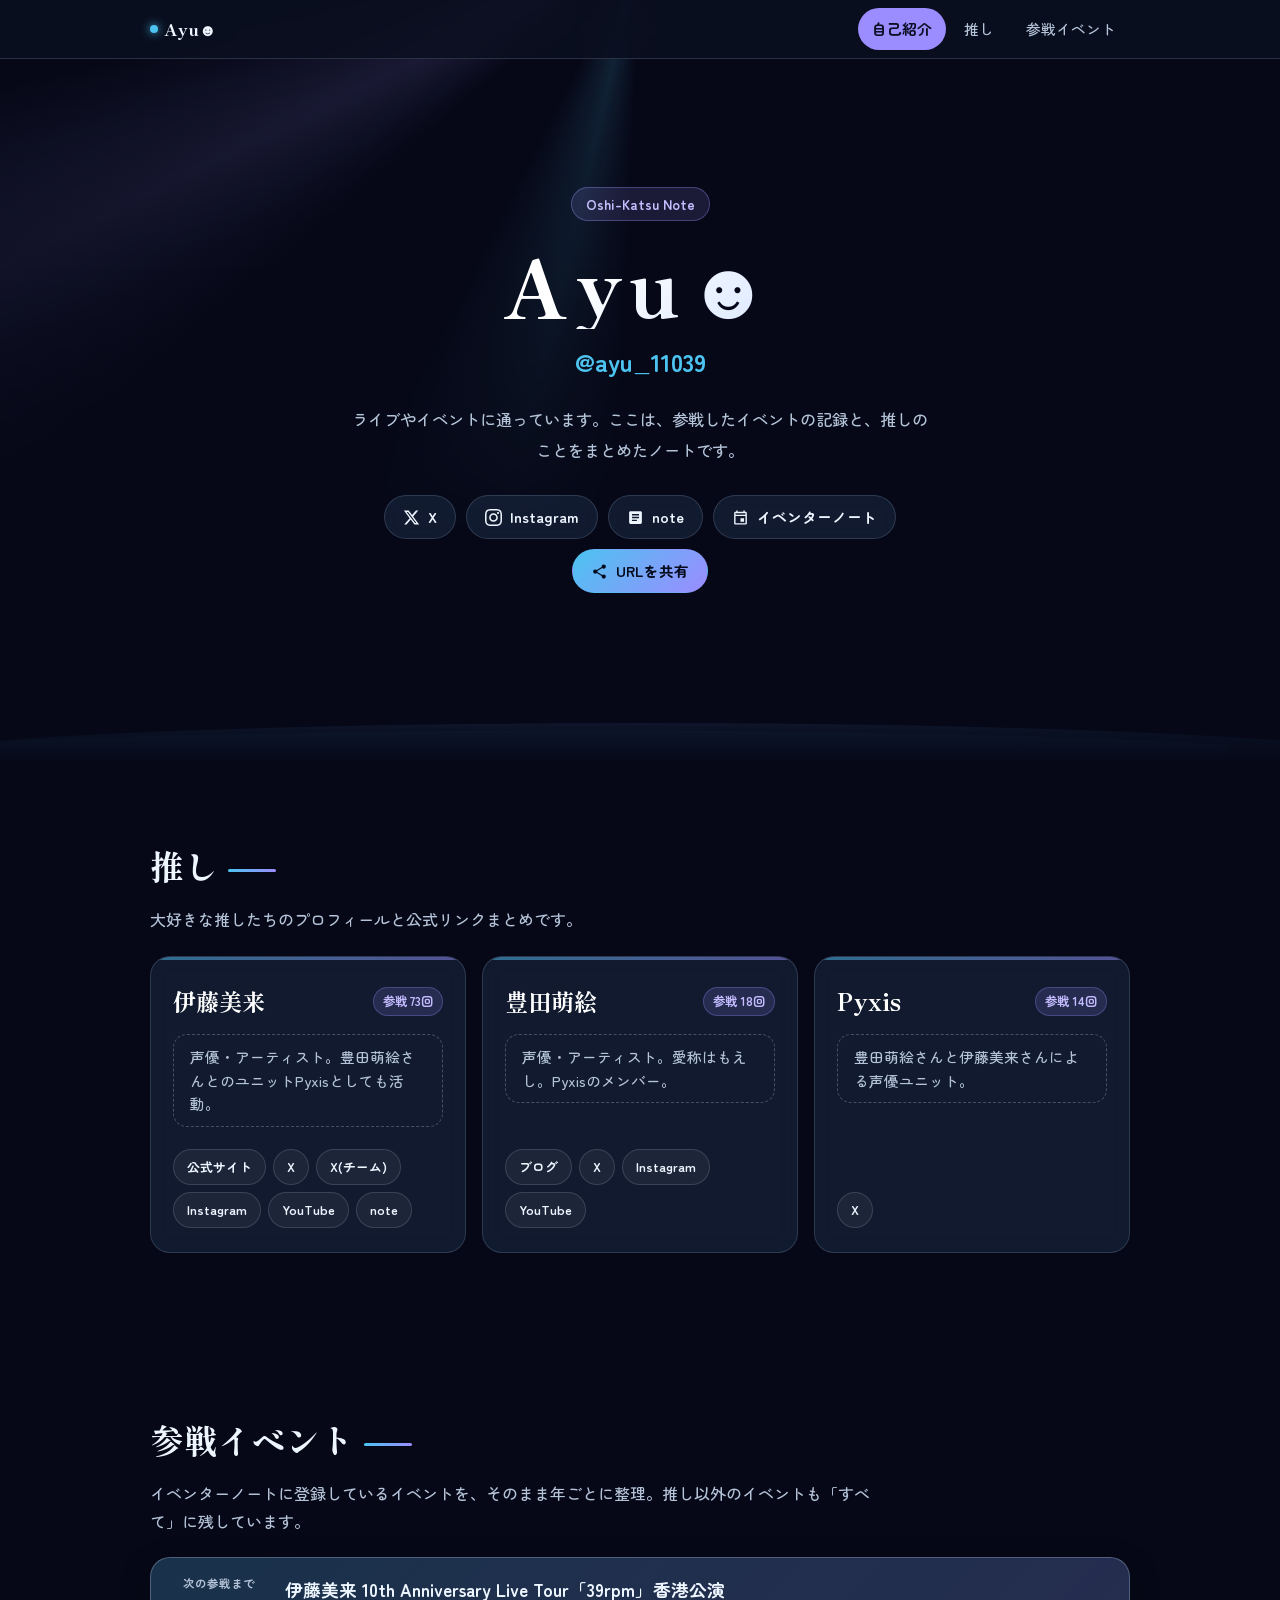
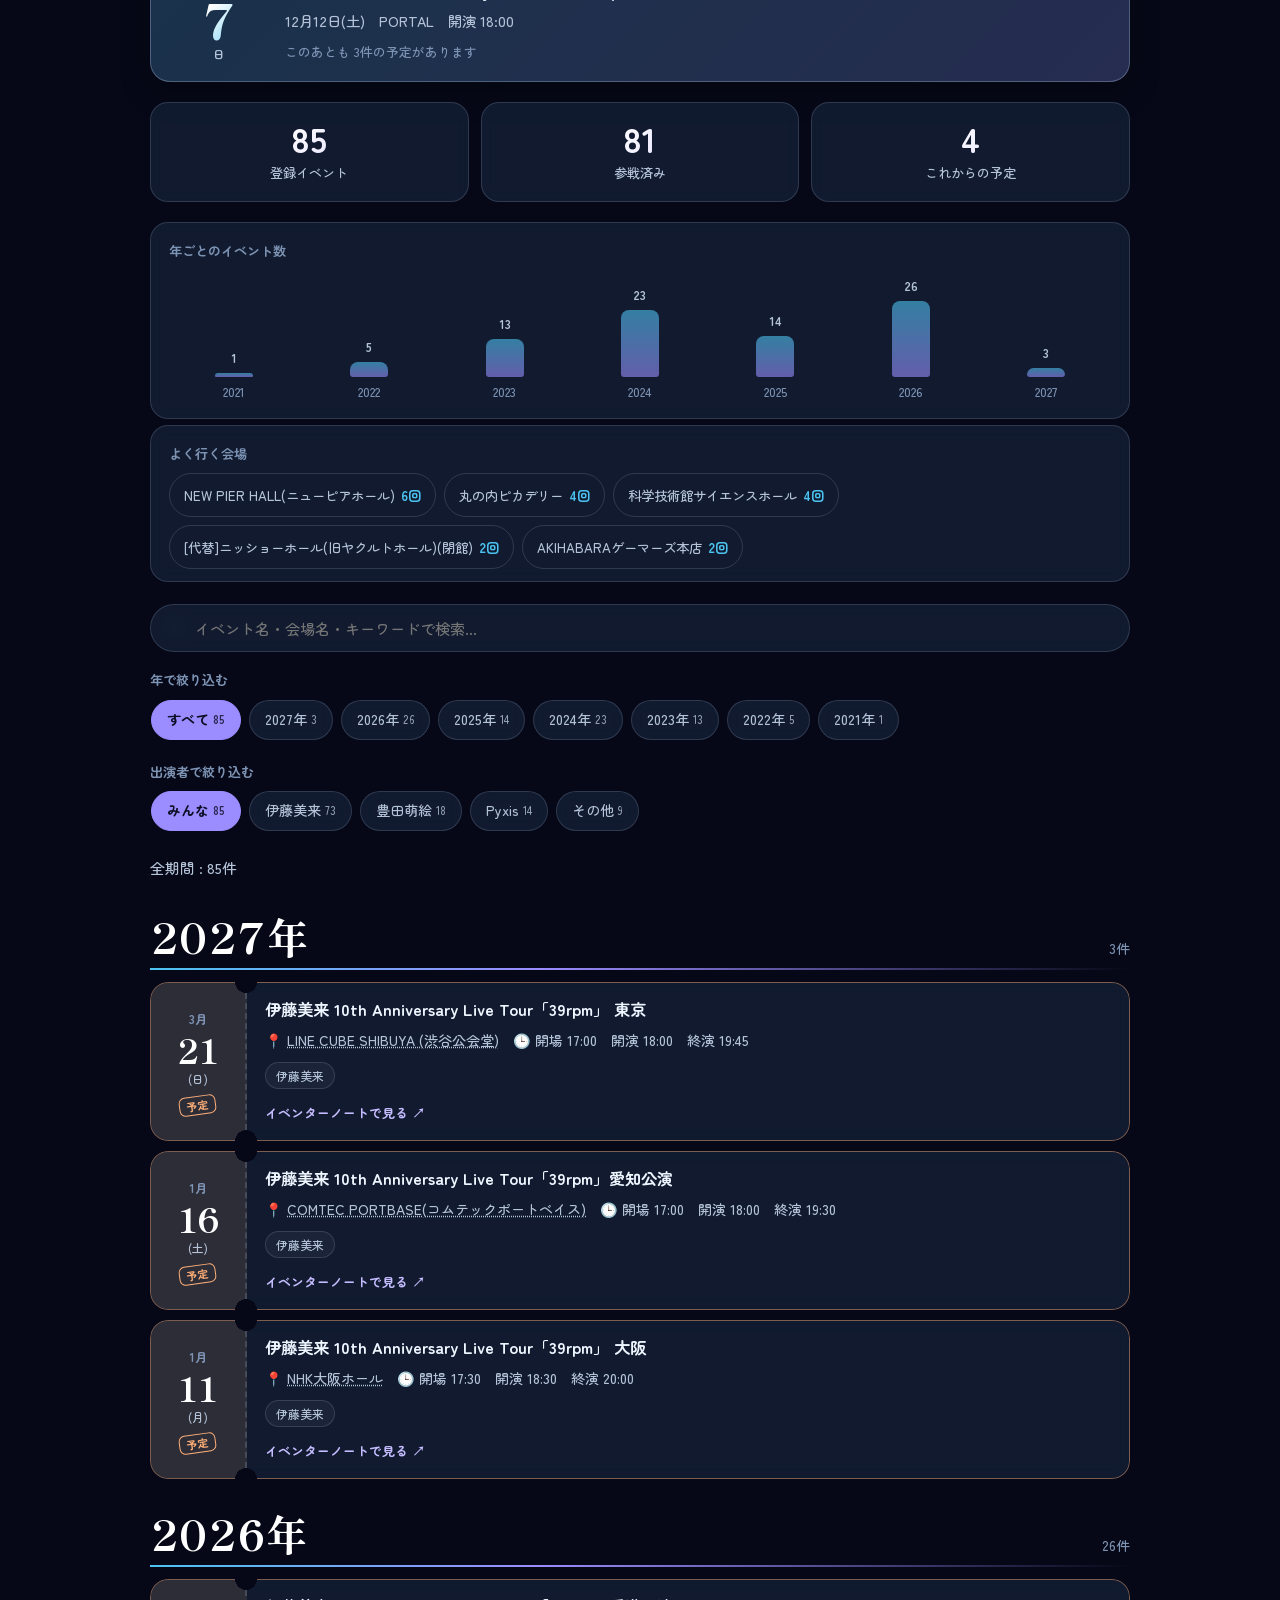
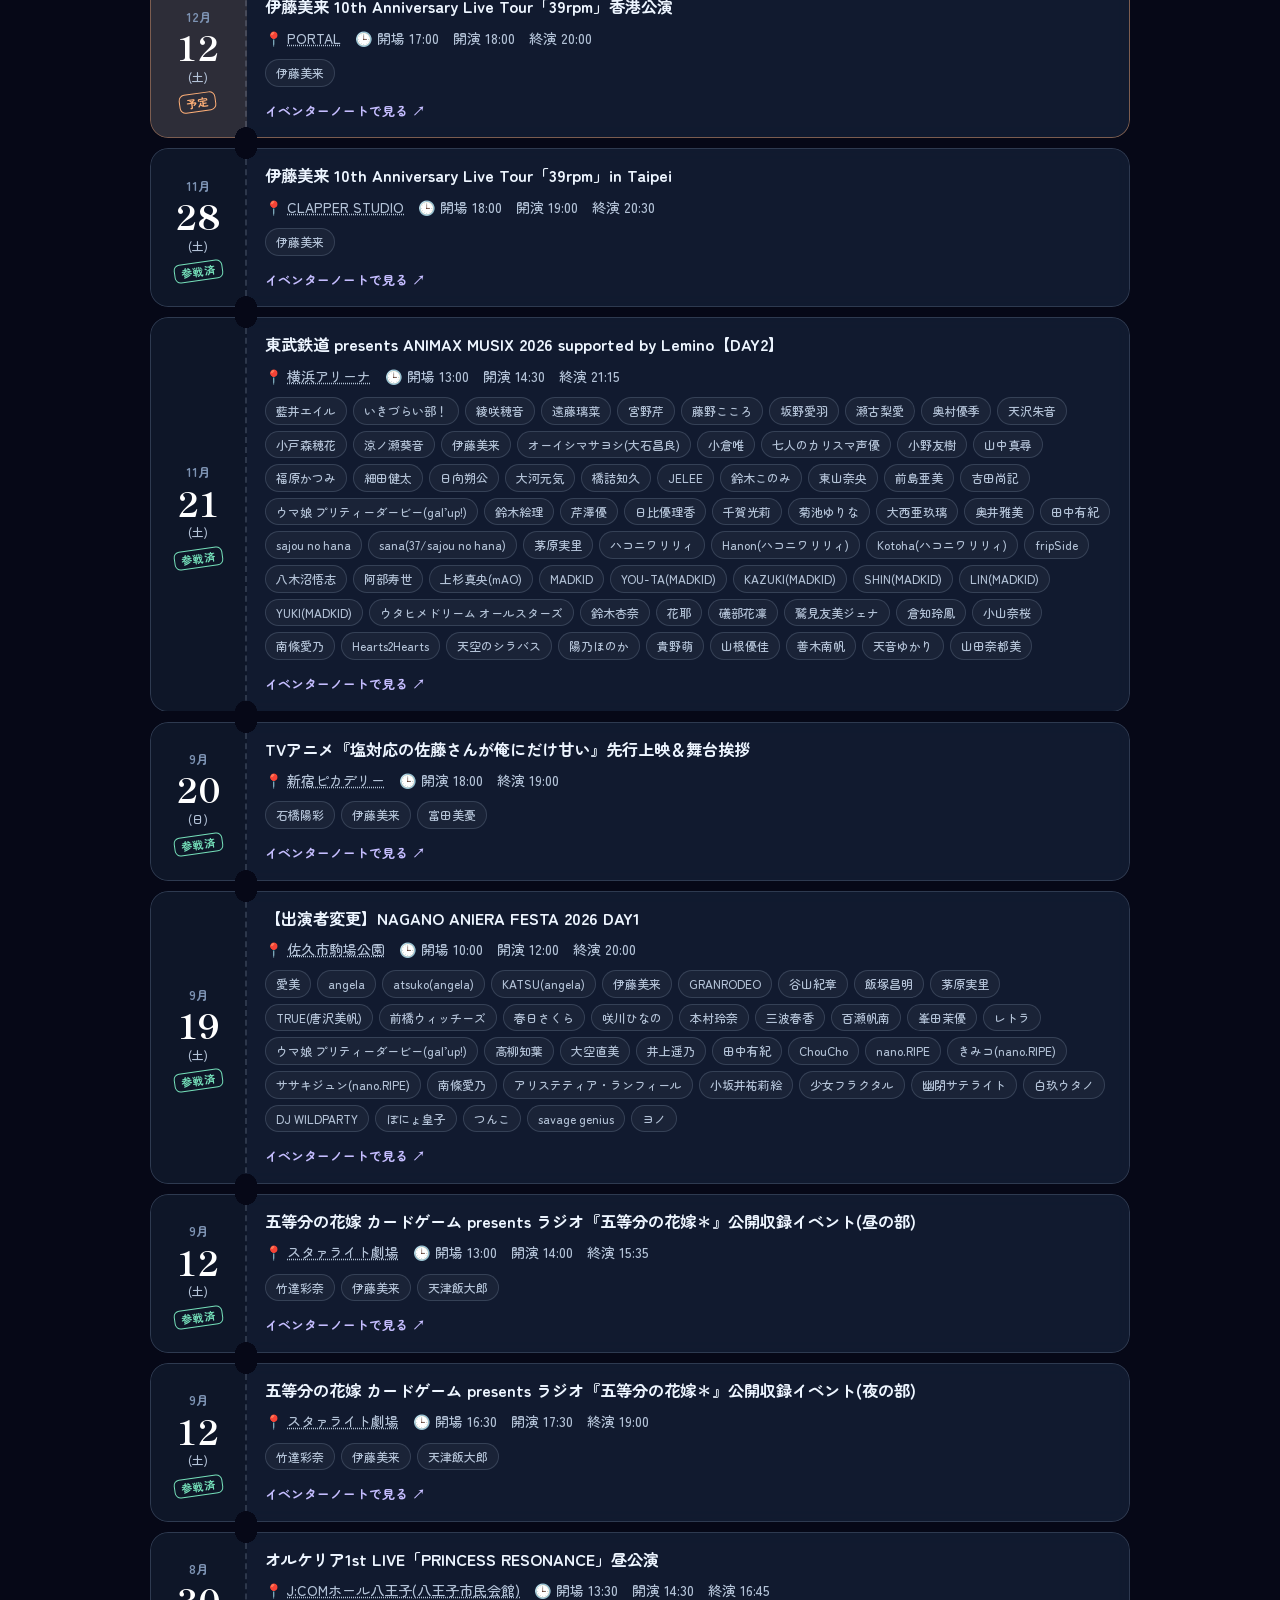
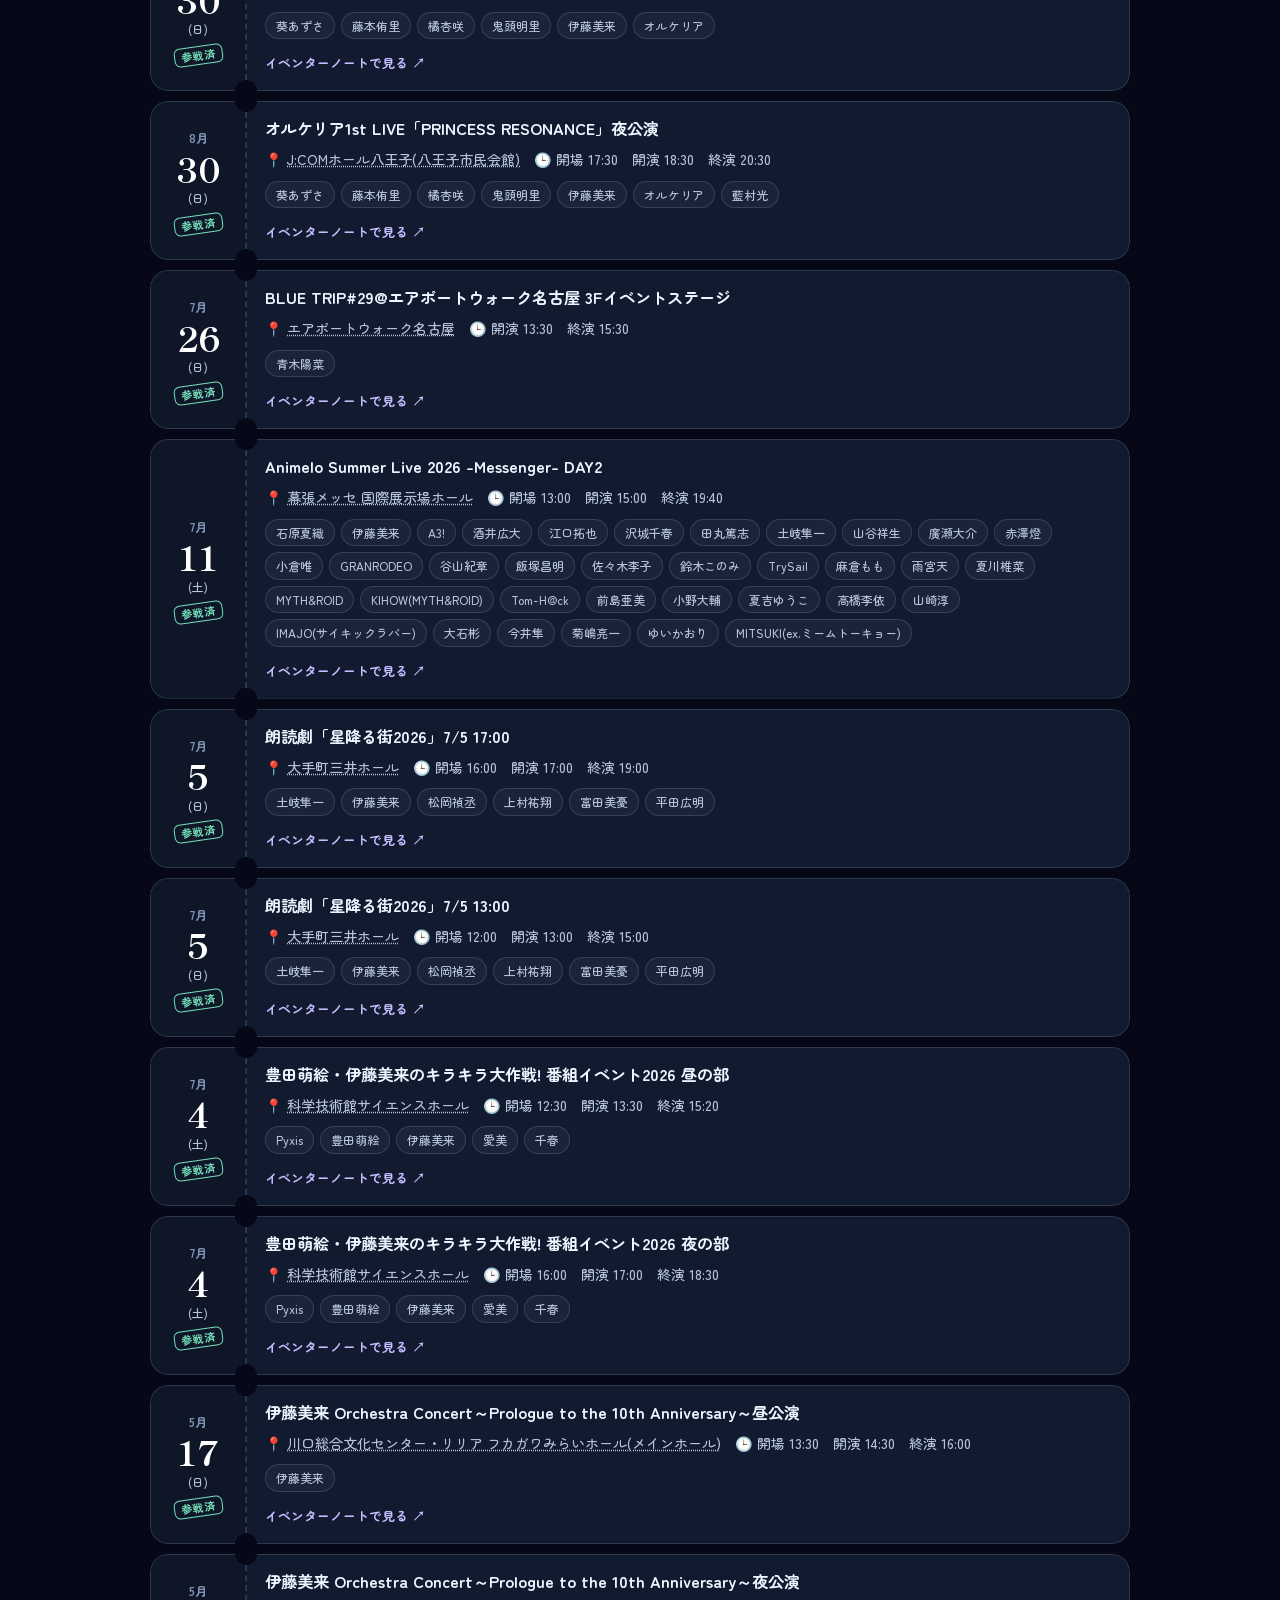
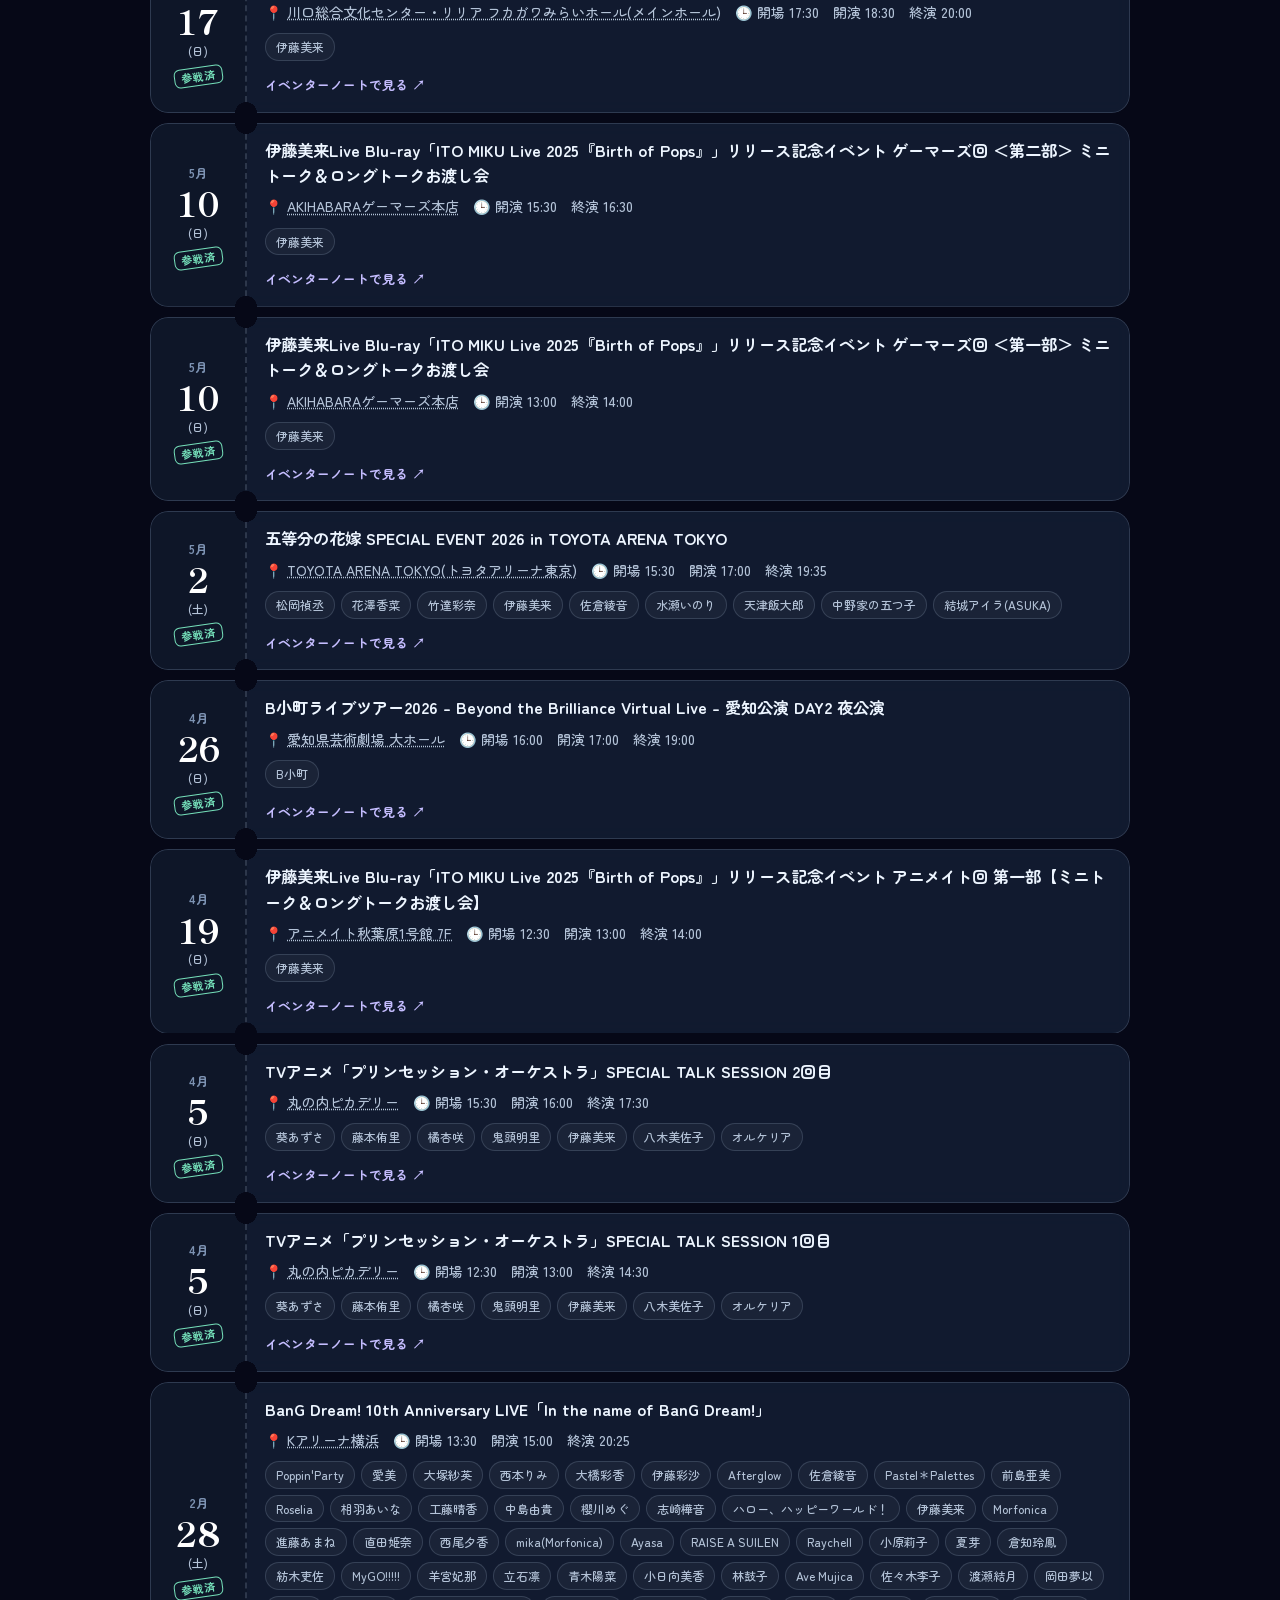
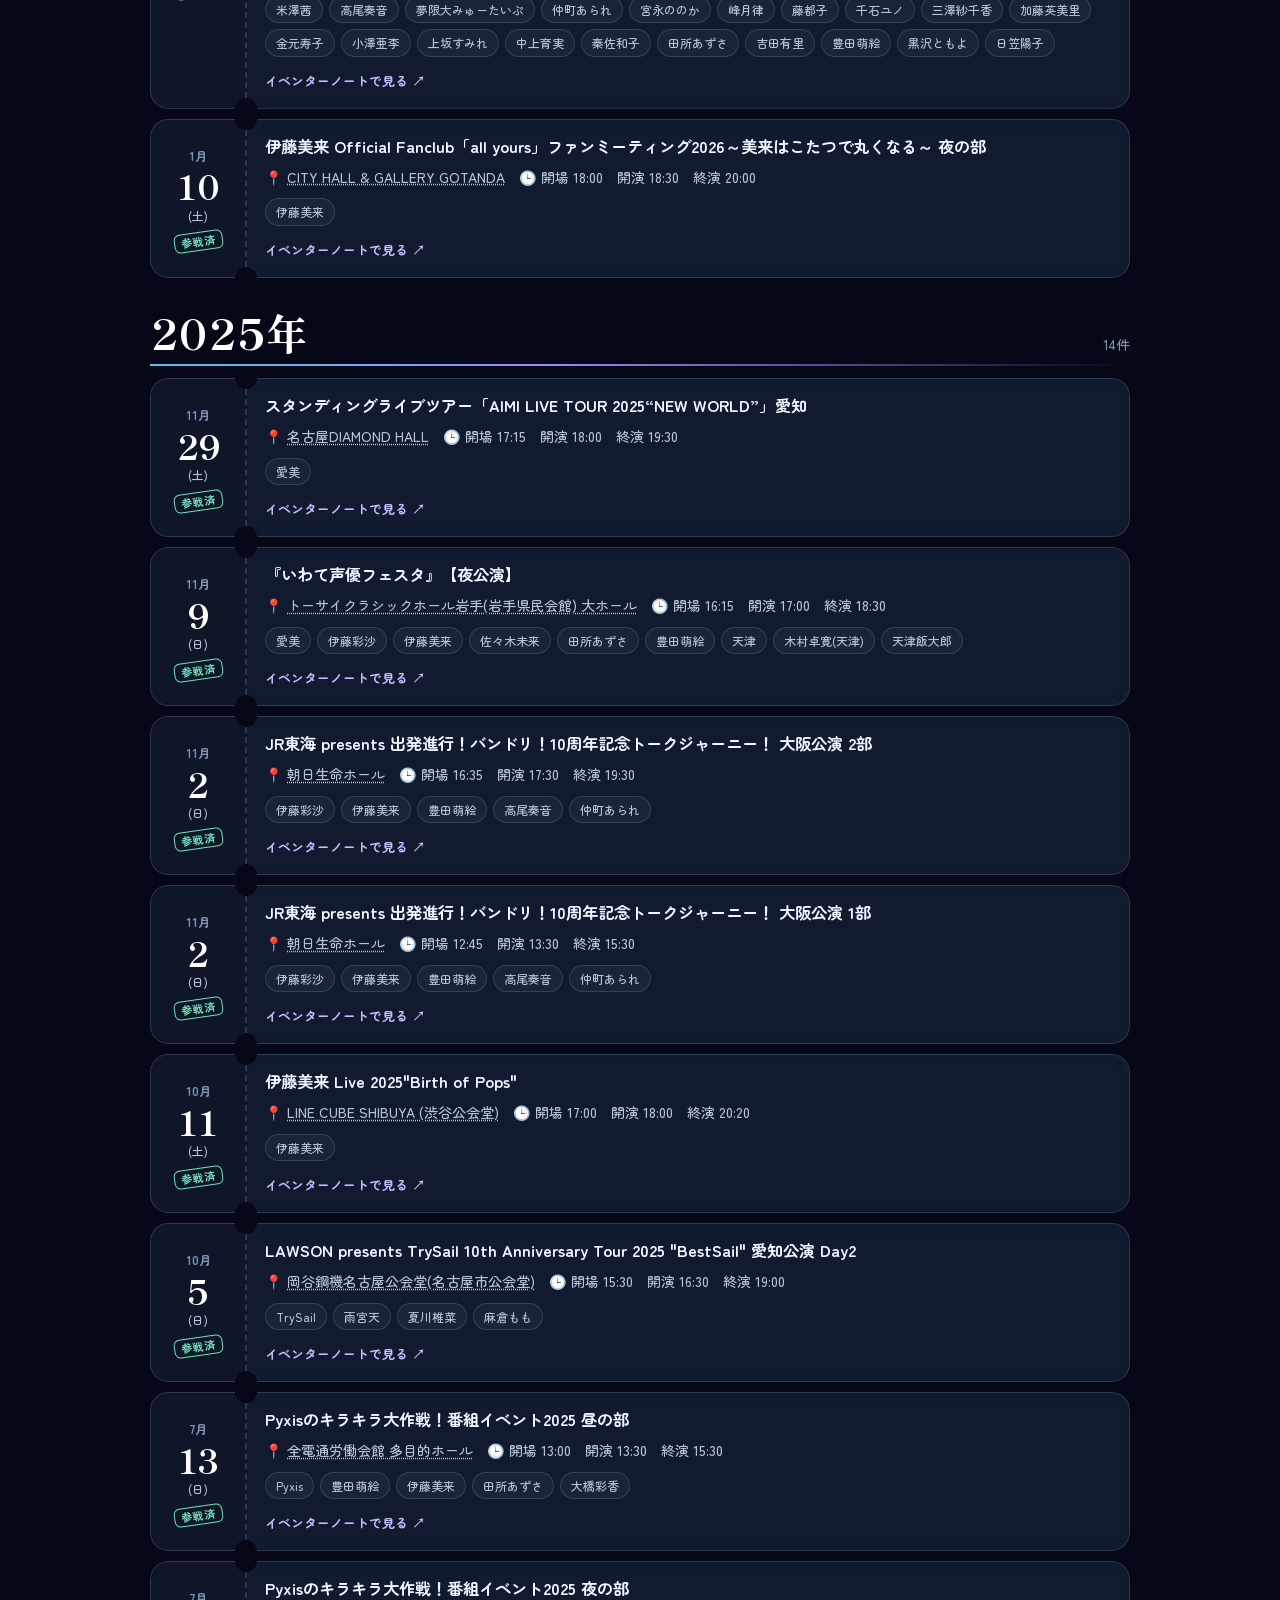
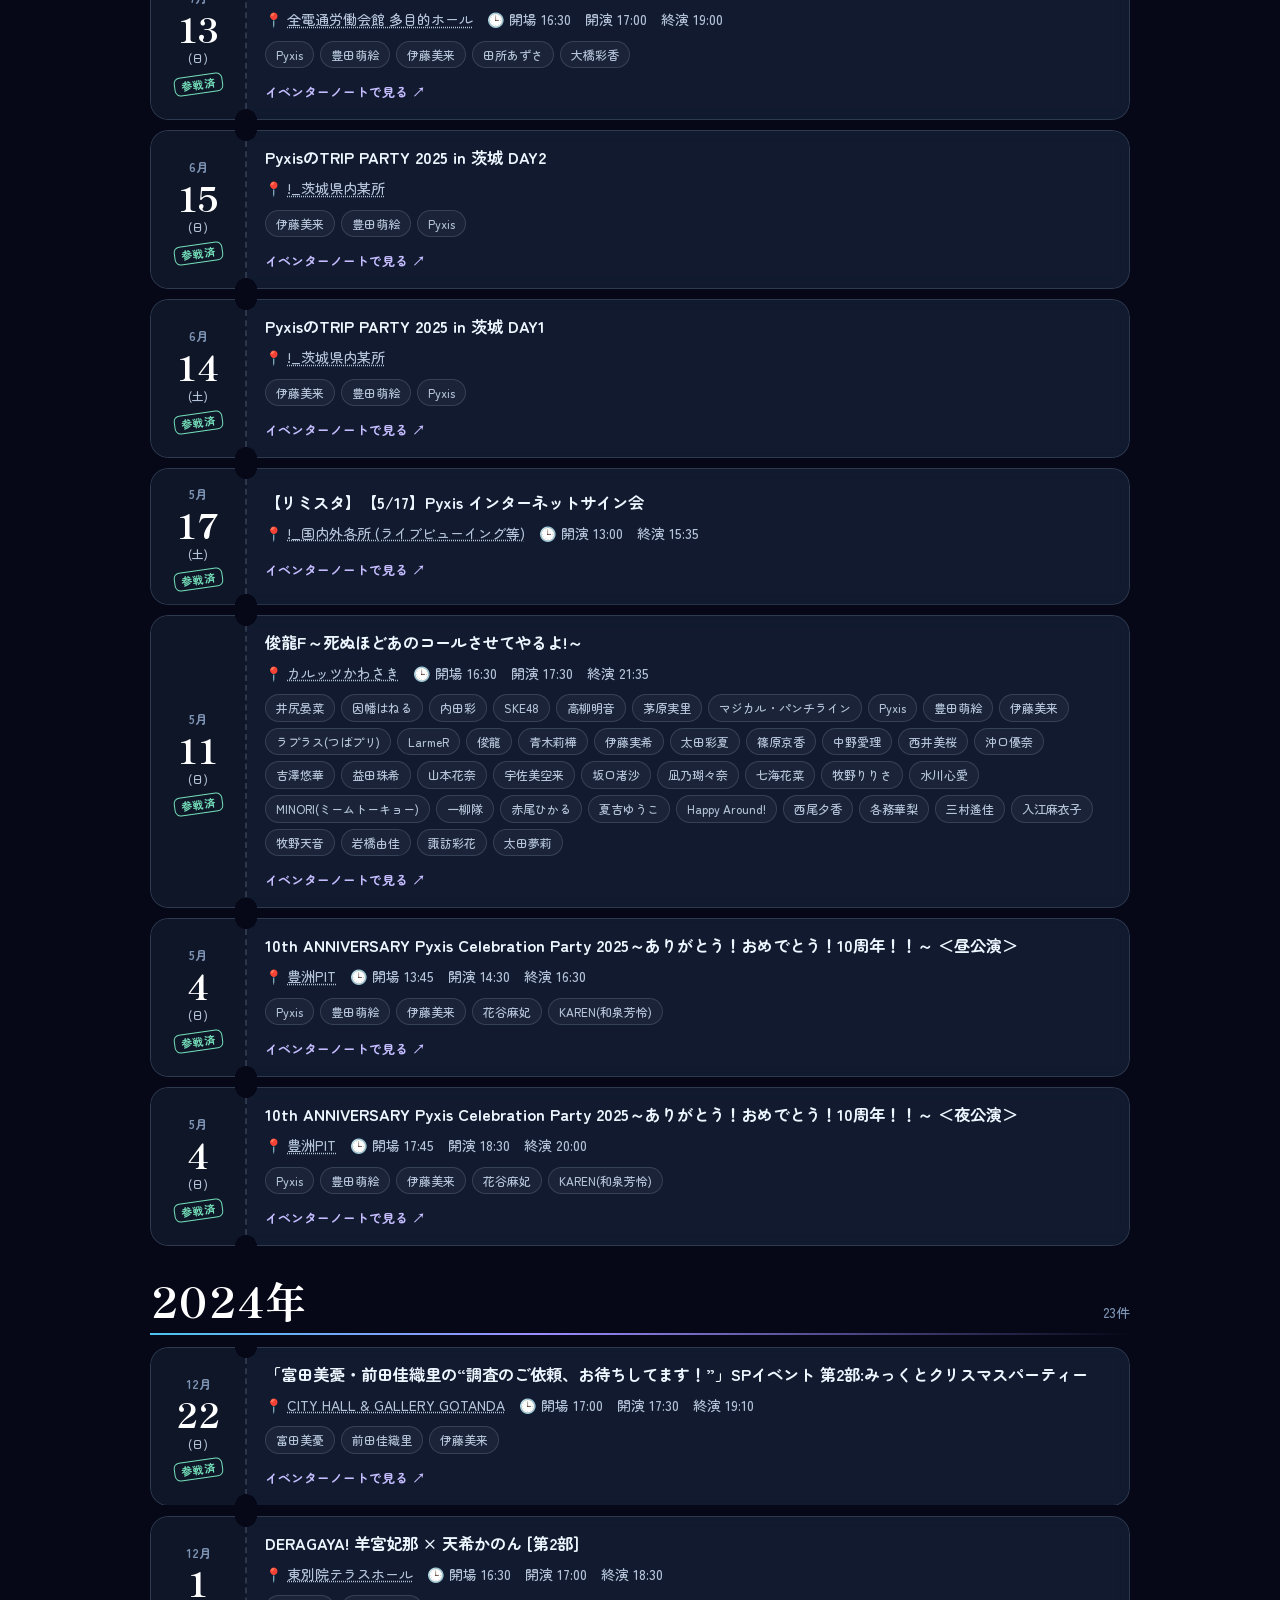
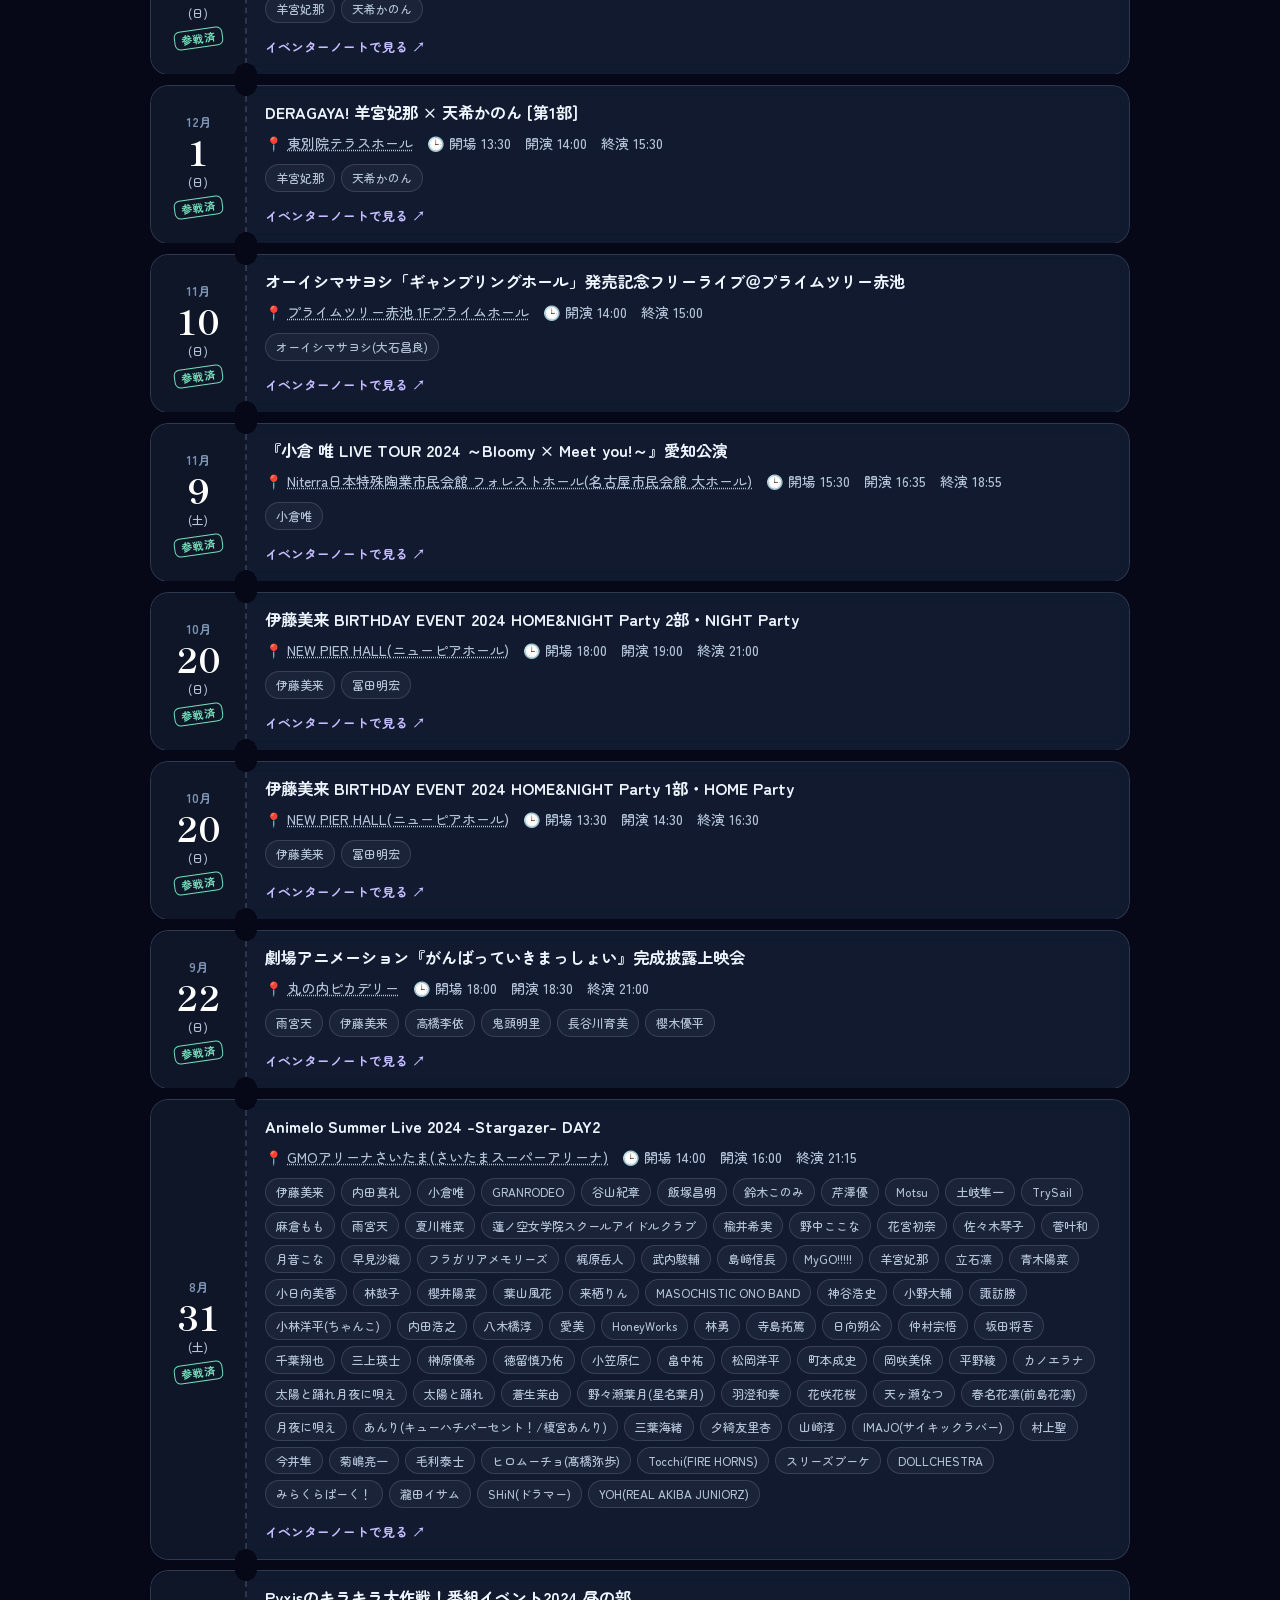
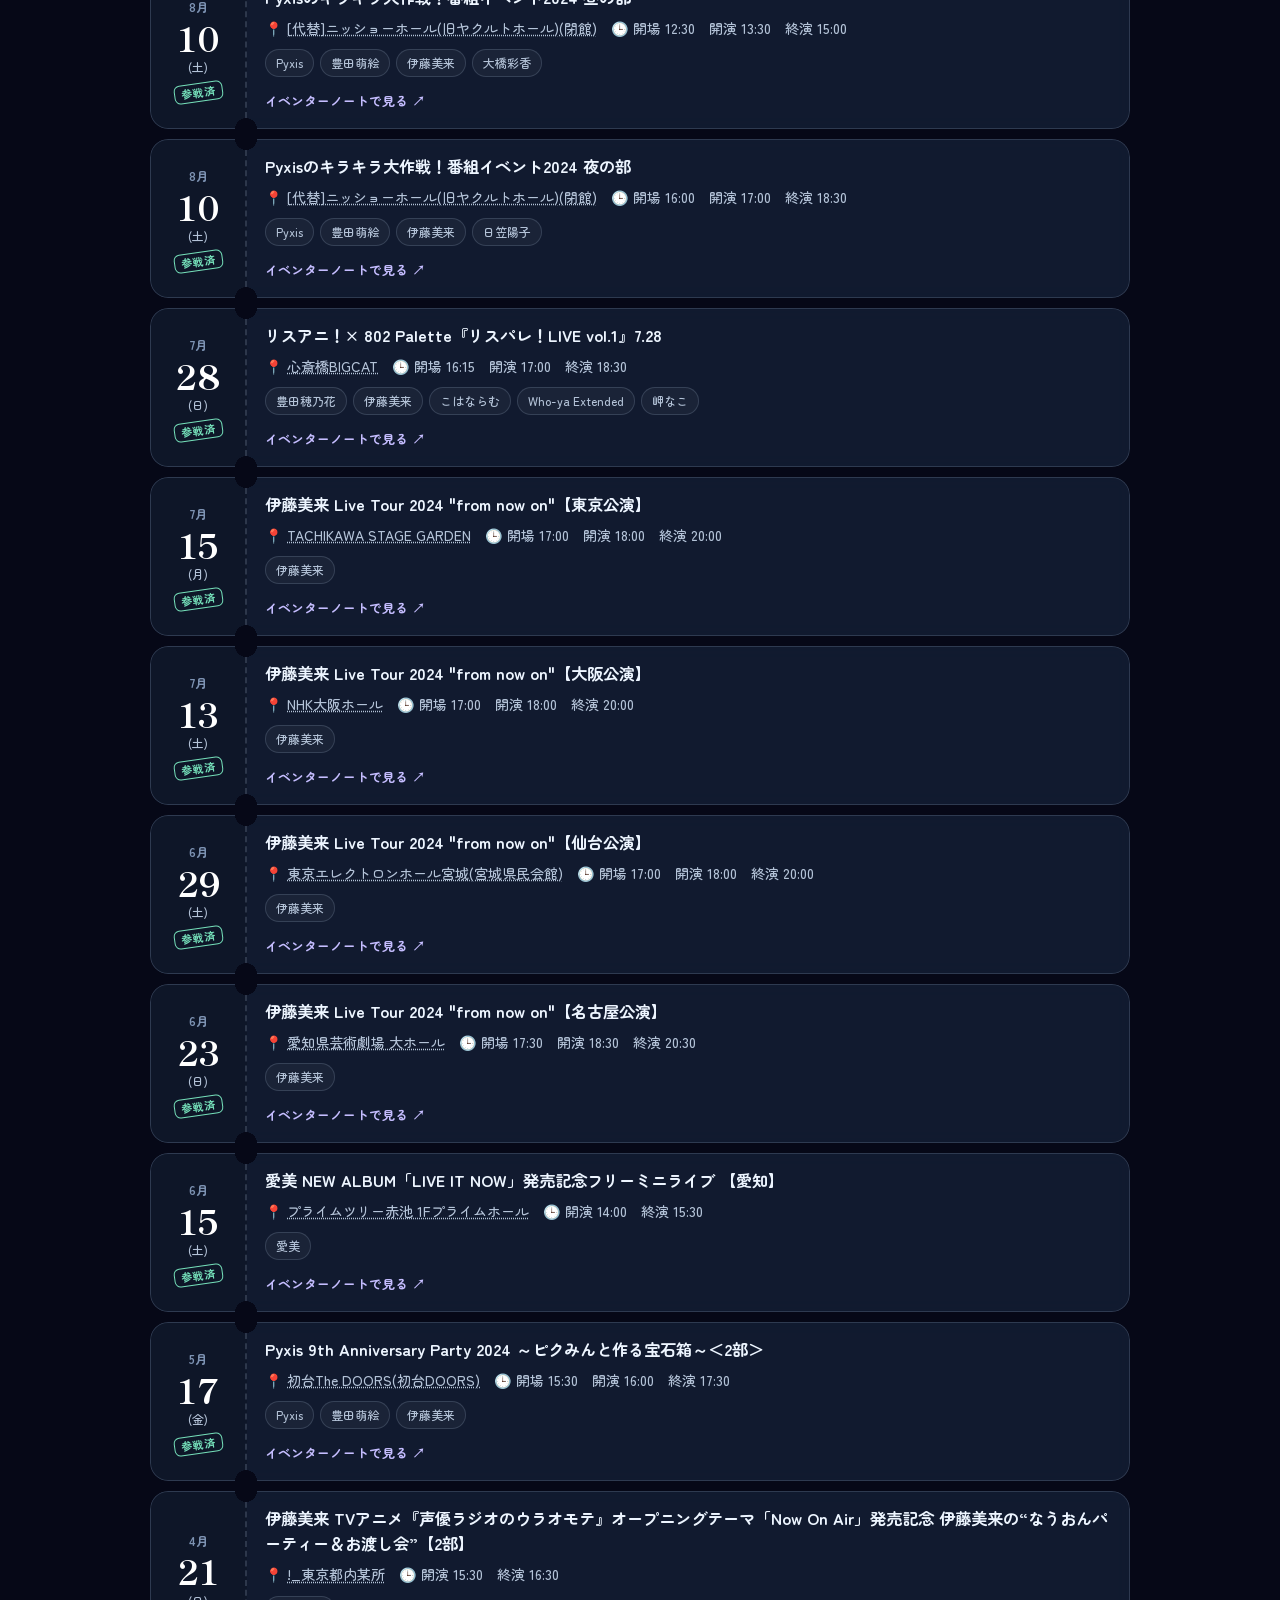
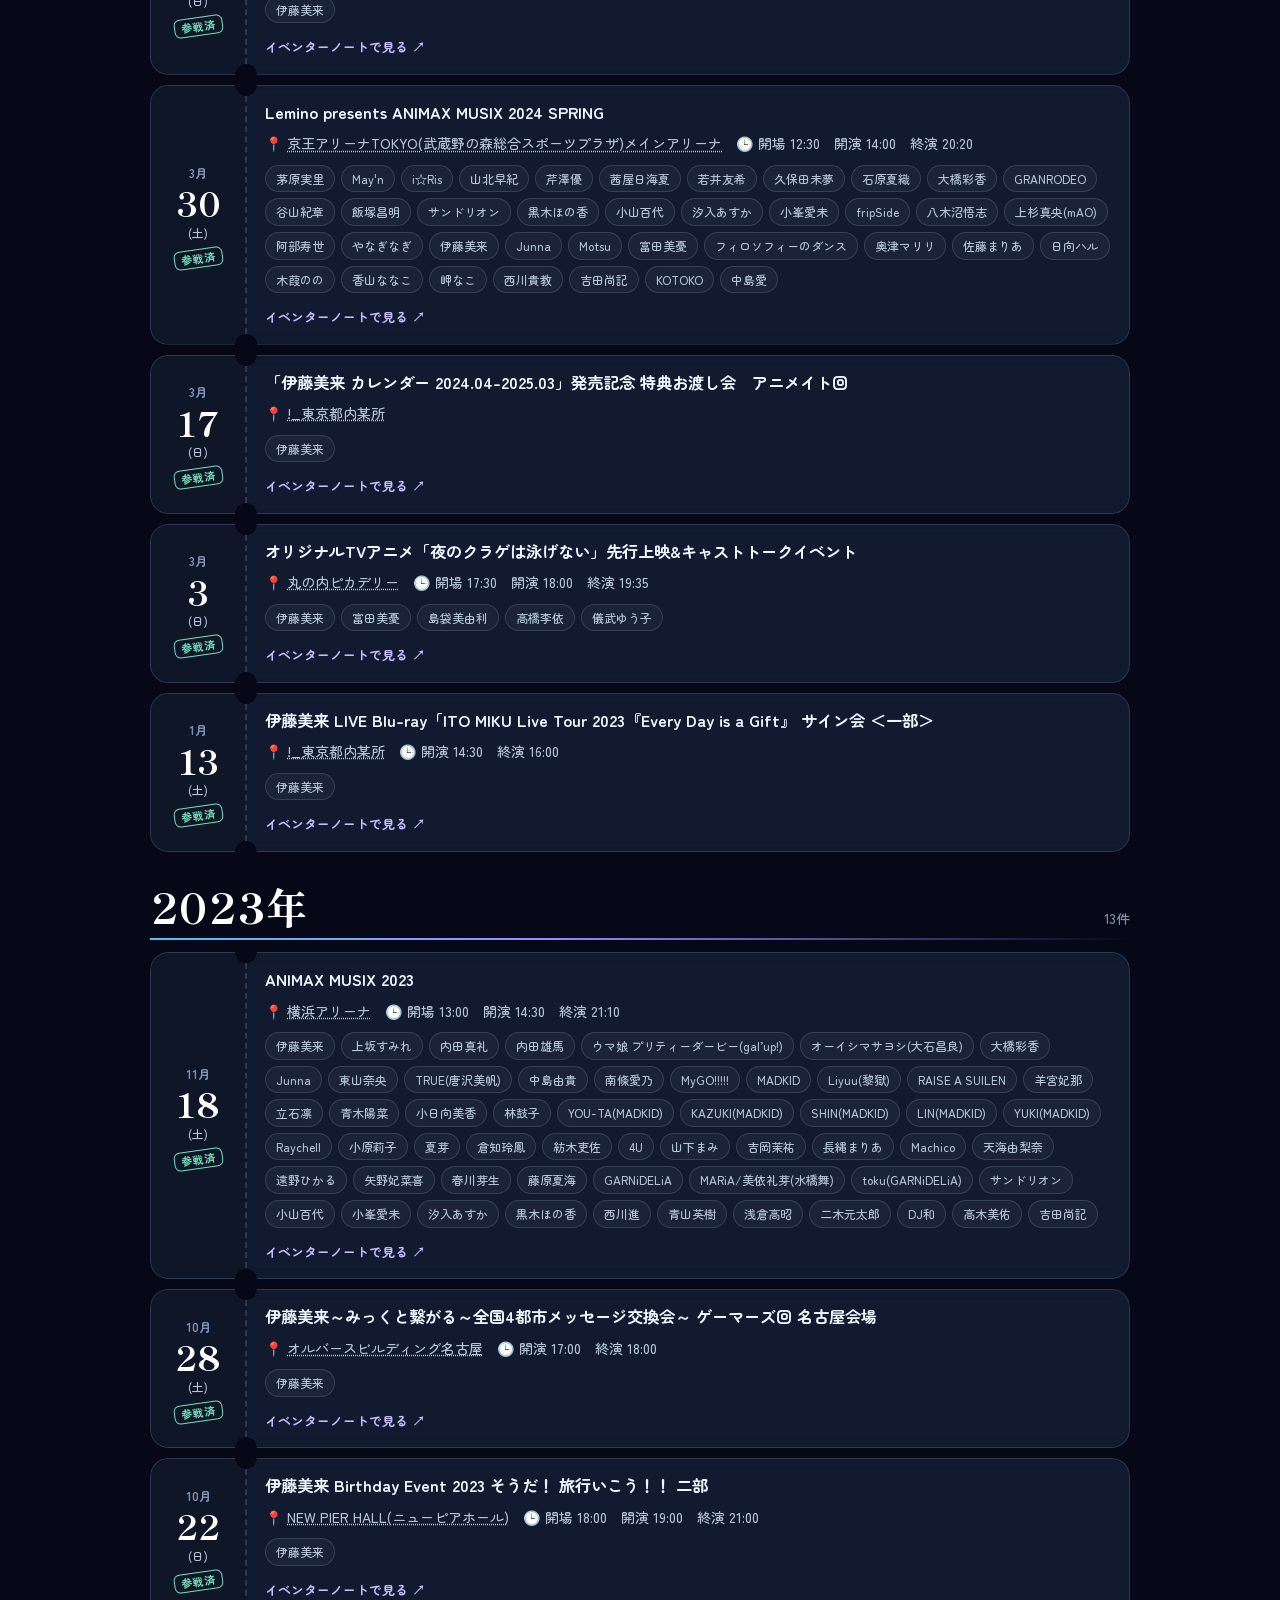
<file: index.html>
<!DOCTYPE html>
<html lang="ja">
<head>
    <meta charset="utf-8">
    <meta name="viewport" content="width=device-width, initial-scale=1, viewport-fit=cover">
    
    <!-- 基本情報 -->
    <title>Ayu(@ayu_11039)</title>
    <meta name="description" content="伊藤美来さん・豊田萌絵さん・Pyxisを中心に、参戦したライブやイベントの記録と推しの情報をまとめた推し活ノート。イベンターノート連携。">
    <meta name="author" content="Ayu (@ayu_11039)">
    <link rel="canonical" href="https://ayu11039.github.io/ayu-oshi-note/">
    
    <!-- OGP (Open Graph Protocol) / SNS共有用 -->
    <meta property="og:title" content="Ayu(@ayu_11039)">
    <meta property="og:description" content="伊藤美来さん・豊田萌絵さん・Pyxisを中心とした参戦イベント記録＆推し活ノート。これまでの参戦記録とこれからの予定をまとめています。">
    <meta property="og:type" content="website">
    <meta property="og:url" content="https://ayu11039.github.io/ayu-oshi-note/">
    <meta property="og:site_name" content="Ayu 推し活ノート">
    <meta property="og:locale" content="ja_JP">
    
    <!-- Twitter Card -->
    <meta name="twitter:card" content="summary">
    <meta name="twitter:site" content="@ayu_11039">
    <meta name="twitter:creator" content="@ayu_11039">
    <meta name="twitter:title" content="Ayu(@ayu_11039)">
    <meta name="twitter:description" content="伊藤美来さん・豊田萌絵さん・Pyxisのライブ・イベント参戦記録まとめ。">
    
    <!-- モバイル & テーマ設定 -->
    <meta name="theme-color" content="#060817">
    <meta name="color-scheme" content="dark">
    <meta name="apple-mobile-web-app-capable" content="yes">
    <meta name="apple-mobile-web-app-status-bar-style" content="black-translucent">
    <meta name="apple-mobile-web-app-title" content="Ayu">
    
    <!-- ファビコン (光る星とハートのSVG) -->
    <link rel="icon" href="data:image/svg+xml,%3Csvg xmlns='http://www.w3.org/2000/svg' viewBox='0 0 100 100'%3E%3Cdefs%3E%3ClinearGradient id='g' x1='0%25' y1='0%25' x2='100%25' y2='100%25'%3E%3Cstop offset='0%25' stop-color='%234CC3F0'/%3E%3Cstop offset='100%25' stop-color='%239B8CFF'/%3E%3C/linearGradient%3E%3C/defs%3E%3Ccircle cx='50' cy='50' r='48' fill='url(%23g)'/%3E%3Cpath d='M50 22 L55 38 L72 38 L58 49 L63 65 L50 55 L37 65 L42 49 L28 38 L45 38 Z' fill='white'/%3E%3C/svg%3E">
    <link rel="apple-touch-icon" href="data:image/svg+xml,%3Csvg xmlns='http://www.w3.org/2000/svg' viewBox='0 0 100 100'%3E%3Cdefs%3E%3ClinearGradient id='g' x1='0%25' y1='0%25' x2='100%25' y2='100%25'%3E%3Cstop offset='0%25' stop-color='%234CC3F0'/%3E%3Cstop offset='100%25' stop-color='%239B8CFF'/%3E%3C/linearGradient%3E%3C/defs%3E%3Crect width='100' height='100' rx='24' fill='url(%23g)'/%3E%3Cpath d='M50 24 L55 40 L72 40 L58 51 L63 67 L50 57 L37 67 L42 51 L28 40 L45 40 Z' fill='white'/%3E%3C/svg%3E">
    
    <!-- Google Fonts -->
    <link rel="preconnect" href="https://fonts.googleapis.com">
    <link rel="preconnect" href="https://fonts.gstatic.com" crossorigin>
    <link href="https://fonts.googleapis.com/css2?family=Zen+Maru+Gothic:wght@500;700&display=swap" rel="stylesheet">
    
    <style>
        :root {
            --ink: #edf5ff;
            --muted: #b4c3d8;
            --dim: #7d93b3;
            --bg-base: #060817;
            --card: rgba(20, 31, 53, 0.82);
            --card-hover: rgba(28, 44, 74, 0.92);
            --panel: #18243b;
            --line: rgba(205, 222, 255, 0.16);
            --line-strong: rgba(205, 222, 255, 0.28);
            --accent: #9b8cff;
            --accent2: #4cc3f0;
            --accent-ink: #c5bdff;
            --ok: #75e0ba;
            --future: #ffb078;
            --radius: 20px;
            --radius-sm: 12px;
            --font: "Zen Maru Gothic", -apple-system, BlinkMacSystemFont, "Hiragino Maru Gothic ProN", "Hiragino Sans", "Yu Gothic UI", sans-serif;
            color-scheme: dark;
        }

        * {
            box-sizing: border-box;
            margin: 0;
            padding: 0;
        }

        html {
            scroll-behavior: smooth;
            scroll-padding-top: 76px;
            -webkit-text-size-adjust: 100%;
            background: var(--bg-base);
            color: var(--ink);
        }

        body {
            font: 500 1rem/1.8 var(--font);
            color: var(--ink);
            background: var(--bg-base);
            min-height: 100vh;
            overflow-x: hidden;
            position: relative;
        }

        a {
            color: var(--accent-ink);
            text-decoration: none;
            transition: color .2s ease;
        }

        a:hover {
            color: #fff;
        }

        button {
            font: inherit;
            color: inherit;
            border: none;
            background: none;
            cursor: pointer;
        }

        [hidden] {
            display: none !important;
        }

        :focus-visible {
            outline: 3px solid var(--accent);
            outline-offset: 3px;
        }

        /* 背景オーロラ & 演出 */
        .bg {
            position: fixed;
            inset: 0;
            z-index: -3;
            overflow: hidden;
            background: #060817;
            pointer-events: none;
        }

        .bg::before {
            content: "";
            position: absolute;
            inset: -20% -10%;
            background:
                radial-gradient(54% 36% at 16% 26%, rgba(56, 189, 248, .36), transparent 70%),
                radial-gradient(48% 40% at 84% 16%, rgba(139, 92, 246, .44), transparent 70%),
                radial-gradient(52% 34% at 62% 84%, rgba(236, 72, 153, .24), transparent 72%),
                radial-gradient(42% 28% at 24% 88%, rgba(45, 212, 191, .22), transparent 70%),
                linear-gradient(180deg, #05071a 0%, #0a1033 52%, #0c0a26 100%);
            animation: bgSlide 44s ease-in-out infinite alternate;
        }

        .bg::after {
            content: "";
            position: absolute;
            inset: -10% -15% 35% -15%;
            background: repeating-linear-gradient(100deg, rgba(56, 189, 248, 0) 0 70px, rgba(56, 189, 248, .10) 105px, rgba(139, 92, 246, .12) 150px, rgba(236, 72, 153, .06) 185px, rgba(56, 189, 248, 0) 240px);
            -webkit-mask-image: linear-gradient(180deg, transparent 0, #000 32%, transparent 88%);
            mask-image: linear-gradient(180deg, transparent 0, #000 32%, transparent 88%);
            animation: curtain 26s ease-in-out infinite alternate;
            will-change: transform;
        }

        .orbs {
            position: fixed;
            inset: 0;
            z-index: -2;
            pointer-events: none;
            overflow: hidden;
        }

        .orbs i {
            position: absolute;
            border-radius: 50%;
            mix-blend-mode: screen;
            opacity: .75;
            will-change: transform;
        }

        .orbs i:nth-child(1) {
            width: 55vmax;
            height: 55vmax;
            left: -18vmax;
            top: -18vmax;
            background: radial-gradient(circle, rgba(56, 189, 248, .50) 0, transparent 68%);
            animation: drift1 38s ease-in-out infinite alternate;
        }

        .orbs i:nth-child(2) {
            width: 48vmax;
            height: 48vmax;
            right: -16vmax;
            top: 25vh;
            background: radial-gradient(circle, rgba(139, 92, 246, .52) 0, transparent 68%);
            animation: drift2 46s ease-in-out infinite alternate;
        }

        .orbs i:nth-child(3) {
            width: 40vmax;
            height: 40vmax;
            left: 20vw;
            bottom: -20vmax;
            background: radial-gradient(circle, rgba(236, 72, 153, .38) 0, transparent 68%);
            animation: drift3 52s ease-in-out infinite alternate;
        }

        .bubbles {
            position: fixed;
            inset: 0;
            z-index: -1;
            width: 100%;
            height: 100%;
            pointer-events: none;
        }

        .progress {
            position: fixed;
            top: 0;
            left: 0;
            right: 0;
            height: 3px;
            z-index: 50;
            background: linear-gradient(90deg, var(--accent2), var(--accent));
            transform: scaleX(0);
            transform-origin: 0 50%;
        }

        .wrap {
            max-width: 1040px;
            margin: 0 auto;
            padding-inline: max(clamp(16px, 4vw, 30px), env(safe-area-inset-left));
            padding-right: max(clamp(16px, 4vw, 30px), env(safe-area-inset-right));
        }

        /* ナビゲーションバー */
        .nav {
            position: sticky;
            top: 0;
            z-index: 30;
            background: rgba(11, 16, 32, 0.85);
            border-bottom: 1px solid var(--line);
            backdrop-filter: blur(16px);
            -webkit-backdrop-filter: blur(16px);
            padding-top: env(safe-area-inset-top);
        }

        .nav .wrap {
            display: flex;
            align-items: center;
            gap: 12px;
            min-height: 58px;
        }

        .brand {
            font-weight: 700;
            font-size: 1.05rem;
            white-space: nowrap;
            color: var(--ink);
            display: flex;
            align-items: center;
            gap: 6px;
        }

        .brand-dot {
            width: 8px;
            height: 8px;
            border-radius: 50%;
            background: var(--accent2);
            box-shadow: 0 0 10px var(--accent2);
        }

        .links {
            display: flex;
            gap: 4px;
            margin-left: auto;
            overflow: auto;
            scrollbar-width: none;
        }

        .links::-webkit-scrollbar {
            display: none;
        }

        .links a {
            padding: 8px 14px;
            border-radius: 999px;
            color: var(--muted);
            white-space: nowrap;
            font-size: .92rem;
            transition: all .2s ease;
        }

        .links a:hover {
            color: #fff;
            background: var(--line);
        }

        .links a[aria-current="true"] {
            background: var(--accent);
            color: #0b0f24;
            font-weight: 700;
        }

        /* ヒーローセクション */
        .hero {
            position: relative;
            overflow: hidden;
            display: grid;
            place-items: center;
            text-align: center;
            min-height: min(78svh, 720px);
            padding: 80px 0 120px;
        }

        .hero .wrap {
            position: relative;
            z-index: 1;
            max-width: 680px;
        }

        .badge-user {
            display: inline-flex;
            align-items: center;
            gap: 6px;
            padding: 4px 14px;
            border-radius: 999px;
            background: rgba(155, 140, 255, 0.14);
            border: 1px solid rgba(155, 140, 255, 0.35);
            color: var(--accent-ink);
            font-size: .85rem;
            font-weight: 700;
            margin-bottom: 1rem;
        }

        .hero h1 {
            font-size: clamp(2.6rem, 9vw, 5rem);
            line-height: 1.15;
            letter-spacing: .04em;
            margin: 0;
            font-weight: 700;
            background: linear-gradient(135deg, #ffffff 40%, #c2d9ff 100%);
            -webkit-background-clip: text;
            -webkit-text-fill-color: transparent;
        }

        .hero h1 .ch {
            display: inline-block;
            animation: drop .85s cubic-bezier(.2, .8, .2, 1) backwards;
            animation-delay: calc(var(--i) * 60ms + 60ms);
        }

        .id {
            font-size: clamp(1.2rem, 3.5vw, 1.55rem);
            font-weight: 700;
            color: var(--accent2);
            margin: .4em 0 .8em;
            display: inline-flex;
            align-items: center;
            gap: 4px;
        }

        .bio {
            max-width: 36em;
            margin: 0 auto 1.8em;
            color: var(--muted);
            font-size: 1.02rem;
            line-height: 1.9;
        }

        .acc {
            display: flex;
            flex-wrap: wrap;
            justify-content: center;
            gap: 10px;
        }

        /* ボタンスタイル */
        .btn {
            display: inline-flex;
            align-items: center;
            justify-content: center;
            gap: 8px;
            min-height: 44px;
            padding: 0 18px;
            border-radius: 999px;
            border: 1.5px solid var(--accent);
            background: var(--accent);
            color: #0b0f24;
            font-weight: 700;
            font-size: .92rem;
            cursor: pointer;
            transition: all .25s ease;
        }

        .btn svg {
            width: 17px;
            height: 17px;
            fill: currentColor;
            flex-shrink: 0;
        }

        .btn.soft {
            background: var(--card);
            border-color: var(--line);
            color: var(--ink);
            backdrop-filter: blur(8px);
            -webkit-backdrop-filter: blur(8px);
        }

        .btn.soft:hover {
            background: var(--card-hover);
            border-color: var(--accent);
            color: #fff;
            transform: translateY(-2px);
            box-shadow: 0 6px 16px rgba(0, 0, 0, 0.3);
        }

        .btn.primary {
            background: linear-gradient(135deg, var(--accent2), var(--accent));
            border-color: transparent;
            color: #050b1c;
        }

        .btn.primary:hover {
            transform: translateY(-2px);
            box-shadow: 0 6px 20px rgba(76, 195, 240, 0.4);
        }

        .wave {
            --wh: 72px;
            position: absolute;
            left: 0;
            right: 0;
            bottom: -1px;
            height: var(--wh);
            background: linear-gradient(180deg, rgba(155, 140, 255, .25), rgba(56, 189, 248, .05) 60%, transparent);
            clip-path: ellipse(60% 54% at 50% 100%);
            opacity: .9;
            pointer-events: none;
        }

        .wave.w2 {
            --wh: 58px;
            opacity: .35;
            transform: translateX(-4%);
            animation: waveAnim 15s linear infinite;
        }

        /* セクション共通 */
        .block {
            padding-block: clamp(48px, 7vw, 82px);
        }

        .block h2 {
            font-size: clamp(1.6rem, 4.5vw, 2.1rem);
            margin: 0 0 .5em;
            line-height: 1.35;
            font-weight: 700;
            display: flex;
            align-items: center;
            gap: 10px;
        }

        .block h2::after {
            content: "";
            display: block;
            width: 48px;
            height: 3px;
            border-radius: 2px;
            background: linear-gradient(90deg, var(--accent2), var(--accent));
            margin-top: .3em;
        }

        .lead {
            max-width: 46em;
            color: var(--muted);
            margin: 0 0 1.4em;
            line-height: 1.75;
        }

        /* 推しセクション (Oshi) */
        .oshi {
            display: grid;
            gap: 16px;
        }

        @media(min-width: 760px) {
            .oshi {
                grid-template-columns: repeat(3, 1fr);
            }
        }

        .tile {
            display: flex;
            flex-direction: column;
            gap: 12px;
            min-height: 200px;
            padding: 24px 22px;
            background: var(--card);
            border: 1px solid var(--line);
            border-radius: var(--radius);
            backdrop-filter: blur(12px);
            -webkit-backdrop-filter: blur(12px);
            transition: all .25s ease;
            position: relative;
            overflow: hidden;
        }

        .tile::before {
            content: "";
            position: absolute;
            top: 0;
            left: 0;
            right: 0;
            height: 3px;
            background: linear-gradient(90deg, var(--accent2), var(--accent));
            opacity: .5;
            transition: opacity .25s ease;
        }

        .tile:hover {
            transform: translateY(-4px);
            border-color: var(--accent);
            box-shadow: 0 12px 28px rgba(0, 0, 0, 0.4);
        }

        .tile:hover::before {
            opacity: 1;
        }

        .tile-head {
            display: flex;
            align-items: center;
            justify-content: space-between;
            gap: 8px;
        }

        .tile h3 {
            margin: 0;
            font-size: 1.45rem;
            font-weight: 700;
            color: #fff;
        }

        .count-badge {
            font-size: .78rem;
            padding: 2px 9px;
            border-radius: 999px;
            background: rgba(155, 140, 255, 0.16);
            color: var(--accent-ink);
            border: 1px solid rgba(155, 140, 255, 0.3);
            white-space: nowrap;
            font-weight: 700;
        }

        .tile p.memo {
            margin: 0;
            color: var(--muted);
            font-size: .92rem;
            line-height: 1.6;
        }

        .pls {
            display: flex;
            flex-wrap: wrap;
            gap: 7px;
            margin-top: auto;
            padding-top: 10px;
        }

        .pl {
            display: inline-flex;
            align-items: center;
            gap: 5px;
            min-height: 36px;
            padding: 0 13px;
            border-radius: 999px;
            border: 1px solid var(--line);
            background: rgba(255, 255, 255, 0.05);
            color: var(--ink);
            font-size: .8rem;
            font-weight: 700;
            transition: all .2s ease;
        }

        .pl:hover {
            border-color: var(--accent);
            background: var(--accent);
            color: #0b0f24;
            transform: translateY(-1px);
        }

        /* 参戦イベント統計バー */
        .statbar {
            display: grid;
            grid-template-columns: repeat(3, 1fr);
            gap: 12px;
            margin: 20px 0;
        }

        .stat {
            padding: 16px 18px;
            background: var(--card);
            border: 1px solid var(--line);
            border-radius: 18px;
            backdrop-filter: blur(8px);
            -webkit-backdrop-filter: blur(8px);
            text-align: center;
            transition: transform .2s ease;
        }

        .stat:hover {
            transform: translateY(-2px);
            border-color: var(--line-strong);
        }

        .stat b {
            display: block;
            font-size: clamp(1.6rem, 3.8vw, 2.2rem);
            line-height: 1.1;
            font-weight: 700;
            background: linear-gradient(135deg, #ffffff 40%, var(--accent-ink) 100%);
            -webkit-background-clip: text;
            -webkit-text-fill-color: transparent;
        }

        .stat small {
            color: var(--muted);
            font-size: .82rem;
            display: block;
            margin-top: 4px;
        }

        /* 検索ボックス */
        .search-wrap {
            margin: 22px 0 16px;
            position: relative;
        }

        .search-box {
            width: 100%;
            height: 48px;
            padding: 0 42px 0 44px;
            border-radius: 999px;
            border: 1px solid var(--line);
            background: var(--card);
            color: var(--ink);
            font: inherit;
            font-size: .94rem;
            backdrop-filter: blur(8px);
            -webkit-backdrop-filter: blur(8px);
            transition: all .2s ease;
        }

        .search-box:focus {
            outline: none;
            border-color: var(--accent);
            box-shadow: 0 0 0 3px rgba(155, 140, 255, 0.25);
            background: var(--card-hover);
        }

        .search-icon {
            position: absolute;
            left: 16px;
            top: 50%;
            transform: translateY(-50%);
            width: 18px;
            height: 18px;
            fill: var(--dim);
            pointer-events: none;
        }

        .search-clear {
            position: absolute;
            right: 14px;
            top: 50%;
            transform: translateY(-50%);
            width: 24px;
            height: 24px;
            border-radius: 50%;
            background: rgba(255, 255, 255, 0.12);
            color: var(--muted);
            display: grid;
            place-items: center;
            font-size: .8rem;
            cursor: pointer;
            visibility: hidden;
            transition: all .2s ease;
        }

        .search-clear.active {
            visibility: visible;
        }

        .search-clear:hover {
            background: rgba(255, 255, 255, 0.24);
            color: #fff;
        }

        /* 絞り込みフィルター */
        .filter-section {
            margin: 16px 0;
        }

        .filter-title {
            font-size: .82rem;
            font-weight: 700;
            color: var(--dim);
            margin: .9em 0 .45em;
            display: flex;
            align-items: center;
            gap: 6px;
        }

        .row {
            display: flex;
            flex-wrap: wrap;
            gap: 8px;
            padding: 2px 1px 8px;
        }

        .pill {
            flex: none;
            min-height: 40px;
            padding: 0 15px;
            border-radius: 999px;
            cursor: pointer;
            background: var(--card);
            border: 1px solid var(--line);
            color: var(--muted);
            font-size: .88rem;
            backdrop-filter: blur(8px);
            -webkit-backdrop-filter: blur(8px);
            transition: all .2s ease;
            display: inline-flex;
            align-items: center;
            gap: 4px;
        }

        .pill:hover {
            border-color: var(--accent);
            color: #fff;
            transform: translateY(-1px);
        }

        .pill[aria-pressed="true"] {
            background: var(--accent);
            border-color: var(--accent);
            color: #0b0f24;
            font-weight: 700;
        }

        .pill .n {
            font-size: .78em;
            opacity: .8;
        }

        .count-summary {
            margin: 14px 0 6px;
            color: var(--muted);
            font-size: .92rem;
            display: flex;
            align-items: center;
            justify-content: space-between;
            flex-wrap: wrap;
            gap: 8px;
        }

        /* 年別グループ & チケットカード */
        .year-group {
            margin-top: 32px;
        }

        .year-head {
            display: flex;
            align-items: baseline;
            justify-content: space-between;
            gap: 12px;
            margin: 0 0 12px;
            padding-bottom: 6px;
            border-bottom: 1px solid var(--line);
        }

        .year-head h3 {
            margin: 0;
            font-size: 1.45rem;
            font-weight: 700;
            color: #fff;
        }

        .year-head small {
            color: var(--dim);
            font-size: .85rem;
        }

        .tickets {
            list-style: none;
            margin: 0;
            padding: 0;
            display: grid;
            gap: 10px;
        }

        .ticket {
            display: grid;
            grid-template-columns: 96px minmax(0, 1fr);
            overflow: hidden;
            background: var(--card);
            border: 1px solid var(--line);
            border-radius: 18px;
            transition: all .25s ease;
            backdrop-filter: blur(8px);
            -webkit-backdrop-filter: blur(8px);
        }

        .ticket:hover {
            transform: translateX(4px);
            border-color: var(--accent);
            background: var(--card-hover);
            box-shadow: 0 4px 18px rgba(0, 0, 0, 0.3);
        }

        .stub {
            display: flex;
            flex-direction: column;
            align-items: center;
            justify-content: center;
            padding: 14px 8px;
            border-right: 2px dashed var(--line);
            text-align: center;
            background: rgba(0, 0, 0, 0.15);
        }

        .stub small.month {
            font-size: .78rem;
            color: var(--dim);
            font-weight: 700;
        }

        .stub .d {
            font-size: 2rem;
            font-weight: 700;
            line-height: 1;
            margin: 2px 0;
            color: #fff;
        }

        .stub small.wd {
            font-size: .74rem;
            color: var(--muted);
        }

        .status {
            display: inline-flex;
            align-items: center;
            justify-content: center;
            margin-top: 6px;
            padding: 2px 8px;
            border-radius: 999px;
            font-size: .72rem;
            line-height: 1.4;
            font-weight: 700;
            border: 1px solid currentColor;
        }

        .status.past {
            color: var(--ok);
            background: rgba(117, 224, 186, 0.1);
        }

        .status.future {
            color: var(--future);
            background: rgba(255, 176, 120, 0.12);
        }

        .info {
            padding: 14px 18px;
            min-width: 0;
            display: flex;
            flex-direction: column;
            justify-content: center;
        }

        .title-line {
            display: flex;
            gap: 8px;
            align-items: flex-start;
        }

        .info .t {
            font-weight: 700;
            font-size: 1.02rem;
            overflow-wrap: anywhere;
            color: var(--ink);
            line-height: 1.55;
            transition: color .2s ease;
        }

        .info a.t:hover {
            color: var(--accent2);
            text-decoration: underline;
        }

        .meta-line {
            display: flex;
            flex-wrap: wrap;
            gap: 6px 14px;
            margin-top: 6px;
            color: var(--muted);
            font-size: .88rem;
        }

        .meta-line span {
            display: inline-flex;
            align-items: center;
            gap: 4px;
            overflow-wrap: anywhere;
        }

        .meta-line a.venue-link {
            color: var(--muted);
            text-decoration: underline dotted;
        }

        .meta-line a.venue-link:hover {
            color: var(--accent2);
        }

        .tags {
            display: flex;
            flex-wrap: wrap;
            gap: 6px;
            margin-top: 8px;
        }

        .tag {
            padding: 2px 10px;
            font-size: .75rem;
            border: 1px solid var(--line);
            border-radius: 999px;
            background: rgba(255, 255, 255, 0.04);
            color: var(--muted);
            cursor: pointer;
            transition: all .2s ease;
        }

        .tag:hover {
            border-color: var(--accent);
            color: #fff;
            background: rgba(155, 140, 255, 0.18);
        }

        .event-action {
            margin-top: 8px;
        }

        .event-action a {
            font-size: .8rem;
            font-weight: 700;
            color: var(--accent-ink);
            display: inline-flex;
            align-items: center;
            gap: 4px;
        }

        .event-action a:hover {
            color: #fff;
            text-decoration: underline;
        }

        .empty {
            color: var(--muted);
            padding: 30px 10px;
            text-align: center;
            background: var(--card);
            border-radius: var(--radius-sm);
            border: 1px dashed var(--line);
            margin: 20px 0;
        }

        .more-area {
            margin-top: 24px;
            text-align: center;
        }

        /* 管理者メンテナンスパネル (通常は非表示、#admin で表示) */
        .admin-panel {
            display: none;
            margin-top: 36px;
            padding: 20px;
            background: rgba(24, 36, 59, 0.95);
            border: 1px dashed var(--line-strong);
            border-radius: 18px;
        }

        .admin-panel.open {
            display: block;
        }

        .admin-panel summary {
            cursor: pointer;
            font-weight: 700;
            color: var(--accent-ink);
            padding: 6px 0;
        }

        .admin-panel textarea {
            display: block;
            width: 100%;
            min-height: 160px;
            margin-top: 10px;
            padding: 12px;
            border: 1px solid var(--line);
            border-radius: 12px;
            background: #0d1424;
            color: var(--ink);
            font: inherit;
            font-size: .85rem;
        }

        .notice {
            padding: 12px 14px;
            background: rgba(255, 255, 255, 0.05);
            border-left: 4px solid var(--accent);
            border-radius: 0 10px 10px 0;
            color: var(--muted);
            font-size: .86rem;
            margin: 10px 0;
        }

        .sync-row {
            display: flex;
            flex-wrap: wrap;
            gap: 8px;
            margin-top: 12px;
        }

        /* フッター */
        footer {
            margin-top: 60px;
            padding-block: 40px calc(80px + env(safe-area-inset-bottom));
            color: var(--dim);
            font-size: .84rem;
            border-top: 1px solid var(--line);
            text-align: center;
        }

        footer p {
            margin: 0 0 .5em;
        }

        footer a {
            color: var(--muted);
        }

        footer a:hover {
            color: #fff;
        }

        /* トースト通知 */
        .toast {
            position: fixed;
            left: 50%;
            bottom: calc(36px + env(safe-area-inset-bottom));
            transform: translateX(-50%) translateY(20px);
            z-index: 100;
            max-width: calc(100vw - 32px);
            padding: 11px 22px;
            border-radius: 999px;
            background: rgba(18, 32, 60, 0.95);
            border: 1px solid var(--accent);
            color: #fff;
            font-size: .88rem;
            font-weight: 700;
            opacity: 0;
            pointer-events: none;
            transition: all .25s cubic-bezier(.2, .8, .2, 1);
            text-align: center;
            box-shadow: 0 10px 30px rgba(0, 0, 0, 0.5);
            backdrop-filter: blur(12px);
        }

        .toast.show {
            opacity: 1;
            transform: translateX(-50%) translateY(0);
        }

        /* アニメーション定義 */
        @keyframes drop {
            from {
                opacity: 0;
                transform: translateY(-.4em) scale(.92);
                filter: blur(7px);
            }
            to {
                opacity: 1;
                transform: none;
                filter: none;
            }
        }

        @keyframes bgSlide {
            to {
                transform: translateY(-38%);
            }
        }

        @keyframes curtain {
            from { transform: translateX(-5%) skewX(-7deg); }
            to   { transform: translateX(5%) skewX(7deg); }
        }

        @keyframes drift1 {
            to { transform: translate(18vmax, 12vmax) scale(1.15); }
        }

        @keyframes drift2 {
            to { transform: translate(-14vmax, -10vmax) scale(.9); }
        }

        @keyframes drift3 {
            to { transform: translate(10vmax, -14vmax) scale(1.2); }
        }

        @keyframes waveAnim {
            to { transform: translateX(4%); }
        }

        /* スマホレスポンシブ最適化 */
        @media(max-width: 640px) {
            .ticket {
                grid-template-columns: 80px minmax(0, 1fr);
            }

            .stub .d {
                font-size: 1.7rem;
            }

            .info {
                padding: 12px 14px;
            }

            .info .t {
                font-size: .95rem;
            }

            .statbar {
                gap: 8px;
            }

            .stat {
                padding: 12px 8px;
                border-radius: 14px;
            }

            .stat b {
                font-size: 1.45rem;
            }

            .stat small {
                font-size: .75rem;
            }
        }

        @media(max-width: 480px) {
            .brand {
                display: none;
            }

            .links {
                margin-left: 0;
                width: 100%;
                justify-content: space-between;
            }

            .links a {
                padding: 10px 8px;
                flex: 1 1 auto;
                text-align: center;
                font-size: .88rem;
            }

            .hero {
                padding: 50px 0 90px;
                min-height: auto;
            }

            .hero h1 {
                font-size: 2.5rem;
            }
        }

        @media(prefers-reduced-motion: reduce) {
            html {
                scroll-behavior: auto;
            }
            *, *::before, *::after {
                animation: none !important;
                transition: none !important;
            }
        }
    </style>
    <link rel="stylesheet" href="theme.css">
</head>
<body>
    <div class="bg" aria-hidden="true"></div>
    <div class="orbs" aria-hidden="true"><i></i><i></i><i></i></div>
    <canvas class="bubbles" id="bubbles" aria-hidden="true"></canvas>
    <div class="progress" id="progress" aria-hidden="true"></div>

    <!-- ヘッダーナビ -->
    <header class="nav">
        <div class="wrap">
            <a class="brand" href="#about">
                <span class="brand-dot"></span>
                <span>Ayu☻</span>
            </a>
            <nav class="links" aria-label="ページ内メニュー">
                <a href="#about">自己紹介</a>
                <a href="#oshi">推し</a>
                <a href="#events">参戦イベント</a>
            </nav>
        </div>
    </header>

    <main>
        <!-- ヒーロー (自己紹介) -->
        <section class="hero" id="about" aria-labelledby="siteTitle">
            <div class="wrap">
                <div class="badge-user">Oshi-Katsu Note</div>
                <h1 id="siteTitle">Ayu</h1>
                <p class="id">@ayu_11039</p>
                <p class="bio">ライブやイベントに通っています。ここは、参戦したイベントの記録と、推しのことをまとめたノートです。</p>
                <div class="acc" id="acc">
                    <!-- SNSリンクボタンはJSでSVGアイコン付きで生成 -->
                </div>
            </div>
            <div class="wave w2" aria-hidden="true"></div>
            <div class="wave" aria-hidden="true"></div>
        </section>

        <!-- 推し紹介セクション -->
        <section class="block" id="oshi">
            <div class="wrap">
                <h2>推し</h2>
                <p class="lead">大好きな推したちのプロフィールと公式リンクまとめです。</p>
                <div class="oshi" id="oshiList"></div>
            </div>
        </section>

        <!-- 参戦イベント一覧セクション -->
        <section class="block" id="events">
            <div class="wrap">
                <h2>参戦イベント</h2>
                <p class="lead">イベンターノートに登録しているイベントを、そのまま年ごとに整理。推し以外のイベントも「すべて」に残しています。</p>

                <!-- 統計バー -->
                <div class="statbar" id="stats"></div>

                <!-- リアルタイム検索ボックス -->
                <div class="search-wrap">
                    <svg class="search-icon" viewBox="0 0 24 24"><path d="M15.5 14h-.79l-.28-.27A6.471 6.471 0 0 0 16 9.5 6.5 6.5 0 1 0 9.5 16c1.61 0 3.09-.59 4.23-1.57l.27.28v.79l5 4.99L20.49 19l-4.99-5zm-6 0C7.01 14 5 11.99 5 9.5S7.01 5 9.5 5 14 7.01 14 9.5 11.99 14 9.5 14z"/></svg>
                    <input type="text" class="search-box" id="searchBox" placeholder="イベント名・会場名・キーワードで検索..." autocomplete="off">
                    <button type="button" class="search-clear" id="searchClear" aria-label="検索をクリア">×</button>
                </div>

                <!-- 絞り込みフィルター -->
                <div class="filter-section">
                    <div class="filter-title">年で絞り込む</div>
                    <div class="row" id="years" role="group" aria-label="年で絞り込む"></div>

                    <div class="filter-title">出演者で絞り込む</div>
                    <div class="row" id="whos" role="group" aria-label="出演者で絞り込む"></div>
                </div>

                <div class="count-summary">
                    <span id="eventCount" aria-live="polite"></span>
                </div>

                <!-- イベントリスト -->
                <div id="eventList"></div>

                <div class="more-area">
                    <a class="btn soft" id="enLink" target="_blank" rel="noopener noreferrer">
                        <span>イベンターノートで全記録を見る ↗</span>
                    </a>
                </div>

                <!-- 管理者用メンテナンスパネル (URLに #admin または ?admin=1 がある時のみ開閉可能) -->
                <details class="admin-panel" id="adminPanel">
                    <summary>⚙ データ更新・管理メニュー (管理者用)</summary>
                    <p class="notice">この機能はサイト管理者用のメンテナンスパネルです。通常、GitHub Actionsにより毎日自動更新されます。</p>
                    <div class="sync-row">
                        <button class="btn" type="button" id="reloadJson">最新データを再読み込み</button>
                        <button class="btn soft" type="button" id="copyJson">JSONをコピー</button>
                    </div>
                    <textarea id="importText" placeholder="イベンターノートの参加イベント一覧テキストを貼り付けて手動インポートできます"></textarea>
                    <div class="sync-row">
                        <button class="btn soft" type="button" id="importRun">貼り付けデータを反映</button>
                    </div>
                    <p id="syncMsg" class="muted" role="status" aria-live="polite" style="margin-top:8px;font-size:.85rem;color:var(--muted);"></p>
                </details>
            </div>
        </section>
    </main>

    <!-- フッター -->
    <footer class="wrap">
        <p>© Ayu (@ayu_11039) ・ 非公式ファンサイト</p>
        <p id="dataInfo" style="cursor:pointer;" title="タップで管理者メニュー切替"></p>
        <p>
            <a href="simple.html">シンプル表示(演出なし)</a>
             ／ 
            <a href="#about">↑ ページトップへ戻る</a>
        </p>
    </footer>

    <!-- トースト通知 -->
    <div class="toast" id="toast" role="status" aria-live="polite"></div>

    <script>
        // 基本設定
        const ID = 'ayu_11039';
        const SITE = {
            title: 'Ayu☻',
            bio: 'ライブやイベントに通っています。ここは、参戦したイベントの記録と、推しのことをまとめたノートです。',
        };
        const EVENTERNOTE = 'https://www.eventernote.com/users/' + ID + '/events';

        // 各種SNSアカウント
        const ACCOUNTS = [
            { name: 'X', url: 'https://x.com/' + ID, icon: '<svg viewBox="0 0 24 24"><path d="M18.244 2.25h3.308l-7.227 8.26 8.502 11.24H16.17l-5.214-6.817L4.99 21.75H1.68l7.73-8.835L1.254 2.25H8.08l4.713 6.231zm-1.161 17.52h1.833L7.084 4.126H5.117z"/></svg>' },
            { name: 'Instagram', url: 'https://www.instagram.com/' + ID + '/', icon: '<svg viewBox="0 0 24 24"><path d="M12 2.163c3.204 0 3.584.012 4.85.07 3.252.148 4.771 1.691 4.919 4.919.058 1.265.069 1.645.069 4.849 0 3.205-.012 3.584-.069 4.849-.149 3.225-1.664 4.771-4.919 4.919-1.266.058-1.644.07-4.85.07-3.204 0-3.584-.012-4.849-.07-3.26-.149-4.771-1.699-4.919-4.92-.058-1.265-.07-1.644-.07-4.849 0-3.204.013-3.583.07-4.849.149-3.227 1.664-4.771 4.919-4.919 1.266-.057 1.645-.069 4.849-.069zm0-2.163c-3.259 0-3.667.014-4.947.072-4.358.2-6.78 2.618-6.98 6.98-.059 1.281-.073 1.689-.073 4.948 0 3.259.014 3.668.072 4.948.2 4.358 2.618 6.78 6.98 6.98 1.281.058 1.689.072 4.948.072 3.259 0 3.668-.014 4.948-.072 4.354-.2 6.782-2.618 6.979-6.98.059-1.28.073-1.689.073-4.948 0-3.259-.014-3.667-.072-4.947-.196-4.354-2.617-6.78-6.979-6.98-1.281-.059-1.69-.073-4.949-.073zm0 5.838c-3.403 0-6.162 2.759-6.162 6.162s2.759 6.163 6.162 6.163 6.162-2.759 6.162-6.163c0-3.403-2.759-6.162-6.162-6.162zm0 10.162c-2.209 0-4-1.79-4-4 0-2.209 1.791-4 4-4s4 1.791 4 4c0 2.21-1.791 4-4 4zm6.406-11.845c-.796 0-1.441.645-1.441 1.44s.645 1.44 1.441 1.44c.795 0 1.439-.645 1.439-1.44s-.644-1.44-1.439-1.44z"/></svg>' },
            { name: 'note', url: 'https://note.com/' + ID, icon: '<svg viewBox="0 0 24 24"><path d="M4 4h16v16H4z" fill="none"/><path d="M19 3H5c-1.1 0-2 .9-2 2v14c0 1.1.9 2 2 2h14c1.1 0 2-.9 2-2V5c0-1.1-.9-2-2-2zm-5 14H7v-2h7v2zm3-4H7v-2h10v2zm0-4H7V7h10v2z"/></svg>' },
            { name: 'イベンターノート', url: EVENTERNOTE, icon: '<svg viewBox="0 0 24 24"><path d="M19 4h-1V2h-2v2H8V2H6v2H5c-1.11 0-1.99.9-1.99 2L3 20c0 1.1.89 2 2 2h14c1.1 0 2-.9 2-2V6c0-1.1-.9-2-2-2zm0 16H5V10h14v10zm0-12H5V6h14v2zm-7 5h5v5h-5z"/></svg>' }
        ];

        // 推し情報
        const OSHI = [
            {
                name: '伊藤美来',
                memo: '声優・アーティスト。豊田萌絵さんとのユニットPyxisとしても活動。',
                links: [
                    ['公式サイト', 'https://columbia.jp/itomiku/'],
                    ['X', 'https://x.com/InfoItomiku'],
                    ['X(チーム)', 'https://x.com/Team_ItoMiku'],
                    ['Instagram', 'https://www.instagram.com/itomiku_official/'],
                    ['YouTube', 'https://www.youtube.com/@itomiku-official/'],
                    ['note', 'https://note.com/team_itomiku']
                ]
            },
            {
                name: '豊田萌絵',
                memo: '声優・アーティスト。愛称はもえし。Pyxisのメンバー。',
                links: [
                    ['ブログ', 'https://ameblo.jp/toyotamoe/'],
                    ['X', 'https://x.com/toyotamoe'],
                    ['Instagram', 'https://www.instagram.com/toyotamoe/'],
                    ['YouTube', 'https://www.youtube.com/@MoeshiChannel']
                ]
            },
            {
                name: 'Pyxis',
                memo: '豊田萌絵さんと伊藤美来さんによる声優ユニット。',
                links: [
                    ['X', 'https://x.com/info_pyxis']
                ]
            }
        ];

        // 内蔵フォールバックデータ (全85件・URL補完済み)
        const FALLBACK_EVENTS = [{"date": "2027-03-21", "title": "伊藤美来 10th Anniversary Live Tour「39rpm」 東京", "venue": "LINE CUBE SHIBUYA (渋谷公会堂)", "open": "17:00", "start": "18:00", "end": "19:45", "who": ["伊藤美来"], "url": "https://www.eventernote.com/events/484272"}, {"date": "2027-01-16", "title": "伊藤美来 10th Anniversary Live Tour「39rpm」愛知公演", "venue": "COMTEC PORTBASE(コムテックポートベイス)", "open": "17:00", "start": "18:00", "end": "19:30", "who": ["伊藤美来"], "url": "https://www.eventernote.com/events/484271"}, {"date": "2027-01-11", "title": "伊藤美来 10th Anniversary Live Tour「39rpm」 大阪", "venue": "NHK大阪ホール", "open": "17:30", "start": "18:30", "end": "20:00", "who": ["伊藤美来"], "url": "https://www.eventernote.com/events/484270"}, {"date": "2026-12-12", "title": "伊藤美来 10th Anniversary Live Tour「39rpm」香港公演", "venue": "PORTAL", "open": "17:00", "start": "18:00", "end": "20:00", "who": ["伊藤美来"], "url": "https://www.eventernote.com/events/484269"}, {"date": "2026-11-28", "title": "伊藤美来 10th Anniversary Live Tour「39rpm」in Taipei", "venue": "CLAPPER STUDIO", "open": "17:00", "start": "18:00", "end": "19:30", "who": ["伊藤美来"], "url": "https://www.eventernote.com/events/484268"}, {"date": "2026-11-21", "title": "東武鉄道 presents ANIMAX MUSIX 2026 supported by Lemino【DAY2】", "venue": "横浜アリーナ", "open": "13:00", "start": "14:30", "end": "21:00", "who": ["藍井エイル", "いきづらい部！", "綾咲穂音", "遠藤璃菜", "宮野芹", "藤野こころ", "坂野愛羽", "瀬古梨愛", "奥村優季", "天沢朱音", "小戸森穂花", "涼ノ瀬葵音", "伊藤美来", "オーイシマサヨシ(大石昌良)", "小倉唯", "七人のカリスマ声優", "小野友樹", "山中真尋", "福原かつみ", "細田健太", "日向朔公", "大河元気", "橋詰知久", "JELEE", "鈴木このみ", "東山奈央", "前島亜美", "吉田尚記", "ウマ娘 プリティーダービー(gal’up!)", "鈴木絵理", "芹澤優", "日比優理香", "千賀光莉", "菊池ゆりな", "大西亜玖璃", "奥井雅美", "田中有紀", "sajou no hana", "sana(37/sajou no hana)", "茅原実里", "ハコニワリリィ", "Hanon(ハコニワリリィ)", "Kotoha(ハコニワリリィ)", "fripSide", "八木沼悟志", "阿部寿世", "上杉真央(mAO)", "MADKID", "YOU-TA(MADKID)", "KAZUKI(MADKID)", "SHIN(MADKID)", "LIN(MADKID)", "YUKI(MADKID)", "ウタヒメドリーム オールスターズ", "鈴木杏奈", "花耶", "礒部花凜", "鷲見友美ジェナ", "倉知玲鳳", "小山奈桜", "南條愛乃", "Hearts2Hearts", "天空のシラバス", "陽乃ほのか", "貴野萌", "山根優佳", "善木南帆", "天音ゆかり"], "url": "https://www.eventernote.com/events/466254"}, {"date": "2026-09-20", "title": "TVアニメ『塩対応の佐藤さんが俺にだけ甘い』先行上映＆舞台挨拶", "venue": "新宿ピカデリー", "open": "-", "start": "18:00", "end": "19:00", "who": ["石橋陽彩", "伊藤美来", "富田美憂"], "url": "https://www.eventernote.com/events/483256"}, {"date": "2026-09-19", "title": "【出演者変更】NAGANO ANIERA FESTA 2026 DAY1", "venue": "佐久市駒場公園", "open": "10:00", "start": "12:00", "end": "20:00", "who": ["愛美", "angela", "atsuko(angela)", "KATSU(angela)", "伊藤美来", "GRANRODEO", "谷山紀章", "飯塚昌明", "茅原実里", "TRUE(唐沢美帆)", "前橋ウィッチーズ", "春日さくら", "咲川ひなの", "本村玲奈", "三波春香", "百瀬帆南", "峯田茉優", "レトラ", "ウマ娘 プリティーダービー(gal’up!)", "高柳知葉", "大空直美", "井上遥乃", "田中有紀", "ChouCho", "nano.RIPE", "きみコ(nano.RIPE)", "ササキジュン(nano.RIPE)", "南條愛乃", "アリステティア・ランフィール", "小坂井祐莉絵", "少女フラクタル", "幽閉サテライト", "白玖ウタノ", "DJ WILDPARTY", "ぽにょ皇子", "つんこ", "savage genius", "ヨノ"], "url": "https://www.eventernote.com/events/453804"}, {"date": "2026-09-12", "title": "五等分の花嫁 カードゲーム presents ラジオ『五等分の花嫁＊』公開収録イベント(昼の部)", "venue": "スタァライト劇場", "open": "13:00", "start": "14:00", "end": "15:35", "who": ["竹達彩奈", "伊藤美来", "天津飯大郎"], "url": "https://www.eventernote.com/events/488725"}, {"date": "2026-09-12", "title": "五等分の花嫁 カードゲーム presents ラジオ『五等分の花嫁＊』公開収録イベント(夜の部)", "venue": "スタァライト劇場", "open": "16:30", "start": "17:30", "end": "19:00", "who": ["竹達彩奈", "伊藤美来", "天津飯大郎"], "url": "https://www.eventernote.com/events/477269"}, {"date": "2026-08-30", "title": "オルケリア1st LIVE「PRINCESS RESONANCE」昼公演", "venue": "J:COMホール八王子(八王子市民会館)", "open": "13:30", "start": "14:30", "end": "16:45", "who": ["葵あずさ", "藤本侑里", "橘杏咲", "鬼頭明里", "伊藤美来", "オルケリア"], "url": "https://www.eventernote.com/events/473613"}, {"date": "2026-08-30", "title": "オルケリア1st LIVE「PRINCESS RESONANCE」夜公演", "venue": "J:COMホール八王子(八王子市民会館)", "open": "17:30", "start": "18:30", "end": "20:30", "who": ["葵あずさ", "藤本侑里", "橘杏咲", "鬼頭明里", "伊藤美来", "オルケリア", "藍村光"], "url": "https://www.eventernote.com/events/473614"}, {"date": "2026-07-26", "title": "BLUE TRIP#29@エアポートウォーク名古屋 3Fイベントステージ", "venue": "エアポートウォーク名古屋", "open": "-", "start": "13:30", "end": "15:30", "who": ["青木陽菜"], "url": "https://www.eventernote.com/events/475382"}, {"date": "2026-07-11", "title": "Animelo Summer Live 2026 -Messenger- DAY2", "venue": "幕張メッセ 国際展示場ホール", "open": "13:00", "start": "15:00", "end": "19:40", "who": ["石原夏織", "伊藤美来", "A3!", "酒井広大", "江口拓也", "沢城千春", "田丸篤志", "土岐隼一", "山谷祥生", "廣瀬大介", "赤澤燈", "小倉唯", "GRANRODEO", "谷山紀章", "飯塚昌明", "佐々木李子", "鈴木このみ", "TrySail", "麻倉もも", "雨宮天", "夏川椎菜", "MYTH&ROID", "KIHOW(MYTH&ROID)", "Tom-H@ck", "前島亜美", "小野大輔", "夏吉ゆうこ", "高橋李依", "山崎淳", "IMAJO(サイキックラバー)", "大石彬", "今井隼", "菊嶋亮一", "ゆいかおり", "MITSUKI(ex.ミームトーキョー)"], "url": "https://www.eventernote.com/events/456367"}, {"date": "2026-07-05", "title": "朗読劇「星降る街2026」7/5 17:00", "venue": "大手町三井ホール", "open": "16:00", "start": "17:00", "end": "19:00", "who": ["土岐隼一", "伊藤美来", "松岡禎丞", "上村祐翔", "富田美憂", "平田広明"], "url": "https://www.eventernote.com/events/459976"}, {"date": "2026-07-05", "title": "朗読劇「星降る街2026」7/5 13:00", "venue": "大手町三井ホール", "open": "12:00", "start": "13:00", "end": "15:00", "who": ["土岐隼一", "伊藤美来", "松岡禎丞", "上村祐翔", "富田美憂", "平田広明"], "url": "https://www.eventernote.com/events/459977"}, {"date": "2026-07-04", "title": "豊田萌絵・伊藤美来のキラキラ大作戦! 番組イベント2026 昼の部", "venue": "科学技術館サイエンスホール", "open": "12:30", "start": "13:30", "end": "15:20", "who": ["Pyxis", "豊田萌絵", "伊藤美来", "愛美", "千春"], "url": "https://www.eventernote.com/events/460357"}, {"date": "2026-07-04", "title": "豊田萌絵・伊藤美来のキラキラ大作戦! 番組イベント2026 夜の部", "venue": "科学技術館サイエンスホール", "open": "16:00", "start": "17:00", "end": "18:30", "who": ["Pyxis", "豊田萌絵", "伊藤美来", "愛美", "千春"], "url": "https://www.eventernote.com/events/464102"}, {"date": "2026-05-17", "title": "伊藤美来 Orchestra Concert～Prologue to the 10th Anniversary～昼公演", "venue": "川口総合文化センター・リリア フカガワみらいホール(メインホール)", "open": "13:30", "start": "14:30", "end": "16:00", "who": ["伊藤美来"], "url": "https://www.eventernote.com/events/463914"}, {"date": "2026-05-17", "title": "伊藤美来 Orchestra Concert～Prologue to the 10th Anniversary～夜公演", "venue": "川口総合文化センター・リリア フカガワみらいホール(メインホール)", "open": "17:30", "start": "18:30", "end": "20:00", "who": ["伊藤美来"], "url": "https://www.eventernote.com/events/463915"}, {"date": "2026-05-10", "title": "伊藤美来Live Blu-ray「ITO MIKU Live 2025『Birth of Pops』」リリース記念イベント ゲーマーズ回 ＜第二部＞ ミニトーク＆ロングトークお渡し会", "venue": "AKIHABARAゲーマーズ本店", "open": "-", "start": "15:30", "end": "16:30", "who": ["伊藤美来"], "url": "https://www.eventernote.com/events/456649"}, {"date": "2026-05-10", "title": "伊藤美来Live Blu-ray「ITO MIKU Live 2025『Birth of Pops』」リリース記念イベント ゲーマーズ回 ＜第一部＞ ミニトーク＆ロングトークお渡し会", "venue": "AKIHABARAゲーマーズ本店", "open": "-", "start": "13:00", "end": "14:00", "who": ["伊藤美来"], "url": "https://www.eventernote.com/events/456648"}, {"date": "2026-05-02", "title": "五等分の花嫁 SPECIAL EVENT 2026 in TOYOTA ARENA TOKYO", "venue": "TOYOTA ARENA TOKYO(トヨタアリーナ東京)", "open": "15:30", "start": "17:00", "end": "19:35", "who": ["松岡禎丞", "花澤香菜", "竹達彩奈", "伊藤美来", "佐倉綾音", "水瀬いのり", "天津飯大郎", "中野家の五つ子", "結城アイラ(ASUKA)"], "url": "https://www.eventernote.com/events/435563"}, {"date": "2026-04-26", "title": "B小町ライブツアー2026 - Beyond the Brilliance Virtual Live - 愛知公演 DAY2 夜公演", "venue": "愛知県芸術劇場 大ホール", "open": "16:00", "start": "17:00", "end": "19:00", "who": ["B小町"], "url": "https://www.eventernote.com/events/462164"}, {"date": "2026-04-19", "title": "伊藤美来Live Blu-ray「ITO MIKU Live 2025『Birth of Pops』」リリース記念イベント アニメイト回 第一部【ミニトーク＆ロングトークお渡し会】", "venue": "アニメイト秋葉原1号館 7F", "open": "12:30", "start": "13:00", "end": "14:00", "who": ["伊藤美来"], "url": "https://www.eventernote.com/events/456645"}, {"date": "2026-04-05", "title": "TVアニメ「プリンセッション・オーケストラ」SPECIAL TALK SESSION 2回目", "venue": "丸の内ピカデリー", "open": "15:30", "start": "16:00", "end": "17:30", "who": ["葵あずさ", "藤本侑里", "橘杏咲", "鬼頭明里", "伊藤美来", "八木美佐子", "オルケリア"], "url": "https://www.eventernote.com/events/464535"}, {"date": "2026-04-05", "title": "TVアニメ「プリンセッション・オーケストラ」SPECIAL TALK SESSION 1回目", "venue": "丸の内ピカデリー", "open": "12:30", "start": "13:00", "end": "14:30", "who": ["葵あずさ", "藤本侑里", "橘杏咲", "鬼頭明里", "伊藤美来", "八木美佐子", "オルケリア"], "url": "https://www.eventernote.com/events/464534"}, {"date": "2026-02-28", "title": "BanG Dream! 10th Anniversary LIVE「In the name of BanG Dream!」", "venue": "Kアリーナ横浜", "open": "13:30", "start": "15:00", "end": "20:25", "who": ["Poppin'Party", "愛美", "大塚紗英", "西本りみ", "大橋彩香", "伊藤彩沙", "Afterglow", "佐倉綾音", "Pastel＊Palettes", "前島亜美", "Roselia", "相羽あいな", "工藤晴香", "中島由貴", "櫻川めぐ", "志崎樺音", "ハロー、ハッピーワールド！", "伊藤美来", "Morfonica", "進藤あまね", "直田姫奈", "西尾夕香", "mika(Morfonica)", "Ayasa", "RAISE A SUILEN", "Raychell", "小原莉子", "夏芽", "倉知玲鳳", "紡木吏佐", "MyGO!!!!!", "羊宮妃那", "立石凛", "青木陽菜", "小日向美香", "林鼓子", "Ave Mujica", "佐々木李子", "渡瀬結月", "岡田夢以", "米澤茜", "高尾奏音", "夢限大みゅーたいぷ", "仲町あられ", "宮永ののか", "峰月律", "藤都子", "千石ユノ", "三澤紗千香", "加藤英美里", "金元寿子", "小澤亜李", "上坂すみれ", "中上育実", "秦佐和子", "田所あずさ", "吉田有里", "豊田萌絵", "黒沢ともよ", "日笠陽子"], "url": "https://www.eventernote.com/events/420629"}, {"date": "2026-01-10", "title": "伊藤美来 Official Fanclub「all yours」ファンミーティング2026～美来はこたつで丸くなる～ 夜の部", "venue": "CITY HALL & GALLERY GOTANDA", "open": "18:00", "start": "18:30", "end": "20:00", "who": ["伊藤美来"], "url": "https://www.eventernote.com/events/448386"}, {"date": "2025-11-29", "title": "スタンディングライブツアー「AIMI LIVE TOUR 2025“NEW WORLD”」愛知", "venue": "名古屋DIAMOND HALL", "open": "17:15", "start": "18:00", "end": "19:30", "who": ["愛美"], "url": "https://www.eventernote.com/events/433056"}, {"date": "2025-11-09", "title": "『いわて声優フェスタ』【夜公演】", "venue": "トーサイクラシックホール岩手(岩手県民会館) 大ホール", "open": "16:15", "start": "17:00", "end": "18:30", "who": ["愛美", "伊藤彩沙", "伊藤美来", "佐々木未来", "田所あずさ", "豊田萌絵", "天津", "木村卓寛(天津)", "天津飯大郎"], "url": "https://www.eventernote.com/events/441290"}, {"date": "2025-11-02", "title": "JR東海 presents 出発進行！バンドリ！10周年記念トークジャーニー！ 大阪公演 2部", "venue": "朝日生命ホール", "open": "16:35", "start": "17:30", "end": "19:30", "who": ["伊藤彩沙", "伊藤美来", "豊田萌絵", "高尾奏音", "仲町あられ"], "url": "https://www.eventernote.com/events/435590"}, {"date": "2025-11-02", "title": "JR東海 presents 出発進行！バンドリ！10周年記念トークジャーニー！ 大阪公演 1部", "venue": "朝日生命ホール", "open": "12:45", "start": "13:30", "end": "15:30", "who": ["伊藤彩沙", "伊藤美来", "豊田萌絵", "高尾奏音", "仲町あられ"], "url": "https://www.eventernote.com/events/435589"}, {"date": "2025-10-11", "title": "伊藤美来 Live 2025\"Birth of Pops\"", "venue": "LINE CUBE SHIBUYA (渋谷公会堂)", "open": "17:00", "start": "18:00", "end": "20:20", "who": ["伊藤美来"], "url": "https://www.eventernote.com/events/422789"}, {"date": "2025-10-05", "title": "LAWSON presents TrySail 10th Anniversary Tour 2025 \"BestSail\" 愛知公演 Day2", "venue": "岡谷鋼機名古屋公会堂(名古屋市公会堂)", "open": "15:30", "start": "16:30", "end": "19:00", "who": ["TrySail", "雨宮天", "夏川椎菜", "麻倉もも"], "url": "https://www.eventernote.com/events/420887"}, {"date": "2025-07-13", "title": "Pyxisのキラキラ大作戦！番組イベント2025 昼の部", "venue": "全電通労働会館 多目的ホール", "open": "13:00", "start": "13:30", "end": "15:30", "who": ["Pyxis", "豊田萌絵", "伊藤美来", "田所あずさ", "大橋彩香"], "url": "https://www.eventernote.com/events/425319"}, {"date": "2025-07-13", "title": "Pyxisのキラキラ大作戦！番組イベント2025 夜の部", "venue": "全電通労働会館 多目的ホール", "open": "16:30", "start": "17:00", "end": "19:00", "who": ["Pyxis", "豊田萌絵", "伊藤美来", "田所あずさ", "大橋彩香"], "url": "https://www.eventernote.com/events/427780"}, {"date": "2025-06-15", "title": "PyxisのTRIP PARTY 2025 in 茨城 DAY2", "venue": "!_茨城県内某所", "open": "", "start": "", "end": "", "who": ["伊藤美来", "豊田萌絵", "Pyxis"], "url": "https://www.eventernote.com/events/428110"}, {"date": "2025-06-14", "title": "PyxisのTRIP PARTY 2025 in 茨城 DAY1", "venue": "!_茨城県内某所", "open": "", "start": "", "end": "", "who": ["伊藤美来", "豊田萌絵", "Pyxis"], "url": "https://www.eventernote.com/events/428109"}, {"date": "2025-05-17", "title": "【リミスタ】【5/17】Pyxis インターネットサイン会", "venue": "!_国内外各所 (ライブビューイング等)", "open": "-", "start": "13:00", "end": "15:35", "who": [], "url": "https://www.eventernote.com/events/429582"}, {"date": "2025-05-11", "title": "俊龍F～死ぬほどあのコールさせてやるよ!～", "venue": "カルッツかわさき", "open": "16:30", "start": "17:30", "end": "21:35", "who": ["井尻晏菜", "因幡はねる", "内田彩", "SKE48", "高柳明音", "茅原実里", "マジカル・パンチライン", "Pyxis", "豊田萌絵", "伊藤美来", "ラプラス(つばプリ)", "LarmeR", "俊龍", "青木莉樺", "伊藤実希", "太田彩夏", "篠原京香", "中野愛理", "西井美桜", "沖口優奈", "吉澤悠華", "益田珠希", "山本花奈", "宇佐美空来", "坂口渚沙", "凪乃瑚々奈", "七海花菜", "牧野りりさ", "水川心愛", "MINORI(ミームトーキョー)", "一柳隊", "赤尾ひかる", "夏吉ゆうこ", "Happy Around!", "西尾夕香", "各務華梨", "三村遙佳", "入江麻衣子", "牧野天音", "岩橋由佳", "諏訪彩花", "太田夢莉"], "url": "https://www.eventernote.com/events/420253"}, {"date": "2025-05-04", "title": "10th ANNIVERSARY Pyxis Celebration Party 2025～ありがとう！おめでとう！10周年！！～ ＜昼公演＞", "venue": "豊洲PIT", "open": "13:45", "start": "14:30", "end": "16:30", "who": ["Pyxis", "豊田萌絵", "伊藤美来", "花谷麻妃", "KAREN(和泉芳怜)"], "url": "https://www.eventernote.com/events/409976"}, {"date": "2025-05-04", "title": "10th ANNIVERSARY Pyxis Celebration Party 2025～ありがとう！おめでとう！10周年！！～ ＜夜公演＞", "venue": "豊洲PIT", "open": "17:45", "start": "18:30", "end": "20:00", "who": ["Pyxis", "豊田萌絵", "伊藤美来", "花谷麻妃", "KAREN(和泉芳怜)"], "url": "https://www.eventernote.com/events/409977"}, {"date": "2024-12-22", "title": "「富田美憂・前田佳織里の“調査のご依頼、お待ちしてます！”」SPイベント 第2部:みっくとクリスマスパーティー", "venue": "CITY HALL & GALLERY GOTANDA", "open": "17:00", "start": "17:30", "end": "19:10", "who": ["富田美憂", "前田佳織里", "伊藤美来"], "url": "https://www.eventernote.com/events/392060"}, {"date": "2024-12-01", "title": "DERAGAYA! 羊宮妃那 × 天希かのん [第2部]", "venue": "東別院テラスホール", "open": "16:30", "start": "17:00", "end": "18:30", "who": ["羊宮妃那", "天希かのん"], "url": "https://www.eventernote.com/events/393962"}, {"date": "2024-12-01", "title": "DERAGAYA! 羊宮妃那 × 天希かのん [第1部]", "venue": "東別院テラスホール", "open": "13:30", "start": "14:00", "end": "15:30", "who": ["羊宮妃那", "天希かのん"], "url": "https://www.eventernote.com/events/393961"}, {"date": "2024-11-10", "title": "オーイシマサヨシ「ギャンブリングホール」発売記念フリーライブ＠プライムツリー赤池", "venue": "プライムツリー赤池 1Fプライムホール", "open": "-", "start": "14:00", "end": "15:00", "who": ["オーイシマサヨシ(大石昌良)"], "url": "https://www.eventernote.com/events/398180"}, {"date": "2024-11-09", "title": "『小倉 唯 LIVE TOUR 2024 ～Bloomy × Meet you!～』愛知公演", "venue": "Niterra日本特殊陶業市民会館 フォレストホール(名古屋市民会館 大ホール)", "open": "15:30", "start": "16:35", "end": "18:55", "who": ["小倉唯"], "url": "https://www.eventernote.com/events/370302"}, {"date": "2024-10-20", "title": "伊藤美来 BIRTHDAY EVENT 2024 HOME&NIGHT Party 2部・NIGHT Party", "venue": "NEW PIER HALL(ニューピアホール)", "open": "18:00", "start": "19:00", "end": "21:00", "who": ["伊藤美来", "冨田明宏"], "url": "https://www.eventernote.com/events/383743"}, {"date": "2024-10-20", "title": "伊藤美来 BIRTHDAY EVENT 2024 HOME&NIGHT Party 1部・HOME Party", "venue": "NEW PIER HALL(ニューピアホール)", "open": "13:30", "start": "14:30", "end": "16:30", "who": ["伊藤美来", "冨田明宏"], "url": "https://www.eventernote.com/events/383742"}, {"date": "2024-09-22", "title": "劇場アニメーション『がんばっていきまっしょい』完成披露上映会", "venue": "丸の内ピカデリー", "open": "18:00", "start": "18:30", "end": "21:00", "who": ["雨宮天", "伊藤美来", "高橋李依", "鬼頭明里", "長谷川育美", "櫻木優平"], "url": "https://www.eventernote.com/events/391721"}, {"date": "2024-08-31", "title": "Animelo Summer Live 2024 -Stargazer- DAY2", "venue": "GMOアリーナさいたま(さいたまスーパーアリーナ)", "open": "14:00", "start": "16:00", "end": "21:15", "who": ["伊藤美来", "内田真礼", "小倉唯", "GRANRODEO", "谷山紀章", "飯塚昌明", "鈴木このみ", "芹澤優", "Motsu", "土岐隼一", "TrySail", "麻倉もも", "雨宮天", "夏川椎菜", "蓮ノ空女学院スクールアイドルクラブ", "楡井希実", "野中ここな", "花宮初奈", "佐々木琴子", "菅叶和", "月音こな", "早見沙織", "フラガリアメモリーズ", "梶原岳人", "武内駿輔", "島﨑信長", "MyGO!!!!!", "羊宮妃那", "立石凛", "青木陽菜", "小日向美香", "林鼓子", "櫻井陽菜", "葉山風花", "来栖りん", "MASOCHISTIC ONO BAND", "神谷浩史", "小野大輔", "諏訪勝", "小林洋平(ちゃんこ)", "内田浩之", "八木橋淳", "愛美", "HoneyWorks", "林勇", "寺島拓篤", "日向朔公", "仲村宗悟", "坂田将吾", "千葉翔也", "三上瑛士", "榊原優希", "徳留慎乃佑", "小笠原仁", "畠中祐", "松岡洋平", "町本成史", "岡咲美保", "平野綾", "カノエラナ", "太陽と踊れ月夜に唄え", "太陽と踊れ", "蒼生茉由", "野々瀬葉月(星名葉月)", "羽澄和奏", "花咲花桜", "天ヶ瀬なつ", "春名花凛(前島花凛)", "月夜に唄え", "あんり(キューハチパーセント！/榎宮あんり)", "三葉海緒(珠原海愛)", "夕綺友里杏", "山崎淳", "IMAJO(サイキックラバー)", "村上聖", "今井隼", "菊嶋亮一", "毛利泰士", "ヒロムーチョ(髙橋弥歩)", "Tocchi(FIRE HORNS)", "スリーズブーケ", "DOLLCHESTRA", "みらくらぱーく！", "瀧田イサム", "SHiN(ドラマー)", "YOH(REAL AKIBA JUNIORZ)"], "url": "https://www.eventernote.com/events/362386"}, {"date": "2024-08-10", "title": "Pyxisのキラキラ大作戦！番組イベント2024 昼の部", "venue": "[代替]ニッショーホール(旧ヤクルトホール)(閉館)", "open": "12:30", "start": "13:30", "end": "15:00", "who": ["Pyxis", "豊田萌絵", "伊藤美来", "大橋彩香"], "url": "https://www.eventernote.com/events/376992"}, {"date": "2024-08-10", "title": "Pyxisのキラキラ大作戦！番組イベント2024 夜の部", "venue": "[代替]ニッショーホール(旧ヤクルトホール)(閉館)", "open": "16:00", "start": "17:00", "end": "18:30", "who": ["Pyxis", "豊田萌絵", "伊藤美来", "日笠陽子"], "url": "https://www.eventernote.com/events/376993"}, {"date": "2024-07-28", "title": "リスアニ！× 802 Palette『リスパレ！LIVE vol.1』7.28", "venue": "心斎橋BIGCAT", "open": "16:15", "start": "17:00", "end": "18:30", "who": ["豊田穂乃花", "伊藤美来", "こはならむ", "Who-ya Extended", "岬なこ"], "url": "https://www.eventernote.com/events/375934"}, {"date": "2024-07-15", "title": "伊藤美来 Live Tour 2024 \"from now on\"【東京公演】", "venue": "TACHIKAWA STAGE GARDEN", "open": "17:00", "start": "18:00", "end": "20:00", "who": ["伊藤美来"], "url": "https://www.eventernote.com/events/358249"}, {"date": "2024-07-13", "title": "伊藤美来 Live Tour 2024 \"from now on\"【大阪公演】", "venue": "NHK大阪ホール", "open": "17:00", "start": "18:00", "end": "20:00", "who": ["伊藤美来"], "url": "https://www.eventernote.com/events/358248"}, {"date": "2024-06-29", "title": "伊藤美来 Live Tour 2024 \"from now on\"【仙台公演】", "venue": "東京エレクトロンホール宮城(宮城県民会館)", "open": "17:00", "start": "18:00", "end": "20:00", "who": ["伊藤美来"], "url": "https://www.eventernote.com/events/358247"}, {"date": "2024-06-23", "title": "伊藤美来 Live Tour 2024 \"from now on\"【名古屋公演】", "venue": "愛知県芸術劇場 大ホール", "open": "17:30", "start": "18:30", "end": "20:30", "who": ["伊藤美来"], "url": "https://www.eventernote.com/events/358246"}, {"date": "2024-06-15", "title": "愛美 NEW ALBUM「LIVE IT NOW」発売記念フリーミニライブ 【愛知】", "venue": "プライムツリー赤池 1Fプライムホール", "open": "-", "start": "14:00", "end": "15:30", "who": ["愛美"], "url": "https://www.eventernote.com/events/374062"}, {"date": "2024-05-17", "title": "Pyxis 9th Anniversary Party 2024 ～ピクみんと作る宝石箱～＜2部＞", "venue": "初台The DOORS(初台DOORS)", "open": "15:30", "start": "16:00", "end": "17:30", "who": ["Pyxis", "豊田萌絵", "伊藤美来"], "url": "https://www.eventernote.com/events/369823"}, {"date": "2024-04-21", "title": "伊藤美来 TVアニメ『声優ラジオのウラオモテ』オープニングテーマ「Now On Air」発売記念 伊藤美来の“なうおんパーティー＆お渡し会”【2部】", "venue": "!_東京都内某所", "open": "-", "start": "15:30", "end": "16:30", "who": ["伊藤美来"], "url": "https://www.eventernote.com/events/369790"}, {"date": "2024-03-30", "title": "Lemino presents ANIMAX MUSIX 2024 SPRING", "venue": "京王アリーナTOKYO(武蔵野の森総合スポーツプラザ)メインアリーナ", "open": "12:30", "start": "14:00", "end": "20:20", "who": ["茅原実里", "May'n", "i☆Ris", "山北早紀", "芹澤優", "茜屋日海夏", "若井友希", "久保田未夢", "石原夏織", "大橋彩香", "GRANRODEO", "谷山紀章", "飯塚昌明", "サンドリオン", "黒木ほの香", "小山百代", "汐入あすか", "小峯愛未", "fripSide", "八木沼悟志", "上杉真央(mAO)", "阿部寿世", "やなぎなぎ", "伊藤美来", "Junna", "Motsu", "富田美憂", "フィロソフィーのダンス", "奥津マリリ", "佐藤まりあ", "日向ハル", "木葭のの", "香山ななこ", "岬なこ", "西川貴教", "吉田尚記", "KOTOKO", "中島愛"], "url": "https://www.eventernote.com/events/364451"}, {"date": "2024-03-17", "title": "「伊藤美来 カレンダー 2024.04-2025.03」発売記念 特典お渡し会　アニメイト回", "venue": "!_東京都内某所", "open": "", "start": "", "end": "", "who": ["伊藤美来"], "url": "https://www.eventernote.com/events/366324"}, {"date": "2024-03-03", "title": "オリジナルTVアニメ「夜のクラゲは泳げない」先行上映&キャストトークイベント", "venue": "丸の内ピカデリー", "open": "17:30", "start": "18:00", "end": "19:35", "who": ["伊藤美来", "富田美憂", "島袋美由利", "高橋李依", "儀武ゆう子"], "url": "https://www.eventernote.com/events/367674"}, {"date": "2024-01-13", "title": "伊藤美来 LIVE Blu-ray「ITO MIKU Live Tour 2023『Every Day is a Gift』 サイン会 ＜一部＞", "venue": "!_東京都内某所", "open": "-", "start": "14:30", "end": "16:00", "who": ["伊藤美来"], "url": "https://www.eventernote.com/events/365111"}, {"date": "2023-11-18", "title": "ANIMAX MUSIX 2023", "venue": "横浜アリーナ", "open": "13:00", "start": "14:30", "end": "21:10", "who": ["伊藤美来", "上坂すみれ", "内田真礼", "内田雄馬", "ウマ娘 プリティーダービー(gal’up!)", "オーイシマサヨシ(大石昌良)", "大橋彩香", "Junna", "東山奈央", "TRUE(唐沢美帆)", "中島由貴", "南條愛乃", "MyGO!!!!!", "MADKID", "Liyuu(黎獄)", "RAISE A SUILEN", "羊宮妃那", "立石凛", "青木陽菜", "小日向美香", "林鼓子", "YOU-TA(MADKID)", "KAZUKI(MADKID)", "SHIN(MADKID)", "LIN(MADKID)", "YUKI(MADKID)", "Raychell", "小原莉子", "夏芽", "倉知玲鳳", "紡木吏佐", "4U", "山下まみ", "吉岡茉祐", "長縄まりあ", "Machico", "天海由梨奈", "遠野ひかる", "矢野妃菜喜", "春川芽生", "藤原夏海", "GARNiDELiA", "MARiA/美依礼芽(水橋舞)", "toku(GARNiDELiA)", "サンドリオン", "小山百代", "小峯愛未", "汐入あすか", "黒木ほの香", "西川進", "青山英樹", "浅倉高昭", "二木元太郎", "DJ和", "高木美佑", "吉田尚記"], "url": "https://www.eventernote.com/events/349821"}, {"date": "2023-10-28", "title": "伊藤美来～みっくと繋がる～全国4都市メッセージ交換会～ ゲーマーズ回 名古屋会場", "venue": "オルバースビルディング名古屋", "open": "-", "start": "17:00", "end": "18:00", "who": ["伊藤美来"], "url": "https://www.eventernote.com/events/350833"}, {"date": "2023-10-22", "title": "伊藤美来 Birthday Event 2023 そうだ！ 旅行いこう！！ 二部", "venue": "NEW PIER HALL(ニューピアホール)", "open": "18:00", "start": "19:00", "end": "21:00", "who": ["伊藤美来"], "url": "https://www.eventernote.com/events/350932"}, {"date": "2023-10-22", "title": "伊藤美来 Birthday Event 2023 そうだ！ 旅行いこう！！ 一部", "venue": "NEW PIER HALL(ニューピアホール)", "open": "13:30", "start": "14:30", "end": "16:30", "who": ["伊藤美来"], "url": "https://www.eventernote.com/events/350832"}, {"date": "2023-10-15", "title": "～みっくと繋がる～全国4都市メッセージ交換会～ アニメイト回【東京】【お渡しの部】", "venue": "アニメイト池袋本店 9F animate hall BLACK", "open": "-", "start": "14:00", "end": "15:00", "who": ["伊藤美来"], "url": "https://www.eventernote.com/events/350838"}, {"date": "2023-10-15", "title": "～みっくと繋がる～全国4都市メッセージ交換会～ アニメイト回【東京】【お渡されの部】", "venue": "アニメイト池袋本店 9F animate hall BLACK", "open": "-", "start": "16:30", "end": "17:30", "who": ["伊藤美来"], "url": "https://www.eventernote.com/events/350839"}, {"date": "2023-08-27", "title": "Animelo Summer Live 2023 -AXEL- DAY3", "venue": "GMOアリーナさいたま(さいたまスーパーアリーナ)", "open": "14:00", "start": "16:00", "end": "21:30", "who": ["ASCA", "雨宮天", "伊藤美来", "内田真礼", "オーイシマサヨシ(大石昌良)", "小倉唯", "鈴木このみ", "芹澤優", "DIALOGUE＋", "東山奈央", "虹ヶ咲学園スクールアイドル同好会", "花澤香菜", "halca", "内山悠里菜", "稗田寧々", "守屋亨香", "緒方佑奈", "鷹村彩花", "宮原颯希", "飯塚麻結", "村上まなつ", "大西亜玖璃", "相良茉優", "鬼頭明里", "指出毬亜", "田中ちえ美", "法元明菜", "梶原岳人", "96猫", "竹内良太", "寺島惇太", "小林裕介", "豊永利行", "近藤孝行", "矢野奨吾", "saji(phatmans after school)", "ヨシダタクミ(saji)", "ユタニシンヤ(saji)", "ヤマザキヨシミツ(saji)", "Motsu", "MyGO!!!!!", "羊宮妃那", "立石凛", "青木陽菜", "小日向美香", "林鼓子", "内田雄馬", "伊藤昌弘", "若山詩音", "GARNiDELiA", "MARiA/美依礼芽(水橋舞)", "toku(GARNiDELiA)", "RO-KYU-BU!", "井口裕香", "日笠陽子", "日高里菜"], "url": "https://www.eventernote.com/events/337726"}, {"date": "2023-07-01", "title": "Pyxisのキラキラ大作戦！番組イベント2023 昼の部", "venue": "科学技術館サイエンスホール", "open": "12:30", "start": "13:30", "end": "15:20", "who": ["Pyxis", "豊田萌絵", "伊藤美来"], "url": "https://www.eventernote.com/events/339133"}, {"date": "2023-07-01", "title": "Pyxisのキラキラ大作戦！番組イベント2023 夜の部", "venue": "科学技術館サイエンスホール", "open": "-", "start": "17:00", "end": "18:30", "who": ["Pyxis", "豊田萌絵", "伊藤美来"], "url": "https://www.eventernote.com/events/339134"}, {"date": "2023-05-21", "title": "伊藤美来 Live Tour 2023『Every Day is a gift』東京公演", "venue": "東京国際フォーラム ホールA", "open": "17:00", "start": "18:00", "end": "20:00", "who": ["伊藤美来"], "url": "https://www.eventernote.com/events/314662"}, {"date": "2023-05-13", "title": "伊藤美来 Live Tour 2023『Every Day is a gift』名古屋公演", "venue": "岡谷鋼機名古屋公会堂(名古屋市公会堂)", "open": "17:00", "start": "18:00", "end": "20:00", "who": ["伊藤美来"], "url": "https://www.eventernote.com/events/314661"}, {"date": "2023-05-06", "title": "伊藤美来 Live Tour 2023『Every Day is a gift』神戸公演", "venue": "神戸国際会館こくさいホール", "open": "17:30", "start": "18:30", "end": "20:30", "who": ["伊藤美来"], "url": "https://www.eventernote.com/events/314660"}, {"date": "2023-03-04", "title": "伊藤美来 Gift for みっく会 名古屋", "venue": "!_名古屋市内某所", "open": "-", "start": "13:00", "end": "14:00", "who": ["伊藤美来"], "url": "https://www.eventernote.com/events/327537"}, {"date": "2022-11-03", "title": "愛美 LIVE TOUR 2022 \"AIMI SOUND\" 愛知公演", "venue": "刈谷市総合文化センター アイリス 大ホール", "open": "17:00", "start": "18:00", "end": "21:00", "who": ["愛美"], "url": "https://www.eventernote.com/events/310679"}, {"date": "2022-10-08", "title": "伊藤美来 2022 Birthday Event ”Beauty & Healthy”～美しく健康を手に入れたい女～ 【2部】", "venue": "NEW PIER HALL(ニューピアホール)", "open": "17:30", "start": "18:30", "end": "20:30", "who": ["伊藤美来"], "url": "https://www.eventernote.com/events/317025"}, {"date": "2022-10-08", "title": "伊藤美来 2022 Birthday Event ”Beauty & Healthy”～美しく健康を手に入れたい女～ 【1部】", "venue": "NEW PIER HALL(ニューピアホール)", "open": "13:00", "start": "14:00", "end": "16:00", "who": ["伊藤美来"], "url": "https://www.eventernote.com/events/317024"}, {"date": "2022-09-10", "title": "Inori Minase LIVE TOUR 2022 glow 愛知公演", "venue": "名古屋国際会議場 センチュリーホール", "open": "17:00", "start": "18:00", "end": "20:50", "who": ["水瀬いのり"], "url": "https://www.eventernote.com/events/308724"}, {"date": "2022-04-09", "title": "伊藤美来 Live Tour 2022『What a Sauce！』大阪公演", "venue": "グランキューブ大阪(大阪府立国際会議場)", "open": "17:00", "start": "18:00", "end": "20:00", "who": ["伊藤美来"], "url": "https://www.eventernote.com/events/279289"}, {"date": "2021-07-18", "title": "バンドリーマー感謝キャラバン 2021 名古屋会場 2部", "venue": "ナディアパーク3F デザインホール", "open": "16:00", "start": "17:00", "end": "19:00", "who": ["伊藤美来", "吉田有里", "直田姫奈", "西尾夕香", "倉知玲鳳"], "url": "https://www.eventernote.com/events/279653"}];

        (function () {
            'use strict';
            const $ = (s, e = document) => e.querySelector(s);
            const safeUrl = u => /^https?:\/\//i.test(u || '') ? u : null;
            let toastTimer;

            function toast(msg) {
                const t = $('#toast');
                t.textContent = msg;
                t.classList.add('show');
                clearTimeout(toastTimer);
                toastTimer = setTimeout(() => t.classList.remove('show'), 2600);
            }

            async function copyText(text, msg) {
                try {
                    await navigator.clipboard.writeText(text);
                } catch (e) {
                    const x = document.createElement('textarea');
                    x.value = text;
                    x.style = 'position:fixed;opacity:0';
                    document.body.append(x);
                    x.select();
                    try { document.execCommand('copy'); } catch (_) { }
                    x.remove();
                }
                toast(msg);
            }

            function h(tag, props = {}, ...kids) {
                const el = document.createElement(tag);
                for (const k in props) {
                    const v = props[k];
                    if (k === 'text') el.textContent = v;
                    else if (k === 'html') el.innerHTML = v;
                    else if (k === 'style') el.style.cssText = v;
                    else if (k.startsWith('on')) el.addEventListener(k.slice(2), v);
                    else if (v !== false && v != null) el.setAttribute(k, v === true ? '' : v);
                }
                kids.flat().forEach(c => {
                    if (c != null && c !== false) el.append(c.nodeType ? c : document.createTextNode(c));
                });
                return el;
            }

            const now = new Date();
            const todayStr = now.getFullYear() + '-' + String(now.getMonth() + 1).padStart(2, '0') + '-' + String(now.getDate()).padStart(2, '0');
            const favoriteNames = OSHI.map(o => o.name);
            const filterNames = ['all', '伊藤美来', '豊田萌絵', 'Pyxis','other'];

            // ヒーローヘッダー文字アニメーション
            const titleEl = $('#siteTitle');
            titleEl.setAttribute('aria-label', SITE.title);
            titleEl.replaceChildren(...[...SITE.title].map((c, i) => h('span', { class: 'ch', 'aria-hidden': 'true', style: '--i:' + i, text: c })));

            // SNSボタン
            const accBox = $('#acc');
            accBox.replaceChildren(
                ...ACCOUNTS.map(a => h('a', {
                    class: 'btn soft',
                    href: a.url,
                    target: '_blank',
                    rel: 'noopener noreferrer',
                    html: a.icon + '<span>' + a.name + '</span>'
                })),
                h('button', {
                    class: 'btn primary',
                    type: 'button',
                    onclick: () => copyText(location.href.split('#')[0].split('?')[0], 'ノートのURLをコピーしました！'),
                    html: '<svg viewBox="0 0 24 24"><path d="M18 16.08c-.76 0-1.44.3-1.96.77L8.91 12.7c.05-.23.09-.46.09-.7s-.04-.47-.09-.7l7.05-4.11c.54.5 1.25.81 2.04.81 1.66 0 3-1.34 3-3s-1.34-3-3-3-3 1.34-3 3c0 .24.04.47.09.7L8.04 9.81C7.5 9.31 6.79 9 6 9c-1.66 0-3 1.34-3 3s1.34 3 3 3c.79 0 1.5-.31 2.04-.81l7.12 4.16c-.05.21-.08.43-.08.65 0 1.61 1.31 2.92 2.92 2.92 1.61 0 2.92-1.31 2.92-2.92s-1.31-2.92-2.92-2.92z"/></svg><span>URLを共有</span>'
                })
            );

            $('#enLink').href = EVENTERNOTE;

            // 管理者パネルの制御 (URLに #admin または ?admin=1 があるか、フッターの隠し操作で開く)
            const adminPanel = $('#adminPanel');
            let adminClickCount = 0;
            function checkAdminMode() {
                const url = new URL(location.href);
                if (url.hash === '#admin' || url.searchParams.get('admin') === '1' || url.searchParams.get('admin') === 'true') {
                    adminPanel.classList.add('open');
                    adminPanel.open = true;
                }
            }
            window.addEventListener('hashchange', checkAdminMode);
            checkAdminMode();

            $('#dataInfo').addEventListener('click', () => {
                adminClickCount++;
                if (adminClickCount >= 3) {
                    adminPanel.classList.toggle('open');
                    adminPanel.open = !adminPanel.open;
                    toast(adminPanel.open ? '管理者メニューを表示しました' : '管理者メニューを非表示にしました');
                    adminClickCount = 0;
                }
            });

            let events = FALLBACK_EVENTS.map(x => ({ ...x, who: [...(x.who || [])] }));
            let selectedYear = 'all', selectedWho = 'all', searchQuery = '', years = [], yearBtns = [], whoBtns = [];
            let sourceUpdatedAt = '2026-10-15', loadedFrom = '内蔵データ', verifiedInfo = '';

            function normalizeRows(rows) {
                const seenUrl = new Set();
                return rows.filter(x => x && x.date && x.title).map(x => ({
                    date: String(x.date),
                    title: String(x.title),
                    venue: String(x.venue || ''),
                    open: String(x.open ?? ''),
                    start: String(x.start ?? ''),
                    end: String(x.end ?? ''),
                    who: Array.isArray(x.who) ? x.who.filter(Boolean) : [],
                    url: String(x.url || '')
                })).filter(x => {
                    if (!x.url) return true;
                    if (seenUrl.has(x.url)) return false;
                    seenUrl.add(x.url);
                    return true;
                }).sort((a, b) => b.date.localeCompare(a.date));
            }

            function isFuture(e) {
                return e.date > todayStr;
            }

            function matchesWho(e, w) {
                if (w === 'all') return true;
                if (w === 'other') return !e.who.some(x => favoriteNames.includes(x) || x === '愛美');
                return e.who.includes(w);
            }

            function matchesSearch(e, q) {
                if (!q) return true;
                const lower = q.toLowerCase();
                return e.title.toLowerCase().includes(lower) ||
                       e.venue.toLowerCase().includes(lower) ||
                       e.who.some(w => w.toLowerCase().includes(lower)) ||
                       e.date.includes(q);
            }

            function eventCount(y, w) {
                return events.filter(e => (y === 'all' || e.date.startsWith(y)) && matchesWho(e, w) && matchesSearch(e, searchQuery)).length;
            }

            function makeButtons() {
                yearBtns = ['all', ...years].map(y => {
                    const n = h('span', { class: 'n' });
                    const b = h('button', {
                        class: 'pill',
                        type: 'button',
                        onclick: () => { selectedYear = y; renderEvents(); }
                    }, y === 'all' ? 'すべて' : y + '年', n);
                    b.dataset.k = y;
                    b._n = n;
                    return b;
                });
                $('#years').replaceChildren(...yearBtns);

                whoBtns = filterNames.map(w => {
                    const n = h('span', { class: 'n' });
                    const label = w === 'all' ? 'みんな' : w === 'other' ? 'その他' : w;
                    const b = h('button', {
                        class: 'pill',
                        type: 'button',
                        onclick: () => { selectedWho = w; renderEvents(); }
                    }, label, n);
                    b.dataset.k = w;
                    b._n = n;
                    return b;
                });
                $('#whos').replaceChildren(...whoBtns);
            }

            function eventTicket(e, i) {
                const d = new Date(e.date + 'T12:00:00');
                const month = d.getMonth() + 1, day = d.getDate();
                const wd = ['日', '月', '火', '水', '木', '金', '土'][d.getDay()] || '';
                const future = isFuture(e);
                const status = h('span', {
                    class: 'status ' + (future ? 'future' : 'past'),
                    text: future ? '予定' : '参戦済'
                });

                const timeParts = [];
                if (e.open && e.open !== '-') timeParts.push('開場 ' + e.open);
                if (e.start && e.start !== '-') timeParts.push('開演 ' + e.start);
                if (e.end && e.end !== '-') timeParts.push('終演 ' + e.end);

                const title = safeUrl(e.url)
                    ? h('a', { class: 't', href: e.url, target: '_blank', rel: 'noopener noreferrer', text: e.title })
                    : h('span', { class: 't', text: e.title });

                const more = safeUrl(e.url)
                    ? h('div', { class: 'event-action' },
                        h('a', { href: e.url, target: '_blank', rel: 'noopener noreferrer', text: 'イベンターノートで見る ↗' })
                      )
                    : null;

                const tagNames = e.who.length ? e.who : [];

                // 会場Googleマップリンク
                const venueNode = e.venue
                    ? h('span', {},
                        h('span', { text: '📍 ' }),
                        h('a', {
                            class: 'venue-link',
                            href: 'https://www.google.com/maps/search/?api=1&query=' + encodeURIComponent(e.venue),
                            target: '_blank',
                            rel: 'noopener noreferrer',
                            text: e.venue
                        })
                      )
                    : null;

                return h('li', { class: 'ticket' },
                    h('div', { class: 'stub' },
                        h('small', { class: 'month', text: month + '月' }),
                        h('span', { class: 'd', text: String(day) }),
                        h('small', { class: 'wd', text: '(' + wd + ')' }),
                        status
                    ),
                    h('div', { class: 'info' },
                        h('div', { class: 'title-line' }, title),
                        (venueNode || timeParts.length) ? h('div', { class: 'meta-line' },
                            venueNode,
                            timeParts.length ? h('span', { text: '🕒 ' + timeParts.join('　') }) : null
                        ) : null,
                        tagNames.length ? h('div', { class: 'tags' }, tagNames.map(x => h('button', {
                            type: 'button',
                            class: 'tag',
                            text: x,
                            title: x + 'で絞り込み',
                            onclick: () => {
                                selectedWho = filterNames.includes(x) ? x : 'all';
                                if (!filterNames.includes(x)) {
                                    searchQuery = x;
                                    $('#searchBox').value = x;
                                    $('#searchClear').classList.add('active');
                                }
                                renderEvents();
                            }
                        }))) : null,
                        more
                    )
                );
            }

            function renderStats() {
                const past = events.filter(e => !isFuture(e)).length;
                const future = events.length - past;
                const yearsCount = years.length;
                $('#stats').replaceChildren(
                    h('div', { class: 'stat' }, h('b', { text: String(events.length) }), h('small', { text: '登録イベント' })),
                    h('div', { class: 'stat' }, h('b', { text: String(past) }), h('small', { text: '参戦済み' })),
                    h('div', { class: 'stat' }, h('b', { text: String(future) }), h('small', { text: 'これからの予定' }))
                );
                $('#dataInfo').textContent = 'イベントデータ: ' + sourceUpdatedAt + ' ／ ' + loadedFrom + ' (' + events.length + '件 / ' + yearsCount + '年分)' + verifiedInfo;
            }

            function renderEvents() {
                events = normalizeRows(events);
                years = [...new Set(events.map(e => e.date.slice(0, 4)))];
                if (!yearBtns.length || yearBtns.length !== years.length + 1) makeButtons();

                yearBtns.forEach(b => {
                    b.setAttribute('aria-pressed', b.dataset.k === selectedYear);
                    b._n.textContent = ' ' + eventCount(b.dataset.k, selectedWho);
                });
                whoBtns.forEach(b => {
                    b.setAttribute('aria-pressed', b.dataset.k === selectedWho);
                    b._n.textContent = ' ' + eventCount(selectedYear, b.dataset.k);
                });

                const rows = events.filter(e =>
                    (selectedYear === 'all' || e.date.startsWith(selectedYear)) &&
                    matchesWho(e, selectedWho) &&
                    matchesSearch(e, searchQuery)
                );

                const whoLabel = selectedWho === 'all' ? '' : (selectedWho === 'other' ? '【その他】' : '【' + selectedWho + '】');
                const yearLabel = selectedYear === 'all' ? '全期間' : selectedYear + '年';
                const searchLabel = searchQuery ? ' (検索: "' + searchQuery + '")' : '';
                $('#eventCount').textContent = yearLabel + whoLabel + searchLabel + ' : ' + rows.length + '件';

                const box = $('#eventList');
                box.replaceChildren();

                if (!rows.length) {
                    box.append(h('p', { class: 'empty', text: '条件に一致するイベントは見つかりませんでした。' }));
                    return;
                }

                const groups = new Map();
                rows.forEach(e => {
                    const y = e.date.slice(0, 4);
                    if (!groups.has(y)) groups.set(y, []);
                    groups.get(y).push(e);
                });

                let n = 0;
                for (const [y, list] of groups) {
                    box.append(h('section', { class: 'year-group' },
                        h('div', { class: 'year-head' },
                            h('h3', { text: y + '年' }),
                            h('small', { text: list.length + '件' })
                        ),
                        h('ul', { class: 'tickets' }, list.map(e => eventTicket(e, n++)))
                    ));
                }
                renderStats();
            }

            function renderOshi() {
                $('#oshiList').replaceChildren(...OSHI.map(o => {
                    const n = events.filter(e => e.who.includes(o.name)).length;
                    return h('article', { class: 'tile' },
                        h('div', { class: 'tile-head' },
                            h('h3', { text: o.name }),
                            h('span', { class: 'count-badge', text: '参戦 ' + n + '回' })
                        ),
                        o.memo ? h('p', { class: 'memo', text: o.memo }) : null,
                        h('div', { class: 'pls' }, (o.links || []).map(l => h('a', {
                            class: 'pl',
                            href: l[1],
                            target: '_blank',
                            rel: 'noopener noreferrer',
                            text: l[0]
                        })))
                    );
                }));
            }

            // 検索ボックスのイベント設定
            const searchInput = $('#searchBox');
            const searchClearBtn = $('#searchClear');
            searchInput.addEventListener('input', () => {
                searchQuery = searchInput.value.trim();
                searchClearBtn.classList.toggle('active', searchQuery.length > 0);
                renderEvents();
            });
            searchClearBtn.addEventListener('click', () => {
                searchInput.value = '';
                searchQuery = '';
                searchClearBtn.classList.remove('active');
                searchInput.focus();
                renderEvents();
            });

            function loadData(data, label) {
                if (!data || !Array.isArray(data.events) || !data.events.length) throw new Error('events.jsonの形式が正しくありません');
                events = normalizeRows(data.events);
                sourceUpdatedAt = (data.updatedAt || '').split(' ')[0] || '2026-10-15';
                loadedFrom = label;
                verifiedInfo = '';
                if (typeof data.eventernoteTotal === 'number') {
                    verifiedInfo = events.length >= data.eventernoteTotal
                        ? ' ／ 登録 ' + data.eventernoteTotal + '件と一致 ✓'
                        : ' ／ ⚠ 登録 ' + data.eventernoteTotal + '件に対して ' + events.length + '件';
                }
                selectedYear = 'all';
                selectedWho = 'all';
                yearBtns = [];
                whoBtns = [];
                years = [];
                makeButtons();
                renderStats();
                renderOshi();
                renderEvents();
            }

            async function loadJson() {
                try {
                    const r = await fetch('./events.json?ts=' + Date.now(), { cache: 'no-store' });
                    if (!r.ok) throw new Error('HTTP ' + r.status);
                    const data = await r.json();
                    loadData(data, 'events.json');
                } catch (e) {
                    // 内蔵フォールバックがあるためエラーは静かに処理
                    console.log('Using builtin data:', e.message);
                }
            }

            // 管理者用ボタンのイベントリスナー
            $('#reloadJson').addEventListener('click', () => {
                loadJson();
                toast('最新データを読み込みました');
            });

            $('#copyJson').addEventListener('click', () => copyText(JSON.stringify({ updatedAt: sourceUpdatedAt, events }, null, 2), 'JSONをコピーしました'));

            function parsePasted(text) {
                const re = /(\d{4})[-/.年]\s*(\d{1,2})[-/.月]\s*(\d{1,2})日?/g, marks = [];
                let m;
                while ((m = re.exec(text))) {
                    marks.push({ i: m.index, end: re.lastIndex, date: m[1] + '-' + m[2].padStart(2, '0') + '-' + m[3].padStart(2, '0') });
                }
                const out = [];
                marks.forEach((mk, k) => {
                    let block = text.slice(mk.end, k + 1 < marks.length ? marks[k + 1].i : text.length);
                    block = block.replace(/^\s*[（(][^)）]*[)）]/, '');
                    const lines = block.split(/\r?\n|\t/).map(x => x.trim()).filter(Boolean);
                    const meta = s => /^(会場|出演者?|開場|開演|終演)/.test(s) || /^[-・●]/.test(s);
                    const title = (lines.find(s => !meta(s)) || '').replace(/\s*会場[:：].*$/, '').trim();
                    if (!title) return;
                    const vm = block.match(/会場[:：]\s*(.+?)(?=\s+開場|\s+開演|\s+終演|\r?\n|\t|$)/);
                    const tm = block.match(/開場\s*([0-9:.-]+|-)\s*開演\s*([0-9:.-]+|-)\s*終演\s*([0-9:.-]+|-)/);
                    const who = [...new Set([...favoriteNames, '愛美'].filter(n => block.includes(n)))];
                    out.push({ date: mk.date, title, venue: vm ? vm[1].trim() : '', open: tm ? tm[1] : '', start: tm ? tm[2] : '', end: tm ? tm[3] : '', who, url: '' });
                });
                return out;
            }

            $('#importRun').addEventListener('click', () => {
                const text = $('#importText').value.trim();
                const rows = parsePasted(text);
                if (!rows.length) {
                    $('#syncMsg').textContent = '日付とイベント名を読み取れませんでした。';
                    return;
                }
                const existing = normalizeRows(rows.concat(events));
                const keySet = new Set();
                const merged = [];
                for (const x of existing) {
                    const k = [x.date, x.title, x.venue, x.start, x.end].join('|');
                    if (keySet.has(k)) continue;
                    keySet.add(k);
                    merged.push(x);
                }
                events = merged;
                sourceUpdatedAt = new Date().toISOString().slice(0, 10);
                loadedFrom = '手動取り込み';
                verifiedInfo = '';
                yearBtns = [];
                whoBtns = [];
                years = [];
                makeButtons();
                renderStats();
                renderOshi();
                renderEvents();
                $('#syncMsg').textContent = rows.length + '件を読み取り、重複を自動整理して反映しました。';
                toast('手動データを反映しました');
            });

            // スクロールスパイ & 進捗バー
            const motionOK = !matchMedia('(prefers-reduced-motion: reduce)').matches;
            const navLinks = [...document.querySelectorAll('.links a')];
            if ('IntersectionObserver' in window) {
                const spy = new IntersectionObserver(es => es.forEach(en => {
                    if (!en.isIntersecting) return;
                    navLinks.forEach(a => a.removeAttribute('aria-current'));
                    const a = navLinks.find(x => x.getAttribute('href') === '#' + en.target.id);
                    if (a) a.setAttribute('aria-current', 'true');
                }), { rootMargin: '-30% 0px -55% 0px' });
                ['about', 'oshi', 'events'].forEach(id => {
                    const el = document.getElementById(id);
                    if (el) spy.observe(el);
                });
            }

            const bar = $('#progress');
            let ticking = false;
            function onScroll() {
                if (ticking) return;
                ticking = true;
                requestAnimationFrame(() => {
                    const max = document.documentElement.scrollHeight - innerHeight;
                    bar.style.transform = 'scaleX(' + (max > 0 ? Math.min(scrollY / max, 1) : 0) + ')';
                    ticking = false;
                });
            }
            addEventListener('scroll', onScroll, { passive: true });
            onScroll();

            // 背景粒子 (Canvasパーティクル)
            (function () {
                const cv = $('#bubbles');
                if (!cv || !cv.getContext) return;
                const ctx = cv.getContext('2d');
                const P = { n: 75, hues: ['#bfe9ff', '#d9ccff', '#ffd0ec', '#ffffff'] };
                const sprites = {};
                function sprite(color) {
                    if (sprites[color]) return sprites[color];
                    const c = document.createElement('canvas');
                    c.width = c.height = 48;
                    const g = c.getContext('2d');
                    const r = g.createRadialGradient(24, 24, 0, 24, 24, 24);
                    r.addColorStop(0, color);
                    r.addColorStop(.18, color);
                    r.addColorStop(.5, 'rgba(255,255,255,.12)');
                    r.addColorStop(1, 'rgba(255,255,255,0)');
                    g.fillStyle = r;
                    g.fillRect(0, 0, 48, 48);
                    return (sprites[color] = c);
                }
                let W = 0, H = 0, dpr = 1, last = 0, raf = 0;
                const list = [], mouse = { x: -999, y: -999 };
                function make(initial) {
                    const hues = P.hues, big = Math.random() < .12;
                    const s = big ? 9 + Math.random() * 12 : 2.5 + Math.random() * 4.5;
                    return {
                        x: Math.random() * W,
                        y: initial ? Math.random() * H : H + s,
                        s,
                        vy: (3 + Math.random() * 8) * (big ? .6 : 1),
                        vx: (Math.random() - .5) * 3,
                        ph: Math.random() * 6.28,
                        tw: .5 + Math.random() * 1.5,
                        a: big ? .2 + Math.random() * .2 : .35 + Math.random() * .5,
                        color: hues[Math.floor(Math.random() * hues.length)]
                    };
                }
                function resize() {
                    dpr = Math.min(devicePixelRatio || 1, 2);
                    W = innerWidth;
                    H = innerHeight;
                    cv.width = W * dpr;
                    cv.height = H * dpr;
                    ctx.setTransform(dpr, 0, 0, dpr, 0, 0);
                    list.length = 0;
                    if (!motionOK) frame(0);
                }
                function frame(dt) {
                    const target = Math.round(P.n * Math.min(1, Math.max(.5, W * H / 900000)));
                    while (list.length < target) list.push(make(true));
                    if (list.length > target) list.length = target;
                    ctx.clearRect(0, 0, W, H);
                    for (const b of list) {
                        b.ph += b.tw * dt;
                        b.y -= b.vy * dt;
                        b.x += b.vx * dt;
                        const dx = b.x - mouse.x, dy = b.y - mouse.y, d = Math.hypot(dx, dy), R = 110;
                        let boost = 1;
                        if (d < R && d > 0) {
                            const f = (1 - d / R);
                            b.x += dx / d * f * 40 * dt;
                            b.y += dy / d * f * 40 * dt;
                            boost = 1 + f * .9;
                        }
                        if (b.y < -b.s * 2 || b.x < -20 || b.x > W + 20) {
                            Object.assign(b, make(false));
                            continue;
                        }
                        ctx.globalAlpha = Math.min(1, b.a * (.55 + .45 * Math.sin(b.ph)) * boost);
                        ctx.drawImage(sprite(b.color), b.x - b.s, b.y - b.s, b.s * 2, b.s * 2);
                    }
                    ctx.globalAlpha = 1;
                }
                function step(t) {
                    const dt = Math.min((t - last) / 1000 || 0, .05);
                    last = t;
                    frame(dt);
                    raf = requestAnimationFrame(step);
                }
                resize();
                addEventListener('resize', resize);
                addEventListener('pointermove', e => {
                    if (e.pointerType === 'mouse') {
                        mouse.x = e.clientX;
                        mouse.y = e.clientY;
                    }
                }, { passive: true });
                if (motionOK) {
                    document.addEventListener('visibilitychange', () => {
                        cancelAnimationFrame(raf);
                        if (!document.hidden) {
                            last = performance.now();
                            raf = requestAnimationFrame(step);
                        }
                    });
                    raf = requestAnimationFrame(step);
                }
            })();

            // 初期化実行
            makeButtons();
            renderStats();
            renderOshi();
            renderEvents();
            // GitHub Pages等で最新の events.json があれば自動ロード
            loadJson();
        })();
    </script>
    <script src="enhance.js"></script>
</body>
</html>
</file>
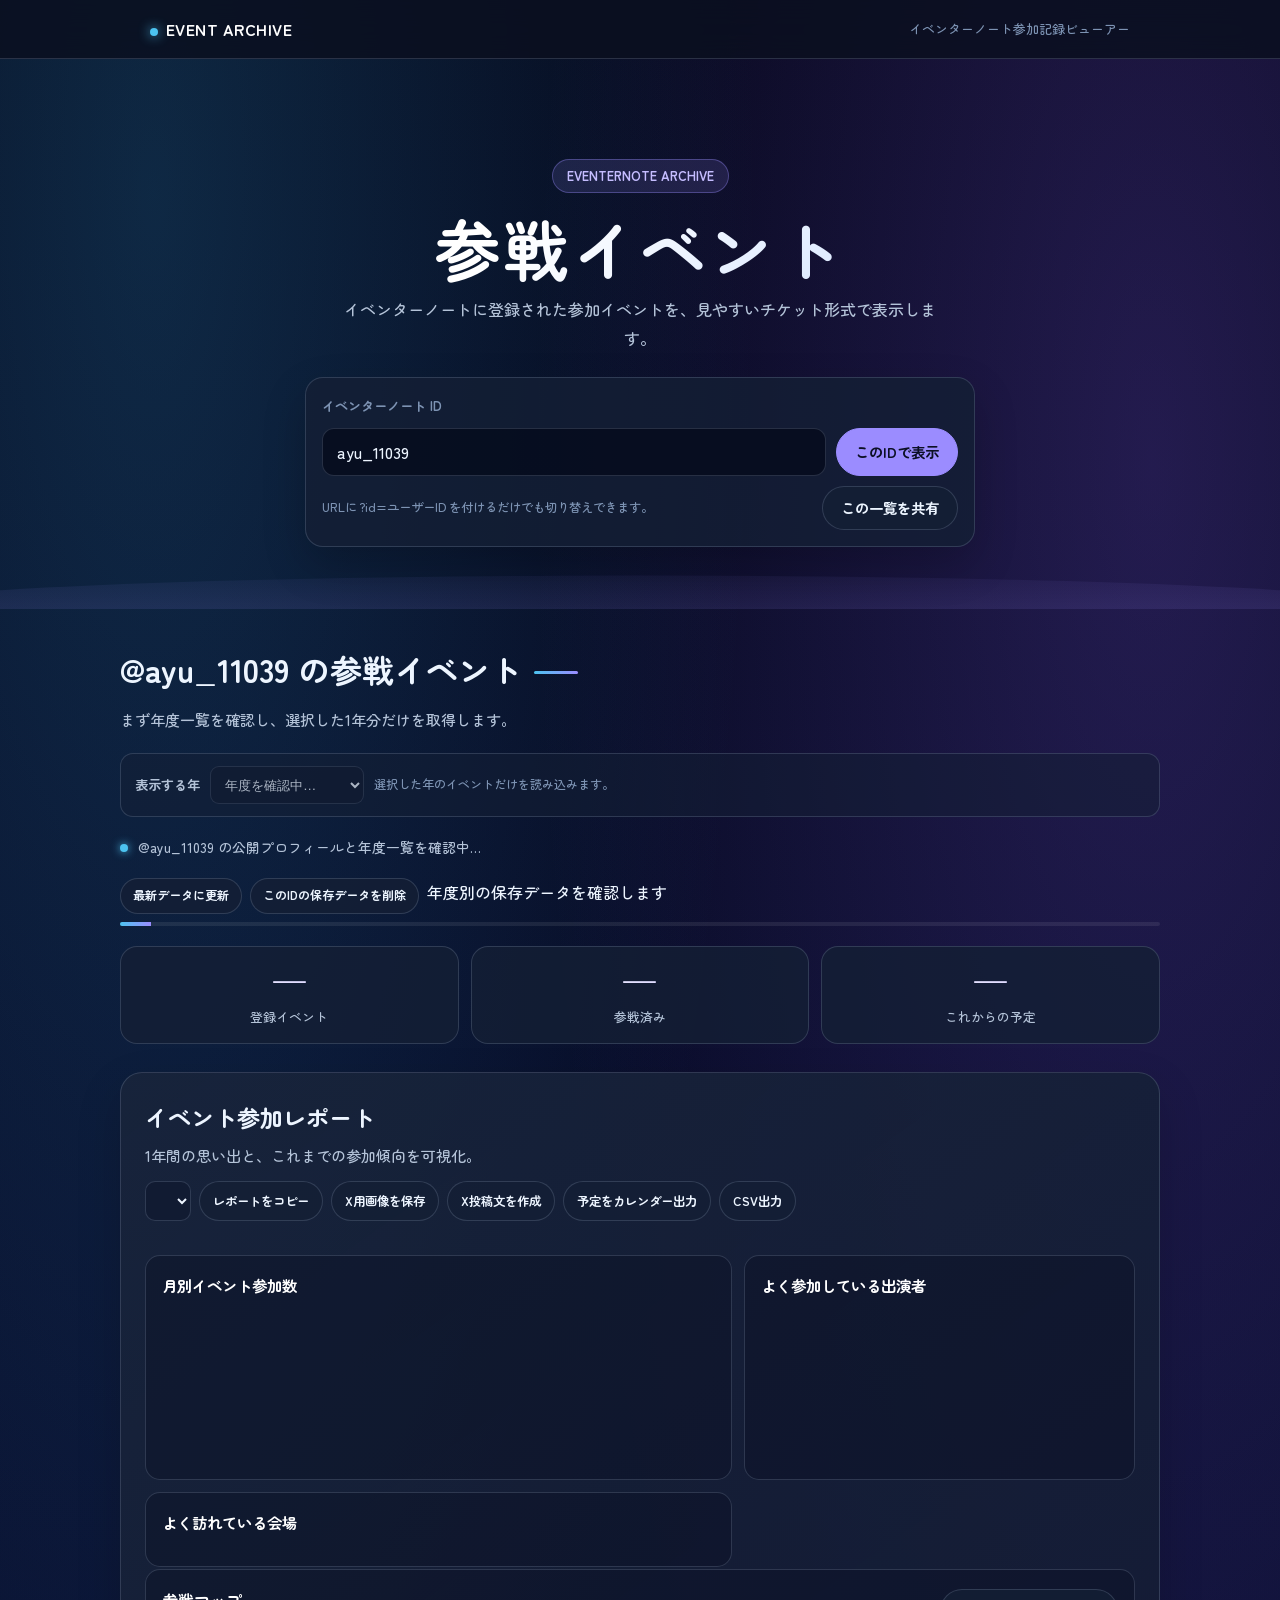
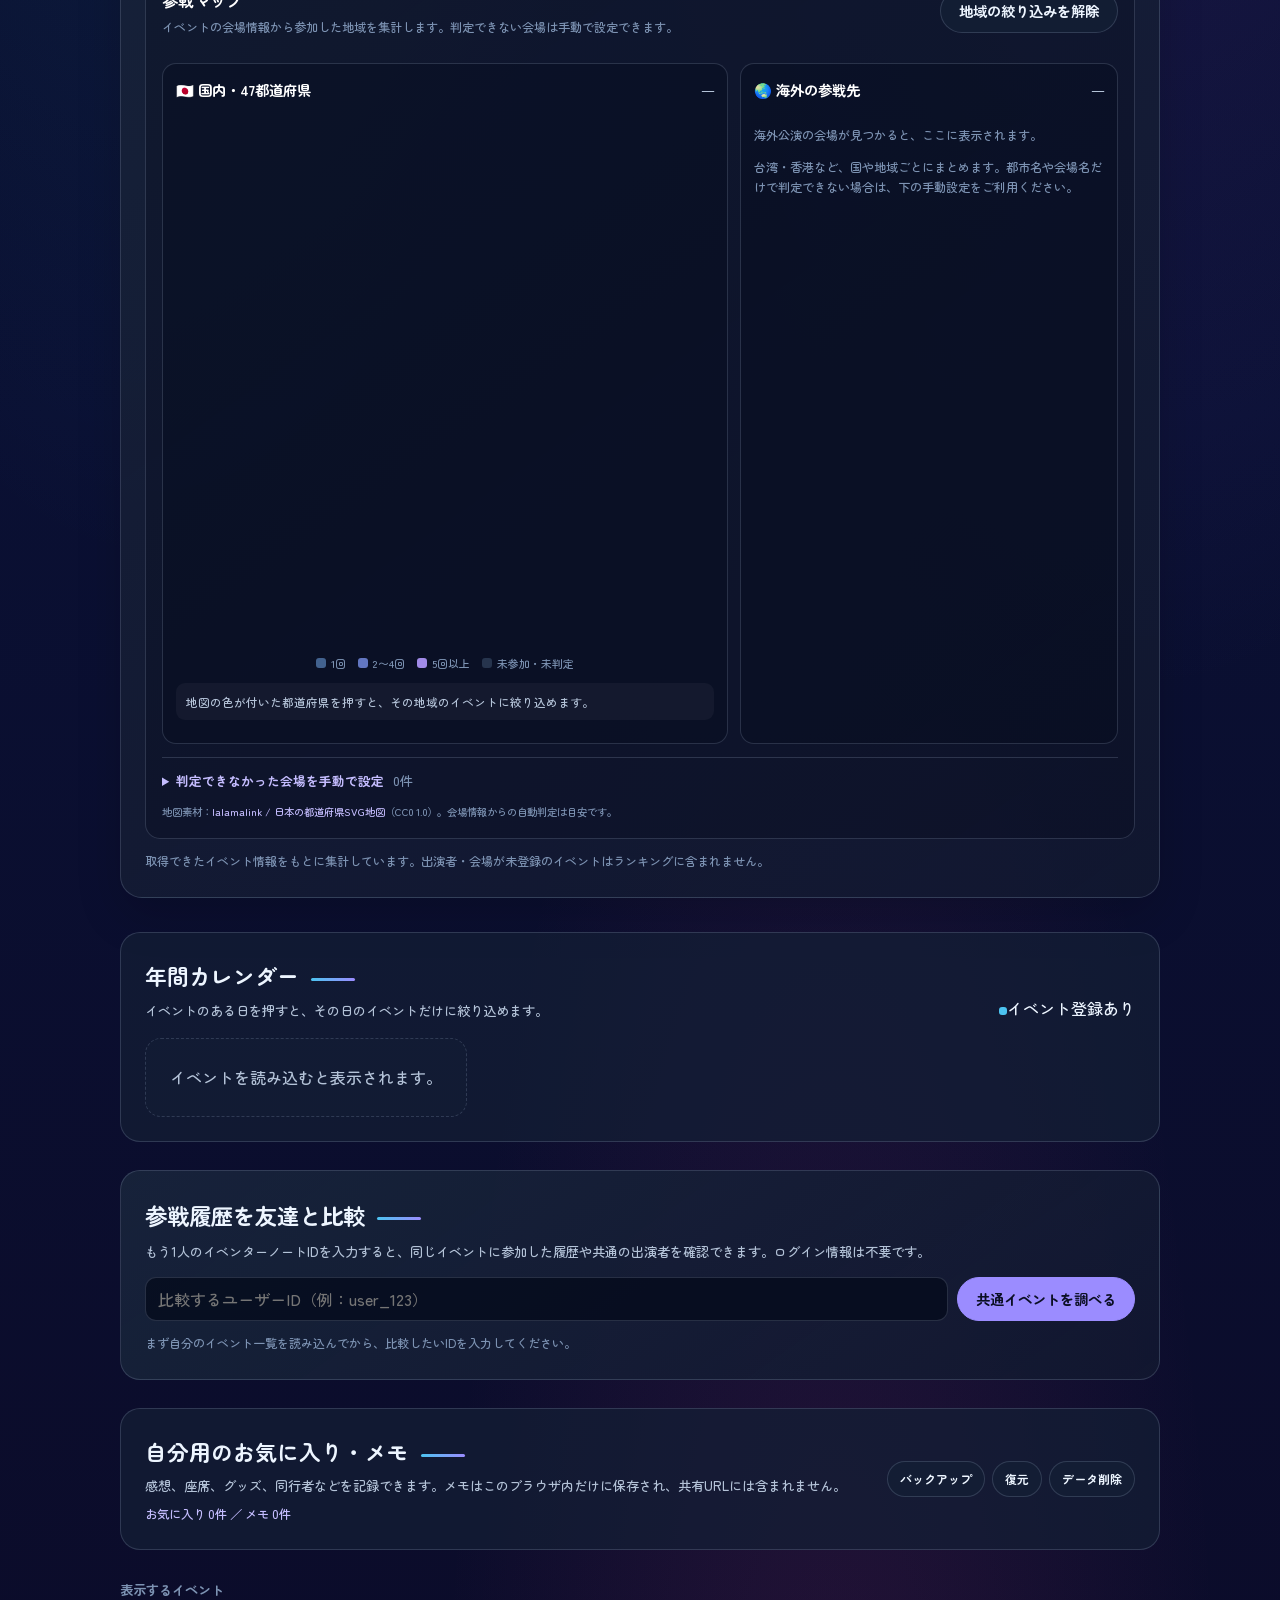
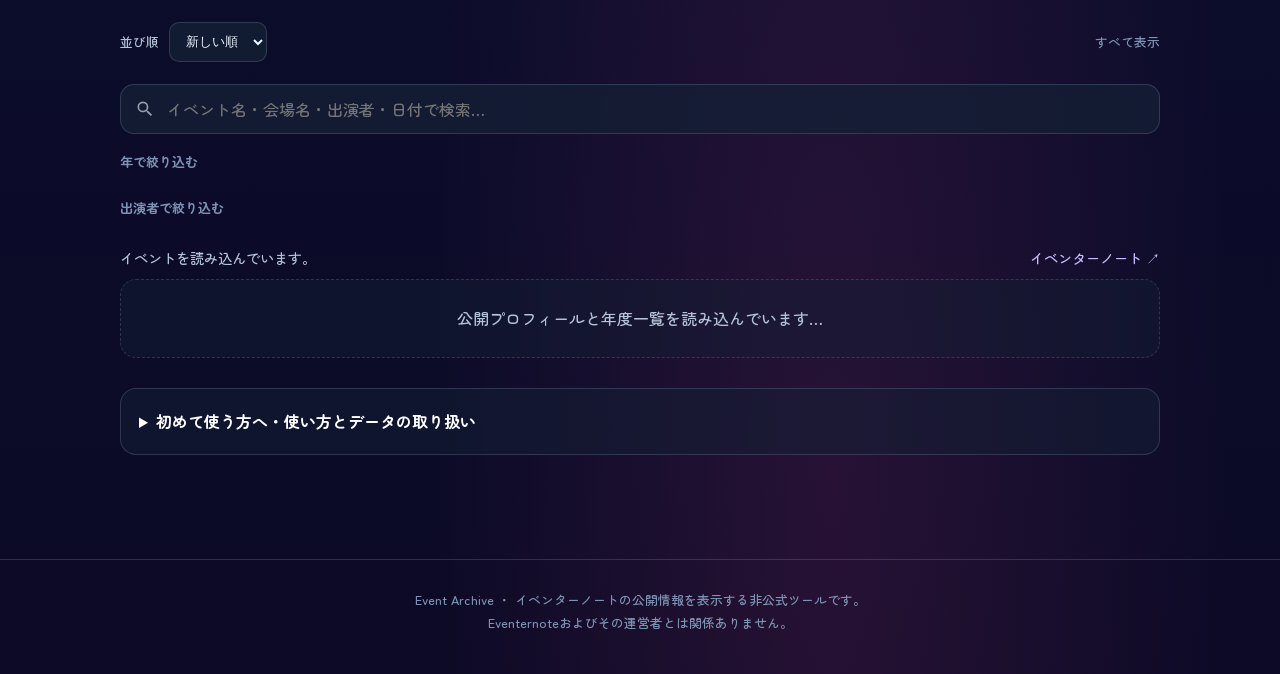
<file: event-list.html>
<!DOCTYPE html>
<html lang="ja">
<head>
<meta charset="utf-8">
<meta name="viewport" content="width=device-width, initial-scale=1, viewport-fit=cover">
<meta name="theme-color" content="#060817">
<meta name="color-scheme" content="dark">
<title>参戦イベント一覧｜Event Archive</title>
<meta name="description" content="イベンターノートの参加履歴を一覧・分析・比較。年間レポート、カレンダー、共通参戦イベントを確認できます。">
<meta property="og:type" content="website">
<meta property="og:title" content="Event Archive｜参戦イベントを振り返る">
<meta property="og:description" content="イベンターノートの参加履歴を見やすく整理。年間分析・カレンダー・ユーザー比較に対応した非公式ツールです。">
<meta property="og:url" content="https://ayu11039.github.io/ayu-oshi-note/event-list.html">
<meta name="twitter:card" content="summary">
<link rel="preconnect" href="https://fonts.googleapis.com">
<link rel="preconnect" href="https://fonts.gstatic.com" crossorigin>
<link href="https://fonts.googleapis.com/css2?family=Zen+Maru+Gothic:wght@500;700&display=swap" rel="stylesheet">
<style>
:root{--ink:#edf5ff;--muted:#b4c3d8;--dim:#7d93b3;--bg:#060817;--card:rgba(20,31,53,.82);--panel:#18243b;--line:rgba(205,222,255,.16);--accent:#9b8cff;--accent2:#4cc3f0;--accent-ink:#c5bdff;--ok:#75e0ba;--future:#ffb078;--font:"Zen Maru Gothic",-apple-system,BlinkMacSystemFont,"Hiragino Sans","Yu Gothic UI",sans-serif}
*{box-sizing:border-box;margin:0;padding:0}
html{scroll-behavior:smooth;background:var(--bg);color:var(--ink);-webkit-text-size-adjust:100%}
body{font:500 1rem/1.8 var(--font);min-height:100vh;overflow-x:hidden;background:radial-gradient(ellipse at 12% 5%,rgba(56,189,248,.18),transparent 38%),radial-gradient(ellipse at 90% 12%,rgba(139,92,246,.22),transparent 38%),radial-gradient(ellipse at 65% 95%,rgba(236,72,153,.12),transparent 34%),linear-gradient(180deg,#05071a,#0a1033 52%,#0c0a26);color:var(--ink)}
a{color:var(--accent-ink);text-decoration:none}a:hover{color:#fff}
button,input{font:inherit;color:inherit}
button{cursor:pointer}
.wrap{width:min(1040px,100%);margin:auto;padding-inline:clamp(16px,4vw,30px)}
.nav{position:sticky;top:0;z-index:10;background:rgba(11,16,32,.86);border-bottom:1px solid var(--line);backdrop-filter:blur(16px)}
.nav .wrap{min-height:58px;display:flex;align-items:center;gap:10px}
.brand{font-weight:700;letter-spacing:.03em;white-space:nowrap;color:#fff}
.brand-dot{display:inline-block;width:8px;height:8px;margin-right:8px;border-radius:50%;background:var(--accent2);box-shadow:0 0 12px var(--accent2)}
.nav-note{margin-left:auto;color:var(--dim);font-size:.8rem}
.hero{position:relative;text-align:center;padding:clamp(58px,10vw,100px) 0 62px;overflow:hidden}
.hero:after{content:"";position:absolute;left:0;right:0;bottom:0;height:60px;background:linear-gradient(180deg,transparent,rgba(155,140,255,.12));clip-path:ellipse(60% 55% at 50% 100%);pointer-events:none}
.kicker{display:inline-flex;padding:4px 14px;border-radius:999px;background:rgba(155,140,255,.14);border:1px solid rgba(155,140,255,.35);color:var(--accent-ink);font-size:.82rem;font-weight:700}
h1{font-size:clamp(2.2rem,8vw,4.1rem);line-height:1.2;letter-spacing:.035em;margin:16px 0 8px;background:linear-gradient(135deg,#fff 36%,#c2d9ff);-webkit-background-clip:text;background-clip:text;color:transparent}
.subtitle{color:var(--muted);max-width:600px;margin:0 auto 24px}
.id-form{max-width:670px;margin:0 auto;padding:16px;background:var(--card);border:1px solid var(--line);border-radius:18px;box-shadow:0 18px 44px rgba(0,0,0,.2);display:grid;grid-template-columns:1fr auto;gap:10px;text-align:left}
.id-form label{grid-column:1/-1;color:var(--dim);font-size:.82rem;font-weight:700}
.id-form input{min-width:0;width:100%;height:48px;border:1px solid var(--line);border-radius:12px;background:rgba(4,9,26,.72);padding:0 14px;outline:none}
.id-form input:focus,.search-box:focus{border-color:var(--accent2);box-shadow:0 0 0 3px rgba(76,195,240,.13)}
.btn{display:inline-flex;justify-content:center;align-items:center;gap:8px;min-height:44px;padding:0 18px;border-radius:999px;border:1px solid var(--accent);background:var(--accent);color:#0b0f24;font-size:.9rem;font-weight:700;transition:.2s}
.btn:hover{transform:translateY(-1px);filter:brightness(1.08)}
.btn.soft{background:var(--card);border-color:var(--line);color:var(--ink)}
.shareline{grid-column:1/-1;display:flex;justify-content:space-between;align-items:center;gap:12px;flex-wrap:wrap;color:var(--dim);font-size:.78rem}
.block{padding:32px 0 74px}
.block h2{display:flex;align-items:center;gap:12px;font-size:clamp(1.5rem,4vw,2rem);margin-bottom:8px}
.block h2:after{content:"";width:44px;height:3px;margin-top:7px;border-radius:3px;background:linear-gradient(90deg,var(--accent2),var(--accent))}
.lead{color:var(--muted);margin-bottom:20px;font-size:.94rem}
.statusline{display:flex;align-items:center;gap:10px;flex-wrap:wrap;margin:18px 0;color:var(--muted);font-size:.86rem}
.dot{width:8px;height:8px;display:inline-block;border-radius:50%;background:var(--accent2);box-shadow:0 0 9px var(--accent2)}
.dot.good{background:var(--ok);box-shadow:0 0 9px var(--ok)}
.dot.warn{background:var(--future);box-shadow:0 0 9px var(--future)}
.progress{height:4px;overflow:hidden;border-radius:9px;background:rgba(255,255,255,.08);margin:8px 0 20px}
.progress span{display:block;height:100%;width:0;background:linear-gradient(90deg,var(--accent2),var(--accent));transition:width .25s}
.stats{display:grid;grid-template-columns:repeat(3,1fr);gap:12px;margin:20px 0}
.stat{padding:15px;background:var(--card);border:1px solid var(--line);border-radius:17px;text-align:center}
.stat b{display:block;font-size:clamp(1.5rem,4vw,2rem);line-height:1.2;background:linear-gradient(135deg,#fff,var(--accent-ink));-webkit-background-clip:text;background-clip:text;color:transparent}
.stat small{display:block;margin-top:5px;color:var(--muted);font-size:.8rem}
.search-wrap{position:relative;margin:22px 0 16px}
.search-icon{position:absolute;left:15px;top:50%;transform:translateY(-50%);width:20px;opacity:.6}
.search-box{width:100%;height:50px;border:1px solid var(--line);border-radius:14px;background:var(--card);padding:0 16px 0 46px;outline:none}
.filter-title{font-size:.82rem;font-weight:700;color:var(--dim);margin:14px 0 8px}
.pills{display:flex;gap:8px;flex-wrap:wrap}
.pill{display:inline-flex;align-items:center;gap:5px;min-height:37px;padding:0 13px;border-radius:999px;background:var(--card);border:1px solid var(--line);color:var(--muted);font-size:.82rem}
.pill[aria-pressed=true]{background:var(--accent);border-color:var(--accent);color:#0b0f24;font-weight:700}
.pill small{opacity:.8}
.countline{display:flex;justify-content:space-between;align-items:center;gap:10px;flex-wrap:wrap;margin:18px 0 8px;color:var(--muted);font-size:.9rem}
.year-group{margin-top:30px}
.year-head{display:flex;align-items:baseline;justify-content:space-between;border-bottom:1px solid var(--line);padding-bottom:7px;margin-bottom:12px}
.year-head h3{font-size:1.38rem;color:#fff}.year-head small{color:var(--dim)}
.tickets{list-style:none;display:grid;gap:10px}
.ticket{display:grid;grid-template-columns:96px minmax(0,1fr);overflow:hidden;border:1px solid var(--line);border-radius:17px;background:var(--card);backdrop-filter:blur(10px);transition:.2s}
.ticket:hover{border-color:rgba(155,140,255,.55);transform:translateY(-2px);box-shadow:0 10px 28px rgba(0,0,0,.2)}
.datebox{display:flex;flex-direction:column;align-items:center;justify-content:center;padding:12px 7px;background:rgba(76,195,240,.08);border-right:1px dashed var(--line);text-align:center}
.datebox .month{font-size:.8rem;color:var(--accent-ink);font-weight:700}.datebox .day{font-size:2rem;line-height:1.25;font-weight:700;color:#fff}.datebox .weekday{font-size:.76rem;color:var(--dim)}
.ticket-body{min-width:0;padding:14px 16px}
.ticket-top{display:flex;align-items:center;gap:8px;flex-wrap:wrap;margin-bottom:5px}
.status{font-size:.7rem;font-weight:700;border-radius:999px;padding:2px 9px}
.status.past{color:var(--ok);background:rgba(117,224,186,.12);border:1px solid rgba(117,224,186,.24)}
.status.future{color:var(--future);background:rgba(255,176,120,.12);border:1px solid rgba(255,176,120,.24)}
.ticket-title{display:block;color:#fff;font-weight:700;font-size:1.02rem;line-height:1.5;overflow-wrap:anywhere}
.ticket-title:hover{color:var(--accent-ink)}
.venue{color:var(--muted);font-size:.84rem;margin-top:5px}
.times{color:var(--dim);font-size:.78rem;margin-top:2px}
.tags{display:flex;gap:6px;flex-wrap:wrap;margin-top:9px}
.tag{font-size:.72rem;padding:2px 9px;border-radius:999px;background:rgba(255,255,255,.055);border:1px solid var(--line);color:var(--muted)}
.event-action{margin-top:8px;font-size:.77rem}
.empty,.error{padding:24px;border:1px dashed var(--line);border-radius:16px;background:rgba(20,31,53,.45);color:var(--muted);text-align:center}
.error{border-color:rgba(255,176,120,.35);color:#ffd0ad}
footer{padding:28px 0 40px;border-top:1px solid var(--line);text-align:center;color:var(--dim);font-size:.8rem}
@media(max-width:560px){.id-form{grid-template-columns:1fr}.id-form label{grid-column:auto}.shareline{grid-column:auto}.stats{gap:7px}.stat{padding:12px 5px}.ticket{grid-template-columns:76px minmax(0,1fr)}.ticket-body{padding:12px}.datebox .day{font-size:1.7rem}.nav-note{font-size:.72rem}}

/* Annual insights */
.insights{margin:28px 0 34px;padding:clamp(16px,3vw,24px);border:1px solid var(--line);border-radius:22px;background:linear-gradient(145deg,rgba(24,36,59,.92),rgba(18,24,48,.86));box-shadow:0 18px 45px rgba(0,0,0,.16)}
.insights-head{display:flex;justify-content:space-between;align-items:center;gap:12px;flex-wrap:wrap;margin-bottom:18px}
.insights-head h2{margin:0;font-size:1.45rem}.insights-head h2:after{display:none}
.insights-actions{display:flex;gap:8px;flex-wrap:wrap}
.insights-actions .btn{min-height:38px;padding:0 13px;font-size:.78rem}
.report-select{min-height:40px;padding:0 12px;border-radius:10px;border:1px solid var(--line);background:#111b32;color:var(--ink)}
.report-stats{display:grid;grid-template-columns:repeat(4,1fr);gap:9px;margin:16px 0}
.report-stat{padding:13px 8px;border:1px solid var(--line);border-radius:13px;background:rgba(4,9,26,.34);text-align:center}
.report-stat b{display:block;font-size:1.55rem;line-height:1.3;color:#fff}.report-stat small{color:var(--muted);font-size:.75rem}
.chart-grid{display:grid;grid-template-columns:1.2fr .8fr;gap:12px}
.chart-panel{min-width:0;padding:16px;border:1px solid var(--line);border-radius:15px;background:rgba(4,9,26,.28)}
.chart-panel h3{font-size:.96rem;margin-bottom:13px;color:#fff}
.month-chart{height:150px;display:grid;grid-template-columns:repeat(12,minmax(0,1fr));align-items:end;gap:5px;padding-top:8px}
.month-col{height:100%;display:flex;flex-direction:column;justify-content:end;align-items:center;gap:6px;min-width:0}
.month-bar-wrap{height:112px;width:100%;display:flex;align-items:end;justify-content:center}
.month-bar{width:min(100%,22px);min-height:2px;border-radius:6px 6px 2px 2px;background:linear-gradient(180deg,var(--accent2),var(--accent));position:relative}
.month-bar[data-count="0"]{opacity:.18}
.month-label{font-size:.65rem;color:var(--dim)}
.month-value{font-size:.65rem;color:var(--muted);font-variant-numeric:tabular-nums}
.rank-list{display:grid;gap:9px}
.travel-map-panel{grid-column:1/-1;min-width:0;margin-top:2px;padding:16px;border:1px solid var(--line);border-radius:15px;background:rgba(4,9,26,.28)}
.travel-map-heading,.map-section-heading{display:flex;align-items:center;justify-content:space-between;gap:12px;flex-wrap:wrap}
.travel-map-heading h3{margin:0 0 3px;font-size:1rem;color:#fff}.travel-map-heading p,.map-help{font-size:.76rem;color:var(--dim);line-height:1.65}
.travel-map-summary{display:flex;gap:8px;flex-wrap:wrap;margin:13px 0}
.travel-summary-chip{padding:7px 11px;border:1px solid var(--line);border-radius:999px;background:rgba(255,255,255,.045);font-size:.77rem;color:var(--muted)}
.travel-summary-chip b{color:#fff;font-variant-numeric:tabular-nums}
.travel-map-layout{display:grid;grid-template-columns:minmax(0,1.2fr) minmax(260px,.8fr);gap:12px}
.travel-map-card{min-width:0;padding:13px;border:1px solid var(--line);border-radius:14px;background:rgba(4,9,26,.35)}
.map-section-heading{margin-bottom:10px;color:#fff;font-size:.9rem}
.map-section-heading span{font-size:.75rem;color:var(--muted)}
.japan-map-shell{width:100%;max-width:600px;margin:0 auto;aspect-ratio:1/1;display:grid;place-items:center}
.japan-map-shell svg{display:block;width:100%;height:100%;overflow:visible}
.prefecture-shape{fill:#26344d;stroke:#7385a4;stroke-width:5;stroke-linejoin:round;vector-effect:non-scaling-stroke;cursor:default;transition:fill .16s,stroke .16s,opacity .16s;outline:none}
.prefecture-shape.level1{fill:#42628f;cursor:pointer}.prefecture-shape.level2{fill:#6276c1;cursor:pointer}.prefecture-shape.level3{fill:#a18be8;cursor:pointer}
.prefecture-shape:hover,.prefecture-shape:focus-visible{stroke:#fff;stroke-width:12;filter:brightness(1.2)}
.prefecture-shape.is-selected{stroke:#fff;stroke-width:15;filter:drop-shadow(0 0 7px rgba(255,255,255,.5))}
.map-legend{display:flex;justify-content:center;gap:12px;flex-wrap:wrap;margin:2px 0 10px;color:var(--dim);font-size:.68rem}
.map-legend span{display:flex;align-items:center;gap:5px}.legend-swatch{display:inline-block;width:10px;height:10px;border-radius:3px;background:#26344d}.legend-swatch.level1{background:#42628f}.legend-swatch.level2{background:#6276c1}.legend-swatch.level3{background:#a18be8}
.map-selected-note{min-height:34px;padding:8px 10px;border-radius:9px;background:rgba(255,255,255,.04);color:var(--muted);font-size:.73rem}
.prefecture-ranking{display:flex;gap:6px;flex-wrap:wrap;margin-top:10px}
.prefecture-chip,.destination-card{border:1px solid var(--line);background:rgba(255,255,255,.04);color:var(--ink);cursor:pointer;transition:.15s}
.prefecture-chip{padding:5px 9px;border-radius:8px;font-size:.72rem}.prefecture-chip:hover,.destination-card:hover{border-color:var(--accent);background:rgba(155,140,255,.1)}
.overseas-destinations{display:grid;gap:8px}
.destination-card{display:flex;align-items:center;justify-content:space-between;gap:10px;width:100%;padding:11px 12px;border-radius:11px;text-align:left}
.destination-main{display:flex;align-items:center;gap:10px;min-width:0}.destination-flag{font-size:1.45rem;line-height:1}.destination-name{display:grid;min-width:0}.destination-name strong{font-size:.82rem}.destination-name small{font-size:.69rem;color:var(--dim);overflow-wrap:anywhere}
.destination-count{white-space:nowrap;font-size:.78rem;color:var(--accent-ink);font-weight:700}
.destination-card.is-selected{border-color:#fff;background:rgba(155,140,255,.17)}
.map-help{margin-top:10px}
.location-editor{margin-top:13px;border-top:1px solid var(--line);padding-top:11px}
.location-editor summary{cursor:pointer;color:var(--accent-ink);font-size:.8rem;font-weight:700}
.location-editor summary span{margin-left:5px;color:var(--dim);font-weight:500}
.unknown-venue-list{display:grid;gap:7px;margin-top:10px}
.unknown-venue-row{display:grid;grid-template-columns:minmax(0,1fr) minmax(190px,.8fr);gap:10px;align-items:center;padding:9px 10px;border:1px solid var(--line);border-radius:10px;background:rgba(255,255,255,.025)}
.unknown-venue-row strong{display:block;font-size:.77rem;overflow-wrap:anywhere}.unknown-venue-row small{color:var(--dim);font-size:.68rem}
.unknown-venue-row select{min-width:0;width:100%;height:38px;padding:0 8px;border:1px solid var(--line);border-radius:8px;background:#111b31;color:var(--ink);font-size:.74rem}
.map-credit{margin-top:11px;color:var(--dim);font-size:.65rem}.map-credit a{color:var(--accent-ink)}
@media(max-width:760px){.travel-map-layout{grid-template-columns:1fr}.japan-map-shell{max-width:500px}}
@media(max-width:560px){.unknown-venue-row{grid-template-columns:1fr}.map-legend{gap:8px}.travel-map-panel{padding:12px}}

.rank-row{display:grid;grid-template-columns:24px minmax(0,1fr) auto;align-items:center;gap:8px;font-size:.82rem}
.rank-no{color:var(--accent-ink);font-weight:700;text-align:center}
.rank-name{min-width:0;overflow:hidden;text-overflow:ellipsis;white-space:nowrap;color:var(--muted)}
.rank-count{color:#fff;font-weight:700;font-variant-numeric:tabular-nums}
.rank-track{grid-column:2/4;height:5px;border-radius:8px;background:rgba(255,255,255,.07);overflow:hidden;margin-top:-5px}
.rank-track span{display:block;height:100%;border-radius:8px;background:linear-gradient(90deg,var(--accent2),var(--accent))}
.weekday-chart{display:grid;gap:8px}
.weekday-row{display:grid;grid-template-columns:26px 1fr 28px;gap:8px;align-items:center;font-size:.78rem;color:var(--muted)}
.weekday-track{height:8px;border-radius:8px;background:rgba(255,255,255,.07);overflow:hidden}
.weekday-track span{display:block;height:100%;background:linear-gradient(90deg,#4cc3f0,#9b8cff);border-radius:8px}
.insight-note{color:var(--dim);font-size:.76rem;margin-top:12px}
@media(max-width:650px){.chart-grid{grid-template-columns:1fr}.report-stats{grid-template-columns:repeat(2,1fr)}.month-chart{gap:2px}.month-label{font-size:.58rem}}


/* Calendar and personal event tools */
.calendar-section,.personal-panel{margin:28px 0;padding:clamp(16px,3vw,24px);border:1px solid var(--line);border-radius:20px;background:rgba(20,31,53,.72)}
.section-head{display:flex;align-items:flex-end;justify-content:space-between;gap:12px;flex-wrap:wrap;margin-bottom:16px}
.section-head h2,.personal-copy h2{font-size:1.35rem;margin-bottom:3px}
.section-head p,.personal-copy p{color:var(--muted);font-size:.82rem}
.annual-calendar{display:grid;grid-template-columns:repeat(3,minmax(0,1fr));gap:12px}
.month-card{padding:10px;border:1px solid var(--line);border-radius:13px;background:rgba(4,9,26,.25)}
.month-card h3{font-size:.88rem;margin-bottom:8px}
.month-days{display:grid;grid-template-columns:repeat(7,minmax(0,1fr));gap:2px;text-align:center}
.month-weekday{font-size:.62rem;color:var(--dim)}
.calendar-blank{aspect-ratio:1}
.calendar-day{aspect-ratio:1;border:0;border-radius:6px;background:transparent;color:var(--muted);font-size:.68rem;position:relative}
.calendar-day.has-events{background:rgba(76,195,240,.18);color:#fff;font-weight:700;outline:1px solid rgba(76,195,240,.25)}
.calendar-day.has-events:after{content:"";position:absolute;width:4px;height:4px;left:50%;bottom:2px;transform:translateX(-50%);border-radius:50%;background:var(--accent2)}
.calendar-day.selected{background:var(--accent);color:#080d20}
.calendar-day:disabled{opacity:.28}
.calendar-selection{display:flex;justify-content:space-between;align-items:center;gap:10px;flex-wrap:wrap;margin-top:12px;padding:10px;border-radius:10px;background:rgba(155,140,255,.1);font-size:.82rem;color:var(--accent-ink)}
.calendar-selection[hidden]{display:none}
.personal-panel{display:flex;justify-content:space-between;align-items:center;gap:14px;flex-wrap:wrap}
.personal-copy{flex:1;min-width:220px}
.personal-copy p{line-height:1.6}
.personal-summary{margin-top:7px;font-size:.78rem;color:var(--accent-ink)}
.personal-actions,.event-tools{display:flex;gap:7px;flex-wrap:wrap}
.personal-actions .btn{min-height:36px;padding:0 12px;font-size:.75rem}
.event-tools{margin-top:10px}
.mini-btn{min-height:31px;padding:0 10px;border:1px solid var(--line);border-radius:999px;background:rgba(255,255,255,.045);color:var(--muted);font-size:.74rem}
.mini-btn.is-favorite{background:rgba(255,176,120,.13);border-color:rgba(255,176,120,.4);color:#ffd0ad}
.event-memo-preview{margin-top:8px;padding:8px 10px;border-left:2px solid var(--accent);background:rgba(155,140,255,.08);color:var(--muted);font-size:.76rem;white-space:pre-wrap;overflow-wrap:anywhere}
.filter-toolbar{display:flex;align-items:center;gap:10px;flex-wrap:wrap;margin:12px 0;color:var(--muted);font-size:.8rem}
.filter-toolbar #activeFilters{margin-left:auto;color:var(--dim)}
@media(max-width:760px){.annual-calendar{grid-template-columns:repeat(2,minmax(0,1fr))}}
@media(max-width:480px){.annual-calendar{gap:7px}.month-card{padding:7px}.calendar-day{font-size:.62rem}.personal-actions{width:100%}.personal-actions .btn{flex:1}.filter-toolbar #activeFilters{width:100%;margin-left:0}}
.year-switcher{display:flex;align-items:center;gap:10px;flex-wrap:wrap;margin:12px 0 4px;padding:12px 14px;border:1px solid var(--line);border-radius:13px;background:rgba(20,31,53,.55)}
.year-switcher label{font-size:.82rem;color:var(--muted);font-weight:700}
.year-switcher select{min-height:38px;min-width:120px;border:1px solid var(--line);border-radius:9px;background:#111b31;color:var(--ink);padding:0 30px 0 10px}
.year-switcher span{font-size:.76rem;color:var(--dim)}
.data-actions{display:flex;gap:8px;flex-wrap:wrap;margin:10px 0 4px}
.data-actions .btn{min-height:36px;font-size:.76rem;padding:0 12px}
.compare-panel{margin:26px 0;padding:clamp(16px,3vw,24px);border:1px solid var(--line);border-radius:20px;background:linear-gradient(145deg,rgba(24,36,59,.94),rgba(18,24,48,.86))}
.compare-panel h2{font-size:1.4rem;margin-bottom:4px}
.compare-lead{font-size:.82rem;color:var(--muted);margin-bottom:14px}
.compare-form{display:grid;grid-template-columns:minmax(0,1fr) auto;gap:9px}
.compare-form input{min-width:0;height:44px;border:1px solid var(--line);border-radius:11px;background:rgba(4,9,26,.72);padding:0 12px;outline:none}
.compare-summary{display:grid;grid-template-columns:repeat(3,1fr);gap:9px;margin:16px 0}
.compare-stat{padding:12px 8px;border-radius:12px;border:1px solid var(--line);background:rgba(4,9,26,.3);text-align:center}
.compare-stat b{display:block;font-size:1.5rem;color:#fff}
.compare-stat small{font-size:.72rem;color:var(--muted)}
.compare-results{display:grid;gap:8px}
.compare-event{display:flex;justify-content:space-between;align-items:center;gap:10px;padding:10px 12px;border:1px solid var(--line);border-radius:10px;background:rgba(4,9,26,.25)}
.compare-event strong{display:block;font-size:.86rem;overflow-wrap:anywhere}
.compare-event small{display:block;color:var(--muted);font-size:.75rem}
.compare-status{margin-top:10px;color:var(--dim);font-size:.76rem}
.guide-panel{margin:30px 0;padding:18px;border:1px solid var(--line);border-radius:16px;background:rgba(20,31,53,.55)}
.guide-panel summary{cursor:pointer;font-weight:700;color:#fff}
.guide-panel h3{font-size:.9rem;margin:14px 0 4px}
.guide-panel p,.guide-panel li{font-size:.8rem;color:var(--muted);line-height:1.75}
.guide-panel ul{padding-left:20px}
@media(max-width:520px){.compare-form{grid-template-columns:1fr}.compare-summary{gap:5px}.compare-stat{padding:10px 4px}.compare-stat b{font-size:1.25rem}.compare-event{align-items:flex-start;flex-direction:column}}
.more-events{display:flex;justify-content:center;align-items:center;gap:12px;flex-wrap:wrap;margin:22px 0}.more-events small{color:var(--dim);font-size:.78rem}
</style>
</head>
<body>
<header class="nav"><div class="wrap"><div class="brand"><span class="brand-dot"></span>EVENT ARCHIVE</div><span class="nav-note">イベンターノート参加記録ビューアー</span></div></header>
<section class="hero">
  <div class="wrap">
    <span class="kicker">EVENTERNOTE ARCHIVE</span>
    <h1>参戦イベント</h1>
    <p class="subtitle">イベンターノートに登録された参加イベントを、見やすいチケット形式で表示します。</p>
    <form class="id-form" id="idForm">
      <label for="userId">イベンターノート ID</label>
      <input id="userId" name="id" autocomplete="off" spellcheck="false" maxlength="40" pattern="[A-Za-z0-9_-]+" placeholder="例：ayu_11039" required>
      <button class="btn" type="submit">このIDで表示</button>
      <div class="shareline"><span>URLに ?id=ユーザーID を付けるだけでも切り替えできます。</span><button type="button" class="btn soft" id="shareBtn">この一覧を共有</button></div>
    </form>
  </div>
</section>
<main class="wrap block">
  <h2 id="listHeading">参戦イベント一覧</h2>
  <p class="lead" id="listLead">公開されているイベンターノートのイベント情報を取得しています。</p>
  <div class="year-switcher"><label for="eventYearSelect">表示する年</label><select id="eventYearSelect" aria-label="イベントを表示する年" disabled><option>年度を確認中…</option></select><span id="yearScopeNote">選択した年のイベントだけを読み込みます。</span></div>
  <div class="statusline" aria-live="polite"><span class="dot" id="statusDot"></span><span id="statusText">読み込み準備中…</span></div>
  <div class="data-actions"><button type="button" class="btn soft" id="refreshData">最新データに更新</button><button type="button" class="btn soft" id="clearCache">このIDの保存データを削除</button><span class="cache-hint" id="cacheStatus">保存データを確認できます</span></div>
  <div class="progress"><span id="progressBar"></span></div>
  <div class="stats" id="stats">
    <div class="stat"><b>—</b><small>登録イベント</small></div>
    <div class="stat"><b>—</b><small>参戦済み</small></div>
    <div class="stat"><b>—</b><small>これからの予定</small></div>
  </div>

  <section class="insights" id="insights" aria-label="イベント参加分析">
    <div class="insights-head">
      <div><h2>イベント参加レポート</h2><p class="lead" style="margin:3px 0 0">1年間の思い出と、これまでの参加傾向を可視化。</p></div>
      <div class="insights-actions">
        <select class="report-select" id="reportYear" aria-label="集計する年"></select>
        <button type="button" class="btn soft" id="copyReport">レポートをコピー</button>
        <button type="button" class="btn soft" id="saveShareCard">X用画像を保存</button>
        <button type="button" class="btn soft" id="shareToX">X投稿文を作成</button>
        <button type="button" class="btn soft" id="calendarExport">予定をカレンダー出力</button>
        <button type="button" class="btn soft" id="csvExport">CSV出力</button>
      </div>
    </div>
    <div class="report-stats" id="reportStats"></div>
    <div class="chart-grid">
      <div class="chart-panel"><h3 id="monthChartTitle">月別イベント参加数</h3><div class="month-chart" id="monthChart"></div></div>
      <div class="chart-panel"><h3 id="performerRankTitle">よく参加している出演者</h3><div class="rank-list" id="performerRank"></div></div>
      <div class="chart-panel"><h3 id="venueRankTitle">よく訪れている会場</h3><div class="rank-list" id="venueRank"></div></div>
    </div>
    <section class="travel-map-panel" aria-label="国内・海外の参戦マップ">
      <div class="travel-map-heading">
        <div><h3>参戦マップ</h3><p>イベントの会場情報から参加した地域を集計します。判定できない会場は手動で設定できます。</p></div>
        <button type="button" class="btn soft" id="clearLocationFilter" hidden>地域の絞り込みを解除</button>
      </div>
      <div class="travel-map-summary" id="travelMapSummary"></div>
      <div class="travel-map-layout">
        <div class="travel-map-card">
          <div class="map-section-heading"><strong>🇯🇵 国内・47都道府県</strong><span id="japanMapCount">—</span></div>
          <div class="japan-map-shell"><svg id="japanPrefectureMap" viewBox="0 0 2000 2000" role="group" aria-label="参加した都道府県を選択できる日本地図"></svg></div>
          <div class="map-legend"><span><i class="legend-swatch level1"></i>1回</span><span><i class="legend-swatch level2"></i>2〜4回</span><span><i class="legend-swatch level3"></i>5回以上</span><span><i class="legend-swatch none"></i>未参加・未判定</span></div>
          <div class="map-selected-note" id="japanMapNote">地図の色が付いた都道府県を押すと、その地域のイベントに絞り込めます。</div>
          <div class="prefecture-ranking" id="prefectureRanking"></div>
        </div>
        <div class="travel-map-card overseas-card">
          <div class="map-section-heading"><strong>🌏 海外の参戦先</strong><span id="overseasMapCount">—</span></div>
          <div class="overseas-destinations" id="overseasDestinations"><p class="insight-note">海外公演の会場が見つかると、ここに表示されます。</p></div>
          <p class="map-help">台湾・香港など、国や地域ごとにまとめます。都市名や会場名だけで判定できない場合は、下の手動設定をご利用ください。</p>
        </div>
      </div>
      <details class="location-editor">
        <summary>判定できなかった会場を手動で設定 <span id="unknownVenueCount">0件</span></summary>
        <p class="map-help">設定はこのブラウザに保存されます。同じ会場名のイベントにはまとめて反映されます。</p>
        <div id="unknownVenueEditor"><p class="insight-note">未判定の会場はありません。</p></div>
      </details>
      <p class="map-credit">地図素材：<a href="https://github.com/lalamalink/japan-map-svg" target="_blank" rel="noopener noreferrer">lalamalink / 日本の都道府県SVG地図</a>（CC0 1.0）。会場情報からの自動判定は目安です。</p>
    </section>
    <p class="insight-note" id="reportNote">取得できたイベント情報をもとに集計しています。出演者・会場が未登録のイベントはランキングに含まれません。</p>
  </section>

  <section class="calendar-section" aria-label="年間参加カレンダー">
    <div class="section-head"><div><h2>年間カレンダー</h2><p>イベントのある日を押すと、その日のイベントだけに絞り込めます。</p></div><span class="calendar-legend"><i style="display:inline-block;width:8px;height:8px;border-radius:3px;background:var(--accent2)"></i>イベント登録あり</span></div>
    <div class="annual-calendar" id="annualCalendar"><p class="empty">イベントを読み込むと表示されます。</p></div>
    <div class="calendar-selection" id="calendarSelection" hidden><span id="calendarSelectionText"></span><button type="button" class="btn soft" id="clearCalendarDay">解除</button></div>
  </section>
  <section class="compare-panel" aria-label="他のユーザーとの参戦履歴比較">
    <h2>参戦履歴を友達と比較</h2>
    <p class="compare-lead">もう1人のイベンターノートIDを入力すると、同じイベントに参加した履歴や共通の出演者を確認できます。ログイン情報は不要です。</p>
    <form class="compare-form" id="compareForm"><input id="compareId" name="compareId" maxlength="40" pattern="[A-Za-z0-9_-]+" placeholder="比較するユーザーID（例：user_123）" required><button class="btn" type="submit" id="compareButton">共通イベントを調べる</button></form>
    <div id="compareOutput" aria-live="polite"><p class="insight-note">まず自分のイベント一覧を読み込んでから、比較したいIDを入力してください。</p></div>
  </section>
  <section class="personal-panel" aria-label="自分用のお気に入りとメモ">
    <div class="personal-copy"><h2>自分用のお気に入り・メモ</h2><p>感想、座席、グッズ、同行者などを記録できます。メモはこのブラウザ内だけに保存され、共有URLには含まれません。</p><div class="personal-summary" id="personalSummary">お気に入り 0件 ／ メモ 0件</div></div>
    <div class="personal-actions"><button type="button" class="btn soft" id="backupPersonal">バックアップ</button><button type="button" class="btn soft" id="restorePersonal">復元</button><button type="button" class="btn soft" id="clearPersonal">データ削除</button><input type="file" id="restoreFile" accept="application/json,.json" hidden></div>
  </section>
  <div class="filter-title">表示するイベント</div><div class="pills" id="eventModes"></div>
  <div class="filter-toolbar"><label for="sortOrder">並び順</label><select class="report-select" id="sortOrder"><option value="desc">新しい順</option><option value="asc">古い順</option></select><span id="activeFilters">すべて表示</span></div>
  <div class="search-wrap">
    <svg class="search-icon" viewBox="0 0 24 24" aria-hidden="true"><path fill="currentColor" d="M15.5 14h-.79l-.28-.27A6.47 6.47 0 0 0 16 9.5 6.5 6.5 0 1 0 9.5 16c1.61 0 3.09-.59 4.23-1.57l.27.28v.79l5 4.99L20.49 19l-4.99-5zm-6 0A4.5 4.5 0 1 1 9.5 5a4.5 4.5 0 0 1 0 9z"/></svg>
    <input class="search-box" id="searchBox" type="search" placeholder="イベント名・会場名・出演者・日付で検索…" autocomplete="off">
  </div>
  <div class="filter-title">年で絞り込む</div><div class="pills" id="years"></div>
  <div class="filter-title">出演者で絞り込む</div><div class="pills" id="performers"></div>
  <div class="countline"><span id="eventCount">イベントを読み込んでいます。</span><a id="sourceLink" href="https://www.eventernote.com/" target="_blank" rel="noopener noreferrer">イベンターノート ↗</a></div>
  <div id="eventList"><p class="empty">公開イベント一覧を読み込んでいます。</p></div>
<details class="guide-panel">
    <summary>初めて使う方へ・使い方とデータの取り扱い</summary>
    <h3>使い方</h3><ul>
      <li>イベンターノートのプロフィールURLに含まれるユーザーIDを入力します。</li>
      <li>公開されている参加イベントを一覧・カレンダー・年間レポートで確認できます。</li>
      <li>友達との比較には、比較相手の公開ユーザーIDを入力します。</li>
    </ul>
    <h3>データとプライバシー</h3><ul>
      <li>このツールは非公式の閲覧ツールです。Eventernoteのパスワードやログイン情報は入力しないでください。</li>
      <li>取得対象は公開プロフィール・公開イベント情報です。取得のため外部CORS中継サービスを経由します。</li>
      <li>取得したイベントデータ、お気に入り、メモは利用者のブラウザ内に保存されます。メモは共有URLには含まれません。ブラウザのデータ削除で消える場合があるため、必要に応じてバックアップしてください。</li>
      <li>X用画像には年間集計値とユーザーIDが含まれます。投稿前に内容を確認してください。</li>
      <li>公開ページの構成や通信状況によって一部のイベントが取得できない場合があります。</li>
    </ul>
    <p>Eventernote公式サービスではありません。元データの内容・正確性・継続利用を保証するものではありません。大量アクセスや不具合がある場合は利用を控えてください。</p>
    <p><a href="https://www.eventernote.com/pages/termsofservice" target="_blank" rel="noopener noreferrer">Eventernote利用規約</a> ／ <a href="https://cors.dev/docs" target="_blank" rel="noopener noreferrer">CORS中継サービスの説明</a> ／ <a href="https://github.com/ayu11039/ayu-oshi-note/issues" target="_blank" rel="noopener noreferrer">不具合・改善要望を報告</a></p>
  </details>
</main>
<footer><div class="wrap">Event Archive ・ イベンターノートの公開情報を表示する非公式ツールです。<br>Eventernoteおよびその運営者とは関係ありません。</div></footer>
<script>
(() => {
  'use strict';
  const EVENTERNOTE = 'https://www.eventernote.com';
  const PROXY = 'https://proxy.cors.dev/';
  const DEFAULT_ID = 'ayu_11039';
  const MAX_REQUESTS = 250;
  const PER_PAGE = 30;
  const WAIT_MS = 140;
  const MONTH_CONCURRENCY = 3;
  const PAGE_SIZE = 50;
  const EVENT_CACHE_PREFIX = 'eventArchiveCache:v3:';
  const LEGACY_EVENT_CACHE_PREFIX = 'eventArchiveCache:v2:';
  const $ = (selector) => document.querySelector(selector);
  const params = new URLSearchParams(location.search);
  const state = { events: [], year: 'all', performer: 'all', search: '', busy: false, compareBusy:false, requests: 0, currentId: '', currentYear: '', availableYears: [], availableMonths: [], profileRows: [], profileTotal: null, selectedDate: '', locationFilter:'', locationOverrides:{}, mode: 'all', personal: {favorites:[],notes:{}}, visibleLimit:50, lastFilterSignature:'' };
  const today = new Date();
  const todayStr = [today.getFullYear(), String(today.getMonth()+1).padStart(2,'0'), String(today.getDate()).padStart(2,'0')].join('-');
  const sleep = ms => new Promise(resolve => setTimeout(resolve, ms));
  const safeText = value => String(value == null ? '' : value).trim();
  const eventCacheKey = (id, year) => EVENT_CACHE_PREFIX + id + ':' + year;
  const readEventCache = (id, year) => {
    try {
      const item = JSON.parse(localStorage.getItem(eventCacheKey(id, year)) || 'null');
      if (item && item.version === 3 && Array.isArray(item.rows)) return item;
    } catch (_) {}
    // Migrate the former all-years cache by using only the requested year.
    try {
      const legacy = JSON.parse(localStorage.getItem(LEGACY_EVENT_CACHE_PREFIX + id) || 'null');
      if (legacy && legacy.version === 2 && Array.isArray(legacy.rows)) {
        const rows = legacy.rows.filter(row => String(row.date || '').startsWith(String(year)));
        if (rows.length) return {version:3, year:String(year), savedAt:legacy.savedAt, total:null, verified:false, completedMonths:[], rows, migrated:true};
      }
    } catch (_) {}
    return null;
  };
  const writeEventCache = (id, year, rows, total, verified, completedMonths = []) => {
    try {
      localStorage.setItem(eventCacheKey(id, year), JSON.stringify({
        version: 3, year:String(year), savedAt: Date.now(), total, verified: !!verified,
        completedMonths: Array.isArray(completedMonths) ? completedMonths : [], rows
      }));
      // Remove the old all-years blob after a year-scoped cache has been saved.
      try { localStorage.removeItem(LEGACY_EVENT_CACHE_PREFIX + id); } catch (_) {}
    } catch (error) { console.warn('Event cache could not be saved:', error); }
  };
  const formatSavedAt = value => value
    ? new Date(value).toLocaleString('ja-JP',{month:'numeric',day:'numeric',hour:'2-digit',minute:'2-digit'})
    : '前回';
  const locationKey = id => 'eventArchiveLocations:v1:' + id;
  const readLocationOverrides = id => {
    try {
      const value = JSON.parse(localStorage.getItem(locationKey(id)) || '{}');
      return value && typeof value === 'object' && !Array.isArray(value) ? value : {};
    } catch (_) { return {}; }
  };
  const saveLocationOverrides = () => {
    try { localStorage.setItem(locationKey(state.currentId), JSON.stringify(state.locationOverrides)); }
    catch (_) { alert('地域設定を保存できませんでした。ブラウザの保存容量をご確認ください。'); }
  };
  const personalKey = id => 'eventArchivePersonal:v1:' + id;
  const readPersonal = id => {
    try {
      const value=JSON.parse(localStorage.getItem(personalKey(id))||'null');
      if(value&&Array.isArray(value.favorites)&&value.notes&&typeof value.notes==='object')
        return {favorites:value.favorites,notes:value.notes};
    } catch(_){}
    return {favorites:[],notes:{}};
  };
  const savePersonal = () => {
    try { localStorage.setItem(personalKey(state.currentId),JSON.stringify(state.personal));renderPersonalSummary(); }
    catch(_){ alert('ブラウザの保存容量が足りず保存できませんでした。'); }
  };
  const renderPersonalSummary = () => {
    const el=$('#personalSummary');if(!el)return;
    el.textContent='お気に入り '+state.personal.favorites.length+'件 ／ メモ '+Object.values(state.personal.notes).filter(x=>safeText(x)).length+'件（このブラウザ内）';
  };
  const renderModes = () => {
    const box=$('#eventModes');if(!box)return;
    const choices=[['すべて','all',state.events.length],['参戦済み','past',state.events.filter(e=>!isFuture(e)).length],['これから','future',state.events.filter(isFuture).length],['お気に入り','favorites',state.personal.favorites.length]];
    box.replaceChildren(...choices.map(([label,key,count])=>makePill(label,key,count,state.mode,()=>{state.mode=key;render();})));
  };
  const renderCalendar = () => {
    const box=$('#annualCalendar');if(!box)return;
    const year=Number($('#reportYear').value)||today.getFullYear(),counts=new Map();
    state.events.forEach(e=>{if(e.date.startsWith(String(year)))counts.set(e.date,(counts.get(e.date)||0)+1);});
    const names=['日','月','火','水','木','金','土'];box.replaceChildren();
    for(let m=0;m<12;m++){
      const card=h('section','month-card');card.append(h('h3','',(m+1)+'月'));
      const grid=h('div','month-days');names.forEach(x=>grid.append(h('span','month-weekday',x)));
      const offset=new Date(year,m,1).getDay(),days=new Date(year,m+1,0).getDate();
      for(let p=0;p<offset;p++)grid.append(h('span','calendar-blank'));
      for(let d=1;d<=days;d++){
        const key=String(year)+'-'+String(m+1).padStart(2,'0')+'-'+String(d).padStart(2,'0'),count=counts.get(key)||0;
        const b=h('button','calendar-day'+(count?' has-events':'')+(state.selectedDate===key?' selected':''));
        b.type='button';b.textContent=String(d);b.disabled=!count;b.title=count?key+'：'+count+'件':'イベントなし';
        if(count)b.addEventListener('click',()=>{state.selectedDate=state.selectedDate===key?'':key;render();if(state.selectedDate)$('#eventList').scrollIntoView({behavior:'smooth'});});
        grid.append(b);
      }
      card.append(grid);box.append(card);
    }
    $('#calendarSelection').hidden=!state.selectedDate;
    if(state.selectedDate)$('#calendarSelectionText').textContent=state.selectedDate+' のイベントに絞り込み中';
  };
  const toggleFavorite = key => {
    const set=new Set(state.personal.favorites);set.has(key)?set.delete(key):set.add(key);
    state.personal.favorites=[...set];savePersonal();render();
  };
  const editMemo = event => {
    const value=prompt('感想・座席・グッズ・同行者などをメモできます。\nこのブラウザ内だけに保存されます。',state.personal.notes[event.key]||'');
    if(value===null)return;
    if(safeText(value))state.personal.notes[event.key]=value.trim();else delete state.personal.notes[event.key];
    savePersonal();render();
  };
  const backupPersonal = () => {
    const data={format:'event-archive-personal-backup',version:1,userId:state.currentId,personal:state.personal};
    const url=URL.createObjectURL(new Blob([JSON.stringify(data,null,2)],{type:'application/json'})),a=document.createElement('a');
    a.href=url;a.download='event-archive-'+state.currentId+'-memo.json';document.body.append(a);a.click();a.remove();URL.revokeObjectURL(url);
  };
  const restorePersonal = async file => {
    try{
      const data=JSON.parse(await file.text());
      if(data.format!=='event-archive-personal-backup'||data.version!==1||data.userId!==state.currentId||!data.personal||!Array.isArray(data.personal.favorites)||!data.personal.notes)throw new Error('このIDのバックアップではありません。');
      state.personal={favorites:data.personal.favorites,notes:data.personal.notes};savePersonal();render();alert('復元しました。');
    }catch(e){alert('復元できませんでした：'+e.message);}
  };
  const eventIdFromUrl = value => {
    const m = String(value || '').match(/\/events\/(\d+)/);
    return m ? m[1] : '';
  };
  const setStatus = (message, mode = 'loading', progress = null) => {
    $('#statusText').textContent = message;
    $('#statusDot').className = 'dot' + (mode === 'good' ? ' good' : mode === 'warn' ? ' warn' : '');
    if (progress !== null) $('#progressBar').style.width = Math.max(0, Math.min(100, progress)) + '%';
  };
  const updateUrl = (id, year = '') => {
    const next = new URL(location.href);
    next.search = '';
    next.searchParams.set('id', id);
    if (year) next.searchParams.set('year', String(year));
    history.replaceState(null, '', next);
  };
  const validateId = value => /^[A-Za-z0-9_-]{1,40}$/.test(value);
  const makeEventUrl = id => EVENTERNOTE + '/users/' + encodeURIComponent(id) + '/events';
  const requestHtml = async url => {
    if (state.requests >= MAX_REQUESTS) throw new Error('安全上限（' + MAX_REQUESTS + 'ページ）に達しました。イベント数の多いユーザーは、対象期間を絞った取得が必要です。');
    state.requests++;
    let lastError;
    for (let attempt = 0; attempt < 3; attempt++) {
      try {
        const response = await fetch(PROXY + url, { method: 'GET', credentials: 'omit', cache: 'no-store' });
        if (!response.ok) {
          const detail = response.headers.get('X-Cors-Error') || '';
          throw new Error('HTTP ' + response.status + (detail ? ' (' + detail + ')' : ''));
        }
        return await response.text();
      } catch (error) {
        lastError = error;
        if (attempt < 2) await sleep(700 * (attempt + 1));
      }
    }
    throw new Error('公開ページの取得に失敗しました。' + (lastError && lastError.message ? lastError.message : ''));
  };
  const parsePage = (html, baseUrl) => {
    const doc = new DOMParser().parseFromString(html, 'text/html');
    const rows = [];
    doc.querySelectorAll('h4, h3').forEach(heading => {
      const link = heading.querySelector('a[href]');
      if (!link) return;
      const title = safeText(link.textContent);
      const absoluteUrl = new URL(link.getAttribute('href'), baseUrl).href;
      const eventId = eventIdFromUrl(absoluteUrl);
      if (!title || !eventId) return;
      let node = heading, blockNode = null, block = '';
      for (let step = 0; step < 6 && node.parentElement; step++) {
        node = node.parentElement;
        const candidate = safeText(node.textContent).replace(/\s+/g, ' ');
        if (/20\d{2}-\d{2}-\d{2}/.test(candidate) && (/会場/.test(candidate) || /開演/.test(candidate))) {
          blockNode = node; block = candidate; break;
        }
      }
      const dateMatch = block.match(/(20\d{2})-(\d{2})-(\d{2})/);
      if (!dateMatch) return;
      const venueMatch = block.match(/会場:\s*(.+?)(?=\s+開場|\s+開演|\s+出演者|$)/);
      const timeMatch = block.match(/開場\s*([^\s]+)\s*開演\s*([^\s]+)\s*終演\s*([^\s]+)/);
      const who = [];
      if (blockNode) blockNode.querySelectorAll('a[href*="/actors/"], a[href*="/artists/"]').forEach(a => {
        const name = safeText(a.textContent);
        if (name && !who.includes(name)) who.push(name);
      });
      rows.push({
        date: dateMatch[1] + '-' + dateMatch[2] + '-' + dateMatch[3],
        title, venue: venueMatch ? venueMatch[1].trim() : '',
        open: timeMatch ? timeMatch[1] : '', start: timeMatch ? timeMatch[2] : '', end: timeMatch ? timeMatch[3] : '',
        who, url: EVENTERNOTE + '/events/' + eventId, key: eventId
      });
    });
    return { doc, rows };
  };
  const getTotal = html => {
    const doc = new DOMParser().parseFromString(html, 'text/html');
    const text = safeText(doc.body ? doc.body.innerText : doc.documentElement.textContent);
    const m = text.match(/参加イベント一覧\s*[（(]\s*(\d+)/);
    return m ? Number(m[1]) : null;
  };
  const getMonths = (doc, id) => {
    const months = [];
    const basePath = '/users/' + id + '/events';
    doc.querySelectorAll('a[href]').forEach(a => {
      try {
        const url = new URL(a.getAttribute('href'), EVENTERNOTE);
        if (!url.pathname.includes(basePath)) return;
        if (url.searchParams.has('page') || !url.searchParams.has('year') || !url.searchParams.has('month')) return;
        const year = Number(url.searchParams.get('year'));
        const month = Number(url.searchParams.get('month'));
        if (year >= 2000 && month >= 1 && month <= 12) months.push({year, month, count: /^\d+$/.test(safeText(a.textContent)) ? Number(safeText(a.textContent)) : null});
      } catch (_) {}
    });
    const unique = new Map();
    months.forEach(item => unique.set(item.year + '-' + item.month, item));
    return [...unique.values()].sort((a,b) => b.year - a.year || b.month - a.month);
  };
  const getYearLinks = (doc, id) => {
    const years = [];
    const basePath = '/users/' + id + '/events';
    doc.querySelectorAll('a[href]').forEach(a => {
      try {
        const url = new URL(a.getAttribute('href'), EVENTERNOTE);
        if (!url.pathname.includes(basePath) || url.searchParams.has('page')) return;
        const year = Number(url.searchParams.get('year'));
        if (year >= 2000 && year <= 2100) years.push(String(year));
      } catch (_) {}
    });
    return [...new Set(years)];
  };
  const discoverProfile = async id => {
    state.requests = 0;
    const base = makeEventUrl(id);
    setStatus('@' + id + ' の公開プロフィールと年度一覧を確認中…', 'loading', 3);
    const html = await requestHtml(base);
    const parsed = parsePage(html, base);
    const months = getMonths(parsed.doc, id);
    const years = [...new Set([
      ...months.map(item => String(item.year)),
      ...getYearLinks(parsed.doc, id),
      ...parsed.rows.map(row => row.date.slice(0,4))
    ])].sort((a,b) => b.localeCompare(a));
    return {months, years, rows:parsed.rows, total:getTotal(html)};
  };
  const addRows = (pool, rows, onlyMonth = null) => {
    rows.forEach(row => {
      if (onlyMonth && !row.date.startsWith(onlyMonth)) return;
      if (!pool.has(row.key)) pool.set(row.key, row);
    });
  };
  const pageNumber = url => Number(new URL(url).searchParams.get('page') || 1);
  const readListing = async (startUrl, pool, onlyMonth = null, userId = state.currentId, onPage = null) => {
    const queue = [startUrl], visited = new Set(), pageRows = new Map();
    while (queue.length && pageRows.size < 30) {
      const url = queue.shift();
      const number = pageNumber(url);
      if (visited.has(number)) continue;
      visited.add(number);
      const html = await requestHtml(url);
      const parsed = parsePage(html, url);
      pageRows.set(number, parsed.rows);
      addRows(pool, parsed.rows, onlyMonth);
      if (typeof onPage === 'function') onPage();
      parsed.doc.querySelectorAll('a[href]').forEach(a => {
        const href = a.getAttribute('href') || '';
        if (!href.includes('/users/' + userId + '/events') || !/[?&]page=\d+/.test(href)) return;
        const next = new URL(href, url).href;
        if (!visited.has(pageNumber(next)) && !queue.some(x => pageNumber(x) === pageNumber(next))) queue.push(next);
      });
      if (!queue.length && parsed.rows.length >= PER_PAGE) {
        const next = new URL(startUrl);
        next.searchParams.set('page', String(Math.max(...pageRows.keys()) + 1));
        if (!visited.has(pageNumber(next.href))) queue.push(next.href);
      }
      if (queue.length || parsed.rows.length >= PER_PAGE) await sleep(WAIT_MS);
    }
    return [...pageRows.values()].flat();
  };
  const collectYear = async (id, year, months, profileRows = [], onProgress = null) => {
    state.requests = 0;
    const base = makeEventUrl(id);
    const yearText = String(year);
    const prefix = yearText + '-';
    const cached = readEventCache(id, yearText);
    const pool = new Map();
    if (cached && Array.isArray(cached.rows)) addRows(pool, cached.rows);
    addRows(pool, profileRows.filter(row => String(row.date || '').startsWith(prefix)));
    const completedMonths = new Set(cached && Array.isArray(cached.completedMonths) ? cached.completedMonths : []);
    const monthItems = (months || []).filter(item => String(item.year) === yearText);
    const knownCounts = monthItems.filter(item => item.count !== null);
    const yearTotal = monthItems.length && knownCounts.length === monthItems.length
      ? knownCounts.reduce((sum,item) => sum + item.count, 0) : null;
    let failedMonths = 0;
    let pagesRead = 0;
    const sortedRows = () => [...pool.values()].sort((a,b) => b.date.localeCompare(a.date) || a.title.localeCompare(b.title));
    const report = (phase, checkpoint = false) => {
      const rows = sortedRows();
      if (checkpoint && rows.length) {
        writeEventCache(id, yearText, rows, yearTotal, false, [...completedMonths]);
      }
      if (typeof onProgress === 'function') onProgress({
        rows, total:yearTotal, allTotal:state.profileTotal, requests:state.requests,
        completedMonths:[...completedMonths], monthCount:monthItems.length,
        failedMonths, phase
      });
    };
    report('start', true);

    if (!monthItems.length) {
      setStatus('@' + id + '：' + yearText + '年のイベントを取得中…', 'loading', 12);
      try {
        await readListing(base + '/?year=' + yearText, pool, prefix, id, () => {
          pagesRead++;
          report('page', pagesRead % 4 === 0);
        });
      } catch (error) {
        failedMonths++;
        report('partial', true);
      }
    } else {
      const now = new Date();
      const previous = new Date(now.getFullYear(), now.getMonth() - 1, 1);
      const refreshMonths = new Set([
        now.getFullYear() + '-' + String(now.getMonth()+1).padStart(2,'0'),
        previous.getFullYear() + '-' + String(previous.getMonth()+1).padStart(2,'0')
      ]);
      const monthsToRead = monthItems.filter(item => item.count === null || item.count > 0)
        .filter(item => !completedMonths.has(yearText + '-' + String(item.month).padStart(2,'0')) ||
          (Number(yearText) === now.getFullYear() && refreshMonths.has(yearText + '-' + String(item.month).padStart(2,'0'))));

      for (let offset = 0; offset < monthsToRead.length; offset += MONTH_CONCURRENCY) {
        const batch = monthsToRead.slice(offset, offset + MONTH_CONCURRENCY);
        const done = Math.min(offset + batch.length, monthsToRead.length);
        setStatus('@' + id + '：' + yearText + '年の月別イベントを取得中… ' + done + ' / ' + monthsToRead.length + 'か月（' + pool.size + '件）', 'loading', 12 + Math.round(done / Math.max(1,monthsToRead.length) * 78));

        const results = await Promise.allSettled(batch.map(async item => {
          const monthKey = yearText + '-' + String(item.month).padStart(2,'0');
          const monthUrl = base + '/?year=' + yearText + '&month=' + item.month;
          const monthRows = await readListing(monthUrl, pool, monthKey, id, () => {
            pagesRead++;
            report('page', pagesRead % 4 === 0);
          });
          const found = new Set(monthRows.filter(row => row.date.startsWith(monthKey)).map(row => row.key)).size;
          return {monthKey, found, expected:item.count};
        }));

        results.forEach((result,index) => {
          const item = batch[index];
          const monthKey = yearText + '-' + String(item.month).padStart(2,'0');
          if (result.status === 'fulfilled' && (result.value.expected === null || result.value.found >= result.value.expected)) {
            completedMonths.add(monthKey);
          } else {
            completedMonths.delete(monthKey);
            failedMonths++;
          }
        });
        report('month', true);
        if (state.requests >= MAX_REQUESTS - 3) break;
      }
    }

    const rows = sortedRows();
    const verified = yearTotal !== null && rows.length >= yearTotal;
    writeEventCache(id, yearText, rows, yearTotal, verified, [...completedMonths]);
    return {
      rows, total:yearTotal, allTotal:state.profileTotal, requests:state.requests,
      verified, completedMonths:[...completedMonths], failedMonths,
      monthCount:monthItems.length, budgetReached:state.requests >= MAX_REQUESTS
    };
  };
  const isFuture = event => event.date > todayStr;
  const h = (tag, className, text) => {
    const node = document.createElement(tag);
    if (className) node.className = className;
    if (text !== undefined) node.textContent = text;
    return node;
  };
  const renderStats = () => {
    const past = state.events.filter(x => !isFuture(x)).length;
    const future = state.events.length - past;
    const labels = [[state.events.length,'登録イベント'],[past,'参戦済み'],[future,'これからの予定']];
    const box = $('#stats');
    box.replaceChildren(...labels.map(item => {
      const card = h('div','stat');
      card.append(h('b','',String(item[0])),h('small','',item[1]));
      return card;
    }));
  };
  const getFilterRows = () => {
    const rows=state.events.filter(event =>
      (state.year==='all'||event.date.startsWith(state.year)) &&
      (state.performer==='all'||event.who.includes(state.performer)) &&
      (!state.selectedDate||event.date===state.selectedDate) &&
      (!state.locationFilter||(getEventLocation(event)&&getEventLocation(event).id===state.locationFilter)) &&
      (state.mode==='all'||(state.mode==='past'&&!isFuture(event))||(state.mode==='future'&&isFuture(event))||(state.mode==='favorites'&&state.personal.favorites.includes(event.key))) &&
      (!state.search||[event.title,event.venue,event.date,...event.who].some(value=>safeText(value).toLocaleLowerCase().includes(state.search)))
    );
    rows.sort((a,b)=>$('#sortOrder')&&$('#sortOrder').value==='asc'?a.date.localeCompare(b.date):b.date.localeCompare(a.date));
    return rows;
  };
  const makePill = (label, key, count, selected, callback) => {
    const button = h('button','pill');
    button.type = 'button'; button.setAttribute('aria-pressed', selected === key ? 'true' : 'false');
    button.append(document.createTextNode(label));
    const small = h('small','',String(count)); button.append(small);
    button.addEventListener('click', callback);
    return button;
  };
  const renderFilters = () => {
    const years = [...new Set(state.events.map(x => x.date.slice(0,4)))].sort((a,b) => b.localeCompare(a));
    const yearCounts = new Map([['all',state.events.length],...years.map(y => [y,state.events.filter(x => x.date.startsWith(y)).length])]);
    $('#years').replaceChildren(makePill('すべて','all',state.events.length,state.year,() => {state.year='all';render();}));
    years.forEach(year => $('#years').append(makePill(year + '年',year,yearCounts.get(year),state.year,() => {state.year=year;render();})));
    const performers = new Map();
    state.events.forEach(event => event.who.forEach(name => performers.set(name,(performers.get(name)||0)+1)));
    const top = [...performers.entries()].sort((a,b) => b[1]-a[1] || a[0].localeCompare(b[0],'ja')).slice(0,30);
    const performerBox = $('#performers');
    performerBox.replaceChildren(makePill('すべて','all',state.events.length,state.performer,() => {state.performer='all';render();}));
    top.forEach(([name,count]) => performerBox.append(makePill(name,name,count,state.performer,() => {state.performer=name;render();})));
    if (!top.length) performerBox.append(h('span','tag','出演者情報なし'));
  };
  const eventCard = event => {
    const date = new Date(event.date + 'T12:00:00');
    const month = date.getMonth()+1, day = date.getDate();
    const weekday = ['日','月','火','水','木','金','土'][date.getDay()];
    const li = h('li','ticket');
    const dateBox = h('div','datebox');
    dateBox.append(h('span','month',month + '月'),h('span','day',String(day)),h('span','weekday','(' + weekday + ')'));
    const body = h('div','ticket-body');
    const top = h('div','ticket-top');
    top.append(h('span','status ' + (isFuture(event) ? 'future' : 'past'),isFuture(event) ? '予定' : '参戦済'));
    body.append(top);
    const title = h('a','ticket-title',event.title);
    title.href = event.url; title.target = '_blank'; title.rel = 'noopener noreferrer';
    body.append(title);
    if (event.venue) body.append(h('div','venue','📍 ' + event.venue));
    const time = [];
    if (event.open && event.open !== '-') time.push('開場 ' + event.open);
    if (event.start && event.start !== '-') time.push('開演 ' + event.start);
    if (event.end && event.end !== '-') time.push('終演 ' + event.end);
    if (time.length) body.append(h('div','times',time.join(' ／ ')));
    if (event.who.length) {
      const tags = h('div','tags');
      event.who.forEach(name => {
        const tag = h('span','tag',name); tags.append(tag);
      });
      body.append(tags);
    }
    const more = h('div','event-action');
    const link = h('a','', 'イベンターノートで詳細を見る ↗');
    link.href = event.url; link.target='_blank'; link.rel='noopener noreferrer'; more.append(link); body.append(more);
    const tools=h('div','event-tools'),fav=state.personal.favorites.includes(event.key);
    const favBtn=h('button','mini-btn'+(fav?' is-favorite':''),fav?'★ お気に入り済み':'☆ お気に入り');
    favBtn.type='button';favBtn.setAttribute('aria-pressed',String(fav));favBtn.addEventListener('click',()=>toggleFavorite(event.key));
    const memoBtn=h('button','mini-btn',state.personal.notes[event.key]?'メモを編集':'メモを書く');
    memoBtn.type='button';memoBtn.addEventListener('click',()=>editMemo(event));
    tools.append(favBtn,memoBtn);body.append(tools);
    if(state.personal.notes[event.key])body.append(h('div','event-memo-preview',state.personal.notes[event.key]));
    li.append(dateBox,body); return li;
  };

  const PREFECTURES = [{"code":"01","name":"北海道","aliases":["札幌","函館","旭川","釧路","小樽","帯広","北見","苫小牧","Zepp Sapporo","カナモトホール"]},{"code":"02","name":"青森県","aliases":["青森","弘前","八戸"]},{"code":"03","name":"岩手県","aliases":["盛岡","北上"]},{"code":"04","name":"宮城県","aliases":["仙台","宮城","ゼビオアリーナ仙台","仙台サンプラザ"]},{"code":"05","name":"秋田県","aliases":["秋田"]},{"code":"06","name":"山形県","aliases":["山形","鶴岡","酒田"]},{"code":"07","name":"福島県","aliases":["福島","郡山","いわき","会津若松"]},{"code":"08","name":"茨城県","aliases":["茨城","水戸","つくば","ひたちなか"]},{"code":"09","name":"栃木県","aliases":["栃木","宇都宮","足利"]},{"code":"10","name":"群馬県","aliases":["群馬","高崎","前橋","太田"]},{"code":"11","name":"埼玉県","aliases":["埼玉","さいたま","大宮","川口","所沢","越谷","熊谷","三郷"]},{"code":"12","name":"千葉県","aliases":["千葉","幕張","舞浜","柏","松戸","市川","船橋","浦安","習志野"]},{"code":"13","name":"東京都","aliases":["東京","渋谷","新宿","池袋","有明","日本武道館","東京ドーム","武蔵野の森","代々木","豊洲","日比谷","六本木","品川","Zepp Haneda","Zepp DiverCity","Zepp Shinjuku","LINE CUBE SHIBUYA","立川","八王子"]},{"code":"14","name":"神奈川県","aliases":["神奈川","横浜","川崎","ぴあアリーナ","Kアリーナ","パシフィコ横浜","KT Zepp Yokohama","横須賀","相模原","藤沢"]},{"code":"15","name":"新潟県","aliases":["新潟","長岡","上越"]},{"code":"16","name":"富山県","aliases":["富山","高岡"]},{"code":"17","name":"石川県","aliases":["石川","金沢","小松"]},{"code":"18","name":"福井県","aliases":["福井","敦賀"]},{"code":"19","name":"山梨県","aliases":["山梨","甲府"]},{"code":"20","name":"長野県","aliases":["長野","松本","上田","佐久"]},{"code":"21","name":"岐阜県","aliases":["岐阜","高山","大垣","多治見"]},{"code":"22","name":"静岡県","aliases":["静岡","浜松","沼津","三島","磐田","清水"]},{"code":"23","name":"愛知県","aliases":["愛知","名古屋","豊田","岡崎","刈谷","一宮","安城","豊橋","Zepp Nagoya","愛知県芸術劇場","Niterra","日本特殊陶業市民会館","ダイアモンドホール","DIAMOND HALL"]},{"code":"24","name":"三重県","aliases":["三重","津","四日市","伊勢","松阪"]},{"code":"25","name":"滋賀県","aliases":["滋賀","大津","草津","彦根"]},{"code":"26","name":"京都府","aliases":["京都"]},{"code":"27","name":"大阪府","aliases":["大阪","梅田","難波","なんば","心斎橋","京セラドーム大阪","大阪城ホール","NHK大阪ホール","Zepp Namba","Zepp Osaka Bayside","フェスティバルホール","オリックス劇場","吹田","堺","岸和田"]},{"code":"28","name":"兵庫県","aliases":["兵庫","神戸","西宮","尼崎","姫路","ワールド記念ホール","明石","宝塚"]},{"code":"29","name":"奈良県","aliases":["奈良","橿原"]},{"code":"30","name":"和歌山県","aliases":["和歌山"]},{"code":"31","name":"鳥取県","aliases":["鳥取","米子"]},{"code":"32","name":"島根県","aliases":["島根","松江","出雲"]},{"code":"33","name":"岡山県","aliases":["岡山","倉敷"]},{"code":"34","name":"広島県","aliases":["広島","福山"]},{"code":"35","name":"山口県","aliases":["山口","下関","周南"]},{"code":"36","name":"徳島県","aliases":["徳島"]},{"code":"37","name":"香川県","aliases":["香川","高松","丸亀"]},{"code":"38","name":"愛媛県","aliases":["愛媛","松山","今治"]},{"code":"39","name":"高知県","aliases":["高知"]},{"code":"40","name":"福岡県","aliases":["福岡","博多","北九州","小倉","Zepp Fukuoka","マリンメッセ福岡","福岡サンパレス"]},{"code":"41","name":"佐賀県","aliases":["佐賀","鳥栖"]},{"code":"42","name":"長崎県","aliases":["長崎","佐世保"]},{"code":"43","name":"熊本県","aliases":["熊本"]},{"code":"44","name":"大分県","aliases":["大分","別府"]},{"code":"45","name":"宮崎県","aliases":["宮崎"]},{"code":"46","name":"鹿児島県","aliases":["鹿児島","霧島"]},{"code":"47","name":"沖縄県","aliases":["沖縄","那覇","沖縄アリーナ","宜野湾","石垣"]}];
  const OVERSEAS_LOCATIONS = [{"id":"world:TW","code":"TW","name":"台湾","flag":"🇹🇼","aliases":["台湾","台北","高雄","台中","Taiwan","Taipei","Kaohsiung","Taichung","Clapper Studio"]},{"id":"world:HK","code":"HK","name":"香港","flag":"🇭🇰","aliases":["香港","Hong Kong","Kowloon","九龍","San Po Kong"]},{"id":"world:KR","code":"KR","name":"韓国","flag":"🇰🇷","aliases":["韓国","Korea","Seoul","ソウル","釜山","Busan","Incheon"]},{"id":"world:CN","code":"CN","name":"中国","flag":"🇨🇳","aliases":["中国","China","Shanghai","上海","Beijing","北京","Guangzhou","広州"]},{"id":"world:SG","code":"SG","name":"シンガポール","flag":"🇸🇬","aliases":["シンガポール","Singapore"]},{"id":"world:TH","code":"TH","name":"タイ","flag":"🇹🇭","aliases":["Thailand","Bangkok","バンコク"]},{"id":"world:MY","code":"MY","name":"マレーシア","flag":"🇲🇾","aliases":["マレーシア","Malaysia","Kuala Lumpur","クアラルンプール"]},{"id":"world:ID","code":"ID","name":"インドネシア","flag":"🇮🇩","aliases":["インドネシア","Indonesia","Jakarta","ジャカルタ"]},{"id":"world:PH","code":"PH","name":"フィリピン","flag":"🇵🇭","aliases":["フィリピン","Philippines","Manila","マニラ"]},{"id":"world:VN","code":"VN","name":"ベトナム","flag":"🇻🇳","aliases":["ベトナム","Vietnam","Hanoi","ハノイ","Ho Chi Minh","ホーチミン"]},{"id":"world:US","code":"US","name":"アメリカ","flag":"🇺🇸","aliases":["アメリカ","米国","USA","United States","New York","ニューヨーク","Los Angeles","ロサンゼルス","San Francisco","サンフランシスコ","Hawaii","ハワイ"]},{"id":"world:CA","code":"CA","name":"カナダ","flag":"🇨🇦","aliases":["カナダ","Canada","Toronto","トロント","Vancouver","バンクーバー"]},{"id":"world:GB","code":"GB","name":"イギリス","flag":"🇬🇧","aliases":["イギリス","英国","United Kingdom","London","ロンドン"]},{"id":"world:FR","code":"FR","name":"フランス","flag":"🇫🇷","aliases":["フランス","France","Paris","パリ"]},{"id":"world:DE","code":"DE","name":"ドイツ","flag":"🇩🇪","aliases":["ドイツ","Germany","Berlin","ベルリン","Cologne","ケルン"]},{"id":"world:IT","code":"IT","name":"イタリア","flag":"🇮🇹","aliases":["イタリア","Italy","Rome","ローマ","Milan","ミラノ"]},{"id":"world:ES","code":"ES","name":"スペイン","flag":"🇪🇸","aliases":["スペイン","Spain","Madrid","マドリード","Barcelona","バルセロナ"]},{"id":"world:AU","code":"AU","name":"オーストラリア","flag":"🇦🇺","aliases":["オーストラリア","Australia","Sydney","シドニー","Melbourne","メルボルン"]},{"id":"world:NZ","code":"NZ","name":"ニュージーランド","flag":"🇳🇿","aliases":["ニュージーランド","New Zealand","Auckland","オークランド"]},{"id":"world:MO","code":"MO","name":"マカオ","flag":"🇲🇴","aliases":["マカオ","Macau","Macao"]}];
  const LOCATION_OPTIONS = [
    ...PREFECTURES.map(item => ({id:'jp:'+item.code,name:item.name,group:'国内',flag:'🇯🇵'})),
    ...OVERSEAS_LOCATIONS.map(item => ({id:item.id,name:item.name,group:'海外',flag:item.flag}))
  ];
  const normalizeVenue = value => safeText(value).toLocaleLowerCase().replace(/[\s　・,，.。]/g,'');
  const getEventLocation = event => {
    const venue = safeText(event.venue);
    const key = venue ? normalizeVenue(venue) : '';
    const overrideKey = key || ('event:' + event.key);
    if (state.locationOverrides[overrideKey]) {
      const selected = LOCATION_OPTIONS.find(item => item.id === state.locationOverrides[overrideKey]);
      if (selected) return selected;
    }
    const haystack = normalizeVenue(venue || event.title);
    if (!haystack) return null;
    for (const item of OVERSEAS_LOCATIONS) {
      if (item.aliases.some(alias => haystack.includes(normalizeVenue(alias)))) return item;
    }
    for (const item of PREFECTURES) {
      if ([item.name,...item.aliases].some(alias => haystack.includes(normalizeVenue(alias)))) {
        return {id:'jp:'+item.code,code:item.code,name:item.name,group:'国内',flag:'🇯🇵'};
      }
    }
    return null;
  };
  const countBy = (rows, getter) => {
    const map = new Map();
    rows.forEach(row => {
      const raw = getter(row);
      const values = Array.isArray(raw) ? raw : [raw];
      [...new Set(values.map(safeText).filter(Boolean))].forEach(value => map.set(value, (map.get(value) || 0) + 1));
    });
    return [...map.entries()].sort((a,b) => b[1]-a[1] || a[0].localeCompare(b[0],'ja'));
  };
  const topRank = (selector, rows, title, emptyText) => {
    const box = $(selector); box.replaceChildren();
    if (!rows.length) { box.append(h('p','insight-note',emptyText)); return; }
    const max = rows[0][1];
    rows.slice(0,5).forEach(([name,count],index) => {
      const row = h('div','rank-row');
      row.append(h('span','rank-no',String(index+1)),h('span','rank-name',name),h('span','rank-count',count+'回'));
      const track = h('div','rank-track'), fill = h('span');
      fill.style.width = Math.max(4,count/max*100)+'%'; track.append(fill); row.append(track); box.append(row);
    });
  };
  const renderTravelMap = () => {
    const rows=state.events, prefectureCounts=new Map(), overseasCounts=new Map(), unknownVenues=new Map();
    let domesticTotal=0,overseasTotal=0,unknownTotal=0;
    rows.forEach(event=>{
      const loc=getEventLocation(event);
      if(!loc){
        unknownTotal++;
        if(safeText(event.venue)){
          const key=safeText(event.venue),item=unknownVenues.get(key)||{count:0};
          item.count++;unknownVenues.set(key,item);
        }
        return;
      }
      if(loc.group==='国内'){domesticTotal++;prefectureCounts.set(loc.code,(prefectureCounts.get(loc.code)||0)+1);}
      else{
        overseasTotal++;
        const item=overseasCounts.get(loc.id)||{...loc,count:0,venues:new Map()};
        item.count++;
        if(event.venue)item.venues.set(event.venue,(item.venues.get(event.venue)||0)+1);
        overseasCounts.set(loc.id,item);
      }
    });
    const visitedPrefs=[...prefectureCounts.entries()].sort((a,b)=>b[1]-a[1]);
    const visitedCountries=[...overseasCounts.values()].sort((a,b)=>b.count-a.count||a.name.localeCompare(b.name,'ja'));
    const selected=state.locationFilter?LOCATION_OPTIONS.find(x=>x.id===state.locationFilter):null;
    const summary=[
      ['国内イベント',domesticTotal+'件'],['訪問都道府県',prefectureCounts.size+'/47'],
      ['海外イベント',overseasTotal+'件'],['海外の国・地域',overseasCounts.size+'か所'],['所在地未判定',unknownTotal+'件']
    ];
    $('#travelMapSummary').replaceChildren(...summary.map(([label,value])=>{
      const chip=h('span','travel-summary-chip');chip.append(document.createTextNode(label+'：'),h('b','',value));return chip;
    }));
    $('#japanMapCount').textContent=prefectureCounts.size+' / 47都道府県';
    $('#overseasMapCount').textContent=overseasCounts.size+'か国・地域';
    $('#clearLocationFilter').hidden=!selected;
    $('#clearLocationFilter').textContent=selected?selected.name+'の絞り込みを解除':'地域の絞り込みを解除';
    $('#japanMapNote').textContent=selected?selected.name+'で絞り込み中。イベント一覧もこの地域だけを表示しています。':'色付きの都道府県を選ぶと、その地域のイベントだけに絞り込めます。';
    const svg=$('#japanPrefectureMap');
    if(!svg.dataset.ready){
      svg.innerHTML="<g id=\"prefecture-fills\"><path class=\"prefecture-shape\" data-pref-code=\"01\" data-pref-name=\"北海道\" tabindex=\"0\" role=\"button\" aria-label=\"北海道\" title=\"北海道\" d=\"M 1866.0 195.0 L 1671.0 0.0 L 1611.0 0.0 L 1602.0 9.0 L 1602.0 169.0 L 1581.0 190.0 L 1581.0 244.0 L 1532.0 293.0 L 1478.0 293.0 L 1471.0 300.0 L 1471.0 399.0 L 1441.0 429.0 L 1441.0 434.0 L 1472.0 465.0 L 1481.0 465.0 L 1510.0 436.0 L 1570.0 436.0 L 1571.0 435.0 L 1571.0 419.0 L 1550.0 398.0 L 1535.0 398.0 L 1529.0 392.0 L 1529.0 365.0 L 1529.0 364.0 L 1530.0 364.0 L 1583.0 364.0 L 1620.0 401.0 L 1655.0 366.0 L 1663.0 366.0 L 1761.0 464.0 L 1790.0 464.0 L 1894.0 360.0 L 1986.0 360.0 L 1987.0 359.0 L 1987.0 340.0 L 1969.0 322.0 L 1969.0 238.0 L 1988.0 219.0 L 1988.0 202.0 L 1981.0 195.0 Z\"></path><path class=\"prefecture-shape\" data-pref-code=\"02\" data-pref-name=\"青森県\" tabindex=\"0\" role=\"button\" aria-label=\"青森県\" title=\"青森県\" d=\"M 1664.0 514.0 L 1626.0 476.0 L 1569.0 476.0 L 1562.0 483.0 L 1562.0 513.0 L 1569.0 520.0 L 1602.0 520.0 L 1603.0 520.0 L 1603.0 521.0 L 1603.0 571.0 L 1598.0 576.0 L 1530.0 576.0 L 1529.0 576.0 L 1529.0 575.0 L 1529.0 523.0 L 1523.0 517.0 L 1478.0 517.0 L 1470.0 525.0 L 1470.0 573.0 L 1417.0 626.0 L 1417.0 647.0 L 1418.0 648.0 L 1556.0 648.0 L 1563.0 655.0 L 1563.0 690.0 L 1564.0 691.0 L 1571.0 691.0 L 1615.0 647.0 L 1717.0 647.0 L 1718.0 646.0 L 1664.0 592.0 Z\"></path><path class=\"prefecture-shape\" data-pref-code=\"03\" data-pref-name=\"岩手県\" tabindex=\"0\" role=\"button\" aria-label=\"岩手県\" title=\"岩手県\" d=\"M 1719.0 648.0 L 1718.0 647.0 L 1717.0 647.0 L 1615.0 647.0 L 1571.0 691.0 L 1564.0 691.0 L 1563.0 692.0 L 1563.0 841.0 L 1564.0 842.0 L 1718.0 842.0 L 1719.0 841.0 Z\"></path><path class=\"prefecture-shape\" data-pref-code=\"04\" data-pref-name=\"宮城県\" tabindex=\"0\" role=\"button\" aria-label=\"宮城県\" title=\"宮城県\" d=\"M 1719.0 843.0 L 1718.0 842.0 L 1564.0 842.0 L 1563.0 843.0 L 1563.0 860.0 L 1563.0 861.0 L 1563.0 862.0 L 1563.0 997.0 L 1564.0 998.0 L 1690.0 998.0 L 1691.0 997.0 L 1691.0 933.0 L 1719.0 905.0 Z\"></path><path class=\"prefecture-shape\" data-pref-code=\"05\" data-pref-name=\"秋田県\" tabindex=\"0\" role=\"button\" aria-label=\"秋田県\" title=\"秋田県\" d=\"M 1563.0 655.0 L 1556.0 648.0 L 1418.0 648.0 L 1417.0 649.0 L 1417.0 699.0 L 1416.0 700.0 L 1416.0 701.0 L 1397.0 720.0 L 1397.0 745.0 L 1417.0 765.0 L 1417.0 860.0 L 1418.0 861.0 L 1562.0 861.0 L 1563.0 860.0 L 1563.0 843.0 L 1563.0 842.0 L 1563.0 841.0 L 1563.0 692.0 L 1563.0 691.0 L 1563.0 690.0 Z\"></path><path class=\"prefecture-shape\" data-pref-code=\"06\" data-pref-name=\"山形県\" tabindex=\"0\" role=\"button\" aria-label=\"山形県\" title=\"山形県\" d=\"M 1563.0 862.0 L 1562.0 861.0 L 1418.0 861.0 L 1417.0 862.0 L 1417.0 940.0 L 1418.0 941.0 L 1449.0 941.0 L 1454.0 946.0 L 1454.0 1029.0 L 1455.0 1030.0 L 1562.0 1030.0 L 1563.0 1029.0 L 1563.0 999.0 L 1563.0 998.0 L 1563.0 997.0 Z\"></path><path class=\"prefecture-shape\" data-pref-code=\"07\" data-pref-name=\"福島県\" tabindex=\"0\" role=\"button\" aria-label=\"福島県\" title=\"福島県\" d=\"M 1691.0 999.0 L 1690.0 998.0 L 1564.0 998.0 L 1563.0 999.0 L 1563.0 1029.0 L 1563.0 1030.0 L 1562.0 1030.0 L 1455.0 1030.0 L 1454.0 1030.0 L 1413.0 1071.0 L 1413.0 1140.0 L 1414.0 1141.0 L 1498.0 1141.0 L 1499.0 1140.0 L 1499.0 1129.0 L 1505.0 1123.0 L 1612.0 1123.0 L 1617.0 1128.0 L 1617.0 1141.0 L 1618.0 1142.0 L 1690.0 1142.0 L 1691.0 1141.0 Z\"></path><path class=\"prefecture-shape\" data-pref-code=\"08\" data-pref-name=\"茨城県\" tabindex=\"0\" role=\"button\" aria-label=\"茨城県\" title=\"茨城県\" d=\"M 1691.0 1143.0 L 1690.0 1142.0 L 1618.0 1142.0 L 1617.0 1143.0 L 1617.0 1255.0 L 1612.0 1260.0 L 1566.0 1260.0 L 1565.0 1261.0 L 1565.0 1266.0 L 1617.0 1318.0 L 1618.0 1318.0 L 1738.0 1318.0 L 1739.0 1317.0 L 1739.0 1311.0 L 1691.0 1263.0 Z\"></path><path class=\"prefecture-shape\" data-pref-code=\"09\" data-pref-name=\"栃木県\" tabindex=\"0\" role=\"button\" aria-label=\"栃木県\" title=\"栃木県\" d=\"M 1617.0 1128.0 L 1612.0 1123.0 L 1505.0 1123.0 L 1499.0 1129.0 L 1499.0 1140.0 L 1499.0 1141.0 L 1499.0 1142.0 L 1499.0 1198.0 L 1551.0 1250.0 L 1551.0 1259.0 L 1552.0 1260.0 L 1564.0 1260.0 L 1565.0 1260.0 L 1566.0 1260.0 L 1612.0 1260.0 L 1617.0 1255.0 L 1617.0 1143.0 L 1617.0 1142.0 L 1617.0 1141.0 Z\"></path><path class=\"prefecture-shape\" data-pref-code=\"10\" data-pref-name=\"群馬県\" tabindex=\"0\" role=\"button\" aria-label=\"群馬県\" title=\"群馬県\" d=\"M 1499.0 1142.0 L 1498.0 1141.0 L 1414.0 1141.0 L 1413.0 1141.0 L 1354.0 1200.0 L 1343.0 1211.0 L 1343.0 1240.0 L 1411.0 1308.0 L 1413.0 1308.0 L 1414.0 1308.0 L 1415.0 1308.0 L 1417.0 1308.0 L 1465.0 1260.0 L 1550.0 1260.0 L 1551.0 1259.0 L 1551.0 1250.0 L 1499.0 1198.0 Z\"></path><path class=\"prefecture-shape\" data-pref-code=\"11\" data-pref-name=\"埼玉県\" tabindex=\"0\" role=\"button\" aria-label=\"埼玉県\" title=\"埼玉県\" d=\"M 1565.0 1261.0 L 1564.0 1260.0 L 1552.0 1260.0 L 1551.0 1260.0 L 1550.0 1260.0 L 1465.0 1260.0 L 1417.0 1308.0 L 1415.0 1308.0 L 1414.0 1309.0 L 1414.0 1343.0 L 1415.0 1344.0 L 1454.0 1344.0 L 1455.0 1344.0 L 1456.0 1344.0 L 1616.0 1344.0 L 1617.0 1343.0 L 1617.0 1319.0 L 1617.0 1318.0 L 1565.0 1266.0 Z\"></path><path class=\"prefecture-shape\" data-pref-code=\"12\" data-pref-name=\"千葉県\" tabindex=\"0\" role=\"button\" aria-label=\"千葉県\" title=\"千葉県\" d=\"M 1739.0 1319.0 L 1738.0 1318.0 L 1618.0 1318.0 L 1617.0 1319.0 L 1617.0 1343.0 L 1617.0 1344.0 L 1617.0 1345.0 L 1617.0 1393.0 L 1618.0 1394.0 L 1635.0 1377.0 L 1640.0 1377.0 L 1662.0 1399.0 L 1662.0 1406.0 L 1626.0 1442.0 L 1626.0 1525.0 L 1627.0 1526.0 L 1650.0 1526.0 L 1739.0 1437.0 Z\"></path><path class=\"prefecture-shape\" data-pref-code=\"13\" data-pref-name=\"東京都\" tabindex=\"0\" role=\"button\" aria-label=\"東京都\" title=\"東京都\" d=\"M 1617.0 1345.0 L 1616.0 1344.0 L 1456.0 1344.0 L 1455.0 1345.0 L 1455.0 1390.0 L 1456.0 1391.0 L 1579.0 1391.0 L 1600.0 1412.0 L 1617.0 1395.0 L 1617.0 1394.0 L 1617.0 1393.0 Z\"></path><path class=\"prefecture-shape\" data-pref-code=\"14\" data-pref-name=\"神奈川県\" tabindex=\"0\" role=\"button\" aria-label=\"神奈川県\" title=\"神奈川県\" d=\"M 1600.0 1412.0 L 1579.0 1391.0 L 1456.0 1391.0 L 1455.0 1392.0 L 1455.0 1423.0 L 1455.0 1424.0 L 1455.0 1425.0 L 1455.0 1477.0 L 1461.0 1483.0 L 1485.0 1483.0 L 1486.0 1483.0 L 1487.0 1483.0 L 1583.0 1483.0 L 1584.0 1482.0 L 1584.0 1428.0 Z\"></path><path class=\"prefecture-shape\" data-pref-code=\"15\" data-pref-name=\"新潟県\" tabindex=\"0\" role=\"button\" aria-label=\"新潟県\" title=\"新潟県\" d=\"M 1283.0 927.0 L 1277.0 921.0 L 1272.0 921.0 L 1236.0 957.0 L 1236.0 963.0 L 1247.0 974.0 L 1247.0 984.0 L 1241.0 990.0 L 1241.0 993.0 L 1246.0 998.0 L 1249.0 998.0 L 1285.0 962.0 L 1285.0 956.0 L 1275.0 946.0 L 1275.0 941.0 L 1283.0 933.0 Z M 1454.0 946.0 L 1449.0 941.0 L 1418.0 941.0 L 1417.0 941.0 L 1246.0 1112.0 L 1216.0 1112.0 L 1215.0 1113.0 L 1215.0 1152.0 L 1216.0 1153.0 L 1307.0 1153.0 L 1354.0 1200.0 L 1413.0 1141.0 L 1413.0 1140.0 L 1413.0 1071.0 L 1454.0 1030.0 L 1454.0 1029.0 Z\"></path><path class=\"prefecture-shape\" data-pref-code=\"16\" data-pref-name=\"富山県\" tabindex=\"0\" role=\"button\" aria-label=\"富山県\" title=\"富山県\" d=\"M 1107.0 1110.0 L 1106.0 1109.0 L 1066.0 1109.0 L 1061.0 1114.0 L 1061.0 1227.0 L 1062.0 1228.0 L 1188.0 1228.0 L 1189.0 1228.0 L 1190.0 1228.0 L 1214.0 1228.0 L 1215.0 1227.0 L 1215.0 1154.0 L 1215.0 1153.0 L 1215.0 1152.0 L 1215.0 1113.0 L 1214.0 1112.0 L 1193.0 1112.0 L 1155.0 1150.0 L 1108.0 1150.0 L 1107.0 1150.0 L 1107.0 1149.0 Z\"></path><path class=\"prefecture-shape\" data-pref-code=\"17\" data-pref-name=\"石川県\" tabindex=\"0\" role=\"button\" aria-label=\"石川県\" title=\"石川県\" d=\"M 1160.0 1026.0 L 1155.0 1021.0 L 1081.0 1021.0 L 1035.0 1067.0 L 1035.0 1153.0 L 985.0 1203.0 L 986.0 1204.0 L 1003.0 1204.0 L 1045.0 1246.0 L 1060.0 1246.0 L 1061.0 1245.0 L 1061.0 1229.0 L 1061.0 1228.0 L 1061.0 1227.0 L 1061.0 1114.0 L 1066.0 1109.0 L 1106.0 1109.0 L 1107.0 1108.0 L 1107.0 1099.0 L 1160.0 1046.0 Z\"></path><path class=\"prefecture-shape\" data-pref-code=\"18\" data-pref-name=\"福井県\" tabindex=\"0\" role=\"button\" aria-label=\"福井県\" title=\"福井県\" d=\"M 1045.0 1246.0 L 1003.0 1204.0 L 986.0 1204.0 L 985.0 1204.0 L 984.0 1204.0 L 926.0 1262.0 L 926.0 1301.0 L 876.0 1351.0 L 889.0 1364.0 L 911.0 1364.0 L 967.0 1308.0 L 1025.0 1308.0 L 1026.0 1308.0 L 1027.0 1308.0 L 1055.0 1308.0 L 1061.0 1302.0 L 1061.0 1247.0 L 1060.0 1246.0 Z\"></path><path class=\"prefecture-shape\" data-pref-code=\"19\" data-pref-name=\"山梨県\" tabindex=\"0\" role=\"button\" aria-label=\"山梨県\" title=\"山梨県\" d=\"M 1455.0 1345.0 L 1454.0 1344.0 L 1415.0 1344.0 L 1414.0 1344.0 L 1413.0 1344.0 L 1337.0 1344.0 L 1331.0 1350.0 L 1331.0 1410.0 L 1331.0 1411.0 L 1331.0 1412.0 L 1331.0 1436.0 L 1337.0 1442.0 L 1379.0 1442.0 L 1385.0 1436.0 L 1385.0 1425.0 L 1385.0 1424.0 L 1386.0 1424.0 L 1454.0 1424.0 L 1455.0 1423.0 L 1455.0 1392.0 L 1455.0 1391.0 L 1455.0 1390.0 Z\"></path><path class=\"prefecture-shape\" data-pref-code=\"20\" data-pref-name=\"長野県\" tabindex=\"0\" role=\"button\" aria-label=\"長野県\" title=\"長野県\" d=\"M 1354.0 1200.0 L 1307.0 1153.0 L 1216.0 1153.0 L 1215.0 1154.0 L 1215.0 1227.0 L 1215.0 1228.0 L 1214.0 1228.0 L 1190.0 1228.0 L 1189.0 1229.0 L 1189.0 1410.0 L 1190.0 1411.0 L 1247.0 1411.0 L 1248.0 1411.0 L 1249.0 1411.0 L 1330.0 1411.0 L 1331.0 1410.0 L 1331.0 1350.0 L 1337.0 1344.0 L 1413.0 1344.0 L 1414.0 1343.0 L 1414.0 1309.0 L 1413.0 1308.0 L 1411.0 1308.0 L 1343.0 1240.0 L 1343.0 1211.0 Z\"></path><path class=\"prefecture-shape\" data-pref-code=\"21\" data-pref-name=\"岐阜県\" tabindex=\"0\" role=\"button\" aria-label=\"岐阜県\" title=\"岐阜県\" d=\"M 1189.0 1229.0 L 1188.0 1228.0 L 1062.0 1228.0 L 1061.0 1229.0 L 1061.0 1245.0 L 1061.0 1246.0 L 1061.0 1247.0 L 1061.0 1302.0 L 1055.0 1308.0 L 1027.0 1308.0 L 1026.0 1309.0 L 1026.0 1379.0 L 1057.0 1410.0 L 1108.0 1461.0 L 1158.0 1411.0 L 1188.0 1411.0 L 1189.0 1410.0 Z\"></path><path class=\"prefecture-shape\" data-pref-code=\"22\" data-pref-name=\"静岡県\" tabindex=\"0\" role=\"button\" aria-label=\"静岡県\" title=\"静岡県\" d=\"M 1331.0 1412.0 L 1330.0 1411.0 L 1249.0 1411.0 L 1248.0 1412.0 L 1248.0 1537.0 L 1249.0 1538.0 L 1327.0 1538.0 L 1376.0 1489.0 L 1406.0 1489.0 L 1407.0 1489.0 L 1407.0 1490.0 L 1407.0 1585.0 L 1414.0 1592.0 L 1446.0 1592.0 L 1486.0 1552.0 L 1486.0 1484.0 L 1485.0 1483.0 L 1461.0 1483.0 L 1455.0 1477.0 L 1455.0 1425.0 L 1454.0 1424.0 L 1386.0 1424.0 L 1385.0 1425.0 L 1385.0 1436.0 L 1379.0 1442.0 L 1337.0 1442.0 L 1331.0 1436.0 Z\"></path><path class=\"prefecture-shape\" data-pref-code=\"23\" data-pref-name=\"愛知県\" tabindex=\"0\" role=\"button\" aria-label=\"愛知県\" title=\"愛知県\" d=\"M 1108.0 1461.0 L 1127.0 1480.0 L 1127.0 1485.0 L 1128.0 1486.0 L 1157.0 1486.0 L 1158.0 1486.0 L 1158.0 1487.0 L 1158.0 1537.0 L 1159.0 1538.0 L 1247.0 1538.0 L 1248.0 1537.0 L 1248.0 1412.0 L 1247.0 1411.0 L 1190.0 1411.0 L 1189.0 1411.0 L 1188.0 1411.0 L 1158.0 1411.0 Z\"></path><path class=\"prefecture-shape\" data-pref-code=\"24\" data-pref-name=\"三重県\" tabindex=\"0\" role=\"button\" aria-label=\"三重県\" title=\"三重県\" d=\"M 1108.0 1461.0 L 1057.0 1410.0 L 1009.0 1458.0 L 1009.0 1459.0 L 1009.0 1470.0 L 1010.0 1471.0 L 1017.0 1471.0 L 1031.0 1485.0 L 1031.0 1618.0 L 1001.0 1648.0 L 1036.0 1683.0 L 1079.0 1640.0 L 1140.0 1640.0 L 1141.0 1639.0 L 1141.0 1594.0 L 1103.0 1556.0 L 1103.0 1492.0 L 1109.0 1486.0 L 1126.0 1486.0 L 1127.0 1485.0 L 1127.0 1480.0 Z\"></path><path class=\"prefecture-shape\" data-pref-code=\"25\" data-pref-name=\"滋賀県\" tabindex=\"0\" role=\"button\" aria-label=\"滋賀県\" title=\"滋賀県\" d=\"M 1026.0 1309.0 L 1025.0 1308.0 L 967.0 1308.0 L 911.0 1364.0 L 1005.0 1458.0 L 1008.0 1458.0 L 1009.0 1458.0 L 1057.0 1410.0 L 1026.0 1379.0 Z\"></path><path class=\"prefecture-shape\" data-pref-code=\"26\" data-pref-name=\"京都府\" tabindex=\"0\" role=\"button\" aria-label=\"京都府\" title=\"京都府\" d=\"M 876.0 1351.0 L 843.0 1318.0 L 813.0 1318.0 L 812.0 1319.0 L 812.0 1372.0 L 872.0 1432.0 L 873.0 1432.0 L 918.0 1432.0 L 957.0 1471.0 L 958.0 1471.0 L 1008.0 1471.0 L 1009.0 1470.0 L 1009.0 1459.0 L 1008.0 1458.0 L 1005.0 1458.0 L 911.0 1364.0 L 889.0 1364.0 Z\"></path><path class=\"prefecture-shape\" data-pref-code=\"27\" data-pref-name=\"大阪府\" tabindex=\"0\" role=\"button\" aria-label=\"大阪府\" title=\"大阪府\" d=\"M 957.0 1471.0 L 918.0 1432.0 L 873.0 1432.0 L 872.0 1433.0 L 872.0 1480.0 L 873.0 1481.0 L 886.0 1481.0 L 909.0 1504.0 L 909.0 1516.0 L 886.0 1539.0 L 886.0 1568.0 L 887.0 1569.0 L 956.0 1569.0 L 957.0 1568.0 L 957.0 1472.0 Z\"></path><path class=\"prefecture-shape\" data-pref-code=\"28\" data-pref-name=\"兵庫県\" tabindex=\"0\" role=\"button\" aria-label=\"兵庫県\" title=\"兵庫県\" d=\"M 812.0 1319.0 L 811.0 1318.0 L 754.0 1318.0 L 753.0 1319.0 L 753.0 1387.0 L 753.0 1388.0 L 753.0 1389.0 L 753.0 1480.0 L 754.0 1481.0 L 871.0 1481.0 L 872.0 1480.0 L 872.0 1433.0 L 872.0 1432.0 L 812.0 1372.0 Z M 854.0 1509.0 L 845.0 1500.0 L 801.0 1544.0 L 801.0 1549.0 L 822.0 1570.0 L 849.0 1543.0 L 849.0 1522.0 L 854.0 1517.0 Z\"></path><path class=\"prefecture-shape\" data-pref-code=\"29\" data-pref-name=\"奈良県\" tabindex=\"0\" role=\"button\" aria-label=\"奈良県\" title=\"奈良県\" d=\"M 1031.0 1485.0 L 1017.0 1471.0 L 1010.0 1471.0 L 1009.0 1471.0 L 1008.0 1471.0 L 958.0 1471.0 L 957.0 1472.0 L 957.0 1568.0 L 957.0 1569.0 L 957.0 1570.0 L 957.0 1643.0 L 962.0 1648.0 L 1001.0 1648.0 L 1031.0 1618.0 Z\"></path><path class=\"prefecture-shape\" data-pref-code=\"30\" data-pref-name=\"和歌山県\" tabindex=\"0\" role=\"button\" aria-label=\"和歌山県\" title=\"和歌山県\" d=\"M 957.0 1570.0 L 956.0 1569.0 L 887.0 1569.0 L 886.0 1570.0 L 886.0 1655.0 L 953.0 1722.0 L 997.0 1722.0 L 1036.0 1683.0 L 1001.0 1648.0 L 962.0 1648.0 L 957.0 1643.0 Z\"></path><path class=\"prefecture-shape\" data-pref-code=\"31\" data-pref-name=\"鳥取県\" tabindex=\"0\" role=\"button\" aria-label=\"鳥取県\" title=\"鳥取県\" d=\"M 753.0 1319.0 L 752.0 1318.0 L 642.0 1318.0 L 641.0 1319.0 L 611.0 1349.0 L 611.0 1387.0 L 612.0 1388.0 L 626.0 1388.0 L 627.0 1388.0 L 628.0 1388.0 L 752.0 1388.0 L 753.0 1387.0 Z\"></path><path class=\"prefecture-shape\" data-pref-code=\"32\" data-pref-name=\"島根県\" tabindex=\"0\" role=\"button\" aria-label=\"島根県\" title=\"島根県\" d=\"M 641.0 1319.0 L 640.0 1318.0 L 466.0 1318.0 L 425.0 1359.0 L 425.0 1360.0 L 425.0 1383.0 L 430.0 1388.0 L 473.0 1388.0 L 474.0 1388.0 L 475.0 1388.0 L 610.0 1388.0 L 611.0 1387.0 L 611.0 1349.0 Z\"></path><path class=\"prefecture-shape\" data-pref-code=\"33\" data-pref-name=\"岡山県\" tabindex=\"0\" role=\"button\" aria-label=\"岡山県\" title=\"岡山県\" d=\"M 753.0 1389.0 L 752.0 1388.0 L 628.0 1388.0 L 627.0 1389.0 L 627.0 1515.0 L 628.0 1516.0 L 718.0 1516.0 L 753.0 1481.0 L 753.0 1480.0 Z\"></path><path class=\"prefecture-shape\" data-pref-code=\"34\" data-pref-name=\"広島県\" tabindex=\"0\" role=\"button\" aria-label=\"広島県\" title=\"広島県\" d=\"M 627.0 1389.0 L 626.0 1388.0 L 612.0 1388.0 L 611.0 1388.0 L 610.0 1388.0 L 475.0 1388.0 L 474.0 1389.0 L 474.0 1495.0 L 475.0 1496.0 L 502.0 1496.0 L 525.0 1519.0 L 615.0 1519.0 L 618.0 1516.0 L 626.0 1516.0 L 627.0 1515.0 Z\"></path><path class=\"prefecture-shape\" data-pref-code=\"35\" data-pref-name=\"山口県\" tabindex=\"0\" role=\"button\" aria-label=\"山口県\" title=\"山口県\" d=\"M 425.0 1360.0 L 424.0 1359.0 L 350.0 1359.0 L 344.0 1365.0 L 303.0 1365.0 L 299.0 1369.0 L 299.0 1404.0 L 321.0 1426.0 L 341.0 1426.0 L 433.0 1518.0 L 452.0 1518.0 L 474.0 1496.0 L 474.0 1495.0 L 474.0 1389.0 L 473.0 1388.0 L 430.0 1388.0 L 425.0 1383.0 Z\"></path><path class=\"prefecture-shape\" data-pref-code=\"36\" data-pref-name=\"徳島県\" tabindex=\"0\" role=\"button\" aria-label=\"徳島県\" title=\"徳島県\" d=\"M 810.0 1608.0 L 796.0 1594.0 L 795.0 1594.0 L 794.0 1594.0 L 679.0 1594.0 L 678.0 1595.0 L 678.0 1636.0 L 678.0 1637.0 L 756.0 1715.0 L 810.0 1661.0 Z\"></path><path class=\"prefecture-shape\" data-pref-code=\"37\" data-pref-name=\"香川県\" tabindex=\"0\" role=\"button\" aria-label=\"香川県\" title=\"香川県\" d=\"M 795.0 1593.0 L 748.0 1546.0 L 691.0 1546.0 L 654.0 1583.0 L 654.0 1593.0 L 655.0 1594.0 L 677.0 1594.0 L 678.0 1594.0 L 679.0 1594.0 L 794.0 1594.0 Z\"></path><path class=\"prefecture-shape\" data-pref-code=\"38\" data-pref-name=\"愛媛県\" tabindex=\"0\" role=\"button\" aria-label=\"愛媛県\" title=\"愛媛県\" d=\"M 569.0 1594.0 L 517.0 1542.0 L 509.0 1542.0 L 425.0 1626.0 L 425.0 1729.0 L 465.0 1769.0 L 466.0 1768.0 L 466.0 1722.0 L 551.0 1637.0 L 677.0 1637.0 L 678.0 1636.0 L 678.0 1595.0 L 677.0 1594.0 L 655.0 1594.0 L 654.0 1594.0 L 653.0 1594.0 Z\"></path><path class=\"prefecture-shape\" data-pref-code=\"39\" data-pref-name=\"高知県\" tabindex=\"0\" role=\"button\" aria-label=\"高知県\" title=\"高知県\" d=\"M 756.0 1715.0 L 678.0 1637.0 L 677.0 1637.0 L 551.0 1637.0 L 466.0 1722.0 L 466.0 1768.0 L 466.0 1769.0 L 466.0 1770.0 L 473.0 1777.0 L 525.0 1777.0 L 526.0 1776.0 L 526.0 1751.0 L 581.0 1696.0 L 641.0 1696.0 L 708.0 1763.0 Z\"></path><path class=\"prefecture-shape\" data-pref-code=\"40\" data-pref-name=\"福岡県\" tabindex=\"0\" role=\"button\" aria-label=\"福岡県\" title=\"福岡県\" d=\"M 298.0 1452.0 L 264.0 1418.0 L 143.0 1418.0 L 125.0 1436.0 L 165.0 1476.0 L 165.0 1486.0 L 120.0 1531.0 L 120.0 1532.0 L 120.0 1537.0 L 146.0 1563.0 L 147.0 1563.0 L 148.0 1563.0 L 153.0 1563.0 L 180.0 1536.0 L 220.0 1536.0 L 221.0 1535.0 L 221.0 1529.0 Z\"></path><path class=\"prefecture-shape\" data-pref-code=\"41\" data-pref-name=\"佐賀県\" tabindex=\"0\" role=\"button\" aria-label=\"佐賀県\" title=\"佐賀県\" d=\"M 165.0 1476.0 L 125.0 1436.0 L 87.0 1474.0 L 45.0 1474.0 L 44.0 1475.0 L 44.0 1483.0 L 92.0 1531.0 L 93.0 1531.0 L 119.0 1531.0 L 120.0 1531.0 L 165.0 1486.0 Z\"></path><path class=\"prefecture-shape\" data-pref-code=\"42\" data-pref-name=\"長崎県\" tabindex=\"0\" role=\"button\" aria-label=\"長崎県\" title=\"長崎県\" d=\"M 44.0 1475.0 L 43.0 1474.0 L 14.0 1474.0 L 13.0 1475.0 L 13.0 1579.0 L 45.0 1611.0 L 102.0 1611.0 L 106.0 1607.0 L 106.0 1575.0 L 101.0 1570.0 L 93.0 1570.0 L 92.0 1570.0 L 92.0 1569.0 L 92.0 1532.0 L 92.0 1531.0 L 44.0 1483.0 Z\"></path><path class=\"prefecture-shape\" data-pref-code=\"43\" data-pref-name=\"熊本県\" tabindex=\"0\" role=\"button\" aria-label=\"熊本県\" title=\"熊本県\" d=\"M 248.0 1540.0 L 244.0 1536.0 L 222.0 1536.0 L 221.0 1536.0 L 220.0 1536.0 L 180.0 1536.0 L 153.0 1563.0 L 148.0 1563.0 L 147.0 1564.0 L 147.0 1645.0 L 111.0 1681.0 L 112.0 1682.0 L 179.0 1682.0 L 215.0 1718.0 L 248.0 1685.0 L 248.0 1588.0 L 248.0 1587.0 L 248.0 1586.0 Z\"></path><path class=\"prefecture-shape\" data-pref-code=\"44\" data-pref-name=\"大分県\" tabindex=\"0\" role=\"button\" aria-label=\"大分県\" title=\"大分県\" d=\"M 361.0 1515.0 L 298.0 1452.0 L 221.0 1529.0 L 221.0 1535.0 L 222.0 1536.0 L 244.0 1536.0 L 248.0 1540.0 L 248.0 1586.0 L 249.0 1587.0 L 360.0 1587.0 L 361.0 1586.0 Z\"></path><path class=\"prefecture-shape\" data-pref-code=\"45\" data-pref-name=\"宮崎県\" tabindex=\"0\" role=\"button\" aria-label=\"宮崎県\" title=\"宮崎県\" d=\"M 361.0 1588.0 L 360.0 1587.0 L 249.0 1587.0 L 248.0 1588.0 L 248.0 1685.0 L 215.0 1718.0 L 291.0 1794.0 L 314.0 1771.0 L 314.0 1672.0 L 361.0 1625.0 Z\"></path><path class=\"prefecture-shape\" data-pref-code=\"46\" data-pref-name=\"鹿児島県\" tabindex=\"0\" role=\"button\" aria-label=\"鹿児島県\" title=\"鹿児島県\" d=\"M 215.0 1718.0 L 179.0 1682.0 L 112.0 1682.0 L 111.0 1682.0 L 110.0 1683.0 L 110.0 1827.0 L 115.0 1832.0 L 164.0 1832.0 L 169.0 1827.0 L 169.0 1759.0 L 174.0 1754.0 L 204.0 1754.0 L 209.0 1759.0 L 209.0 1839.0 L 214.0 1844.0 L 241.0 1844.0 L 291.0 1794.0 Z\"></path><path class=\"prefecture-shape\" data-pref-code=\"47\" data-pref-name=\"沖縄県\" tabindex=\"0\" role=\"button\" aria-label=\"沖縄県\" title=\"沖縄県\" d=\"M 94.0 1894.0 L 83.0 1883.0 L 75.0 1883.0 L 57.0 1901.0 L 48.0 1901.0 L 42.0 1895.0 L 39.0 1895.0 L 28.0 1906.0 L 28.0 1913.0 L 33.0 1918.0 L 33.0 1928.0 L 1.0 1960.0 L 1.0 1993.0 L 7.0 1999.0 L 24.0 1999.0 L 27.0 1996.0 L 27.0 1968.0 L 94.0 1901.0 Z\"></path></g>";
      svg.dataset.ready='1';
      svg.addEventListener('click',event=>{
        const target=event.target.closest('[data-pref-code]');if(!target)return;
        const id='jp:'+target.dataset.prefCode;if(!prefectureCounts.has(target.dataset.prefCode))return;
        state.locationFilter=state.locationFilter===id?'':id;state.selectedDate='';render();
        if(state.locationFilter)$('#eventList').scrollIntoView({behavior:'smooth',block:'start'});
      });
      svg.addEventListener('keydown',event=>{
        if(event.key!=='Enter'&&event.key!==' ')return;
        const target=event.target.closest('[data-pref-code]');if(!target)return;
        event.preventDefault();target.dispatchEvent(new MouseEvent('click',{bubbles:true}));
      });
    }
    svg.querySelectorAll('[data-pref-code]').forEach(path=>{
      const count=prefectureCounts.get(path.dataset.prefCode)||0;
      path.setAttribute('data-count',String(count));
      path.setAttribute('class','prefecture-shape'+(count>=5?' level3':count>=2?' level2':count?' level1':'')+(state.locationFilter==='jp:'+path.dataset.prefCode?' is-selected':''));
      path.setAttribute('aria-label',path.dataset.prefName+'：'+count+'件');
      path.setAttribute('title',path.dataset.prefName+'：'+count+'件');
      path.setAttribute('tabindex',count?'0':'-1');
      path.setAttribute('role',count?'button':'img');
    });
    const rank=$('#prefectureRanking');rank.replaceChildren();
    if(!visitedPrefs.length)rank.append(h('p','insight-note','この年度の国内会場はまだ判定できていません。'));
    visitedPrefs.slice(0,12).forEach(([code,count])=>{
      const item=PREFECTURES.find(x=>x.code===code),button=h('button','prefecture-chip',item.name+' '+count+'件');
      button.type='button';button.addEventListener('click',()=>{state.locationFilter=state.locationFilter==='jp:'+code?'':'jp:'+code;state.selectedDate='';render();});rank.append(button);
    });
    const dest=$('#overseasDestinations');dest.replaceChildren();
    if(!visitedCountries.length)dest.append(h('p','insight-note','この年度の海外会場はまだ見つかっていません。会場名に国・都市名が含まれていると自動判定しやすくなります。'));
    visitedCountries.forEach(item=>{
      const button=h('button','destination-card'),main=h('span','destination-main'),name=h('span','destination-name');
      main.append(h('span','destination-flag',item.flag));
      name.append(h('strong','',item.name));
      name.append(h('small','',[...item.venues.keys()].slice(0,2).join('、')||'会場名未登録'));
      main.append(name);button.append(main,h('span','destination-count',item.count+'件'));
      if(state.locationFilter===item.id)button.classList.add('is-selected');
      button.type='button';button.addEventListener('click',()=>{state.locationFilter=state.locationFilter===item.id?'':item.id;state.selectedDate='';render();});
      dest.append(button);
    });
    const editor=$('#unknownVenueEditor');editor.replaceChildren();
    const entries=[...unknownVenues.entries()].sort((a,b)=>b[1].count-a[1].count||a[0].localeCompare(b[0],'ja'));
    $('#unknownVenueCount').textContent=entries.length+'会場';
    if(!entries.length)editor.append(h('p','insight-note','未判定の会場はありません。会場名が登録されていないイベントは自動判定できません。'));
    else{
      const list=h('div','unknown-venue-list');
      entries.forEach(([venue,data])=>{
        const row=h('div','unknown-venue-row'),left=h('div'),select=document.createElement('select');
        left.append(h('strong','',venue),h('small','',data.count+'件のイベント'));
        select.setAttribute('aria-label',venue+'の所在地');
        const blank=document.createElement('option');blank.value='';blank.textContent='所在地を選択…';select.append(blank);
        const domestic=document.createElement('optgroup');domestic.label='国内・都道府県';
        PREFECTURES.forEach(item=>{const option=document.createElement('option');option.value='jp:'+item.code;option.textContent=item.name;domestic.append(option);});
        select.append(domestic);
        const foreign=document.createElement('optgroup');foreign.label='海外・国や地域';
        OVERSEAS_LOCATIONS.forEach(item=>{const option=document.createElement('option');option.value=item.id;option.textContent=item.flag+' '+item.name;foreign.append(option);});
        select.append(foreign);
        const key=normalizeVenue(venue);select.value=state.locationOverrides[key]||'';
        select.addEventListener('change',()=>{
          if(select.value)state.locationOverrides[key]=select.value;else delete state.locationOverrides[key];
          saveLocationOverrides();render();
        });
        row.append(left,select);list.append(row);
      });
      editor.append(list);
    }
  };

  const reportText = (year, rows) => {
    const monthCounts = Array.from({length:12},(_,i)=>rows.filter(e=>Number(e.date.slice(5,7))===i+1).length);
    const topArtist = countBy(rows,e=>e.who).slice(0,3).map(x=>x[0]);
    const topVenue = countBy(rows,e=>e.venue).slice(0,3).map(x=>x[0]);
    const peak = Math.max(...monthCounts);
    const peakMonths = monthCounts.map((n,i)=>n===peak&&n>0?(i+1)+'月':null).filter(Boolean);
    return ['【'+year+'年 イベント参加レポート】','参加イベント：'+rows.length+'件','最多参加月：'+(peakMonths.join('・')||'なし')+(peak?'（'+peak+'件）':''),'よく参加した出演者：'+(topArtist.join('、')||'データなし'),'よく訪れた会場：'+(topVenue.join('、')||'データなし'),'参加した都道府県：'+new Set(rows.map(e=>getEventLocation(e)).filter(x=>x&&x.group==='国内').map(x=>x.code)).size+'か所','海外の国・地域：'+new Set(rows.map(e=>getEventLocation(e)).filter(x=>x&&x.group==='海外').map(x=>x.id)).size+'か所','','Event Archiveで作成'].join('\n');
  };
  const renderInsights = () => {
    const years = [...new Set(state.events.map(e=>e.date.slice(0,4)))].sort((a,b)=>b.localeCompare(a));
    const select = $('#reportYear');
    const previous = select.value;
    select.replaceChildren();
    years.forEach(y=>{const option=document.createElement('option');option.value=y;option.textContent=y+'年';select.append(option);});
    const chosen = years.includes(previous)?previous:(years.includes(String(today.getFullYear()))?String(today.getFullYear()):(years[0]||''));
    select.value=chosen;
    const yearRows=state.events.filter(e=>e.date.startsWith(chosen));
    const past=yearRows.filter(e=>!isFuture(e)).length;
    const future=yearRows.length-past;
    const monthCounts=Array.from({length:12},(_,i)=>yearRows.filter(e=>Number(e.date.slice(5,7))===i+1).length);
    const maxMonth=Math.max(1,...monthCounts);
    const stats=[[''+yearRows.length,'年間イベント'],[''+past,'参加済み'],[''+future,'今後の予定'],[''+(yearRows.length?Math.round(past/yearRows.length*100):0)+'%','参加済み割合']];
    $('#reportStats').replaceChildren(...stats.map(([n,label])=>{const el=h('div','report-stat');el.append(h('b','',n),h('small','',label));return el;}));
    $('#monthChartTitle').textContent=(chosen||'年間')+'年・月別参加数';
    const chart=$('#monthChart');chart.replaceChildren();
    monthCounts.forEach((n,i)=>{
      const col=h('div','month-col'), value=h('span','month-value',String(n));
      const wrap=h('div','month-bar-wrap'),bar=h('div','month-bar');
      bar.style.height=(n?Math.max(5,n/maxMonth*100):2)+'%';bar.dataset.count=String(n);bar.title=(i+1)+'月：'+n+'件';
      wrap.append(bar);col.append(value,wrap,h('span','month-label',(i+1)+'月'));chart.append(col);
    });
    $('#performerRankTitle').textContent=(chosen||'年間')+'年・出演者ランキング';
    $('#venueRankTitle').textContent=(chosen||'年間')+'年・会場ランキング';
    topRank('#performerRank',countBy(yearRows,e=>e.who),'','出演者情報が登録されていません。');
    topRank('#venueRank',countBy(yearRows,e=>e.venue),'','会場情報が登録されていません。');
    $('#reportNote').textContent='全期間では'+state.events.length+'件を取得。年別レポートは選択した年のイベントのみを集計しています。出演者・会場の登録がないイベントはランキング対象外です。';
  };
  const downloadBlob = (blob, filename) => {
    const url=URL.createObjectURL(blob),a=document.createElement('a');
    a.href=url;a.download=filename;document.body.append(a);a.click();a.remove();
    setTimeout(()=>URL.revokeObjectURL(url),1000);
  };
  const calendarEscape = value => String(value||'').replace(/\\/g,'\\\\').replace(/\r?\n/g,'\\n').replace(/,/g,'\\,').replace(/;/g,'\\;');
  const exportCalendar = () => {
    const rows=state.events.filter(e=>e.date>=todayStr&&/^\d{4}-\d{2}-\d{2}$/.test(e.date));
    if(!rows.length){alert('カレンダーに出力できる今後の予定がありません。');return;}
    const lines=['BEGIN:VCALENDAR','VERSION:2.0','PRODID:-//Event Archive//JP','CALSCALE:GREGORIAN','METHOD:PUBLISH'];
    rows.forEach((e,i)=>{
      const date=e.date.replace(/-/g,'');
      const start=String(e.start||'').match(/^(\d{1,2}):(\d{2})$/);
      const end=String(e.end||'').match(/^(\d{1,2}):(\d{2})$/);
      lines.push('BEGIN:VEVENT','UID:'+calendarEscape(e.key||('event-'+i))+'@event-archive','DTSTAMP:'+todayStr.replace(/-/g,'')+'T000000');
      if(start){
        lines.push('DTSTART;TZID=Asia/Tokyo:'+date+'T'+String(start[1]).padStart(2,'0')+start[2]+'00');
        if(end)lines.push('DTEND;TZID=Asia/Tokyo:'+date+'T'+String(end[1]).padStart(2,'0')+end[2]+'00');
      }else lines.push('DTSTART;VALUE=DATE:'+date);
      lines.push('SUMMARY:'+calendarEscape(e.title),
        'DESCRIPTION:'+calendarEscape([e.who.join(' / '),e.venue,e.url].filter(Boolean).join(' | ')));
      if(e.venue)lines.push('LOCATION:'+calendarEscape(e.venue));
      lines.push('URL:'+e.url,'END:VEVENT');
    });
    lines.push('END:VCALENDAR');
    downloadBlob(new Blob([lines.join('\r\n')],{type:'text/calendar;charset=utf-8'}),'event-archive-'+state.currentId+'.ics');
  };
  const buildShareCard = async () => {
    const year=$('#reportYear').value,rows=state.events.filter(e=>e.date.startsWith(year));
    const months=Array.from({length:12},(_,i)=>rows.filter(e=>Number(e.date.slice(5,7))===i+1).length);
    const max=Math.max(1,...months),artists=countBy(rows,e=>e.who).slice(0,3);
    const canvas=document.createElement('canvas');canvas.width=1200;canvas.height=675;
    const ctx=canvas.getContext('2d');
    const bg=ctx.createLinearGradient(0,0,1200,675);bg.addColorStop(0,'#10172d');bg.addColorStop(1,'#25204c');
    ctx.fillStyle=bg;ctx.fillRect(0,0,1200,675);
    ctx.fillStyle='rgba(255,255,255,.055)';ctx.beginPath();ctx.arc(1080,80,260,0,Math.PI*2);ctx.fill();
    ctx.fillStyle='#a99bff';ctx.font='bold 25px sans-serif';ctx.fillText('EVENT ARCHIVE  /  YEAR IN REVIEW',70,78);
    ctx.fillStyle='#ffffff';ctx.font='bold 62px sans-serif';ctx.fillText(year+'年の参戦記録',70,160);
    ctx.fillStyle='#b9c5df';ctx.font='24px sans-serif';ctx.fillText('@'+state.currentId,74,205);
    const stats=[['参加イベント',rows.length+'件'],['参戦済み',rows.filter(e=>!isFuture(e)).length+'件'],['最多参加月',months.every(x=>!x)?'—':(months.indexOf(Math.max(...months))+1)+'月']];
    stats.forEach((item,i)=>{
      const x=70+i*355;ctx.fillStyle='rgba(255,255,255,.085)';ctx.fillRect(x,250,315,115);
      ctx.fillStyle='#b9c5df';ctx.font='22px sans-serif';ctx.fillText(item[0],x+22,290);
      ctx.fillStyle='#ffffff';ctx.font='bold 42px sans-serif';ctx.fillText(item[1],x+22,343);
    });
    ctx.fillStyle='#ffffff';ctx.font='bold 24px sans-serif';ctx.fillText('月別イベント数',70,425);
    const chartX=80,chartY=570,barW=48,gap=38;
    months.forEach((count,i)=>{
      const h=Math.round(count/max*105);
      ctx.fillStyle='#9c8cff';ctx.fillRect(chartX+i*(barW+gap),chartY-h,barW,h);
      ctx.fillStyle='#cbd5e1';ctx.font='17px sans-serif';ctx.textAlign='center';ctx.fillText(String(i+1),chartX+i*(barW+gap)+barW/2,600);
      if(count){ctx.fillStyle='#fff';ctx.font='16px sans-serif';ctx.fillText(String(count),chartX+i*(barW+gap)+barW/2,chartY-h-9);}
    });
    ctx.textAlign='left';ctx.fillStyle='#cbd5e1';ctx.font='19px sans-serif';
    const visitedPrefCount=new Set(rows.map(e=>getEventLocation(e)).filter(x=>x&&x.group==='国内').map(x=>x.code)).size;
    const visitedCountryCount=new Set(rows.map(e=>getEventLocation(e)).filter(x=>x&&x.group==='海外').map(x=>x.id)).size;
    ctx.fillText('参戦エリア：国内 '+visitedPrefCount+' 都道府県 ／ 海外 '+visitedCountryCount+' か国・地域',70,642);
    ctx.fillStyle='rgba(255,255,255,.45)';ctx.font='14px sans-serif';ctx.fillText('非公式ツール Event Archive',930,642);
    return new Promise(resolve=>canvas.toBlob(resolve,'image/png'));
  };
  const saveShareCard = async () => {
    const blob=await buildShareCard();if(!blob){alert('画像を作成できませんでした。');return;}
    downloadBlob(blob,'event-archive-'+state.currentId+'-'+$('#reportYear').value+'.png');
  };
  const shareToX = () => {
    const year=$('#reportYear').value,rows=state.events.filter(e=>e.date.startsWith(year));
    const text='【'+year+'年の参戦記録】\n参加イベント：'+rows.length+'件\n'+reportText(year,rows).split('\n').slice(2,4).join('\n')+'\n\n#EventArchive #イベンターノート';
    const url=location.origin+location.pathname+'?id='+encodeURIComponent(state.currentId)+'&year='+encodeURIComponent(state.currentYear||year);
    window.open('https://twitter.com/intent/tweet?text='+encodeURIComponent(text)+'&url='+encodeURIComponent(url),'_blank','noopener,noreferrer');
  };
  const compareUsers = async otherId => {
    if(!validateId(otherId)){alert('比較するIDは半角英数字・アンダースコア・ハイフンで入力してください。');return;}
    if(otherId===state.currentId){alert('現在表示中のIDとは別のIDを入力してください。');return;}
    if(state.compareBusy||state.busy)return;
    state.compareBusy=true;
    const comparisonYear = state.currentYear || String(today.getFullYear());
    const button=$('#compareButton');button.disabled=true;button.textContent='取得中…';
    const output=$('#compareOutput');output.replaceChildren(h('p','compare-status','@'+otherId+' の '+comparisonYear+'年の公開イベントを確認しています。全期間ではなく、表示中の年度だけを取得します。'));
    try{
      let otherRows=[];
      let cached=readEventCache(otherId,comparisonYear);
      if(cached&&cached.rows.length)otherRows=cached.rows;
      else{
        const profile=await discoverProfile(otherId);
        const result=await collectYear(otherId,comparisonYear,profile.months,profile.rows);
        otherRows=result.rows;
        if(otherRows.length)writeEventCache(otherId,comparisonYear,otherRows,result.total,result.verified,result.completedMonths);
      }
      if(!otherRows.length)throw new Error('この年度の公開イベントを取得できませんでした。IDや公開設定、対象年を確認してください。');
      const mine=new Map(state.events.map(e=>[e.key,e]));
      const common=otherRows.filter(e=>mine.has(e.key)).sort((a,b)=>b.date.localeCompare(a.date));
      const sharedArtists=new Set(state.events.flatMap(e=>e.who));
      const commonArtists=new Set(otherRows.flatMap(e=>e.who).filter(x=>sharedArtists.has(x)));
      output.replaceChildren();
      const stats=h('div','compare-summary');
      [['共通イベント',common.length+'件'],['自分の'+comparisonYear+'年',state.events.length+'件'],['相手の'+comparisonYear+'年',otherRows.length+'件']].forEach(([label,value])=>{
        const card=h('div','compare-stat');card.append(h('b','',value),h('small','',label));stats.append(card);
      });
      output.append(stats);
      const artistLine=h('p','compare-status','共通出演者：'+(Array.from(commonArtists).slice(0,12).join('、')||'見つかりませんでした。'));
      output.append(artistLine);
      const title=h('h3','','一緒に参加したイベント（'+comparisonYear+'年）');title.style.margin='10px 0';output.append(title);
      const list=h('div','compare-results');
      if(!common.length)list.append(h('p','insight-note','共通イベントは見つかりませんでした。イベント名や日付の登録状況によって照合できない場合があります。'));
      common.slice(0,30).forEach(e=>{
        const row=h('div','compare-event'),left=h('div');
        left.append(h('strong','',e.title),h('small','',e.date+' ・ '+(e.venue||'会場未登録')));
        const link=h('a','','詳細 ↗');link.href=e.url;link.target='_blank';link.rel='noopener noreferrer';
        row.append(left,link);list.append(row);
      });
      output.append(list);
      if(common.length>30)output.append(h('p','compare-status','ほか '+(common.length-30)+' 件'));
      output.append(h('p','compare-status','※表示中の年度のイベントだけを照合しています。登録内容の違いにより一致しない場合があります。'));
    }catch(error){output.replaceChildren(h('p','error',error.message||'比較に失敗しました。'));}
    finally{state.compareBusy=false;button.disabled=false;button.textContent='共通イベントを調べる';}
  };
  const exportCsv = () => {
    const rows=[['日付','イベント名','会場','出演者','開場','開演','終演','イベントURL'],...state.events.map(e=>[e.date,e.title,e.venue,e.who.join(' / '),e.open,e.start,e.end,e.url])];
    const csv='\uFEFF'+rows.map(row=>row.map(v=>'"'+String(v??'').replace(/"/g,'""')+'"').join(',')).join('\r\n');
    const blob=new Blob([csv],{type:'text/csv;charset=utf-8;'});
    const url=URL.createObjectURL(blob),a=document.createElement('a');a.href=url;a.download='event-archive-'+state.currentId+'.csv';document.body.append(a);a.click();a.remove();URL.revokeObjectURL(url);
  };

  const render = () => {
    renderStats(); renderFilters(); renderInsights(); renderModes(); renderPersonalSummary(); renderCalendar(); renderTravelMap();
    const signature=JSON.stringify([state.year,state.performer,state.search,state.selectedDate,state.mode,$('#sortOrder')?$('#sortOrder').value:'desc']);
    if(signature!==state.lastFilterSignature){state.visibleLimit=PAGE_SIZE;state.lastFilterSignature=signature;}
    const rows = getFilterRows();
    const label = state.year === 'all' ? '全期間' : state.year + '年';
    const performerLabel = state.performer === 'all' ? '' : ' ／ ' + state.performer;
    const modeLabel=({all:'',past:' ／ 参戦済み',future:' ／ これから',favorites:' ／ お気に入り'})[state.mode]||'';
    const dateLabel=state.selectedDate?' ／ '+state.selectedDate:'';
    const locationInfo=state.locationFilter?LOCATION_OPTIONS.find(x=>x.id===state.locationFilter):null;
    const locationLabel=locationInfo?' ／ '+locationInfo.name:'';
    $('#eventCount').textContent = label + performerLabel + modeLabel + dateLabel + locationLabel + '：' + rows.length + '件';
    $('#activeFilters').textContent=(state.selectedDate?'日付指定あり':'')+(state.search?'　検索中':'')+(state.performer!=='all'?'　出演者指定あり':'')||'すべて表示';
    const list = $('#eventList');
    list.replaceChildren();
    if (!rows.length) {
      list.append(h('p','empty',state.events.length ? '条件に一致するイベントは見つかりませんでした。' : '表示できるイベントがありません。'));
      return;
    }
    const shown=rows.slice(0,state.visibleLimit);
    const groups = new Map();
    shown.forEach(event => {
      const year=event.date.slice(0,4);
      if(!groups.has(year))groups.set(year,[]);
      groups.get(year).push(event);
    });
    groups.forEach((events,year) => {
      const section = h('section','year-group');
      const heading = h('div','year-head');
      heading.append(h('h3','',year + '年'),h('small','',events.length + '件（表示分）'));
      const ul = h('ul','tickets');
      events.forEach(event => ul.append(eventCard(event)));
      section.append(heading,ul); list.append(section);
    });
    if(rows.length>shown.length){
      const more=h('div','more-events');
      const button=h('button','btn soft','さらに50件表示');
      button.type='button';button.addEventListener('click',()=>{state.visibleLimit+=PAGE_SIZE;render();});
      more.append(button,h('small','',(shown.length)+' / '+rows.length+'件を表示中'));
      list.append(more);
    }
  };
  const showError = message => {
    setStatus(message,'warn',100);
    $('#listLead').textContent = '公開データを取得できませんでした。IDとイベンターノート側の公開状態を確認してください。';
    $('#eventList').replaceChildren(h('p','error',message));
  };
  const fillEventYears = (years, selected) => {
    const select = $('#eventYearSelect');
    select.replaceChildren();
    years.forEach(year => {
      const option = document.createElement('option');
      option.value = year;
      option.textContent = year + '年';
      select.append(option);
    });
    select.value = String(selected);
    select.disabled = years.length < 2;
    $('#yearScopeNote').textContent = '選択した1年分だけ取得・表示します。過去の年は切り替えて読み込めます。';
  };

  const loadYear = async year => {
    if (state.busy || state.compareBusy || !state.currentId) return;
    const id = state.currentId;
    const yearText = String(year);
    if (!/^20\d{2}$/.test(yearText)) return;
    state.busy = true;
    state.currentYear = yearText;
    state.year = 'all'; state.performer = 'all'; state.selectedDate = ''; state.locationFilter = ''; state.mode = 'all';
    state.visibleLimit = PAGE_SIZE; state.lastFilterSignature = '';
    $('#eventYearSelect').value = yearText;
    $('#eventYearSelect').disabled = true;
    $('#listHeading').textContent = '@' + id + ' の ' + yearText + '年の参戦イベント';
    updateUrl(id, yearText);

    const cached = readEventCache(id, yearText);
    state.events = cached && cached.rows ? cached.rows : [];
    const cacheLabel = cached && cached.rows.length
      ? '保存済み：' + formatSavedAt(cached.savedAt) + '（' + cached.rows.length + '件）'
      : 'この年度の保存データなし';
    $('#cacheStatus').textContent = cacheLabel;
    if (state.events.length) {
      render();
      setStatus(yearText + '年の保存データを表示中。最新情報を確認しています…','loading',8);
      $('#listLead').textContent = yearText + '年分の保存データを先に表示し、未取得の月を確認します。';
    } else {
      $('#eventList').replaceChildren(h('p','empty',yearText + '年のイベントを読み込んでいます…'));
      $('#listLead').textContent = yearText + '年分だけを取得しています。ほかの年度のイベントは、年度を切り替えたときに読み込みます。';
    }

    try {
      const result = await collectYear(id, yearText, state.availableMonths, state.profileRows, info => {
        state.events = info.rows;
        render();
        const totalText = info.total === null ? '' : ' / ' + info.total + '件';
        setStatus(yearText + '年を取得中：' + info.rows.length + '件' + totalText + ' ・ ' + info.requests + 'ページ','loading',Math.min(95,10 + info.requests / MAX_REQUESTS * 85));
        if (info.phase === 'page' || info.phase === 'month') {
          $('#listLead').textContent = yearText + '年のイベントを順次表示しています。ほかの年のデータは取得していません。';
        }
      });
      if (!result.rows.length && cached && cached.rows.length) {
        state.events = cached.rows;
        render();
        setStatus('最新データは取得できませんでした。保存済みの' + yearText + '年分を表示しています。','warn',100);
        $('#listLead').textContent = formatSavedAt(cached.savedAt) + '時点の保存データです。';
        return;
      }
      state.events = result.rows;
      if (!state.events.length) {
        showError(yearText + '年のイベントを取得できませんでした。年度やプロフィールの公開設定を確認してください。');
        return;
      }
      writeEventCache(id,yearText,result.rows,result.total,result.verified,result.completedMonths);
      $('#cacheStatus').textContent = '最終更新：' + formatSavedAt(Date.now()) + '（' + result.rows.length + '件）';
      render();
      if (result.verified) {
        setStatus(yearText + '年の取得完了：' + result.rows.length + ' / ' + result.total + '件を確認しました（' + result.requests + 'ページ）','good',100);
        $('#listLead').textContent = yearText + '年分のイベントを取得しました。全期間の登録数はプロフィール上で' + (result.allTotal === null ? '確認できませんでした。' : result.allTotal + '件です。');
      } else {
        const totalText = result.total === null ? '年度別の正確な件数は確認できません' : '年度内の登録目安 ' + result.total + '件に対して ' + result.rows.length + '件を取得';
        setStatus(yearText + '年の取得終了：' + totalText + '（' + result.requests + 'ページ）','warn',100);
        $('#listLead').textContent = '選択した年度の取得できたイベントを表示しています。未取得の月がある場合は、再読み込みで続きを確認できます。全期間の登録数：' + (result.allTotal === null ? '不明' : result.allTotal + '件');
      }
    } catch (error) {
      console.error(error);
      const latestCache = readEventCache(id,yearText) || cached;
      if (latestCache && latestCache.rows.length) {
        state.events = latestCache.rows;
        render();
        setStatus(yearText + '年の更新に失敗しました。保存済みの' + latestCache.rows.length + '件を表示しています。','warn',100);
        $('#listLead').textContent = '保存済みデータを表示しています。通信が安定してから再度お試しください。';
      } else {
        showError(error && error.message ? error.message : yearText + '年の読み込み中にエラーが発生しました。');
      }
    } finally {
      state.busy = false;
      $('#eventYearSelect').disabled = state.availableYears.length < 2;
    }
  };

  const load = async id => {
    if (state.busy || state.compareBusy) return;
    state.busy = true;
    state.currentId = id;
    state.currentYear = '';
    state.events = []; state.year = 'all'; state.performer = 'all'; state.search = ''; state.selectedDate='';state.mode='all';
    state.availableYears = []; state.availableMonths = []; state.profileRows = []; state.profileTotal = null;
    state.locationFilter = '';
    state.locationOverrides = readLocationOverrides(id);
    state.personal=readPersonal(id);
    $('#searchBox').value = '';
    $('#eventYearSelect').disabled = true;
    $('#eventYearSelect').replaceChildren(new Option('年度を確認中…',''));
    $('#cacheStatus').textContent = '年度別の保存データを確認します';
    $('#eventList').replaceChildren(h('p','empty','公開プロフィールと年度一覧を読み込んでいます…'));
    $('#listHeading').textContent = '@' + id + ' の参戦イベント';
    $('#listLead').textContent = 'まず年度一覧を確認し、選択した1年分だけを取得します。';
    $('#sourceLink').href = makeEventUrl(id);
    $('#userId').value = id;
    updateUrl(id, params.get('year') || '');
    try {
      const profile = await discoverProfile(id);
      state.availableMonths = profile.months;
      state.profileRows = profile.rows;
      state.profileTotal = profile.total;
      state.availableYears = profile.years.length ? profile.years : [String(today.getFullYear())];
      const requestedYear = params.get('year');
      const defaultYear = state.availableYears.includes(requestedYear)
        ? requestedYear
        : (state.availableYears.includes(String(today.getFullYear())) ? String(today.getFullYear()) : state.availableYears[0]);
      fillEventYears(state.availableYears, defaultYear);
      state.busy = false;
      await loadYear(defaultYear);
    } catch (error) {
      console.error(error);
      showError(error && error.message ? error.message : '公開プロフィールを確認できませんでした。');
    } finally {
      state.busy = false;
      $('#eventYearSelect').disabled = state.availableYears.length < 2;
    }
  };

  $('#eventYearSelect').addEventListener('change',event=>loadYear(event.target.value));
  $('#reportYear').addEventListener('change',()=>{if(state.selectedDate&&!state.selectedDate.startsWith($('#reportYear').value))state.selectedDate='';renderInsights();renderCalendar();});
  $('#sortOrder').addEventListener('change',render);
  $('#clearCalendarDay').addEventListener('click',()=>{state.selectedDate='';render();});
  $('#clearLocationFilter').addEventListener('click',()=>{state.locationFilter='';render();});
  $('#backupPersonal').addEventListener('click',backupPersonal);
  $('#restorePersonal').addEventListener('click',()=>$('#restoreFile').click());
  $('#restoreFile').addEventListener('change',async e=>{const file=e.target.files&&e.target.files[0];if(file)await restorePersonal(file);e.target.value='';});
  $('#clearPersonal').addEventListener('click',()=>{if(!confirm('このIDのお気に入りとメモをすべて削除しますか？'))return;state.personal={favorites:[],notes:{}};savePersonal();render();});
  $('#csvExport').addEventListener('click',exportCsv);
  $('#saveShareCard').addEventListener('click',saveShareCard);
  $('#shareToX').addEventListener('click',shareToX);
  $('#calendarExport').addEventListener('click',exportCalendar);
  $('#compareForm').addEventListener('submit',event=>{event.preventDefault();compareUsers(safeText($('#compareId').value));});
  $('#refreshData').addEventListener('click',()=>{
    if(!state.currentId || !state.currentYear || state.busy)return;
    try{localStorage.removeItem(eventCacheKey(state.currentId,state.currentYear));}catch(_){}
    loadYear(state.currentYear);
  });
  $('#clearCache').addEventListener('click',()=>{
    if(!state.currentId)return;
    if(!confirm('@'+state.currentId+' の年度別イベント保存データをこのブラウザから削除します。個人メモは削除されません。よろしいですか？'))return;
    try{
      const prefix=EVENT_CACHE_PREFIX+state.currentId+':';
      for(let i=localStorage.length-1;i>=0;i--){const key=localStorage.key(i);if(key&&key.startsWith(prefix))localStorage.removeItem(key);}
      localStorage.removeItem(LEGACY_EVENT_CACHE_PREFIX+state.currentId);
    }catch(_){}
    $('#cacheStatus').textContent='年度別の保存データを削除しました';
    alert('このIDの年度別イベント保存データを削除しました。表示中の一覧はそのままです。');
  });
  $('#copyReport').addEventListener('click',async()=>{
    const year=$('#reportYear').value;
    const rows=state.events.filter(e=>e.date.startsWith(year));
    const value=reportText(year,rows);
    try{await navigator.clipboard.writeText(value);$('#copyReport').textContent='コピーしました';}
    catch(_){window.prompt('レポートをコピーしてください',value);}
    setTimeout(()=>{$('#copyReport').textContent='レポートをコピー';},1800);
  });

  $('#idForm').addEventListener('submit',event => {
    event.preventDefault();
    const id = safeText($('#userId').value);
    if (!validateId(id)) {
      showError('IDは半角英数字・アンダースコア・ハイフンで入力してください。');
      return;
    }
    load(id);
  });
  $('#searchBox').addEventListener('input',event => {
    state.search = safeText(event.target.value).toLocaleLowerCase();
    render();
  });
  $('#shareBtn').addEventListener('click',async () => {
    const url = location.href;
    try {
      await navigator.clipboard.writeText(url);
      $('#shareBtn').textContent = 'URLをコピーしました';
      setTimeout(() => {$('#shareBtn').textContent='この一覧を共有';},1800);
    } catch (_) {
      window.prompt('このURLをコピーしてください',url);
    }
  });
  const initialId = safeText(params.get('id') || DEFAULT_ID);
  if (validateId(initialId)) load(initialId);
  else { $('#userId').value = DEFAULT_ID; showError('URLのIDが正しくありません。IDを入力して表示してください。'); }
})();
</script>
</body>
</html>
</file>
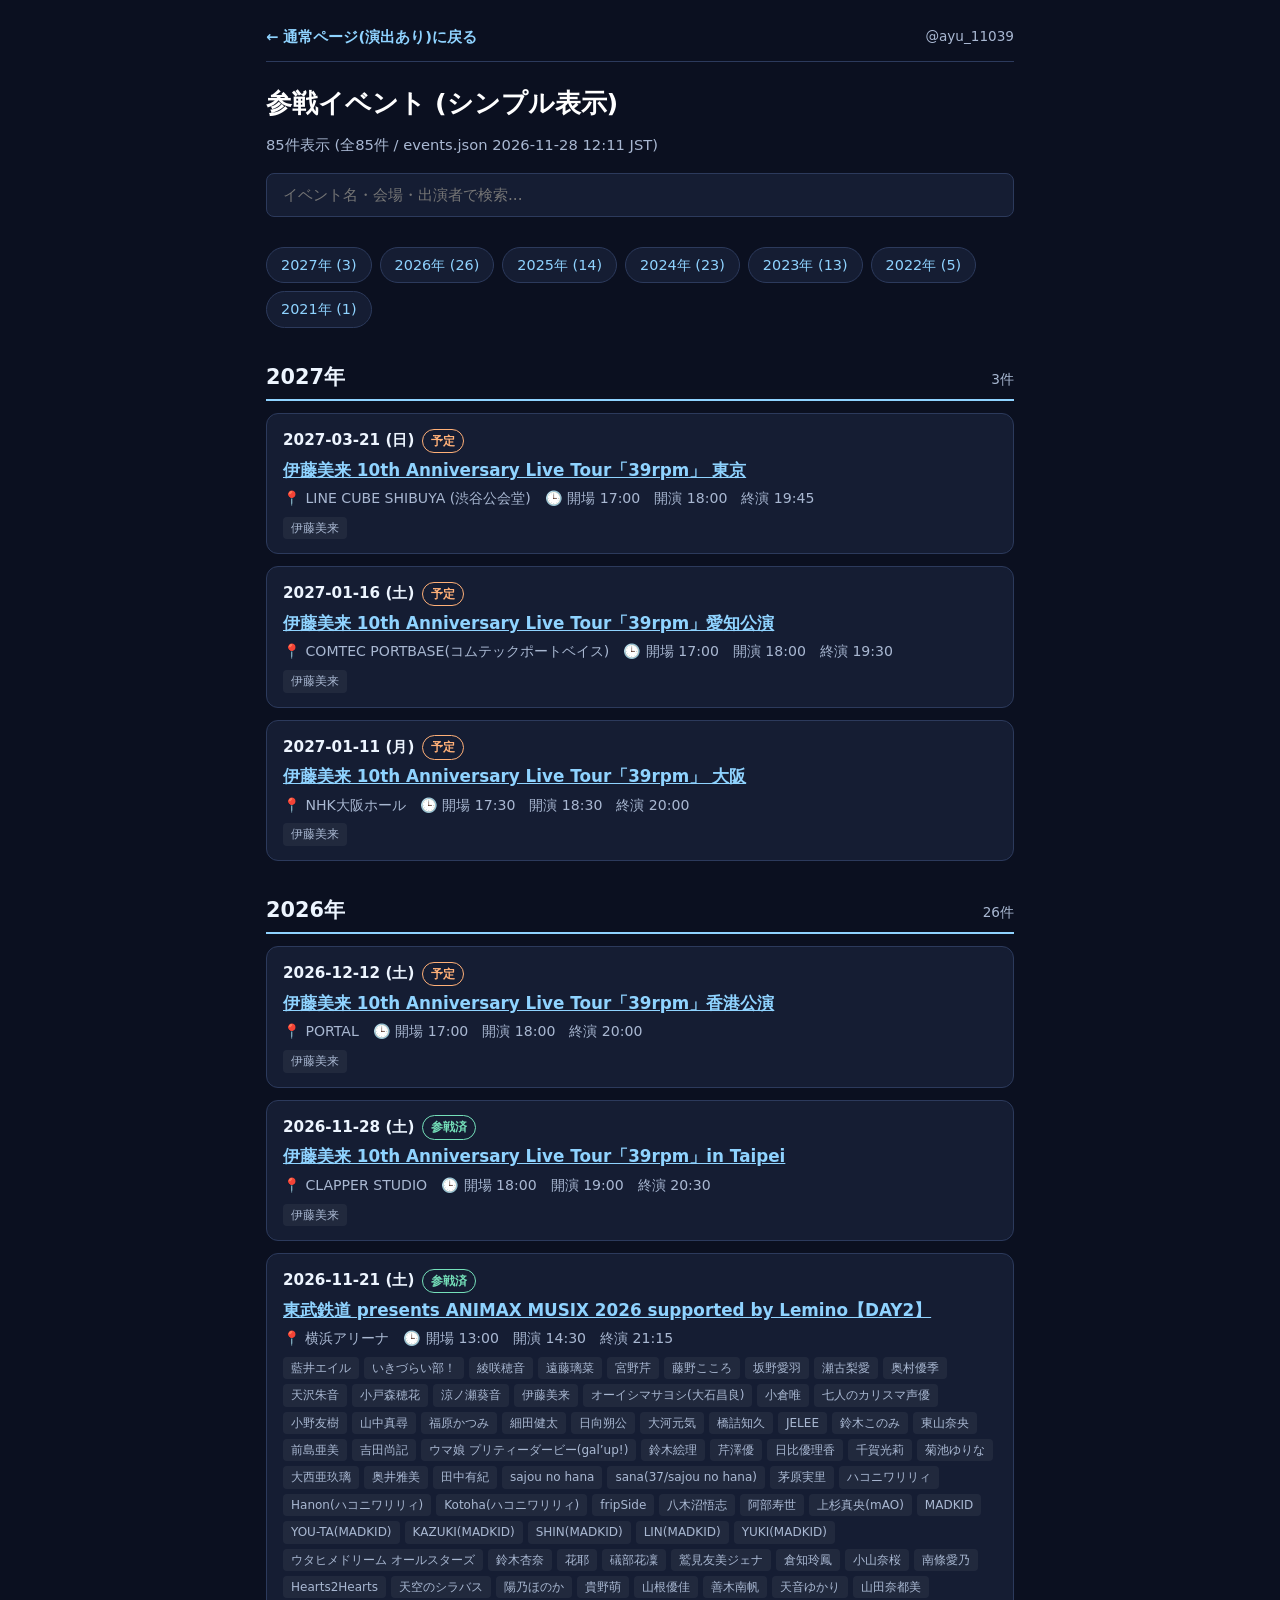
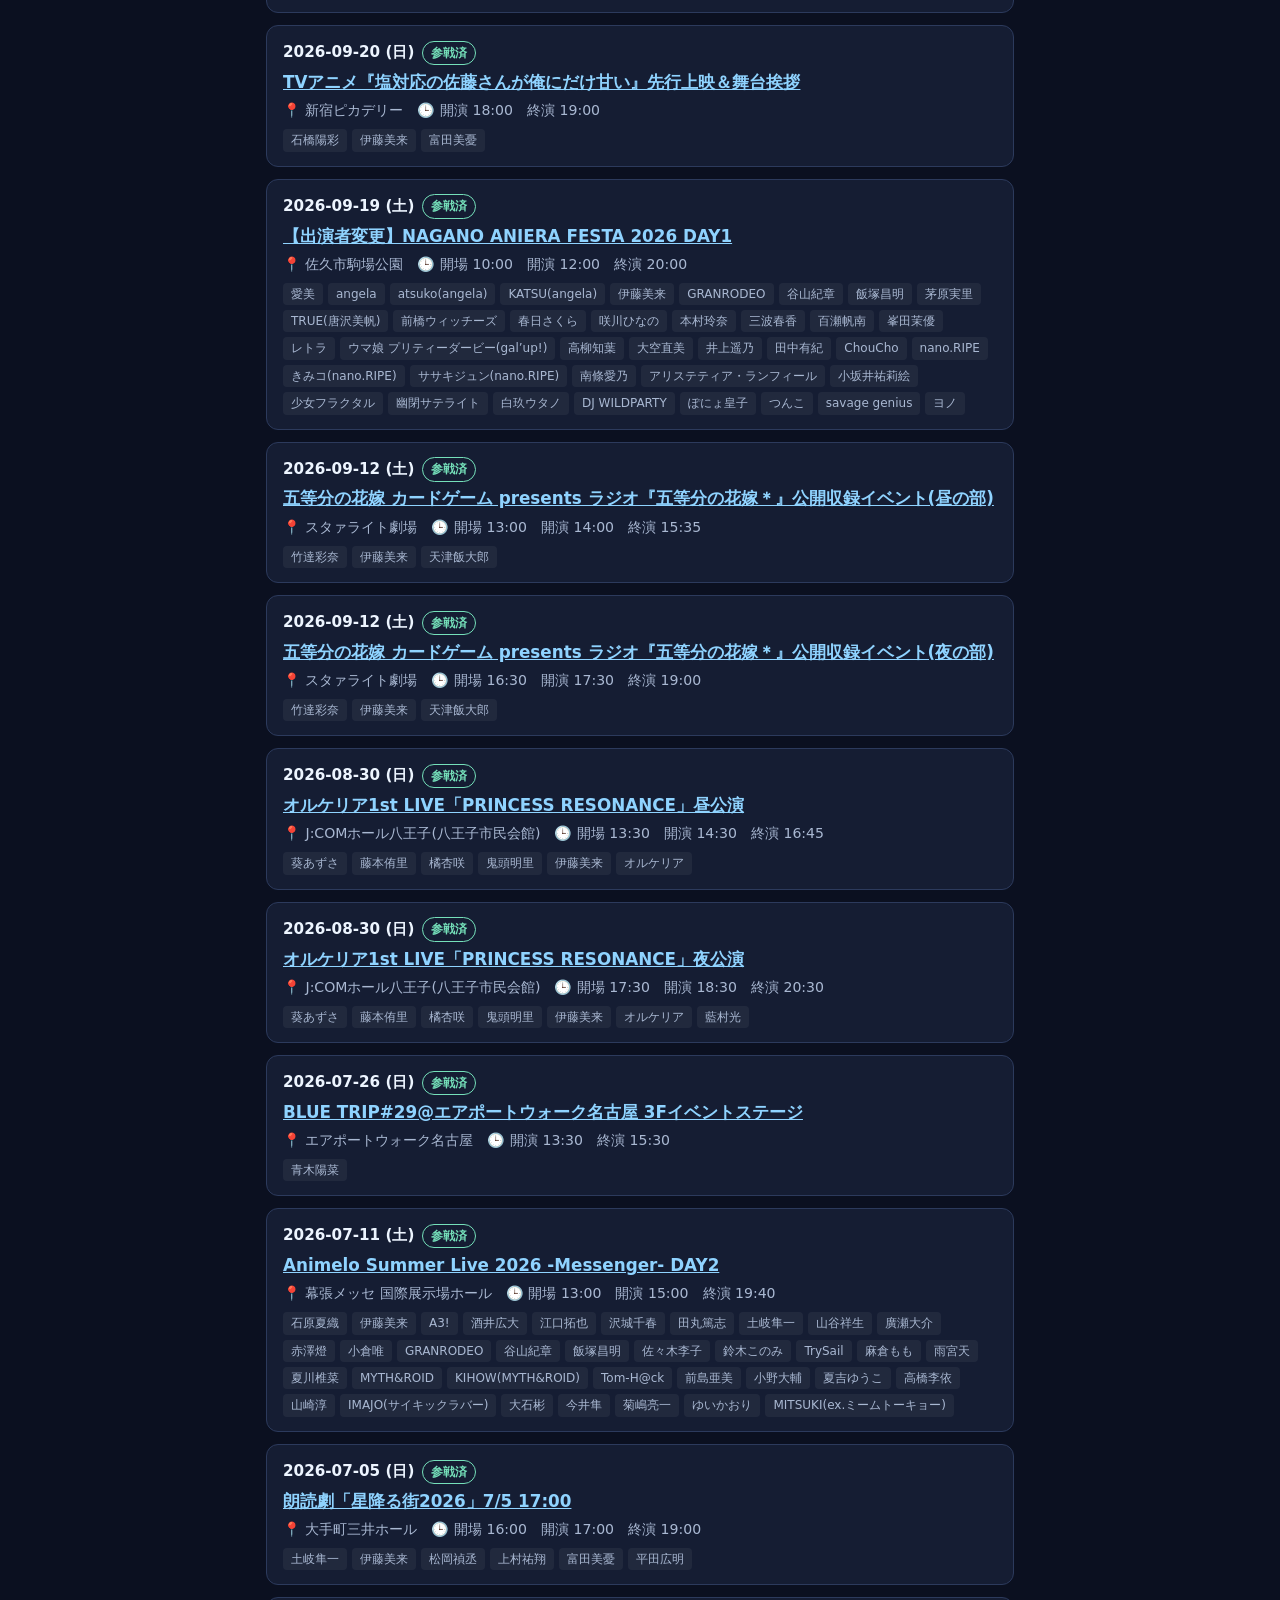
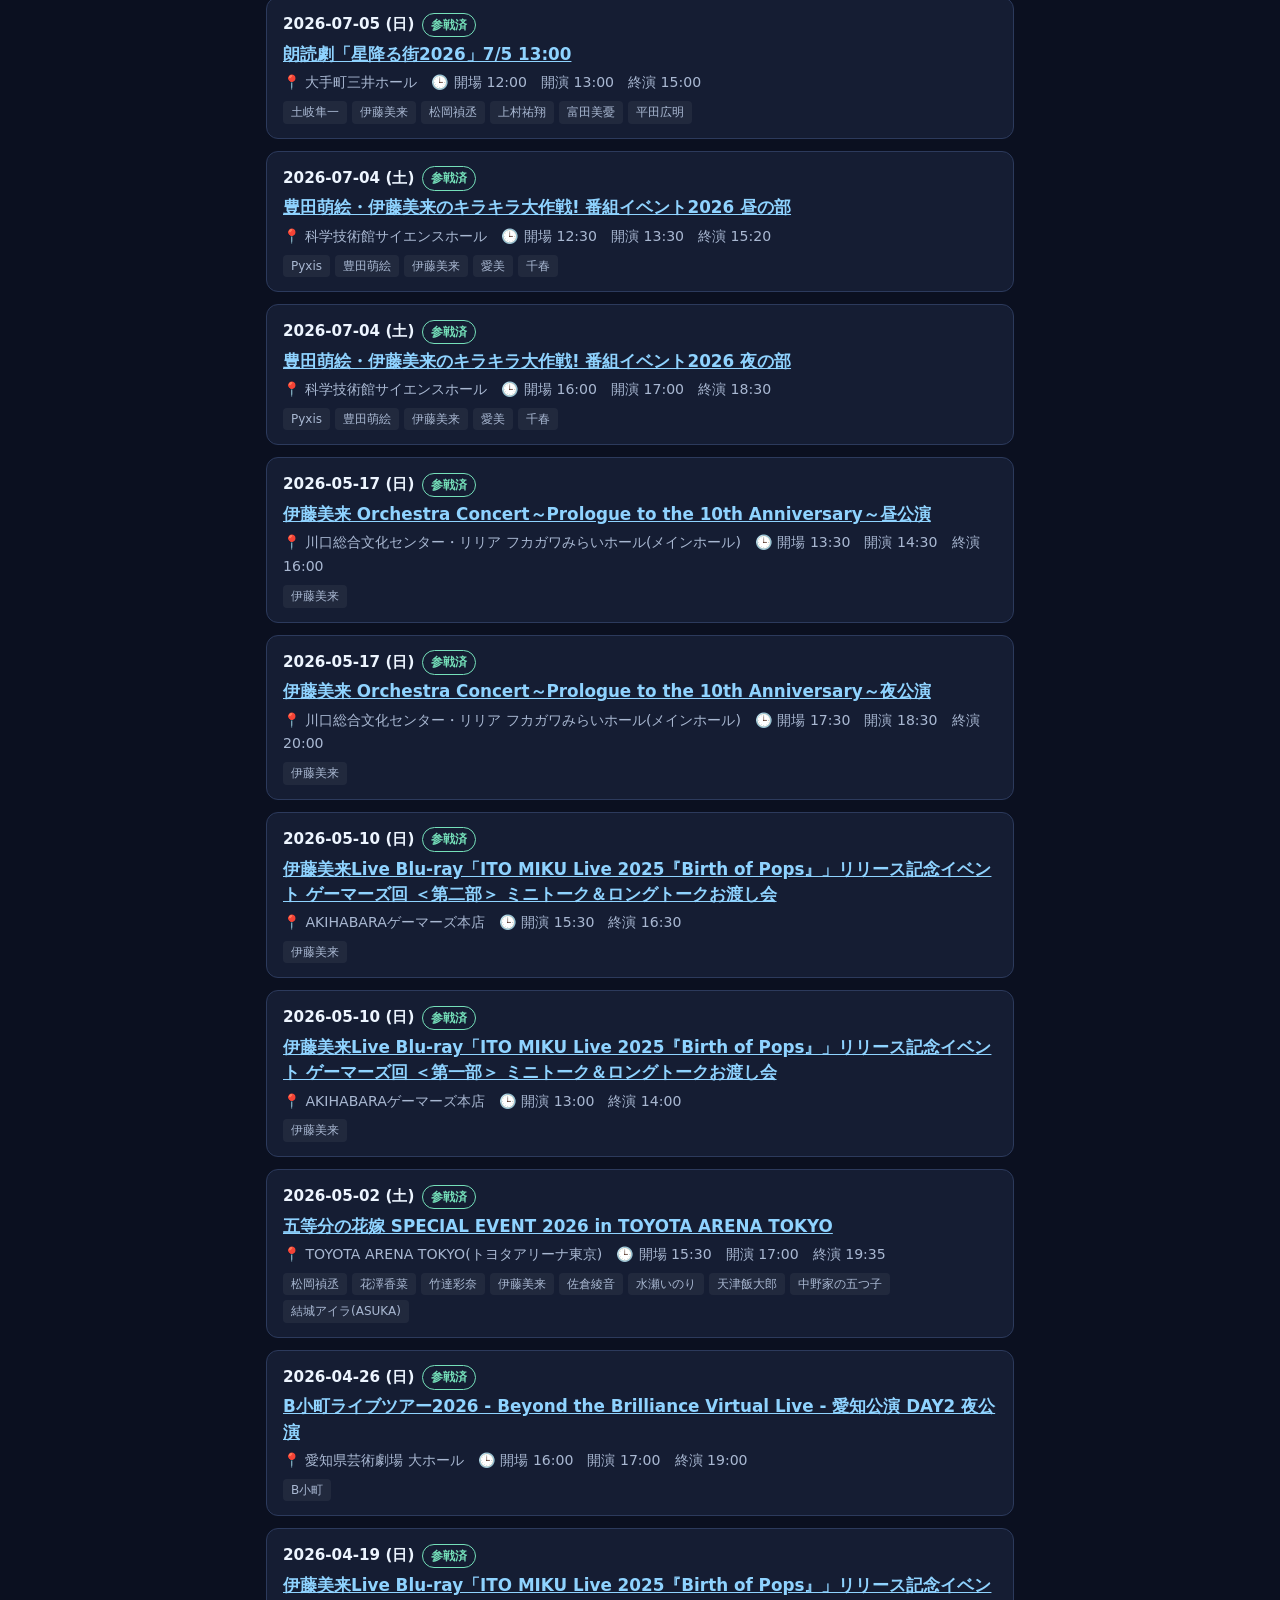
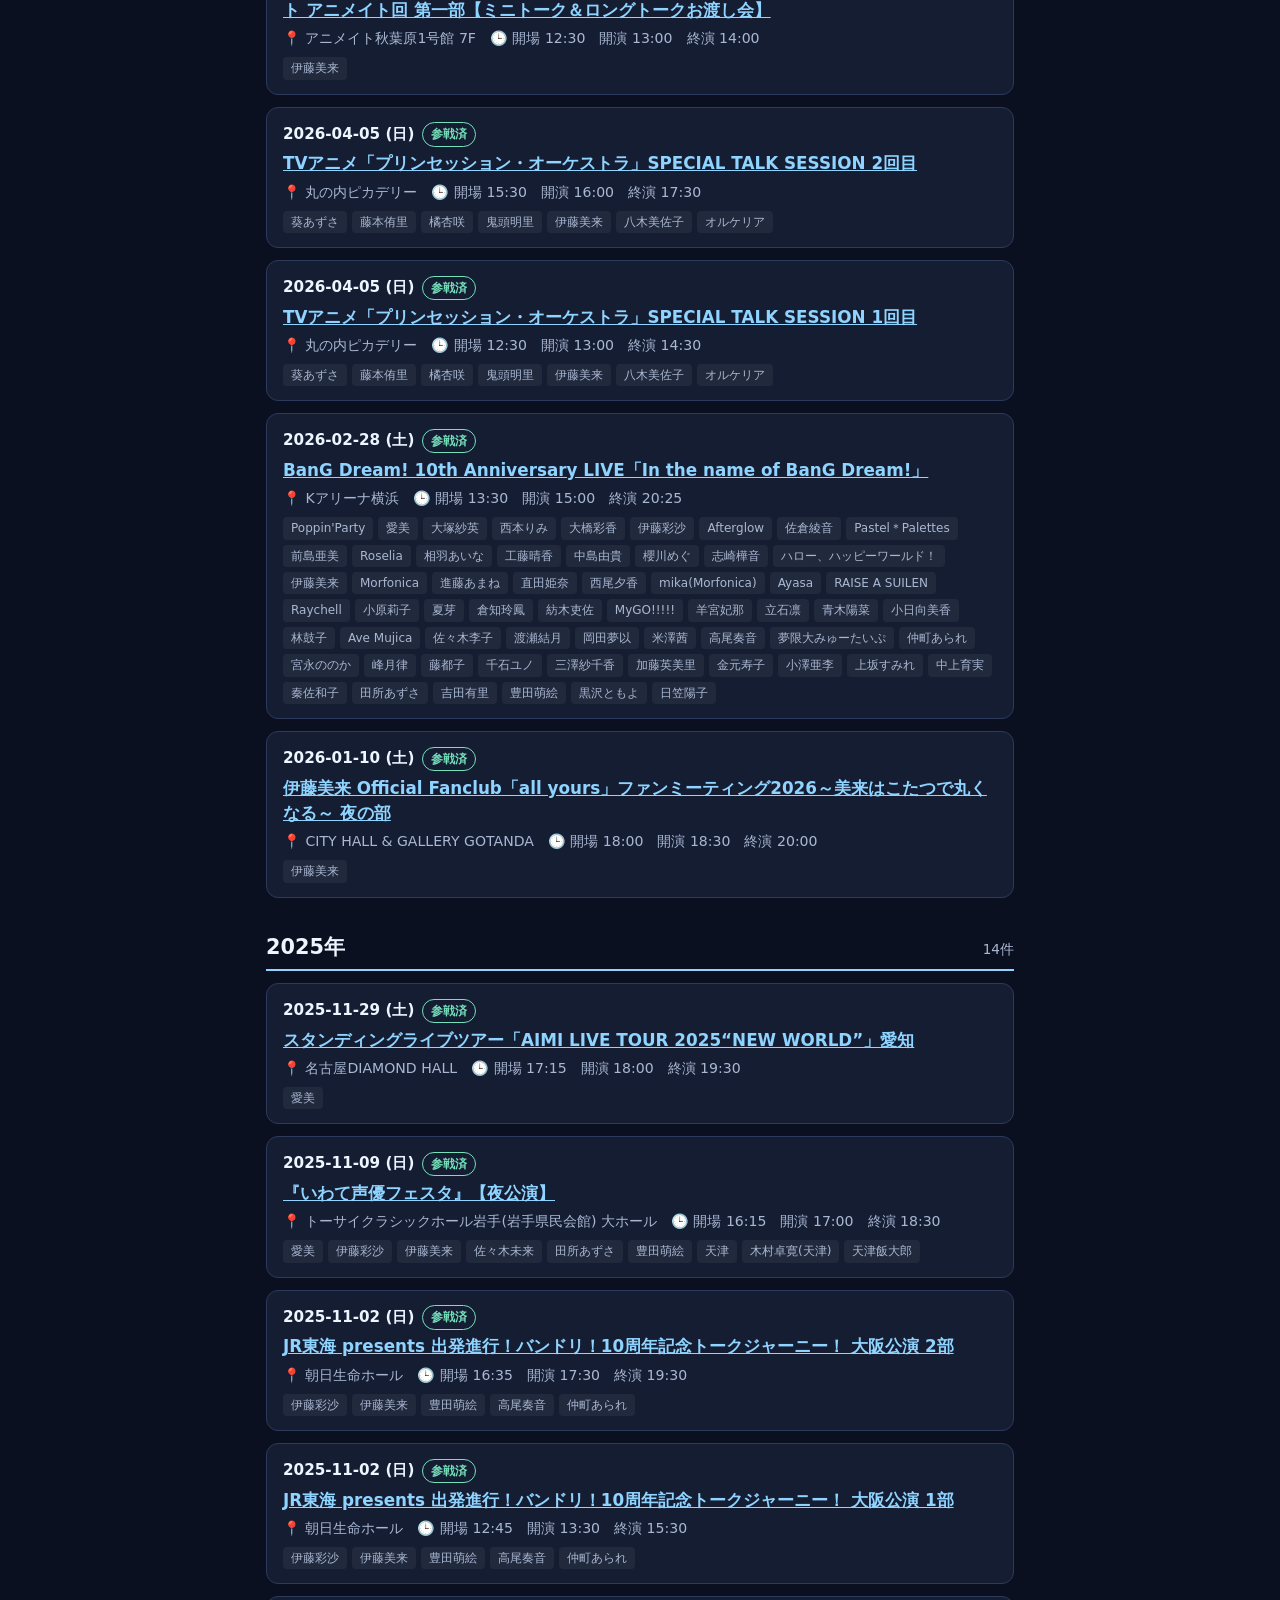
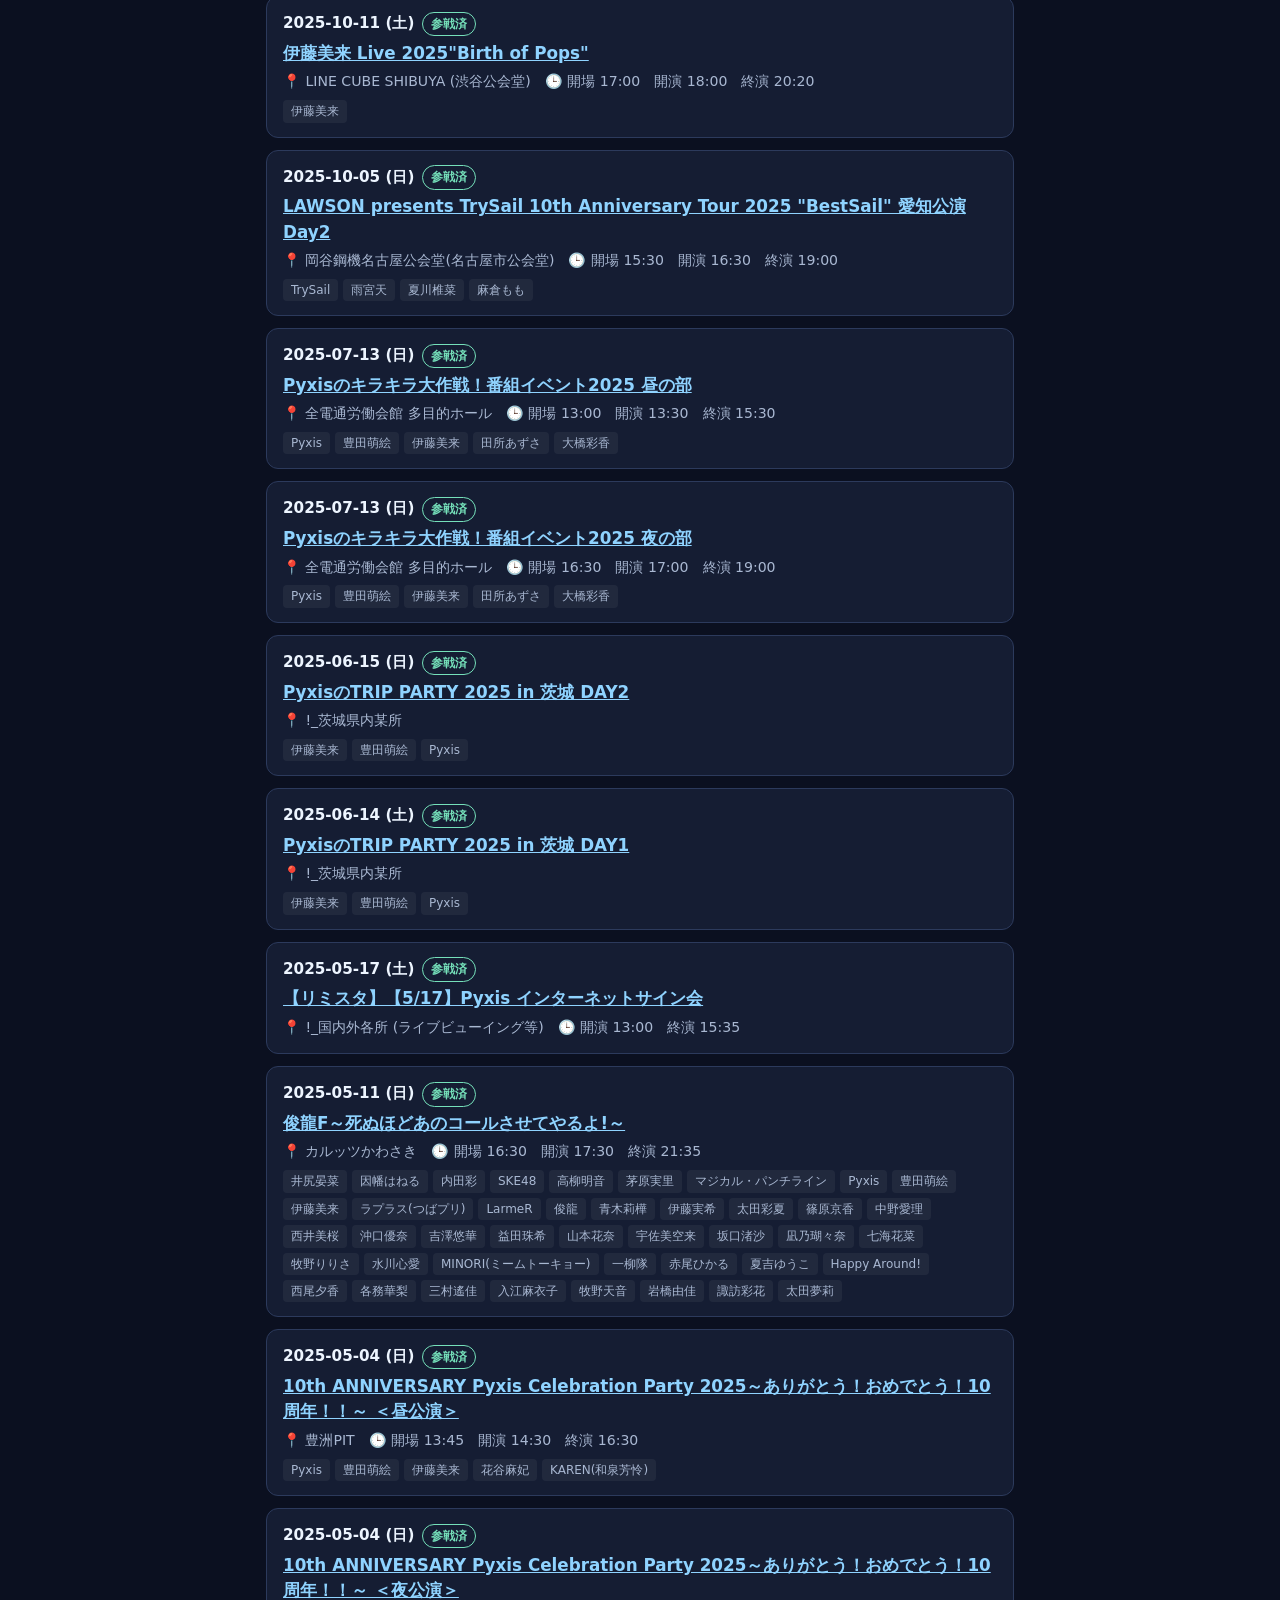
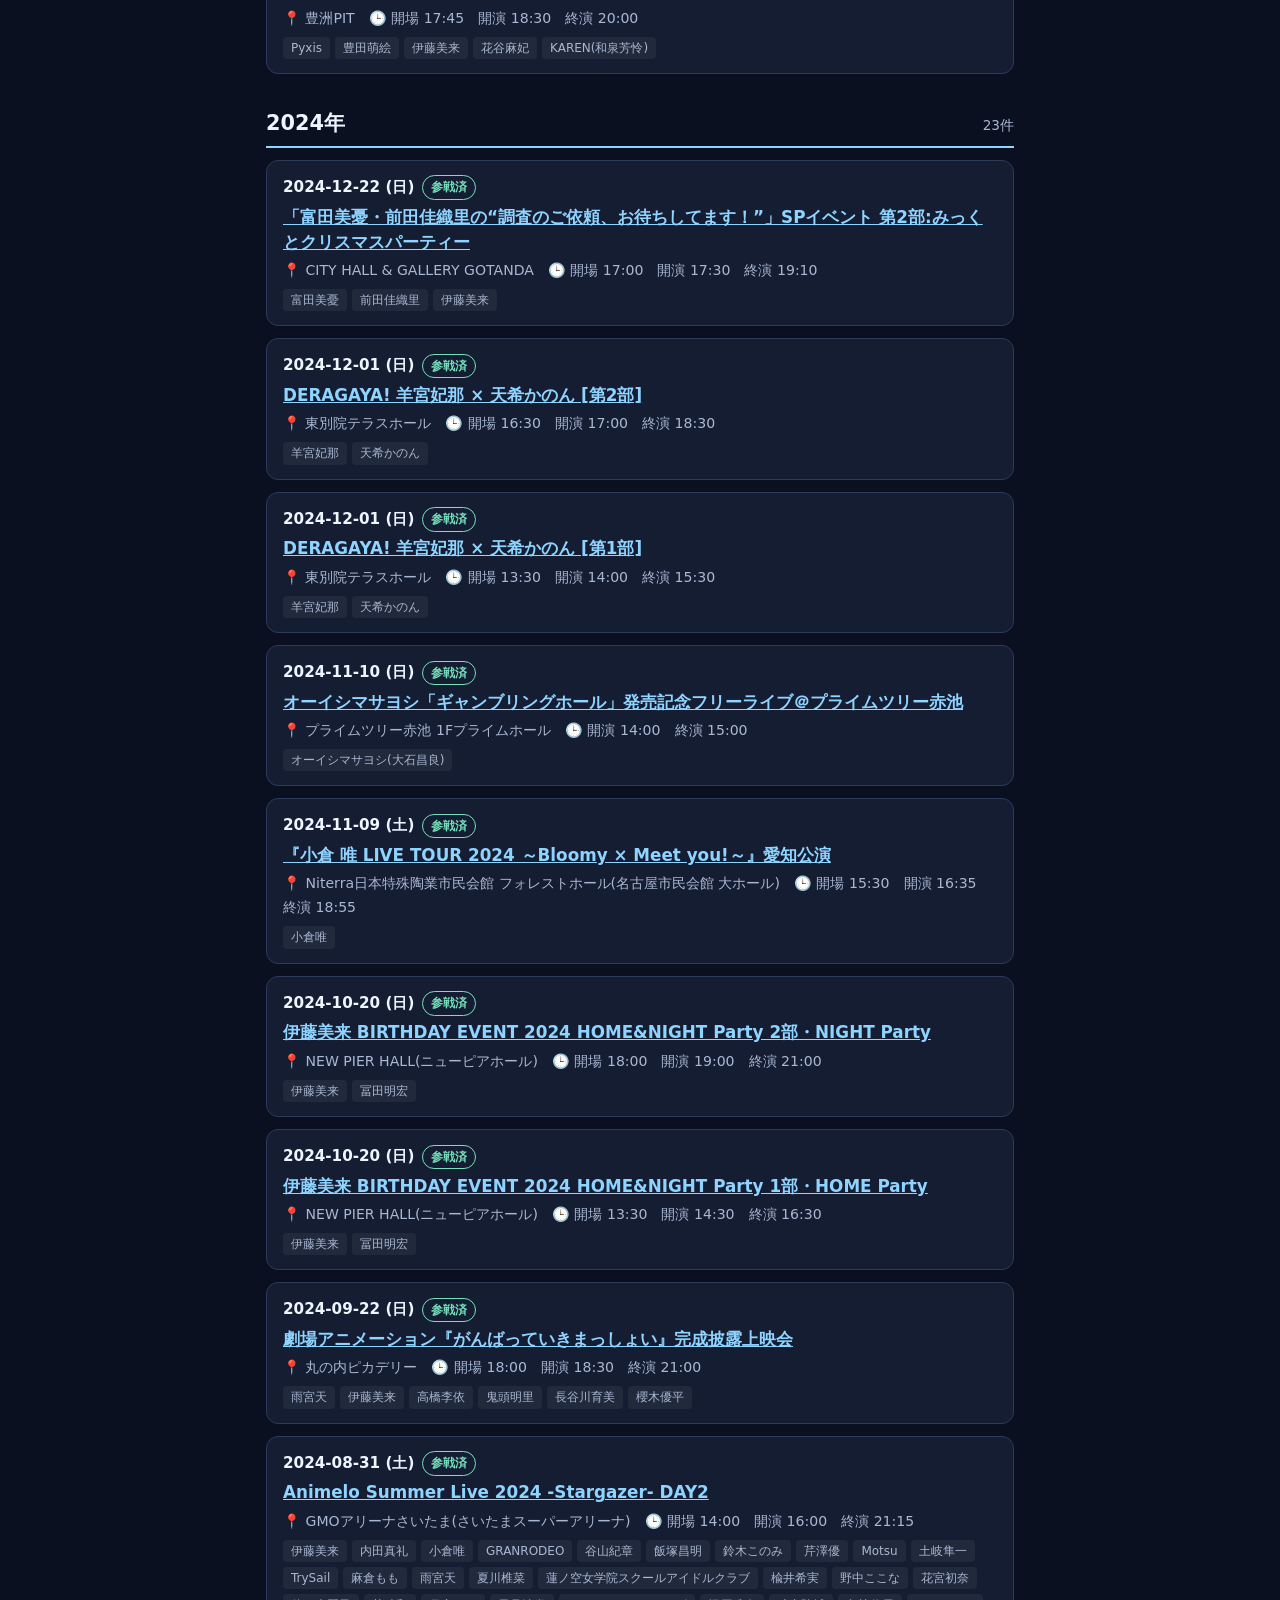
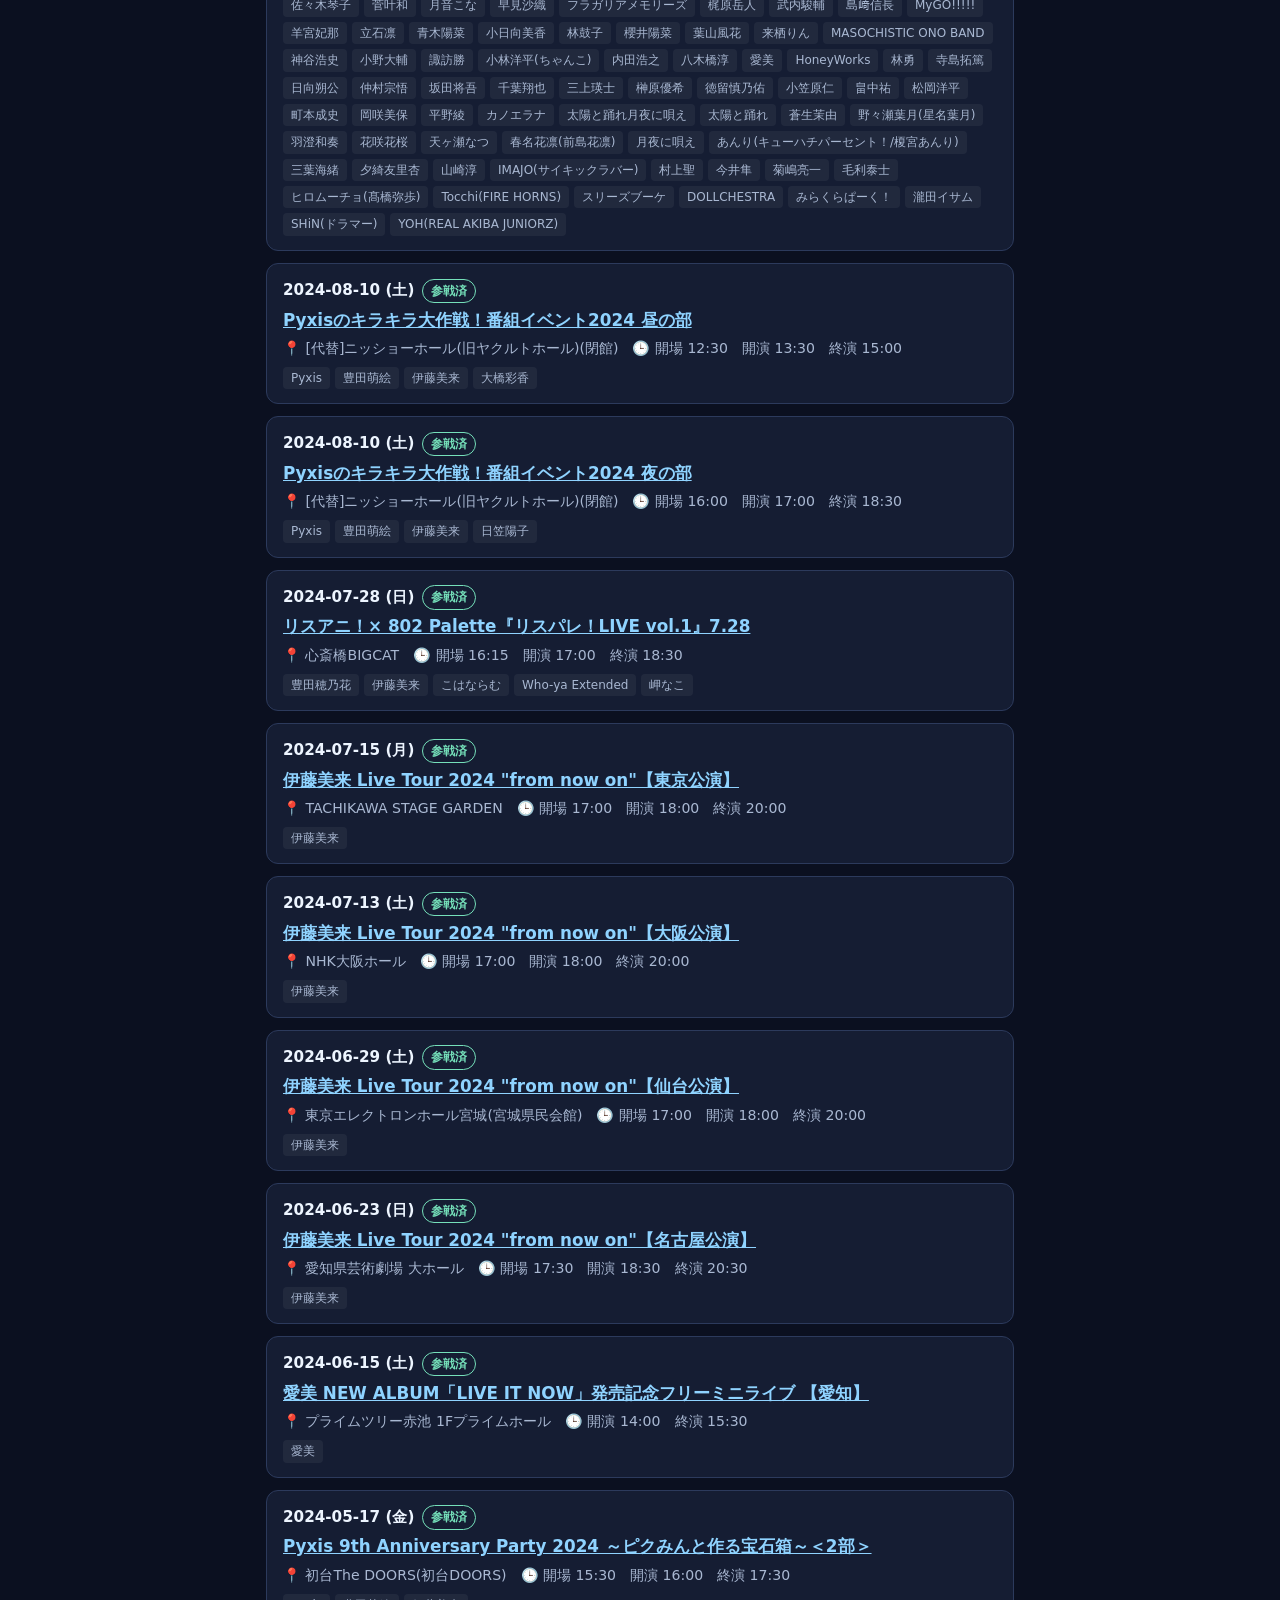
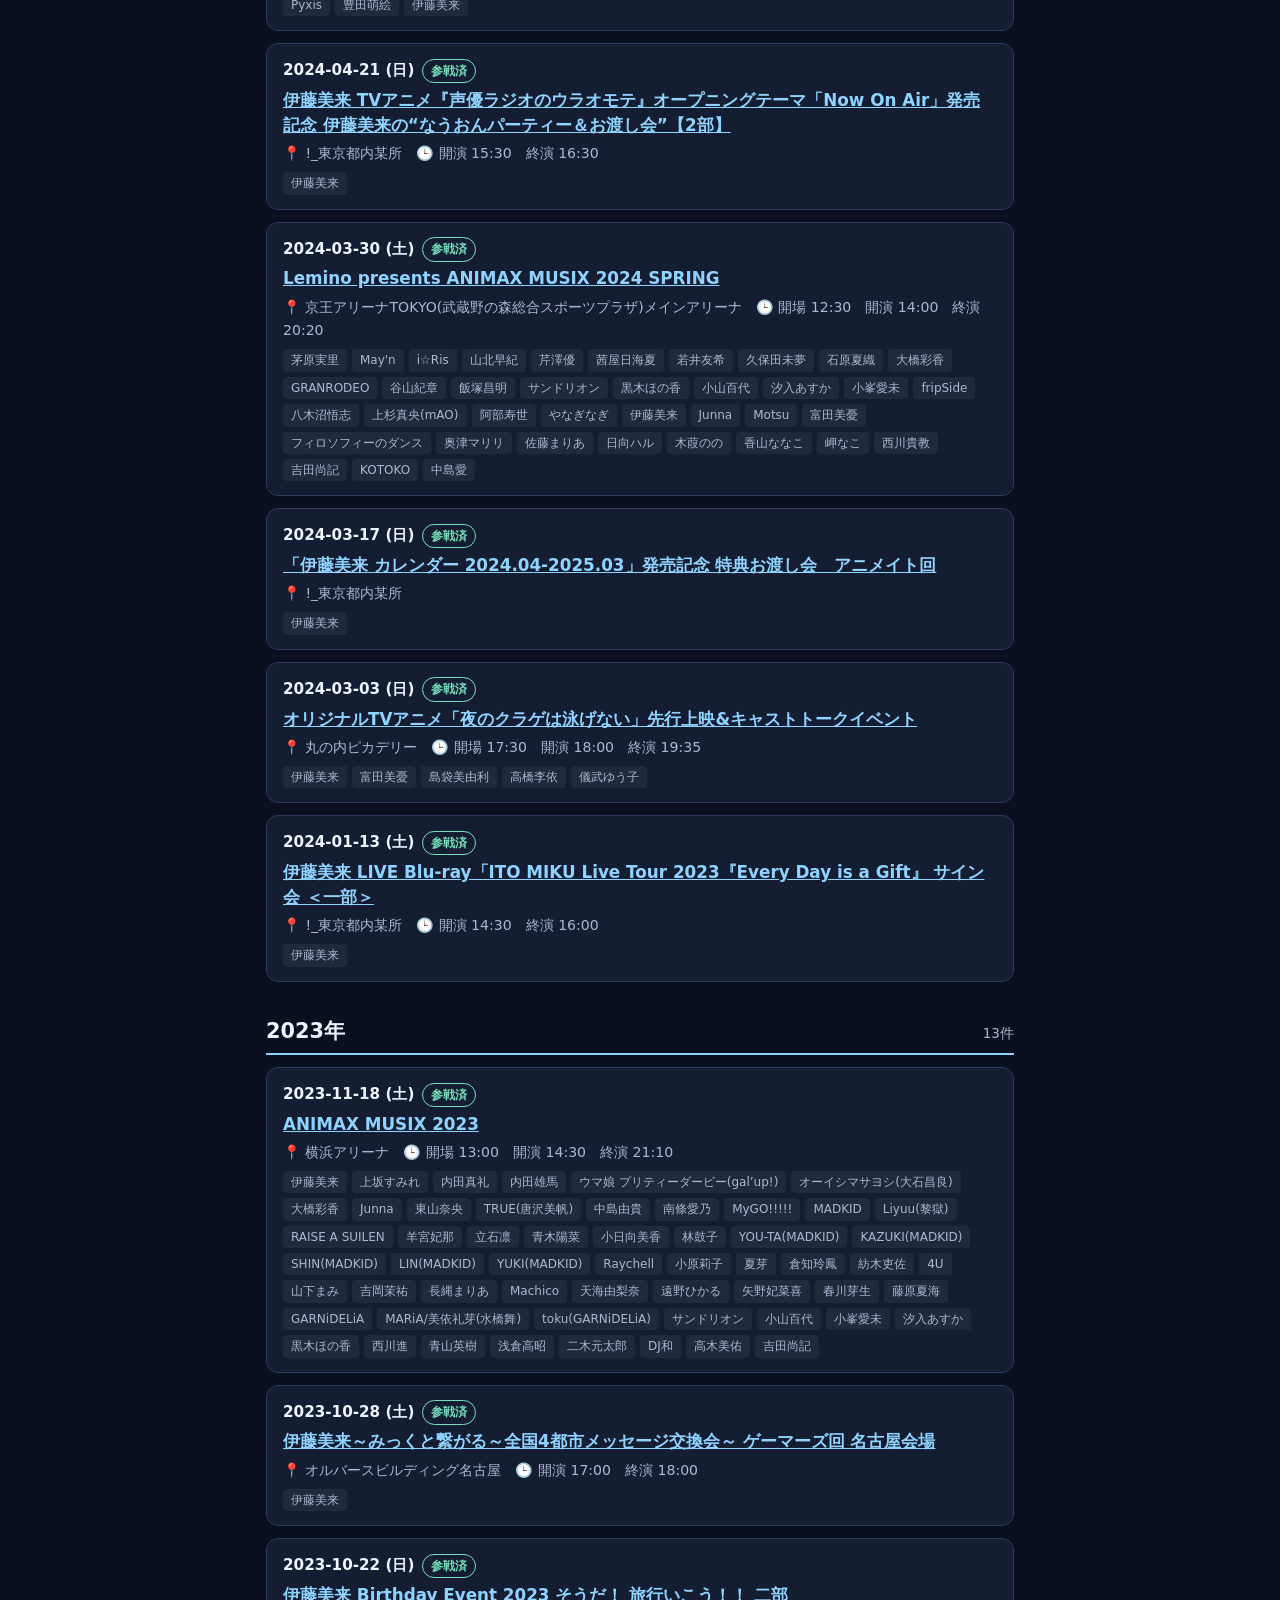
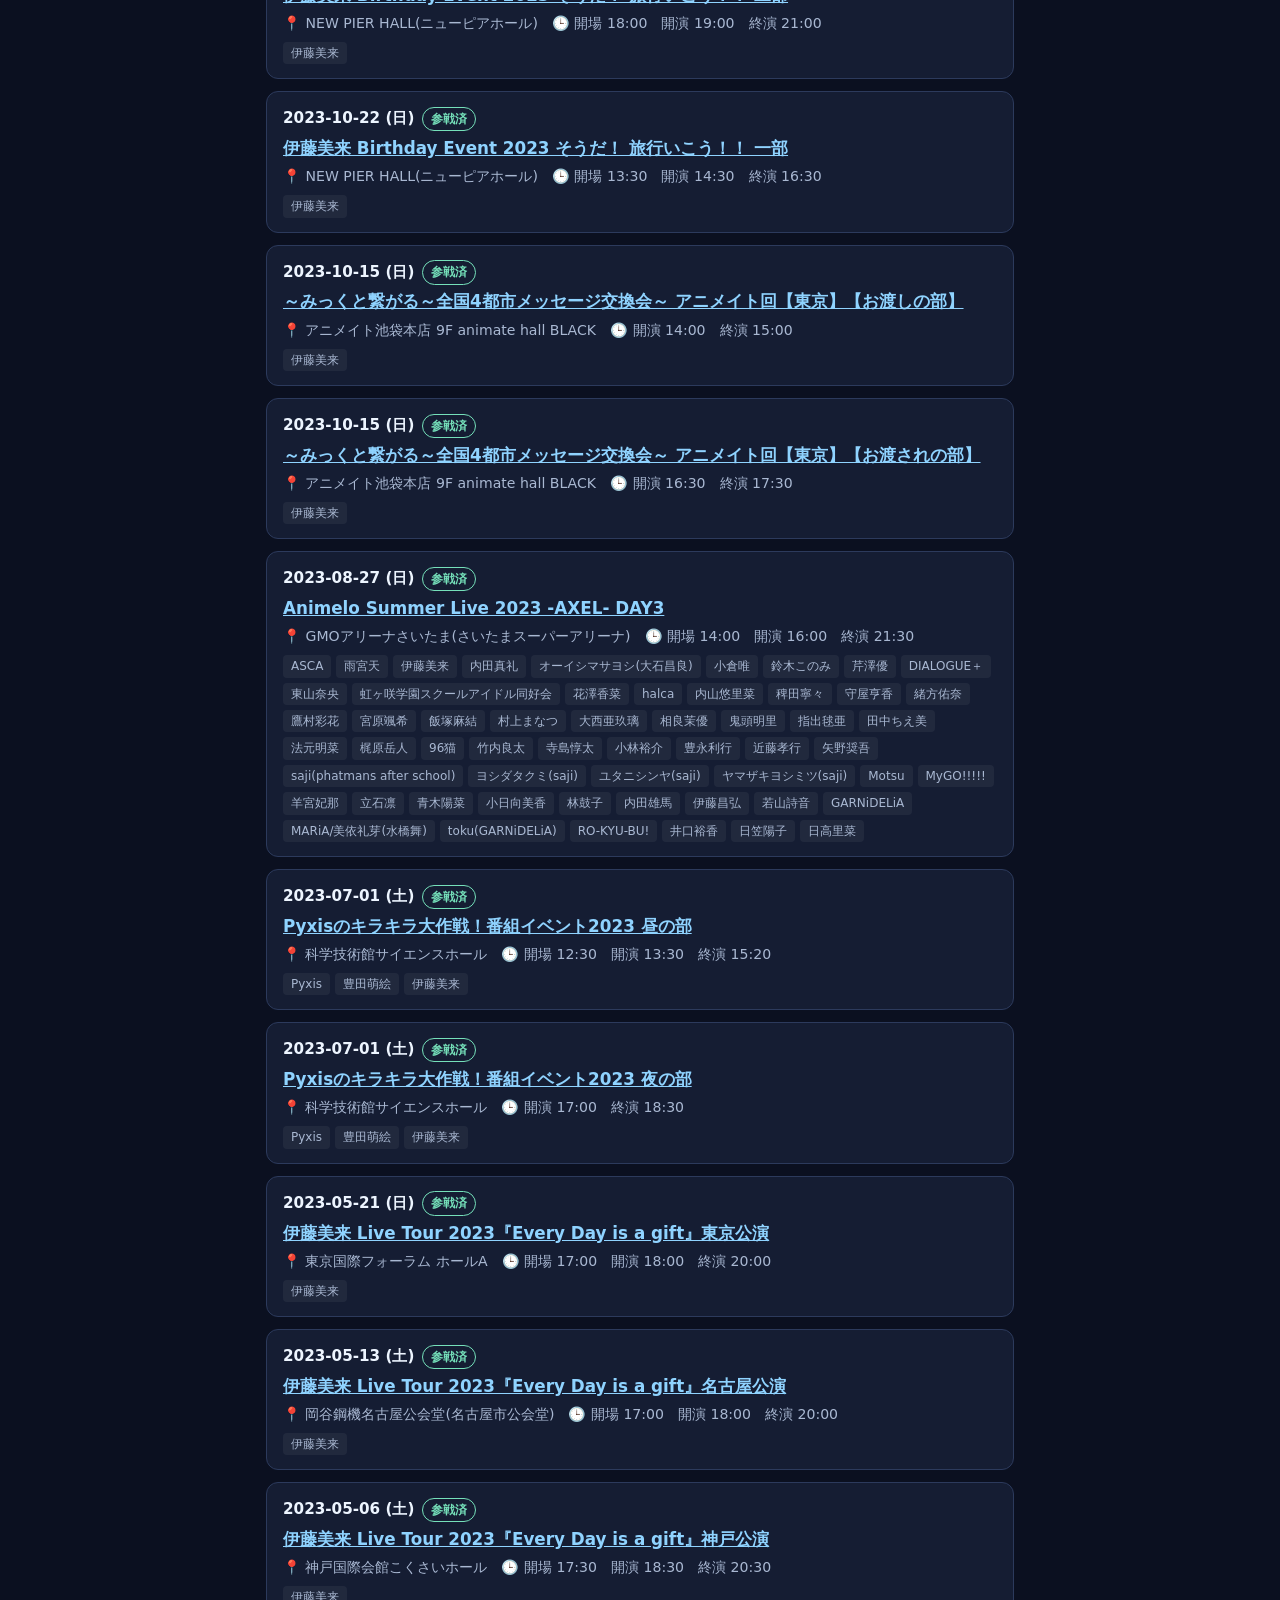
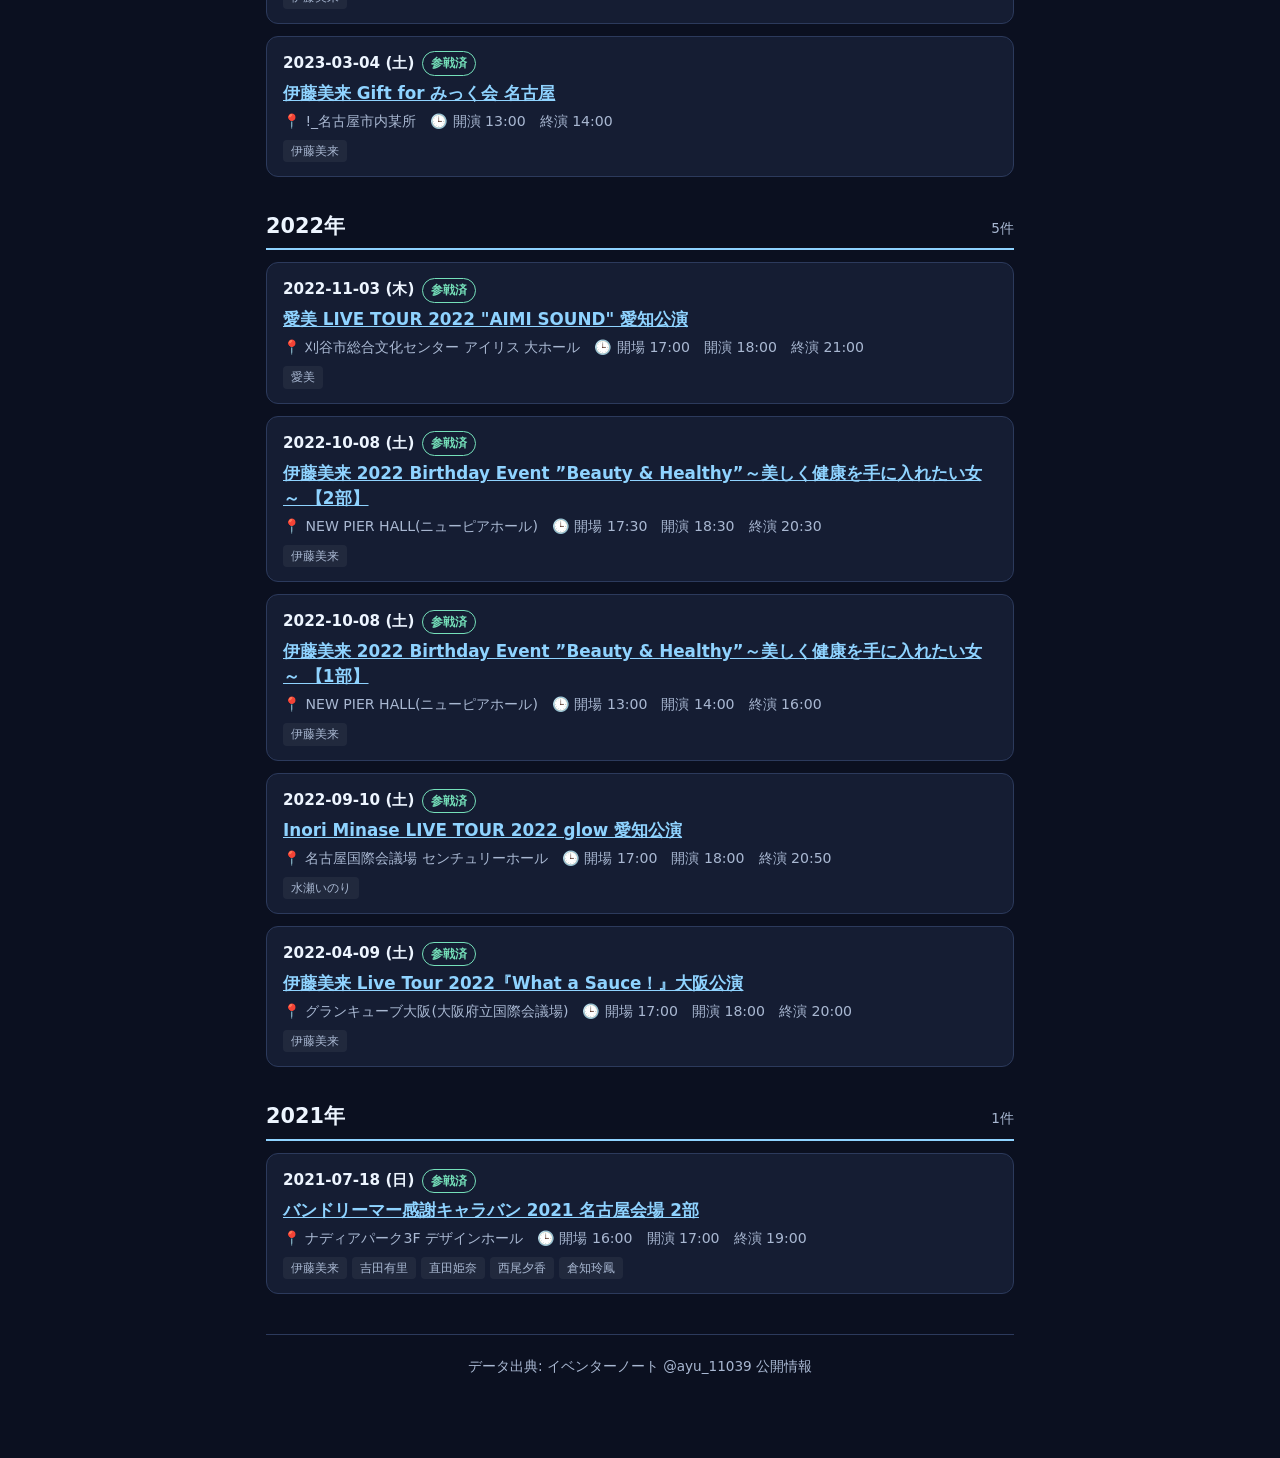
<file: simple.html>
<!DOCTYPE html>
<html lang="ja">
<head>
    <meta charset="utf-8">
    <meta name="viewport" content="width=device-width, initial-scale=1, viewport-fit=cover">
    <title>参戦イベント (シンプル表示) | Ayu 推し活ノート</title>
    <meta name="description" content="Ayu (@ayu_11039)の参戦イベント一覧。軽量・演出なしのシンプル表示版です。">
    <meta name="theme-color" content="#0b1020">
    <meta name="color-scheme" content="dark">
    <style>
        :root {
            --bg: #0b1020;
            --card: #151d33;
            --card-hover: #1c2744;
            --ink: #edf5ff;
            --muted: #a9b8d2;
            --line: #2c3a5c;
            --accent: #8fd3ff;
            --future: #ffb078;
            --ok: #75e0ba;
            color-scheme: dark;
        }
        * {
            box-sizing: border-box;
            margin: 0;
            padding: 0;
        }
        body {
            background: var(--bg);
            color: var(--ink);
            font: 16px/1.7 system-ui, -apple-system, "Hiragino Sans", "Noto Sans JP", sans-serif;
            min-height: 100vh;
        }
        main {
            max-width: 780px;
            margin: 0 auto;
            padding: 24px 16px 80px;
        }
        .top-nav {
            display: flex;
            align-items: center;
            justify-content: space-between;
            margin-bottom: 20px;
            padding-bottom: 12px;
            border-bottom: 1px solid var(--line);
        }
        .top-nav a {
            color: var(--accent);
            text-decoration: none;
            font-size: .92rem;
            font-weight: 700;
        }
        .top-nav a:hover {
            text-decoration: underline;
        }
        h1 {
            font-size: 1.6rem;
            margin: 0 0 6px;
            color: #fff;
        }
        .sub {
            color: var(--muted);
            margin: 0 0 16px;
            font-size: .92rem;
        }
        .search-input {
            width: 100%;
            height: 44px;
            padding: 0 16px;
            border-radius: 8px;
            border: 1px solid var(--line);
            background: var(--card);
            color: var(--ink);
            font: inherit;
            font-size: .95rem;
            margin-bottom: 16px;
        }
        .search-input:focus {
            outline: 2px solid var(--accent);
        }
        nav.years {
            display: flex;
            flex-wrap: wrap;
            gap: 8px;
            margin: 14px 0 16px;
        }
        nav.years a {
            padding: 5px 14px;
            border: 1px solid var(--line);
            border-radius: 999px;
            color: var(--accent);
            background: var(--card);
            text-decoration: none;
            font-size: .9rem;
            transition: all .2s;
        }
        nav.years a:hover {
            background: var(--card-hover);
            border-color: var(--accent);
        }
        h2 {
            font-size: 1.3rem;
            margin: 32px 0 12px;
            padding-bottom: 4px;
            border-bottom: 2px solid var(--accent);
            display: flex;
            align-items: baseline;
            justify-content: space-between;
        }
        h2 small {
            color: var(--muted);
            font-weight: 400;
            font-size: .85rem;
        }
        ul {
            list-style: none;
        }
        li {
            background: var(--card);
            border: 1px solid var(--line);
            border-radius: 12px;
            padding: 14px 16px;
            margin-bottom: 12px;
            transition: border-color .2s;
        }
        li:hover {
            border-color: var(--accent);
        }
        .date-line {
            font-weight: 700;
            display: flex;
            align-items: center;
            gap: 8px;
            font-size: .95rem;
        }
        .tag {
            font-size: .75rem;
            border-radius: 999px;
            padding: 1px 8px;
            font-weight: 700;
            border: 1px solid currentColor;
        }
        .tag.future {
            color: var(--future);
            border-color: var(--future);
        }
        .tag.past {
            color: var(--ok);
            border-color: var(--ok);
        }
        .title {
            font-weight: 700;
            font-size: 1.05rem;
            margin: 4px 0;
            line-height: 1.5;
        }
        .meta {
            color: var(--muted);
            font-size: .88rem;
            margin-top: 4px;
        }
        .who-tags {
            display: flex;
            flex-wrap: wrap;
            gap: 5px;
            margin-top: 6px;
        }
        .who-tag {
            font-size: .75rem;
            color: var(--muted);
            background: rgba(255, 255, 255, 0.05);
            padding: 1px 8px;
            border-radius: 4px;
        }
        a {
            color: var(--accent);
        }
        footer {
            margin-top: 40px;
            padding-top: 20px;
            border-top: 1px solid var(--line);
            color: var(--muted);
            font-size: .85rem;
            text-align: center;
        }
    </style>
</head>
<body>
<main>
    <div class="top-nav">
        <a href="index.html">← 通常ページ(演出あり)に戻る</a>
        <span style="color:var(--muted);font-size:.85rem;">@ayu_11039</span>
    </div>
    <h1>参戦イベント (シンプル表示)</h1>
    <p class="sub" id="info">読み込み中…</p>
    <input type="text" id="search" class="search-input" placeholder="イベント名・会場・出演者で検索...">
    <nav class="years" id="years"></nav>
    <div id="list"></div>
    <footer>データ出典: イベンターノート @ayu_11039 公開情報</footer>
</main>
<script>
    const BUILTIN = [{"date": "2027-03-21", "title": "伊藤美来 10th Anniversary Live Tour「39rpm」 東京", "venue": "LINE CUBE SHIBUYA (渋谷公会堂)", "open": "17:00", "start": "18:00", "end": "19:45", "who": ["伊藤美来"], "url": "https://www.eventernote.com/events/484272"}, {"date": "2027-01-16", "title": "伊藤美来 10th Anniversary Live Tour「39rpm」愛知公演", "venue": "COMTEC PORTBASE(コムテックポートベイス)", "open": "17:00", "start": "18:00", "end": "19:30", "who": ["伊藤美来"], "url": "https://www.eventernote.com/events/484271"}, {"date": "2027-01-11", "title": "伊藤美来 10th Anniversary Live Tour「39rpm」 大阪", "venue": "NHK大阪ホール", "open": "17:30", "start": "18:30", "end": "20:00", "who": ["伊藤美来"], "url": "https://www.eventernote.com/events/484270"}, {"date": "2026-12-12", "title": "伊藤美来 10th Anniversary Live Tour「39rpm」香港公演", "venue": "PORTAL", "open": "17:00", "start": "18:00", "end": "20:00", "who": ["伊藤美来"], "url": "https://www.eventernote.com/events/484269"}, {"date": "2026-11-28", "title": "伊藤美来 10th Anniversary Live Tour「39rpm」in Taipei", "venue": "CLAPPER STUDIO", "open": "17:00", "start": "18:00", "end": "19:30", "who": ["伊藤美来"], "url": "https://www.eventernote.com/events/484268"}, {"date": "2026-11-21", "title": "東武鉄道 presents ANIMAX MUSIX 2026 supported by Lemino【DAY2】", "venue": "横浜アリーナ", "open": "13:00", "start": "14:30", "end": "21:00", "who": ["藍井エイル", "いきづらい部！", "綾咲穂音", "遠藤璃菜", "宮野芹", "藤野こころ", "坂野愛羽", "瀬古梨愛", "奥村優季", "天沢朱音", "小戸森穂花", "涼ノ瀬葵音", "伊藤美来", "オーイシマサヨシ(大石昌良)", "小倉唯", "七人のカリスマ声優", "小野友樹", "山中真尋", "福原かつみ", "細田健太", "日向朔公", "大河元気", "橋詰知久", "JELEE", "鈴木このみ", "東山奈央", "前島亜美", "吉田尚記", "ウマ娘 プリティーダービー(gal’up!)", "鈴木絵理", "芹澤優", "日比優理香", "千賀光莉", "菊池ゆりな", "大西亜玖璃", "奥井雅美", "田中有紀", "sajou no hana", "sana(37/sajou no hana)", "茅原実里", "ハコニワリリィ", "Hanon(ハコニワリリィ)", "Kotoha(ハコニワリリィ)", "fripSide", "八木沼悟志", "阿部寿世", "上杉真央(mAO)", "MADKID", "YOU-TA(MADKID)", "KAZUKI(MADKID)", "SHIN(MADKID)", "LIN(MADKID)", "YUKI(MADKID)", "ウタヒメドリーム オールスターズ", "鈴木杏奈", "花耶", "礒部花凜", "鷲見友美ジェナ", "倉知玲鳳", "小山奈桜", "南條愛乃", "Hearts2Hearts", "天空のシラバス", "陽乃ほのか", "貴野萌", "山根優佳", "善木南帆", "天音ゆかり"], "url": "https://www.eventernote.com/events/466254"}, {"date": "2026-09-20", "title": "TVアニメ『塩対応の佐藤さんが俺にだけ甘い』先行上映＆舞台挨拶", "venue": "新宿ピカデリー", "open": "-", "start": "18:00", "end": "19:00", "who": ["石橋陽彩", "伊藤美来", "富田美憂"], "url": "https://www.eventernote.com/events/483256"}, {"date": "2026-09-19", "title": "【出演者変更】NAGANO ANIERA FESTA 2026 DAY1", "venue": "佐久市駒場公園", "open": "10:00", "start": "12:00", "end": "20:00", "who": ["愛美", "angela", "atsuko(angela)", "KATSU(angela)", "伊藤美来", "GRANRODEO", "谷山紀章", "飯塚昌明", "茅原実里", "TRUE(唐沢美帆)", "前橋ウィッチーズ", "春日さくら", "咲川ひなの", "本村玲奈", "三波春香", "百瀬帆南", "峯田茉優", "レトラ", "ウマ娘 プリティーダービー(gal’up!)", "高柳知葉", "大空直美", "井上遥乃", "田中有紀", "ChouCho", "nano.RIPE", "きみコ(nano.RIPE)", "ササキジュン(nano.RIPE)", "南條愛乃", "アリステティア・ランフィール", "小坂井祐莉絵", "少女フラクタル", "幽閉サテライト", "白玖ウタノ", "DJ WILDPARTY", "ぽにょ皇子", "つんこ", "savage genius", "ヨノ"], "url": "https://www.eventernote.com/events/453804"}, {"date": "2026-09-12", "title": "五等分の花嫁 カードゲーム presents ラジオ『五等分の花嫁＊』公開収録イベント(昼の部)", "venue": "スタァライト劇場", "open": "13:00", "start": "14:00", "end": "15:35", "who": ["竹達彩奈", "伊藤美来", "天津飯大郎"], "url": "https://www.eventernote.com/events/488725"}, {"date": "2026-09-12", "title": "五等分の花嫁 カードゲーム presents ラジオ『五等分の花嫁＊』公開収録イベント(夜の部)", "venue": "スタァライト劇場", "open": "16:30", "start": "17:30", "end": "19:00", "who": ["竹達彩奈", "伊藤美来", "天津飯大郎"], "url": "https://www.eventernote.com/events/477269"}, {"date": "2026-08-30", "title": "オルケリア1st LIVE「PRINCESS RESONANCE」昼公演", "venue": "J:COMホール八王子(八王子市民会館)", "open": "13:30", "start": "14:30", "end": "16:45", "who": ["葵あずさ", "藤本侑里", "橘杏咲", "鬼頭明里", "伊藤美来", "オルケリア"], "url": "https://www.eventernote.com/events/473613"}, {"date": "2026-08-30", "title": "オルケリア1st LIVE「PRINCESS RESONANCE」夜公演", "venue": "J:COMホール八王子(八王子市民会館)", "open": "17:30", "start": "18:30", "end": "20:30", "who": ["葵あずさ", "藤本侑里", "橘杏咲", "鬼頭明里", "伊藤美来", "オルケリア", "藍村光"], "url": "https://www.eventernote.com/events/473614"}, {"date": "2026-07-26", "title": "BLUE TRIP#29@エアポートウォーク名古屋 3Fイベントステージ", "venue": "エアポートウォーク名古屋", "open": "-", "start": "13:30", "end": "15:30", "who": ["青木陽菜"], "url": "https://www.eventernote.com/events/475382"}, {"date": "2026-07-11", "title": "Animelo Summer Live 2026 -Messenger- DAY2", "venue": "幕張メッセ 国際展示場ホール", "open": "13:00", "start": "15:00", "end": "19:40", "who": ["石原夏織", "伊藤美来", "A3!", "酒井広大", "江口拓也", "沢城千春", "田丸篤志", "土岐隼一", "山谷祥生", "廣瀬大介", "赤澤燈", "小倉唯", "GRANRODEO", "谷山紀章", "飯塚昌明", "佐々木李子", "鈴木このみ", "TrySail", "麻倉もも", "雨宮天", "夏川椎菜", "MYTH&ROID", "KIHOW(MYTH&ROID)", "Tom-H@ck", "前島亜美", "小野大輔", "夏吉ゆうこ", "高橋李依", "山崎淳", "IMAJO(サイキックラバー)", "大石彬", "今井隼", "菊嶋亮一", "ゆいかおり", "MITSUKI(ex.ミームトーキョー)"], "url": "https://www.eventernote.com/events/456367"}, {"date": "2026-07-05", "title": "朗読劇「星降る街2026」7/5 17:00", "venue": "大手町三井ホール", "open": "16:00", "start": "17:00", "end": "19:00", "who": ["土岐隼一", "伊藤美来", "松岡禎丞", "上村祐翔", "富田美憂", "平田広明"], "url": "https://www.eventernote.com/events/459976"}, {"date": "2026-07-05", "title": "朗読劇「星降る街2026」7/5 13:00", "venue": "大手町三井ホール", "open": "12:00", "start": "13:00", "end": "15:00", "who": ["土岐隼一", "伊藤美来", "松岡禎丞", "上村祐翔", "富田美憂", "平田広明"], "url": "https://www.eventernote.com/events/459977"}, {"date": "2026-07-04", "title": "豊田萌絵・伊藤美来のキラキラ大作戦! 番組イベント2026 昼の部", "venue": "科学技術館サイエンスホール", "open": "12:30", "start": "13:30", "end": "15:20", "who": ["Pyxis", "豊田萌絵", "伊藤美来", "愛美", "千春"], "url": "https://www.eventernote.com/events/460357"}, {"date": "2026-07-04", "title": "豊田萌絵・伊藤美来のキラキラ大作戦! 番組イベント2026 夜の部", "venue": "科学技術館サイエンスホール", "open": "16:00", "start": "17:00", "end": "18:30", "who": ["Pyxis", "豊田萌絵", "伊藤美来", "愛美", "千春"], "url": "https://www.eventernote.com/events/464102"}, {"date": "2026-05-17", "title": "伊藤美来 Orchestra Concert～Prologue to the 10th Anniversary～昼公演", "venue": "川口総合文化センター・リリア フカガワみらいホール(メインホール)", "open": "13:30", "start": "14:30", "end": "16:00", "who": ["伊藤美来"], "url": "https://www.eventernote.com/events/463914"}, {"date": "2026-05-17", "title": "伊藤美来 Orchestra Concert～Prologue to the 10th Anniversary～夜公演", "venue": "川口総合文化センター・リリア フカガワみらいホール(メインホール)", "open": "17:30", "start": "18:30", "end": "20:00", "who": ["伊藤美来"], "url": "https://www.eventernote.com/events/463915"}, {"date": "2026-05-10", "title": "伊藤美来Live Blu-ray「ITO MIKU Live 2025『Birth of Pops』」リリース記念イベント ゲーマーズ回 ＜第二部＞ ミニトーク＆ロングトークお渡し会", "venue": "AKIHABARAゲーマーズ本店", "open": "-", "start": "15:30", "end": "16:30", "who": ["伊藤美来"], "url": "https://www.eventernote.com/events/456649"}, {"date": "2026-05-10", "title": "伊藤美来Live Blu-ray「ITO MIKU Live 2025『Birth of Pops』」リリース記念イベント ゲーマーズ回 ＜第一部＞ ミニトーク＆ロングトークお渡し会", "venue": "AKIHABARAゲーマーズ本店", "open": "-", "start": "13:00", "end": "14:00", "who": ["伊藤美来"], "url": "https://www.eventernote.com/events/456648"}, {"date": "2026-05-02", "title": "五等分の花嫁 SPECIAL EVENT 2026 in TOYOTA ARENA TOKYO", "venue": "TOYOTA ARENA TOKYO(トヨタアリーナ東京)", "open": "15:30", "start": "17:00", "end": "19:35", "who": ["松岡禎丞", "花澤香菜", "竹達彩奈", "伊藤美来", "佐倉綾音", "水瀬いのり", "天津飯大郎", "中野家の五つ子", "結城アイラ(ASUKA)"], "url": "https://www.eventernote.com/events/435563"}, {"date": "2026-04-26", "title": "B小町ライブツアー2026 - Beyond the Brilliance Virtual Live - 愛知公演 DAY2 夜公演", "venue": "愛知県芸術劇場 大ホール", "open": "16:00", "start": "17:00", "end": "19:00", "who": ["B小町"], "url": "https://www.eventernote.com/events/462164"}, {"date": "2026-04-19", "title": "伊藤美来Live Blu-ray「ITO MIKU Live 2025『Birth of Pops』」リリース記念イベント アニメイト回 第一部【ミニトーク＆ロングトークお渡し会】", "venue": "アニメイト秋葉原1号館 7F", "open": "12:30", "start": "13:00", "end": "14:00", "who": ["伊藤美来"], "url": "https://www.eventernote.com/events/456645"}, {"date": "2026-04-05", "title": "TVアニメ「プリンセッション・オーケストラ」SPECIAL TALK SESSION 2回目", "venue": "丸の内ピカデリー", "open": "15:30", "start": "16:00", "end": "17:30", "who": ["葵あずさ", "藤本侑里", "橘杏咲", "鬼頭明里", "伊藤美来", "八木美佐子", "オルケリア"], "url": "https://www.eventernote.com/events/464535"}, {"date": "2026-04-05", "title": "TVアニメ「プリンセッション・オーケストラ」SPECIAL TALK SESSION 1回目", "venue": "丸の内ピカデリー", "open": "12:30", "start": "13:00", "end": "14:30", "who": ["葵あずさ", "藤本侑里", "橘杏咲", "鬼頭明里", "伊藤美来", "八木美佐子", "オルケリア"], "url": "https://www.eventernote.com/events/464534"}, {"date": "2026-02-28", "title": "BanG Dream! 10th Anniversary LIVE「In the name of BanG Dream!」", "venue": "Kアリーナ横浜", "open": "13:30", "start": "15:00", "end": "20:25", "who": ["Poppin'Party", "愛美", "大塚紗英", "西本りみ", "大橋彩香", "伊藤彩沙", "Afterglow", "佐倉綾音", "Pastel＊Palettes", "前島亜美", "Roselia", "相羽あいな", "工藤晴香", "中島由貴", "櫻川めぐ", "志崎樺音", "ハロー、ハッピーワールド！", "伊藤美来", "Morfonica", "進藤あまね", "直田姫奈", "西尾夕香", "mika(Morfonica)", "Ayasa", "RAISE A SUILEN", "Raychell", "小原莉子", "夏芽", "倉知玲鳳", "紡木吏佐", "MyGO!!!!!", "羊宮妃那", "立石凛", "青木陽菜", "小日向美香", "林鼓子", "Ave Mujica", "佐々木李子", "渡瀬結月", "岡田夢以", "米澤茜", "高尾奏音", "夢限大みゅーたいぷ", "仲町あられ", "宮永ののか", "峰月律", "藤都子", "千石ユノ", "三澤紗千香", "加藤英美里", "金元寿子", "小澤亜李", "上坂すみれ", "中上育実", "秦佐和子", "田所あずさ", "吉田有里", "豊田萌絵", "黒沢ともよ", "日笠陽子"], "url": "https://www.eventernote.com/events/420629"}, {"date": "2026-01-10", "title": "伊藤美来 Official Fanclub「all yours」ファンミーティング2026～美来はこたつで丸くなる～ 夜の部", "venue": "CITY HALL & GALLERY GOTANDA", "open": "18:00", "start": "18:30", "end": "20:00", "who": ["伊藤美来"], "url": "https://www.eventernote.com/events/448386"}, {"date": "2025-11-29", "title": "スタンディングライブツアー「AIMI LIVE TOUR 2025“NEW WORLD”」愛知", "venue": "名古屋DIAMOND HALL", "open": "17:15", "start": "18:00", "end": "19:30", "who": ["愛美"], "url": "https://www.eventernote.com/events/433056"}, {"date": "2025-11-09", "title": "『いわて声優フェスタ』【夜公演】", "venue": "トーサイクラシックホール岩手(岩手県民会館) 大ホール", "open": "16:15", "start": "17:00", "end": "18:30", "who": ["愛美", "伊藤彩沙", "伊藤美来", "佐々木未来", "田所あずさ", "豊田萌絵", "天津", "木村卓寛(天津)", "天津飯大郎"], "url": "https://www.eventernote.com/events/441290"}, {"date": "2025-11-02", "title": "JR東海 presents 出発進行！バンドリ！10周年記念トークジャーニー！ 大阪公演 2部", "venue": "朝日生命ホール", "open": "16:35", "start": "17:30", "end": "19:30", "who": ["伊藤彩沙", "伊藤美来", "豊田萌絵", "高尾奏音", "仲町あられ"], "url": "https://www.eventernote.com/events/435590"}, {"date": "2025-11-02", "title": "JR東海 presents 出発進行！バンドリ！10周年記念トークジャーニー！ 大阪公演 1部", "venue": "朝日生命ホール", "open": "12:45", "start": "13:30", "end": "15:30", "who": ["伊藤彩沙", "伊藤美来", "豊田萌絵", "高尾奏音", "仲町あられ"], "url": "https://www.eventernote.com/events/435589"}, {"date": "2025-10-11", "title": "伊藤美来 Live 2025\"Birth of Pops\"", "venue": "LINE CUBE SHIBUYA (渋谷公会堂)", "open": "17:00", "start": "18:00", "end": "20:20", "who": ["伊藤美来"], "url": "https://www.eventernote.com/events/422789"}, {"date": "2025-10-05", "title": "LAWSON presents TrySail 10th Anniversary Tour 2025 \"BestSail\" 愛知公演 Day2", "venue": "岡谷鋼機名古屋公会堂(名古屋市公会堂)", "open": "15:30", "start": "16:30", "end": "19:00", "who": ["TrySail", "雨宮天", "夏川椎菜", "麻倉もも"], "url": "https://www.eventernote.com/events/420887"}, {"date": "2025-07-13", "title": "Pyxisのキラキラ大作戦！番組イベント2025 昼の部", "venue": "全電通労働会館 多目的ホール", "open": "13:00", "start": "13:30", "end": "15:30", "who": ["Pyxis", "豊田萌絵", "伊藤美来", "田所あずさ", "大橋彩香"], "url": "https://www.eventernote.com/events/425319"}, {"date": "2025-07-13", "title": "Pyxisのキラキラ大作戦！番組イベント2025 夜の部", "venue": "全電通労働会館 多目的ホール", "open": "16:30", "start": "17:00", "end": "19:00", "who": ["Pyxis", "豊田萌絵", "伊藤美来", "田所あずさ", "大橋彩香"], "url": "https://www.eventernote.com/events/427780"}, {"date": "2025-06-15", "title": "PyxisのTRIP PARTY 2025 in 茨城 DAY2", "venue": "!_茨城県内某所", "open": "", "start": "", "end": "", "who": ["伊藤美来", "豊田萌絵", "Pyxis"], "url": "https://www.eventernote.com/events/428110"}, {"date": "2025-06-14", "title": "PyxisのTRIP PARTY 2025 in 茨城 DAY1", "venue": "!_茨城県内某所", "open": "", "start": "", "end": "", "who": ["伊藤美来", "豊田萌絵", "Pyxis"], "url": "https://www.eventernote.com/events/428109"}, {"date": "2025-05-17", "title": "【リミスタ】【5/17】Pyxis インターネットサイン会", "venue": "!_国内外各所 (ライブビューイング等)", "open": "-", "start": "13:00", "end": "15:35", "who": [], "url": "https://www.eventernote.com/events/429582"}, {"date": "2025-05-11", "title": "俊龍F～死ぬほどあのコールさせてやるよ!～", "venue": "カルッツかわさき", "open": "16:30", "start": "17:30", "end": "21:35", "who": ["井尻晏菜", "因幡はねる", "内田彩", "SKE48", "高柳明音", "茅原実里", "マジカル・パンチライン", "Pyxis", "豊田萌絵", "伊藤美来", "ラプラス(つばプリ)", "LarmeR", "俊龍", "青木莉樺", "伊藤実希", "太田彩夏", "篠原京香", "中野愛理", "西井美桜", "沖口優奈", "吉澤悠華", "益田珠希", "山本花奈", "宇佐美空来", "坂口渚沙", "凪乃瑚々奈", "七海花菜", "牧野りりさ", "水川心愛", "MINORI(ミームトーキョー)", "一柳隊", "赤尾ひかる", "夏吉ゆうこ", "Happy Around!", "西尾夕香", "各務華梨", "三村遙佳", "入江麻衣子", "牧野天音", "岩橋由佳", "諏訪彩花", "太田夢莉"], "url": "https://www.eventernote.com/events/420253"}, {"date": "2025-05-04", "title": "10th ANNIVERSARY Pyxis Celebration Party 2025～ありがとう！おめでとう！10周年！！～ ＜昼公演＞", "venue": "豊洲PIT", "open": "13:45", "start": "14:30", "end": "16:30", "who": ["Pyxis", "豊田萌絵", "伊藤美来", "花谷麻妃", "KAREN(和泉芳怜)"], "url": "https://www.eventernote.com/events/409976"}, {"date": "2025-05-04", "title": "10th ANNIVERSARY Pyxis Celebration Party 2025～ありがとう！おめでとう！10周年！！～ ＜夜公演＞", "venue": "豊洲PIT", "open": "17:45", "start": "18:30", "end": "20:00", "who": ["Pyxis", "豊田萌絵", "伊藤美来", "花谷麻妃", "KAREN(和泉芳怜)"], "url": "https://www.eventernote.com/events/409977"}, {"date": "2024-12-22", "title": "「富田美憂・前田佳織里の“調査のご依頼、お待ちしてます！”」SPイベント 第2部:みっくとクリスマスパーティー", "venue": "CITY HALL & GALLERY GOTANDA", "open": "17:00", "start": "17:30", "end": "19:10", "who": ["富田美憂", "前田佳織里", "伊藤美来"], "url": "https://www.eventernote.com/events/392060"}, {"date": "2024-12-01", "title": "DERAGAYA! 羊宮妃那 × 天希かのん [第2部]", "venue": "東別院テラスホール", "open": "16:30", "start": "17:00", "end": "18:30", "who": ["羊宮妃那", "天希かのん"], "url": "https://www.eventernote.com/events/393962"}, {"date": "2024-12-01", "title": "DERAGAYA! 羊宮妃那 × 天希かのん [第1部]", "venue": "東別院テラスホール", "open": "13:30", "start": "14:00", "end": "15:30", "who": ["羊宮妃那", "天希かのん"], "url": "https://www.eventernote.com/events/393961"}, {"date": "2024-11-10", "title": "オーイシマサヨシ「ギャンブリングホール」発売記念フリーライブ＠プライムツリー赤池", "venue": "プライムツリー赤池 1Fプライムホール", "open": "-", "start": "14:00", "end": "15:00", "who": ["オーイシマサヨシ(大石昌良)"], "url": "https://www.eventernote.com/events/398180"}, {"date": "2024-11-09", "title": "『小倉 唯 LIVE TOUR 2024 ～Bloomy × Meet you!～』愛知公演", "venue": "Niterra日本特殊陶業市民会館 フォレストホール(名古屋市民会館 大ホール)", "open": "15:30", "start": "16:35", "end": "18:55", "who": ["小倉唯"], "url": "https://www.eventernote.com/events/370302"}, {"date": "2024-10-20", "title": "伊藤美来 BIRTHDAY EVENT 2024 HOME&NIGHT Party 2部・NIGHT Party", "venue": "NEW PIER HALL(ニューピアホール)", "open": "18:00", "start": "19:00", "end": "21:00", "who": ["伊藤美来", "冨田明宏"], "url": "https://www.eventernote.com/events/383743"}, {"date": "2024-10-20", "title": "伊藤美来 BIRTHDAY EVENT 2024 HOME&NIGHT Party 1部・HOME Party", "venue": "NEW PIER HALL(ニューピアホール)", "open": "13:30", "start": "14:30", "end": "16:30", "who": ["伊藤美来", "冨田明宏"], "url": "https://www.eventernote.com/events/383742"}, {"date": "2024-09-22", "title": "劇場アニメーション『がんばっていきまっしょい』完成披露上映会", "venue": "丸の内ピカデリー", "open": "18:00", "start": "18:30", "end": "21:00", "who": ["雨宮天", "伊藤美来", "高橋李依", "鬼頭明里", "長谷川育美", "櫻木優平"], "url": "https://www.eventernote.com/events/391721"}, {"date": "2024-08-31", "title": "Animelo Summer Live 2024 -Stargazer- DAY2", "venue": "GMOアリーナさいたま(さいたまスーパーアリーナ)", "open": "14:00", "start": "16:00", "end": "21:15", "who": ["伊藤美来", "内田真礼", "小倉唯", "GRANRODEO", "谷山紀章", "飯塚昌明", "鈴木このみ", "芹澤優", "Motsu", "土岐隼一", "TrySail", "麻倉もも", "雨宮天", "夏川椎菜", "蓮ノ空女学院スクールアイドルクラブ", "楡井希実", "野中ここな", "花宮初奈", "佐々木琴子", "菅叶和", "月音こな", "早見沙織", "フラガリアメモリーズ", "梶原岳人", "武内駿輔", "島﨑信長", "MyGO!!!!!", "羊宮妃那", "立石凛", "青木陽菜", "小日向美香", "林鼓子", "櫻井陽菜", "葉山風花", "来栖りん", "MASOCHISTIC ONO BAND", "神谷浩史", "小野大輔", "諏訪勝", "小林洋平(ちゃんこ)", "内田浩之", "八木橋淳", "愛美", "HoneyWorks", "林勇", "寺島拓篤", "日向朔公", "仲村宗悟", "坂田将吾", "千葉翔也", "三上瑛士", "榊原優希", "徳留慎乃佑", "小笠原仁", "畠中祐", "松岡洋平", "町本成史", "岡咲美保", "平野綾", "カノエラナ", "太陽と踊れ月夜に唄え", "太陽と踊れ", "蒼生茉由", "野々瀬葉月(星名葉月)", "羽澄和奏", "花咲花桜", "天ヶ瀬なつ", "春名花凛(前島花凛)", "月夜に唄え", "あんり(キューハチパーセント！/榎宮あんり)", "三葉海緒(珠原海愛)", "夕綺友里杏", "山崎淳", "IMAJO(サイキックラバー)", "村上聖", "今井隼", "菊嶋亮一", "毛利泰士", "ヒロムーチョ(髙橋弥歩)", "Tocchi(FIRE HORNS)", "スリーズブーケ", "DOLLCHESTRA", "みらくらぱーく！", "瀧田イサム", "SHiN(ドラマー)", "YOH(REAL AKIBA JUNIORZ)"], "url": "https://www.eventernote.com/events/362386"}, {"date": "2024-08-10", "title": "Pyxisのキラキラ大作戦！番組イベント2024 昼の部", "venue": "[代替]ニッショーホール(旧ヤクルトホール)(閉館)", "open": "12:30", "start": "13:30", "end": "15:00", "who": ["Pyxis", "豊田萌絵", "伊藤美来", "大橋彩香"], "url": "https://www.eventernote.com/events/376992"}, {"date": "2024-08-10", "title": "Pyxisのキラキラ大作戦！番組イベント2024 夜の部", "venue": "[代替]ニッショーホール(旧ヤクルトホール)(閉館)", "open": "16:00", "start": "17:00", "end": "18:30", "who": ["Pyxis", "豊田萌絵", "伊藤美来", "日笠陽子"], "url": "https://www.eventernote.com/events/376993"}, {"date": "2024-07-28", "title": "リスアニ！× 802 Palette『リスパレ！LIVE vol.1』7.28", "venue": "心斎橋BIGCAT", "open": "16:15", "start": "17:00", "end": "18:30", "who": ["豊田穂乃花", "伊藤美来", "こはならむ", "Who-ya Extended", "岬なこ"], "url": "https://www.eventernote.com/events/375934"}, {"date": "2024-07-15", "title": "伊藤美来 Live Tour 2024 \"from now on\"【東京公演】", "venue": "TACHIKAWA STAGE GARDEN", "open": "17:00", "start": "18:00", "end": "20:00", "who": ["伊藤美来"], "url": "https://www.eventernote.com/events/358249"}, {"date": "2024-07-13", "title": "伊藤美来 Live Tour 2024 \"from now on\"【大阪公演】", "venue": "NHK大阪ホール", "open": "17:00", "start": "18:00", "end": "20:00", "who": ["伊藤美来"], "url": "https://www.eventernote.com/events/358248"}, {"date": "2024-06-29", "title": "伊藤美来 Live Tour 2024 \"from now on\"【仙台公演】", "venue": "東京エレクトロンホール宮城(宮城県民会館)", "open": "17:00", "start": "18:00", "end": "20:00", "who": ["伊藤美来"], "url": "https://www.eventernote.com/events/358247"}, {"date": "2024-06-23", "title": "伊藤美来 Live Tour 2024 \"from now on\"【名古屋公演】", "venue": "愛知県芸術劇場 大ホール", "open": "17:30", "start": "18:30", "end": "20:30", "who": ["伊藤美来"], "url": "https://www.eventernote.com/events/358246"}, {"date": "2024-06-15", "title": "愛美 NEW ALBUM「LIVE IT NOW」発売記念フリーミニライブ 【愛知】", "venue": "プライムツリー赤池 1Fプライムホール", "open": "-", "start": "14:00", "end": "15:30", "who": ["愛美"], "url": "https://www.eventernote.com/events/374062"}, {"date": "2024-05-17", "title": "Pyxis 9th Anniversary Party 2024 ～ピクみんと作る宝石箱～＜2部＞", "venue": "初台The DOORS(初台DOORS)", "open": "15:30", "start": "16:00", "end": "17:30", "who": ["Pyxis", "豊田萌絵", "伊藤美来"], "url": "https://www.eventernote.com/events/369823"}, {"date": "2024-04-21", "title": "伊藤美来 TVアニメ『声優ラジオのウラオモテ』オープニングテーマ「Now On Air」発売記念 伊藤美来の“なうおんパーティー＆お渡し会”【2部】", "venue": "!_東京都内某所", "open": "-", "start": "15:30", "end": "16:30", "who": ["伊藤美来"], "url": "https://www.eventernote.com/events/369790"}, {"date": "2024-03-30", "title": "Lemino presents ANIMAX MUSIX 2024 SPRING", "venue": "京王アリーナTOKYO(武蔵野の森総合スポーツプラザ)メインアリーナ", "open": "12:30", "start": "14:00", "end": "20:20", "who": ["茅原実里", "May'n", "i☆Ris", "山北早紀", "芹澤優", "茜屋日海夏", "若井友希", "久保田未夢", "石原夏織", "大橋彩香", "GRANRODEO", "谷山紀章", "飯塚昌明", "サンドリオン", "黒木ほの香", "小山百代", "汐入あすか", "小峯愛未", "fripSide", "八木沼悟志", "上杉真央(mAO)", "阿部寿世", "やなぎなぎ", "伊藤美来", "Junna", "Motsu", "富田美憂", "フィロソフィーのダンス", "奥津マリリ", "佐藤まりあ", "日向ハル", "木葭のの", "香山ななこ", "岬なこ", "西川貴教", "吉田尚記", "KOTOKO", "中島愛"], "url": "https://www.eventernote.com/events/364451"}, {"date": "2024-03-17", "title": "「伊藤美来 カレンダー 2024.04-2025.03」発売記念 特典お渡し会　アニメイト回", "venue": "!_東京都内某所", "open": "", "start": "", "end": "", "who": ["伊藤美来"], "url": "https://www.eventernote.com/events/366324"}, {"date": "2024-03-03", "title": "オリジナルTVアニメ「夜のクラゲは泳げない」先行上映&キャストトークイベント", "venue": "丸の内ピカデリー", "open": "17:30", "start": "18:00", "end": "19:35", "who": ["伊藤美来", "富田美憂", "島袋美由利", "高橋李依", "儀武ゆう子"], "url": "https://www.eventernote.com/events/367674"}, {"date": "2024-01-13", "title": "伊藤美来 LIVE Blu-ray「ITO MIKU Live Tour 2023『Every Day is a Gift』 サイン会 ＜一部＞", "venue": "!_東京都内某所", "open": "-", "start": "14:30", "end": "16:00", "who": ["伊藤美来"], "url": "https://www.eventernote.com/events/365111"}, {"date": "2023-11-18", "title": "ANIMAX MUSIX 2023", "venue": "横浜アリーナ", "open": "13:00", "start": "14:30", "end": "21:10", "who": ["伊藤美来", "上坂すみれ", "内田真礼", "内田雄馬", "ウマ娘 プリティーダービー(gal’up!)", "オーイシマサヨシ(大石昌良)", "大橋彩香", "Junna", "東山奈央", "TRUE(唐沢美帆)", "中島由貴", "南條愛乃", "MyGO!!!!!", "MADKID", "Liyuu(黎獄)", "RAISE A SUILEN", "羊宮妃那", "立石凛", "青木陽菜", "小日向美香", "林鼓子", "YOU-TA(MADKID)", "KAZUKI(MADKID)", "SHIN(MADKID)", "LIN(MADKID)", "YUKI(MADKID)", "Raychell", "小原莉子", "夏芽", "倉知玲鳳", "紡木吏佐", "4U", "山下まみ", "吉岡茉祐", "長縄まりあ", "Machico", "天海由梨奈", "遠野ひかる", "矢野妃菜喜", "春川芽生", "藤原夏海", "GARNiDELiA", "MARiA/美依礼芽(水橋舞)", "toku(GARNiDELiA)", "サンドリオン", "小山百代", "小峯愛未", "汐入あすか", "黒木ほの香", "西川進", "青山英樹", "浅倉高昭", "二木元太郎", "DJ和", "高木美佑", "吉田尚記"], "url": "https://www.eventernote.com/events/349821"}, {"date": "2023-10-28", "title": "伊藤美来～みっくと繋がる～全国4都市メッセージ交換会～ ゲーマーズ回 名古屋会場", "venue": "オルバースビルディング名古屋", "open": "-", "start": "17:00", "end": "18:00", "who": ["伊藤美来"], "url": "https://www.eventernote.com/events/350833"}, {"date": "2023-10-22", "title": "伊藤美来 Birthday Event 2023 そうだ！ 旅行いこう！！ 二部", "venue": "NEW PIER HALL(ニューピアホール)", "open": "18:00", "start": "19:00", "end": "21:00", "who": ["伊藤美来"], "url": "https://www.eventernote.com/events/350932"}, {"date": "2023-10-22", "title": "伊藤美来 Birthday Event 2023 そうだ！ 旅行いこう！！ 一部", "venue": "NEW PIER HALL(ニューピアホール)", "open": "13:30", "start": "14:30", "end": "16:30", "who": ["伊藤美来"], "url": "https://www.eventernote.com/events/350832"}, {"date": "2023-10-15", "title": "～みっくと繋がる～全国4都市メッセージ交換会～ アニメイト回【東京】【お渡しの部】", "venue": "アニメイト池袋本店 9F animate hall BLACK", "open": "-", "start": "14:00", "end": "15:00", "who": ["伊藤美来"], "url": "https://www.eventernote.com/events/350838"}, {"date": "2023-10-15", "title": "～みっくと繋がる～全国4都市メッセージ交換会～ アニメイト回【東京】【お渡されの部】", "venue": "アニメイト池袋本店 9F animate hall BLACK", "open": "-", "start": "16:30", "end": "17:30", "who": ["伊藤美来"], "url": "https://www.eventernote.com/events/350839"}, {"date": "2023-08-27", "title": "Animelo Summer Live 2023 -AXEL- DAY3", "venue": "GMOアリーナさいたま(さいたまスーパーアリーナ)", "open": "14:00", "start": "16:00", "end": "21:30", "who": ["ASCA", "雨宮天", "伊藤美来", "内田真礼", "オーイシマサヨシ(大石昌良)", "小倉唯", "鈴木このみ", "芹澤優", "DIALOGUE＋", "東山奈央", "虹ヶ咲学園スクールアイドル同好会", "花澤香菜", "halca", "内山悠里菜", "稗田寧々", "守屋亨香", "緒方佑奈", "鷹村彩花", "宮原颯希", "飯塚麻結", "村上まなつ", "大西亜玖璃", "相良茉優", "鬼頭明里", "指出毬亜", "田中ちえ美", "法元明菜", "梶原岳人", "96猫", "竹内良太", "寺島惇太", "小林裕介", "豊永利行", "近藤孝行", "矢野奨吾", "saji(phatmans after school)", "ヨシダタクミ(saji)", "ユタニシンヤ(saji)", "ヤマザキヨシミツ(saji)", "Motsu", "MyGO!!!!!", "羊宮妃那", "立石凛", "青木陽菜", "小日向美香", "林鼓子", "内田雄馬", "伊藤昌弘", "若山詩音", "GARNiDELiA", "MARiA/美依礼芽(水橋舞)", "toku(GARNiDELiA)", "RO-KYU-BU!", "井口裕香", "日笠陽子", "日高里菜"], "url": "https://www.eventernote.com/events/337726"}, {"date": "2023-07-01", "title": "Pyxisのキラキラ大作戦！番組イベント2023 昼の部", "venue": "科学技術館サイエンスホール", "open": "12:30", "start": "13:30", "end": "15:20", "who": ["Pyxis", "豊田萌絵", "伊藤美来"], "url": "https://www.eventernote.com/events/339133"}, {"date": "2023-07-01", "title": "Pyxisのキラキラ大作戦！番組イベント2023 夜の部", "venue": "科学技術館サイエンスホール", "open": "-", "start": "17:00", "end": "18:30", "who": ["Pyxis", "豊田萌絵", "伊藤美来"], "url": "https://www.eventernote.com/events/339134"}, {"date": "2023-05-21", "title": "伊藤美来 Live Tour 2023『Every Day is a gift』東京公演", "venue": "東京国際フォーラム ホールA", "open": "17:00", "start": "18:00", "end": "20:00", "who": ["伊藤美来"], "url": "https://www.eventernote.com/events/314662"}, {"date": "2023-05-13", "title": "伊藤美来 Live Tour 2023『Every Day is a gift』名古屋公演", "venue": "岡谷鋼機名古屋公会堂(名古屋市公会堂)", "open": "17:00", "start": "18:00", "end": "20:00", "who": ["伊藤美来"], "url": "https://www.eventernote.com/events/314661"}, {"date": "2023-05-06", "title": "伊藤美来 Live Tour 2023『Every Day is a gift』神戸公演", "venue": "神戸国際会館こくさいホール", "open": "17:30", "start": "18:30", "end": "20:30", "who": ["伊藤美来"], "url": "https://www.eventernote.com/events/314660"}, {"date": "2023-03-04", "title": "伊藤美来 Gift for みっく会 名古屋", "venue": "!_名古屋市内某所", "open": "-", "start": "13:00", "end": "14:00", "who": ["伊藤美来"], "url": "https://www.eventernote.com/events/327537"}, {"date": "2022-11-03", "title": "愛美 LIVE TOUR 2022 \"AIMI SOUND\" 愛知公演", "venue": "刈谷市総合文化センター アイリス 大ホール", "open": "17:00", "start": "18:00", "end": "21:00", "who": ["愛美"], "url": "https://www.eventernote.com/events/310679"}, {"date": "2022-10-08", "title": "伊藤美来 2022 Birthday Event ”Beauty & Healthy”～美しく健康を手に入れたい女～ 【2部】", "venue": "NEW PIER HALL(ニューピアホール)", "open": "17:30", "start": "18:30", "end": "20:30", "who": ["伊藤美来"], "url": "https://www.eventernote.com/events/317025"}, {"date": "2022-10-08", "title": "伊藤美来 2022 Birthday Event ”Beauty & Healthy”～美しく健康を手に入れたい女～ 【1部】", "venue": "NEW PIER HALL(ニューピアホール)", "open": "13:00", "start": "14:00", "end": "16:00", "who": ["伊藤美来"], "url": "https://www.eventernote.com/events/317024"}, {"date": "2022-09-10", "title": "Inori Minase LIVE TOUR 2022 glow 愛知公演", "venue": "名古屋国際会議場 センチュリーホール", "open": "17:00", "start": "18:00", "end": "20:50", "who": ["水瀬いのり"], "url": "https://www.eventernote.com/events/308724"}, {"date": "2022-04-09", "title": "伊藤美来 Live Tour 2022『What a Sauce！』大阪公演", "venue": "グランキューブ大阪(大阪府立国際会議場)", "open": "17:00", "start": "18:00", "end": "20:00", "who": ["伊藤美来"], "url": "https://www.eventernote.com/events/279289"}, {"date": "2021-07-18", "title": "バンドリーマー感謝キャラバン 2021 名古屋会場 2部", "venue": "ナディアパーク3F デザインホール", "open": "16:00", "start": "17:00", "end": "19:00", "who": ["伊藤美来", "吉田有里", "直田姫奈", "西尾夕香", "倉知玲鳳"], "url": "https://www.eventernote.com/events/279653"}];
    const esc = s => String(s ?? '').replace(/[&<>"']/g, c => ({'&':'&amp;','<':'&lt;','>':'&gt;','"':'&quot;',"'":'&#39;'}[c]));
    const WD = ['日','月','火','水','木','金','土'];

    function normalize(rows) {
        const seen = new Set();
        return rows.filter(e => e && e.date && e.title).filter(e => {
            if (!e.url) return true;
            if (seen.has(e.url)) return false;
            seen.add(e.url);
            return true;
        }).sort((a, b) => b.date.localeCompare(a.date));
    }

    let allEvents = normalize(BUILTIN);
    let currentFilter = '';

    function render(events, label) {
        const today = new Date();
        const t = today.getFullYear() + '-' + String(today.getMonth() + 1).padStart(2, '0') + '-' + String(today.getDate()).padStart(2, '0');
        
        const filtered = currentFilter ? events.filter(e => {
            const q = currentFilter.toLowerCase();
            return e.title.toLowerCase().includes(q) || (e.venue && e.venue.toLowerCase().includes(q)) || (e.who && e.who.some(w => w.toLowerCase().includes(q)));
        }) : events;

        const groups = {};
        filtered.forEach(e => (groups[e.date.slice(0, 4)] = groups[e.date.slice(0, 4)] || []).push(e));
        const years = Object.keys(groups).sort().reverse();

        document.getElementById('years').innerHTML = years.map(y => '<a href="#y' + y + '">' + y + '年 (' + groups[y].length + ')</a>').join('');
        
        if (!filtered.length) {
            document.getElementById('list').innerHTML = '<p style="text-align:center;padding:40px;color:var(--muted);">該当するイベントは見つかりませんでした。</p>';
        } else {
            document.getElementById('list').innerHTML = years.map(y => '<section id="y' + y + '"><h2><span>' + y + '年</span><small>' + groups[y].length + '件</small></h2><ul>' +
                groups[y].map(e => {
                    const d = new Date(e.date + 'T00:00:00');
                    const wd = isNaN(d) ? '' : '(' + WD[d.getDay()] + ')';
                    const isFuture = e.date > t;
                    const tag = isFuture ? '<span class="tag future">予定</span>' : '<span class="tag past">参戦済</span>';
                    const times = [e.open && e.open !== '-' ? '開場 ' + e.open : '', e.start && e.start !== '-' ? '開演 ' + e.start : '', e.end && e.end !== '-' ? '終演 ' + e.end : ''].filter(Boolean).join('　');
                    const title = e.url ? '<a href="' + esc(e.url) + '" target="_blank" rel="noopener">' + esc(e.title) + '</a>' : esc(e.title);
                    const whoTags = (e.who && e.who.length) ? '<div class="who-tags">' + e.who.map(w => '<span class="who-tag">' + esc(w) + '</span>').join('') + '</div>' : '';
                    return '<li><div class="date-line">' + esc(e.date) + ' ' + wd + ' ' + tag + '</div>' +
                           '<div class="title">' + title + '</div>' +
                           '<div class="meta">' + (e.venue ? '📍 ' + esc(e.venue) : '') + (times ? (e.venue ? '　' : '') + '🕒 ' + esc(times) : '') + '</div>' +
                           whoTags + '</li>';
                }).join('') + '</ul></section>').join('');
        }
        document.getElementById('info').textContent = filtered.length + '件表示 (全' + events.length + '件 / ' + label + ')';
    }

    document.getElementById('search').addEventListener('input', e => {
        currentFilter = e.target.value.trim();
        render(allEvents, '内蔵データ');
    });

    render(allEvents, '内蔵データ');

    fetch('events.json?t=' + Date.now(), { cache: 'no-store' }).then(r => r.ok ? r.json() : Promise.reject()).then(d => {
        const rows = normalize(Array.isArray(d) ? d : d.events || []);
        if (rows.length) {
            allEvents = rows;
            render(allEvents, 'events.json ' + (d.updatedAt || ''));
        }
    }).catch(() => {});
</script>
</body>
</html>
</file>
<file: theme.css>
/* theme.css ― 推し活ノートの見た目の追加レイヤー(ライブ会場の雰囲気)
   index.html の </head> 直前の1行で読み込みます。元に戻すときはその1行を消すだけでOK。
   中身(文章・データ・ボタンの動き)には触れず、見た目だけを上書きします。 */
@import url("https://fonts.googleapis.com/css2?family=Shippori+Mincho+B1:wght@700;800&display=swap");

:root { --serif: "Shippori Mincho B1", "Hiragino Mincho ProN", "Yu Mincho", serif; }

/* ① 見出しは明朝体に。本文の丸ゴシックとはっきり対比させる */
.hero h1, .block h2, .year-head h3, .tile h3, .brand, .stub .d, .next-count b {
  font-family: var(--serif), var(--font);
  font-weight: 800;
}
.hero h1 { letter-spacing: .08em; }
.year-head h3 { font-size: clamp(1.9rem, 6vw, 2.6rem); letter-spacing: .03em; line-height: 1.1; }
.year-head { border-bottom: 0; background: linear-gradient(90deg, var(--accent2), var(--accent) 40%, transparent) bottom / 100% 2px no-repeat; padding-bottom: 10px; }

/* ② ステージのスポットライト(ゆっくり揺れる光の筋。画面の上だけ) */
html::before {
  content: ""; position: fixed; inset: 0 -25% auto -25%; height: 70vh; pointer-events: none; z-index: 29;
  background: conic-gradient(from 168deg at 50% -8%, transparent 0 4%, rgba(76,195,240,.16) 7%, transparent 11%,
    transparent 17%, rgba(155,140,255,.15) 21%, transparent 25%, transparent 31%, rgba(76,195,240,.12) 35%, transparent 39%, transparent);
  -webkit-mask: linear-gradient(#000, transparent 85%); mask: linear-gradient(#000, transparent 85%);
  mix-blend-mode: screen; transform-origin: 50% 0; animation: beam 14s ease-in-out infinite alternate;
}
@keyframes beam { from { transform: rotate(-3deg); } to { transform: rotate(3deg); } }

/* ③ イベントはチケット風に: 半券との境目に切り欠き、「参戦済」はスタンプ */
.ticket {
  --stub: 96px; --r: 11px;
  grid-template-columns: var(--stub) minmax(0, 1fr);
  -webkit-mask: radial-gradient(circle var(--r) at var(--stub) 0, #0000 98%, #000) 0 0 / 100% 51% no-repeat,
                radial-gradient(circle var(--r) at var(--stub) 100%, #0000 98%, #000) 0 100% / 100% 51% no-repeat;
          mask: radial-gradient(circle var(--r) at var(--stub) 0, #0000 98%, #000) 0 0 / 100% 51% no-repeat,
                radial-gradient(circle var(--r) at var(--stub) 100%, #0000 98%, #000) 0 100% / 100% 51% no-repeat;
}
@media (max-width: 640px) { .ticket { --stub: 80px; --r: 9px; } }
.stub .d { font-size: 2.1rem; }
.stub .status { transform: rotate(-8deg); background: transparent; border: 1.5px solid currentColor; border-radius: 6px; padding: 1px 6px; font-size: .68rem; letter-spacing: .06em; margin-top: 6px; }
.ticket:has(.status.future) .stub { background: rgba(255, 176, 120, .12); }
.ticket:has(.status.future) { border-color: rgba(255, 176, 120, .45); }

/* ④ キーボード操作でも迷わない */
a:focus-visible, button:focus-visible, summary:focus-visible, input:focus-visible, textarea:focus-visible { outline: 2px solid var(--accent2); outline-offset: 3px; }
</file>
